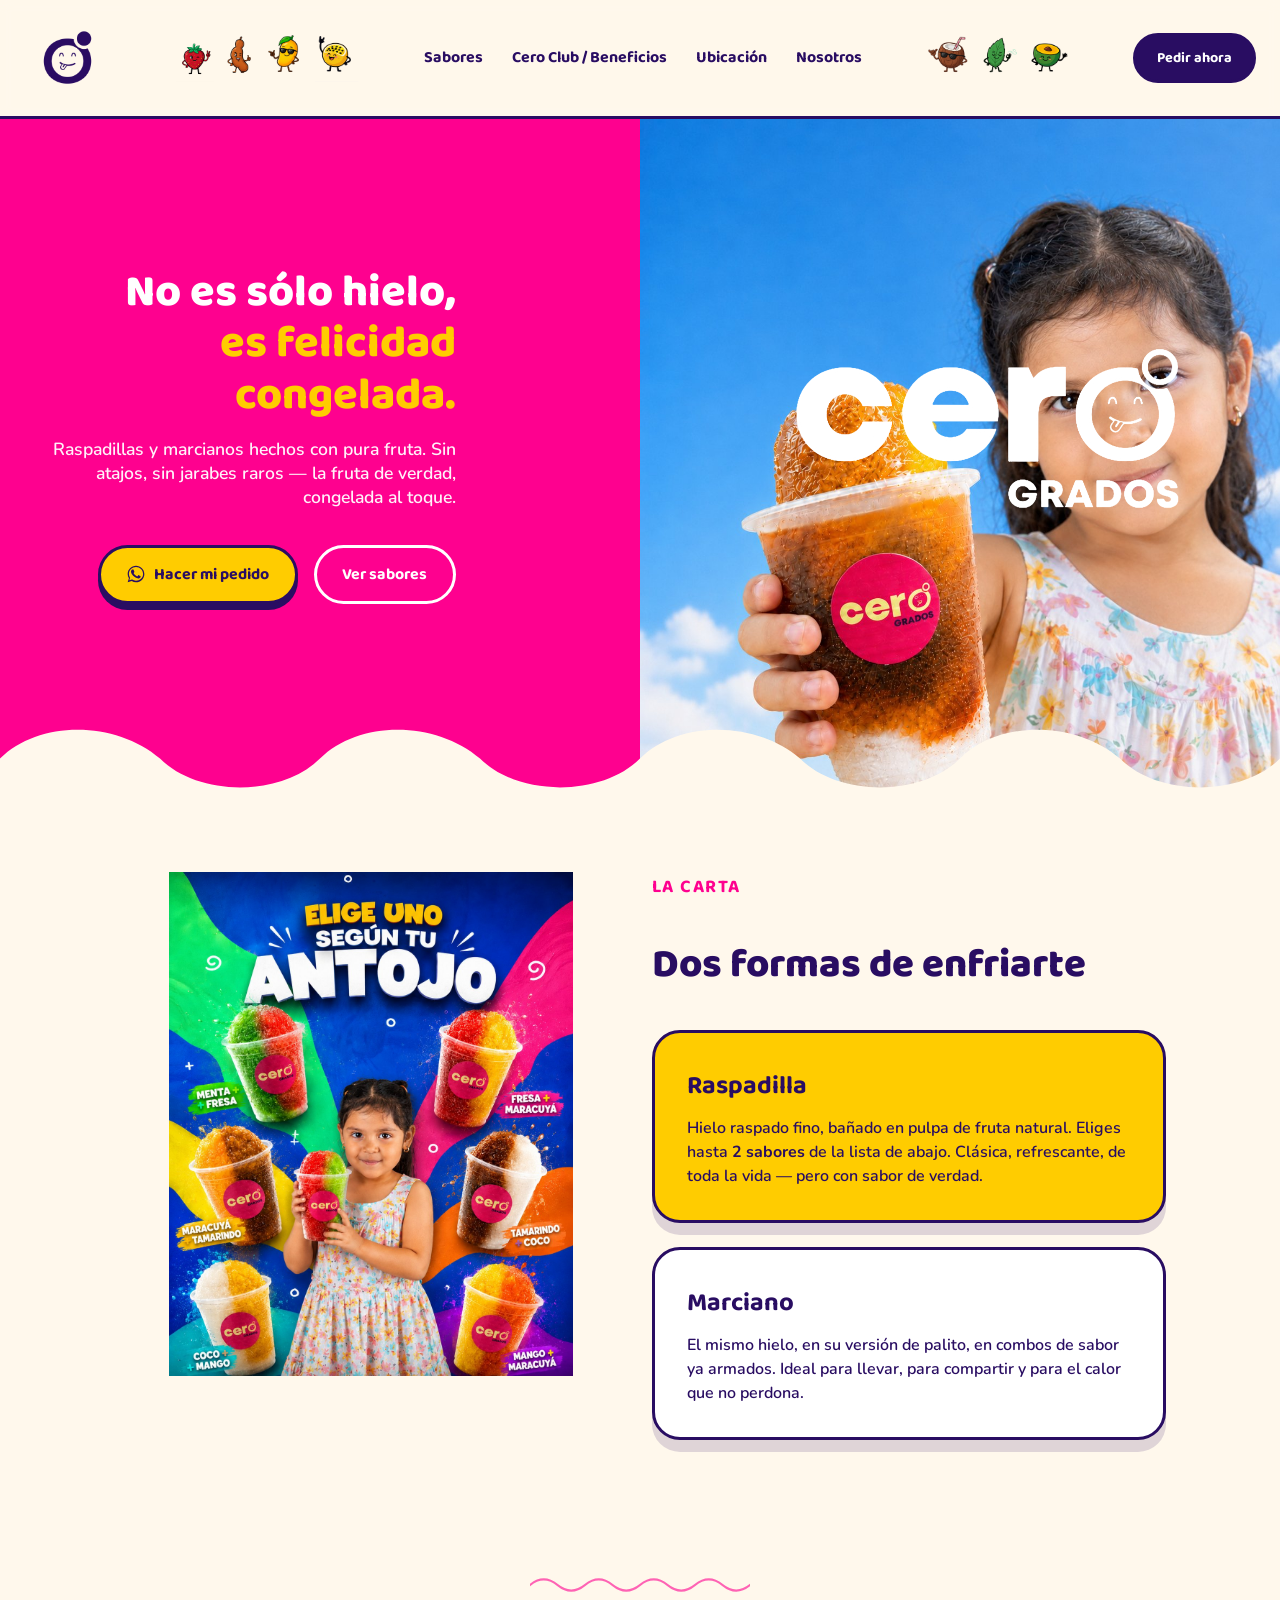
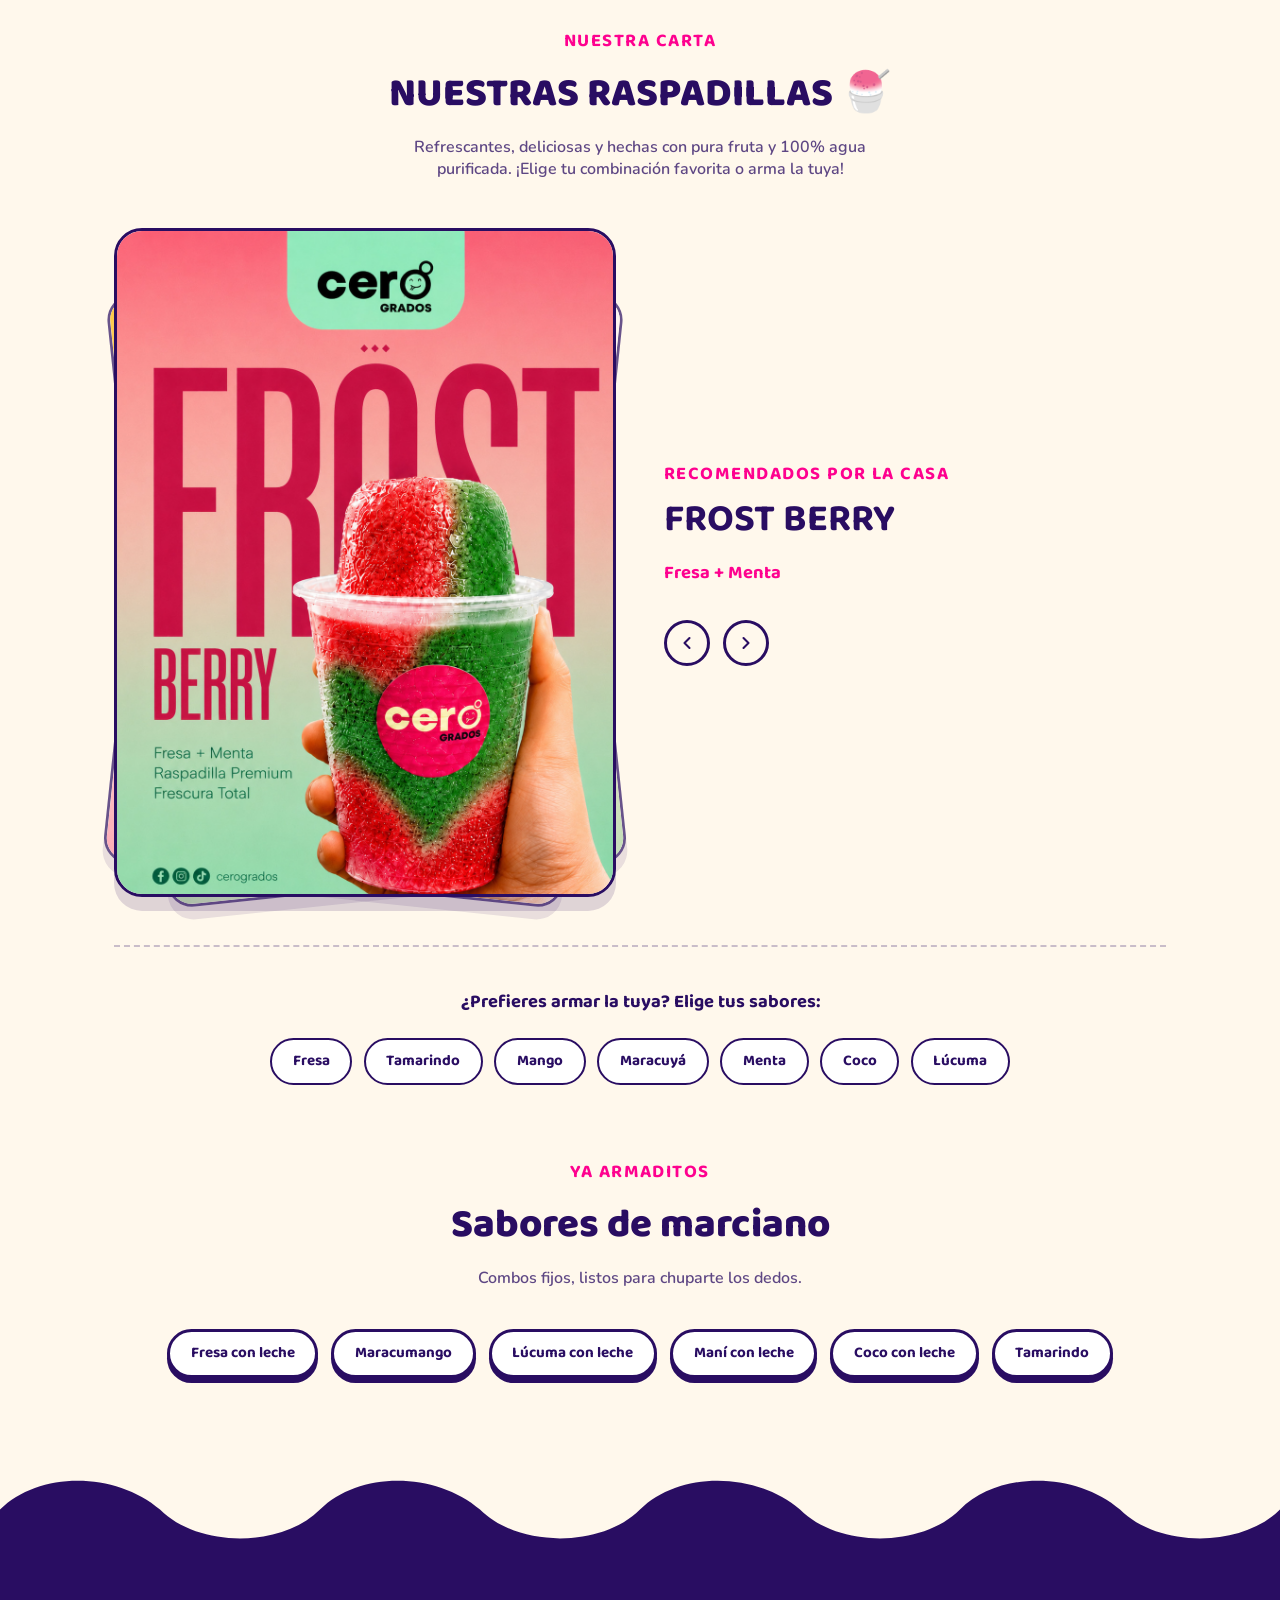
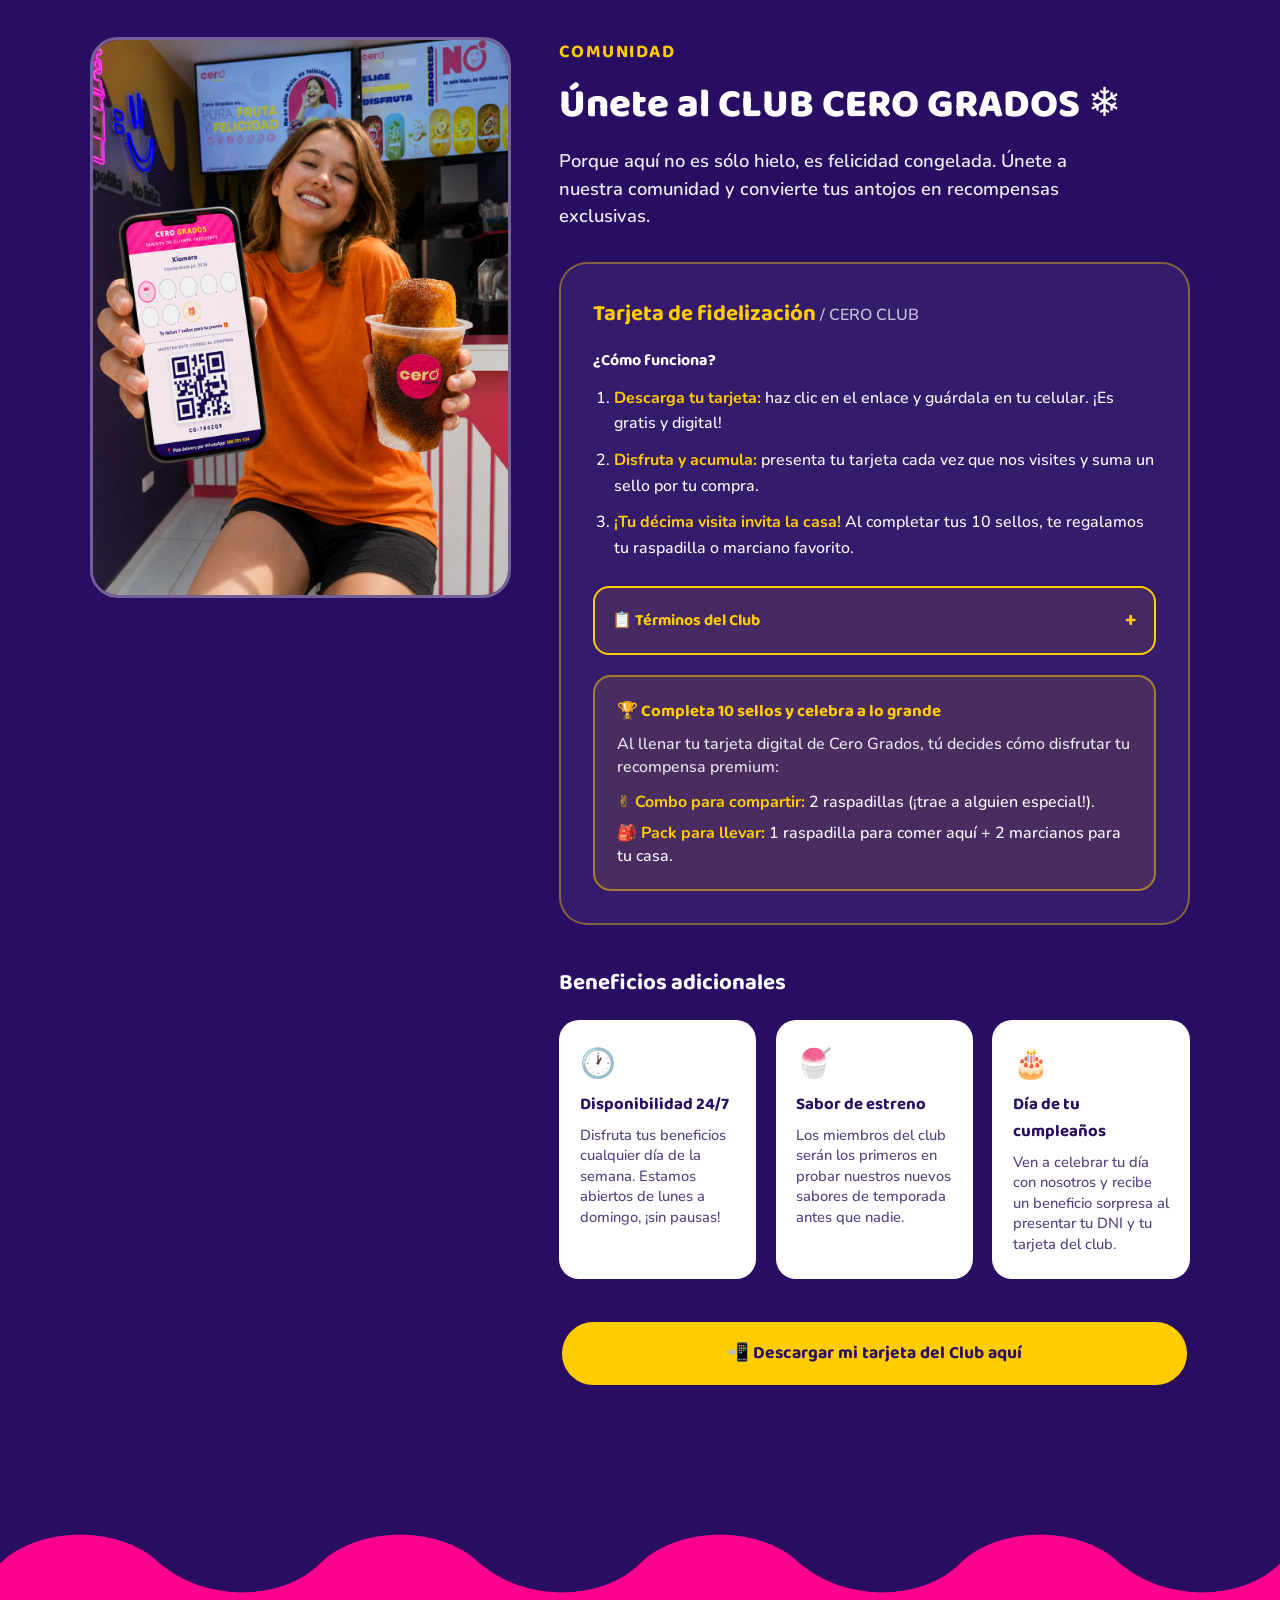
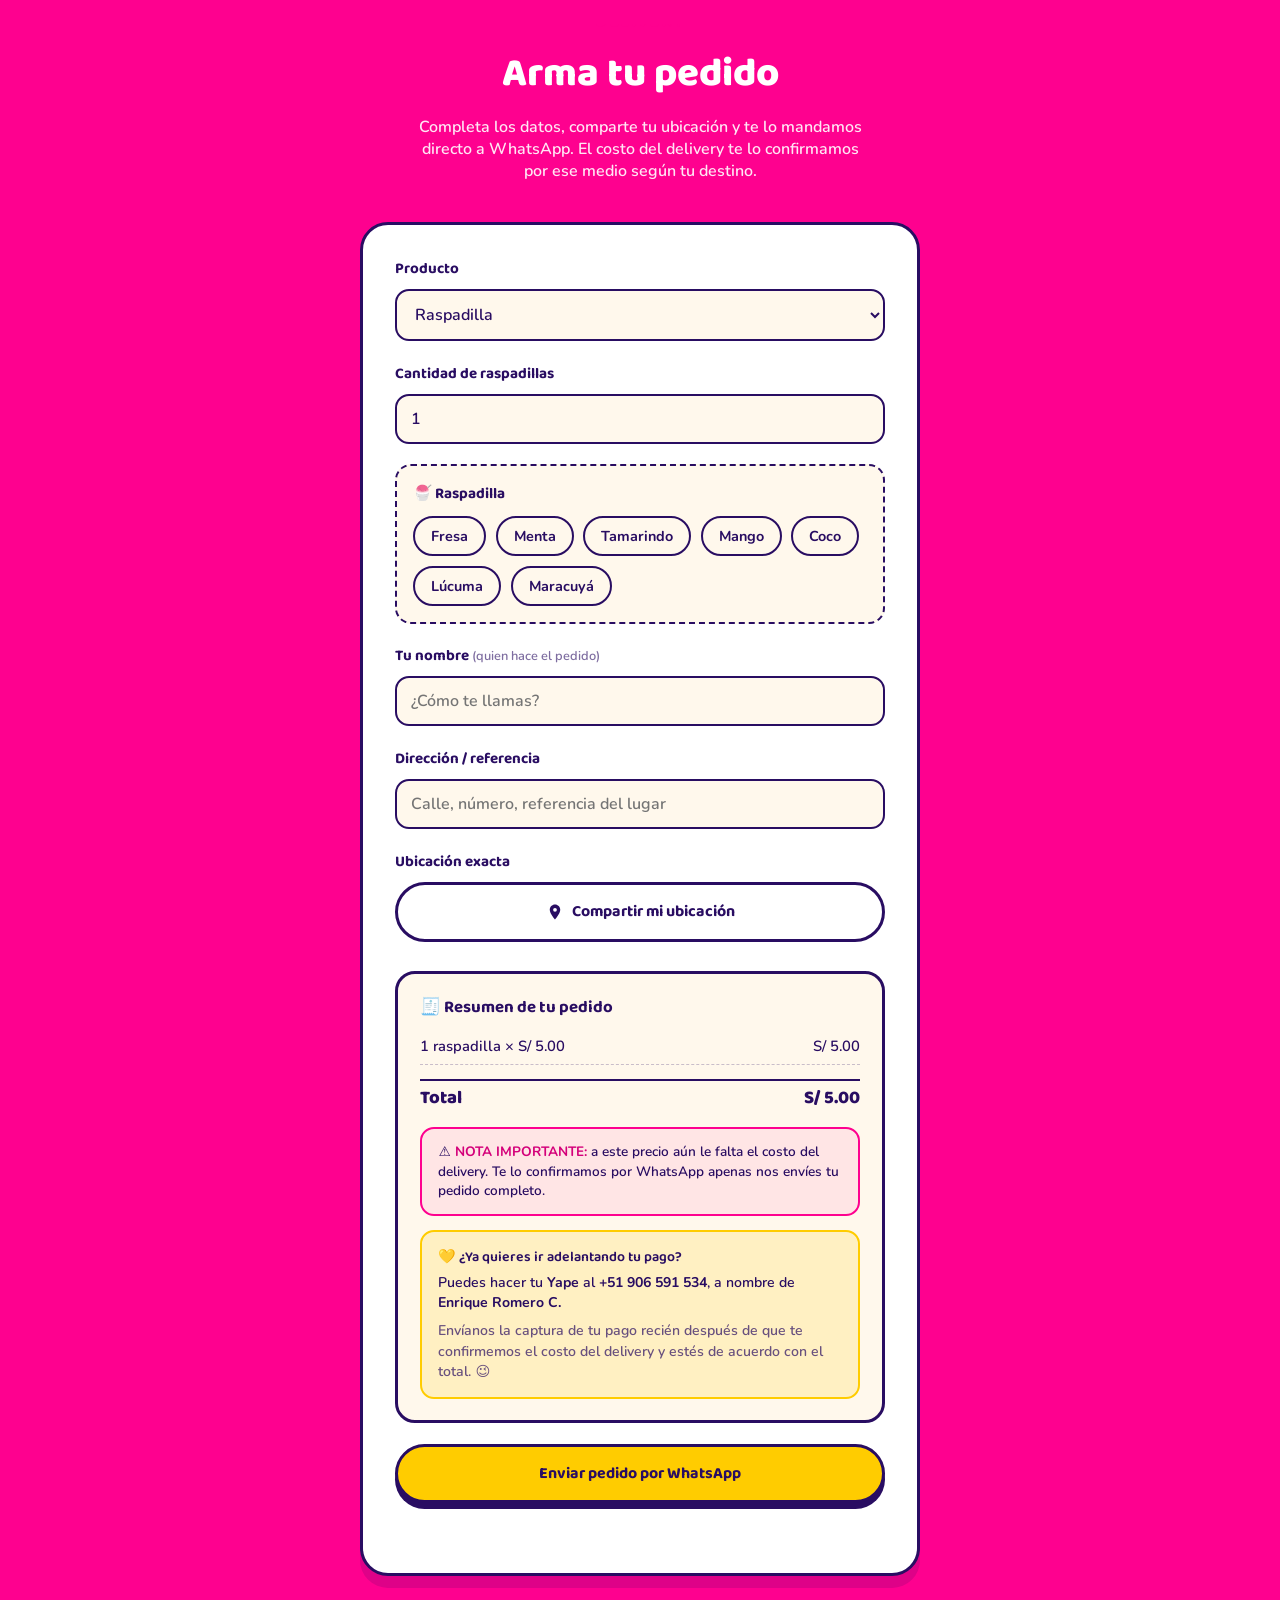
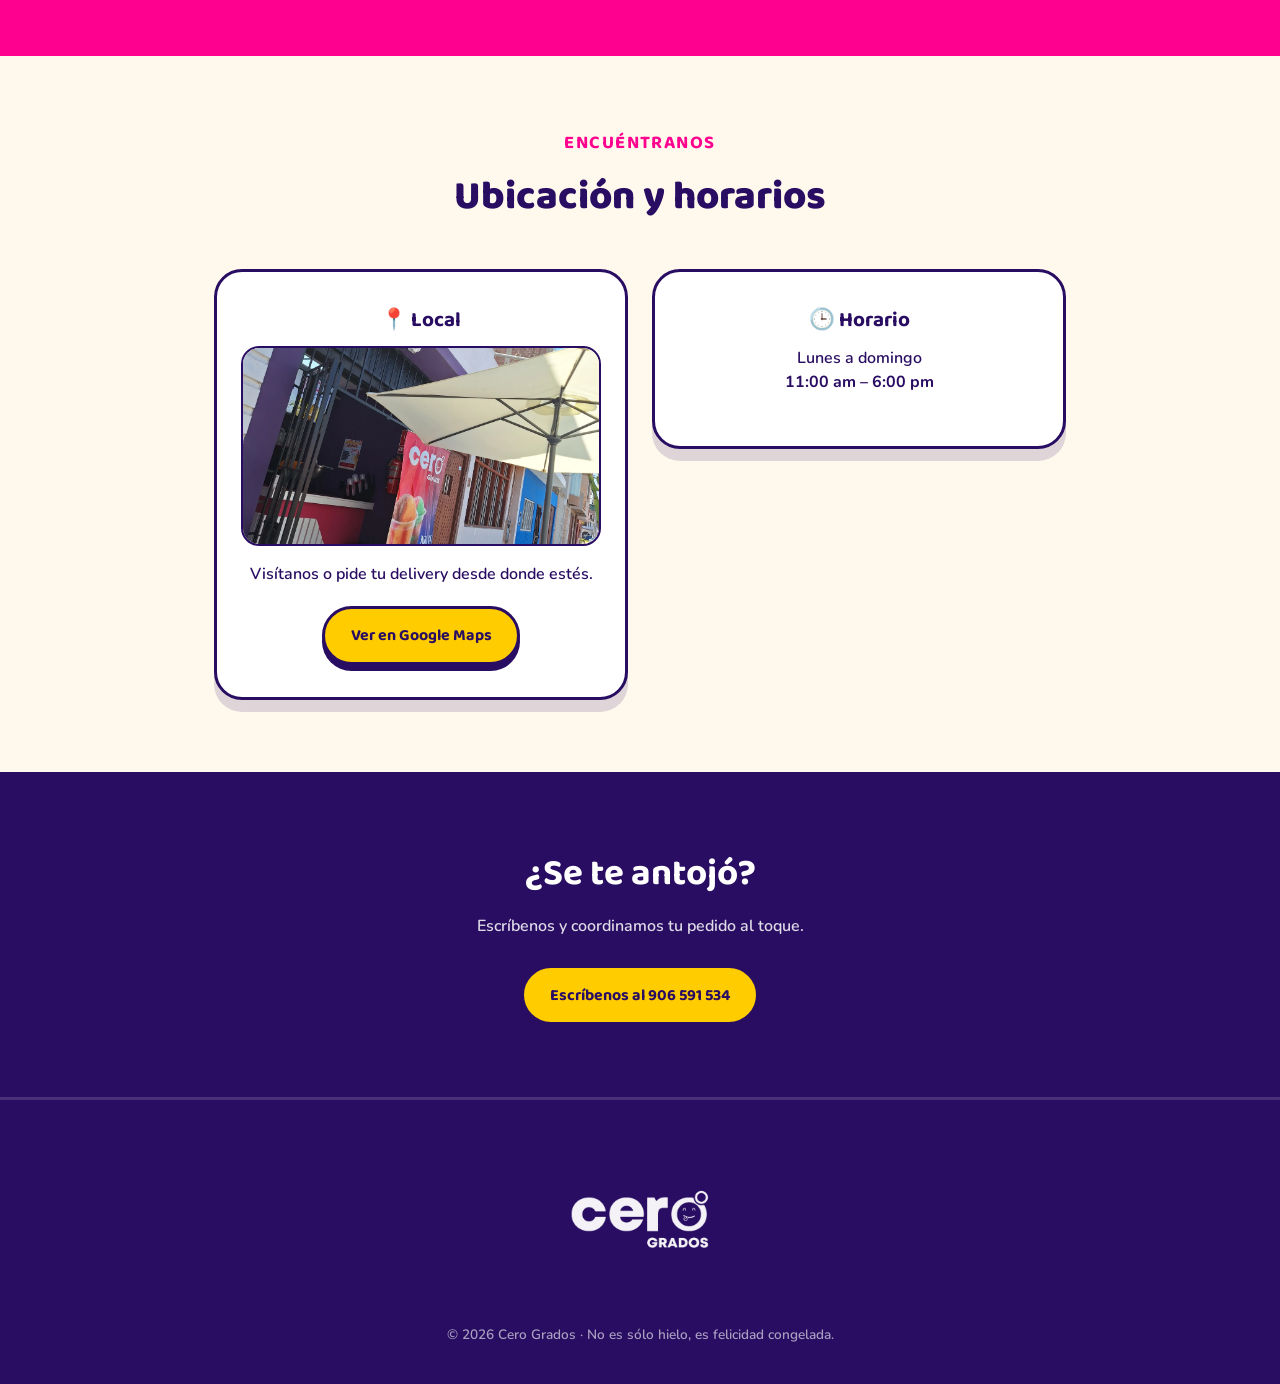
<file: index.html>
<!DOCTYPE html>
<html lang="es-PE">
<head>
<meta charset="UTF-8">
<meta name="viewport" content="width=device-width, initial-scale=1.0">
<title>CERO GRADOS · Raspadillas y marcianos de pura fruta</title>
<meta name="description" content="CERO GRADOS — Raspadillas y marcianos de pura fruta. No es sólo hielo, es felicidad congelada.">
<link rel="preconnect" href="https://fonts.googleapis.com">
<link rel="preconnect" href="https://fonts.gstatic.com" crossorigin>
<link href="https://fonts.googleapis.com/css2?family=Baloo+2:wght@500;700;800&family=Nunito:wght@400;600;700;800&display=swap" rel="stylesheet">
<link rel="stylesheet" href="style.css">
<link rel="icon" type="image/png" href="assets/isotipo.png">
</head>
<body>

<header class="nav">
  <a href="#top" class="nav-brand">
    <img src="assets/isotipo.png" alt="Cero Grados" class="nav-logo">
  </a>
  <div class="nav-mascots">
    <img src="assets/fresa_t.png" alt="">
    <img src="assets/tamarindo_t.png" alt="">
    <img src="assets/mango_t.png" alt="">
    <img src="assets/maracuya_t.png" alt="">
  </div>
  <nav class="nav-links">
    <a href="#sabores">Sabores</a>
    <a href="#club" class="nav-club">Cero Club / Beneficios</a>
    <a href="#ubicacion">Ubicación</a>
    <a href="#nosotros">Nosotros</a>
  </nav>
  <div class="nav-mascots">
    <img src="assets/coco_t.png" alt="">
    <img src="assets/menta_t.png" alt="">
    <img src="assets/lucuma_t.png" alt="">
  </div>
  <a href="#pedido" class="btn btn-nav">Pedir ahora</a>
</header>

<main id="top">

  <!-- HERO -->
  <section class="hero">
    <img src="assets/hero_side.jpg" alt="" class="hero-side-img" aria-hidden="true">
    <div class="hero-inner">
      <div class="hero-text">
        <p class="hero-slogan">No es sólo hielo,<br><span>es felicidad congelada.</span></p>
        <p class="hero-sub">Raspadillas y marcianos hechos con pura fruta. Sin atajos, sin jarabes raros — la fruta de verdad, congelada al toque.</p>
        <div class="hero-ctas">
          <a href="#pedido" class="btn btn-primary">
            <svg viewBox="0 0 24 24" width="20" height="20" fill="currentColor" aria-hidden="true"><path d="M17.5 14.4c-.3-.1-1.7-.9-2-1-.3-.1-.5-.1-.7.1-.2.3-.8 1-.9 1.2-.2.2-.3.2-.6.1-.3-.1-1.3-.5-2.4-1.5-.9-.8-1.5-1.8-1.7-2.1-.2-.3 0-.5.1-.6.1-.1.3-.3.4-.5.1-.1.2-.3.3-.4.1-.2 0-.4 0-.5-.1-.1-.7-1.6-.9-2.2-.2-.5-.5-.5-.7-.5h-.6c-.2 0-.5.1-.8.4-.3.3-1 1-1 2.4s1 2.8 1.2 3c.1.2 2 3 4.8 4.3.7.3 1.2.5 1.6.6.7.2 1.3.2 1.8.1.5-.1 1.7-.7 1.9-1.4.2-.7.2-1.2.2-1.4-.1-.1-.3-.2-.6-.3z"/><path d="M12 2C6.5 2 2 6.5 2 12c0 1.9.5 3.6 1.5 5.2L2 22l4.9-1.5C8.4 21.5 10.1 22 12 22c5.5 0 10-4.5 10-10S17.5 2 12 2zm0 18c-1.7 0-3.3-.5-4.6-1.3l-.3-.2-3.1.9.9-3-.2-.3C3.9 14.7 3.5 13.4 3.5 12 3.5 7.3 7.3 3.5 12 3.5S20.5 7.3 20.5 12 16.7 20 12 20z"/></svg>
            Hacer mi pedido
          </a>
          <a href="#sabores" class="btn btn-ghost">Ver sabores</a>
        </div>
      </div>
      <img src="assets/logo_blanco.png" alt="Cero Grados — helados de raspadilla" class="hero-logo">
    </div>
  </section>

  <div class="hero-wave-wrap" aria-hidden="true">
    <div class="drip-standalone flip hero-wave"></div>
  </div>

  <!-- PRODUCTOS -->
  <section id="productos" class="productos">
    <div class="producto-layout">
      <img src="assets/raspadilla_promo.jpg" alt="Raspadillas Cero Grados" class="producto-imagen">
      <div class="producto-cards">
        <p class="eyebrow">La carta</p>
        <h2 class="section-title">Dos formas de enfriarte</h2>
        <article class="producto-card card-raspadilla">
          <h3>Raspadilla</h3>
          <p>Hielo raspado fino, bañado en pulpa de fruta natural. Eliges hasta <strong>2 sabores</strong> de la lista de abajo. Clásica, refrescante, de toda la vida — pero con sabor de verdad.</p>
        </article>
        <article class="producto-card card-marciano">
          <h3>Marciano</h3>
          <p>El mismo hielo, en su versión de palito, en combos de sabor ya armados. Ideal para llevar, para compartir y para el calor que no perdona.</p>
        </article>
      </div>
    </div>
  </section>

  <!-- SABORES RASPADILLA -->
  <section id="sabores" class="raspadillas">
    <svg class="squiggle-divider" viewBox="0 0 400 24" preserveAspectRatio="none" aria-hidden="true">
      <path d="M0 12c16.7-10 33.3-10 50 0s33.3 10 50 0 33.3-10 50 0 33.3 10 50 0 33.3-10 50 0 33.3 10 50 0 33.3-10 50 0 33.3 10 50 0" fill="none" stroke="currentColor" stroke-width="3" stroke-linecap="round"/>
    </svg>
    <!-- BLOQUE 1: título y promesa -->
    <p class="eyebrow">Nuestra carta</p>
    <h2 class="section-title">NUESTRAS RASPADILLAS 🍧</h2>
    <p class="section-sub">Refrescantes, deliciosas y hechas con pura fruta y 100% agua purificada. ¡Elige tu combinación favorita o arma la tuya!</p>

    <!-- BLOQUE 2: carrusel animado de combinaciones estrella -->
    <div class="combo-carousel">
      <div class="combo-media">
        <div class="combo-img-stack" id="comboImgStack"></div>
      </div>
      <div class="combo-info">
        <div class="combo-text" id="comboText">
          <p class="combo-label">Recomendados por la casa</p>
          <h3 id="comboName"></h3>
          <p id="comboFlavors"></p>
        </div>
        <div class="combo-controls">
          <button type="button" id="comboPrev" class="combo-arrow" aria-label="Combinación anterior">
            <svg viewBox="0 0 24 24" width="20" height="20" fill="none" stroke="currentColor" stroke-width="2.5" stroke-linecap="round" stroke-linejoin="round"><path d="M15 18l-6-6 6-6"/></svg>
          </button>
          <button type="button" id="comboNext" class="combo-arrow" aria-label="Siguiente combinación">
            <svg viewBox="0 0 24 24" width="20" height="20" fill="none" stroke="currentColor" stroke-width="2.5" stroke-linecap="round" stroke-linejoin="round"><path d="M9 18l6-6-6-6"/></svg>
          </button>
        </div>
      </div>
    </div>

    <!-- BLOQUE 3: menú tradicional / arma la tuya -->
    <div class="build-your-own">
      <p class="build-title">¿Prefieres armar la tuya? Elige tus sabores:</p>
      <div class="flavor-pills">
        <span class="flavor-pill">Fresa</span>
        <span class="flavor-pill">Tamarindo</span>
        <span class="flavor-pill">Mango</span>
        <span class="flavor-pill">Maracuyá</span>
        <span class="flavor-pill">Menta</span>
        <span class="flavor-pill">Coco</span>
        <span class="flavor-pill">Lúcuma</span>
      </div>
    </div>
  </section>

  <!-- SABORES MARCIANO -->
  <section class="marcianos">
    <p class="eyebrow">Ya armaditos</p>
    <h2 class="section-title">Sabores de marciano</h2>
    <p class="section-sub">Combos fijos, listos para chuparte los dedos.</p>
    <ul class="marciano-list">
      <li>Fresa con leche</li>
      <li>Maracumango</li>
      <li>Lúcuma con leche</li>
      <li>Maní con leche</li>
      <li>Coco con leche</li>
      <li>Tamarindo</li>
    </ul>
  </section>

  <div class="drip-standalone flip" aria-hidden="true"></div>

  <!-- CERO CLUB -->
  <section id="club" class="club">
    <div class="club-inner">
      <div class="club-media">
        <img src="assets/cero-club.jpg" alt="Cero Club" class="club-img">
      </div>

      <div class="club-content">
        <p class="eyebrow light">Comunidad</p>
        <h2 class="section-title light">Únete al CLUB CERO GRADOS ❄️</h2>
        <p class="club-intro">Porque aquí no es sólo hielo, es felicidad congelada. Únete a nuestra comunidad y convierte tus antojos en recompensas exclusivas.</p>

        <div class="club-card">
          <h3>Tarjeta de fidelización <span>/ CERO CLUB</span></h3>
          <p class="club-subhead">¿Cómo funciona?</p>
          <ol class="club-steps">
            <li><strong>Descarga tu tarjeta:</strong> haz clic en el enlace y guárdala en tu celular. ¡Es gratis y digital!</li>
            <li><strong>Disfruta y acumula:</strong> presenta tu tarjeta cada vez que nos visites y suma un sello por tu compra.</li>
            <li><strong>¡Tu décima visita invita la casa!</strong> Al completar tus 10 sellos, te regalamos tu raspadilla o marciano favorito.</li>
          </ol>

          <details class="club-terms">
            <summary>📋 Términos del Club</summary>
            <p><strong>¿Cómo gano mis sellos en CLUB CERO?</strong></p>
            <p>Te llevas <strong>(1 sello por cada visita)</strong> a nuestro local (o pedido por delivery) que tenga un consumo mínimo de S/ 5.00.</p>
            <p><strong>Importante:</strong> porque queremos verte volver seguido a disfrutar nuestra felicidad congelada, se otorga <strong>(máximo 1 sello por cliente al día)</strong>, sin importar el monto total de tu compra en ese momento. ¡Vuelve pronto por el siguiente!</p>
          </details>

          <div class="club-reward">
            <h4>🏆 Completa 10 sellos y celebra a lo grande</h4>
            <p>Al llenar tu tarjeta digital de Cero Grados, tú decides cómo disfrutar tu recompensa premium:</p>
            <ul>
              <li><strong>✌️ Combo para compartir:</strong> 2 raspadillas (¡trae a alguien especial!).</li>
              <li><strong>🎒 Pack para llevar:</strong> 1 raspadilla para comer aquí + 2 marcianos para tu casa.</li>
            </ul>
          </div>
        </div>

        <h3 class="club-benefits-title">Beneficios adicionales</h3>
        <div class="club-benefits">
          <div class="benefit-card">
            <span class="benefit-icon">🕐</span>
            <h4>Disponibilidad 24/7</h4>
            <p>Disfruta tus beneficios cualquier día de la semana. Estamos abiertos de lunes a domingo, ¡sin pausas!</p>
          </div>
          <div class="benefit-card">
            <span class="benefit-icon">🍧</span>
            <h4>Sabor de estreno</h4>
            <p>Los miembros del club serán los primeros en probar nuestros nuevos sabores de temporada antes que nadie.</p>
          </div>
          <div class="benefit-card">
            <span class="benefit-icon">🎂</span>
            <h4>Día de tu cumpleaños</h4>
            <p>Ven a celebrar tu día con nosotros y recibe un beneficio sorpresa al presentar tu DNI y tu tarjeta del club.</p>
          </div>
        </div>

        <a href="https://enriqueromerocerna.github.io/CEROCLUB/" target="_blank" rel="noopener" class="btn btn-primary btn-block club-cta">📲 Descargar mi tarjeta del Club aquí</a>
      </div>
    </div>
  </section>

  <div class="club-exit-wave" aria-hidden="true">
    <div class="club-exit-backing"></div>
    <div class="drip-standalone flip"></div>
  </div>

  <div class="pedido-wave-wrap" aria-hidden="true">
    <div class="pedido-wave-backing"></div>
    <div class="drip-standalone pedido-wave"></div>
  </div>

  <!-- PEDIDO / DELIVERY -->
  <section id="pedido" class="pedido">
    <p class="eyebrow">Delivery</p>
    <h2 class="section-title light">Arma tu pedido</h2>
    <p class="section-sub light">Completa los datos, comparte tu ubicación y te lo mandamos directo a WhatsApp. El costo del delivery te lo confirmamos por ese medio según tu destino.</p>

    <form id="orderForm" class="order-form" novalidate>

      <div class="field">
        <label for="tipo">Producto</label>
        <select id="tipo" name="tipo">
          <option value="Raspadilla">Raspadilla</option>
          <option value="Marciano">Marciano</option>
          <option value="Ambos">Ambos</option>
        </select>
      </div>

      <div class="field-row" id="grupoCantidades">
        <div class="field" id="fieldCantidadRaspadilla">
          <label for="cantidadRaspadilla">Cantidad de raspadillas</label>
          <input type="number" id="cantidadRaspadilla" min="1" value="1">
        </div>
        <div class="field" id="fieldCantidadMarciano" hidden>
          <label for="cantidadMarciano">Cantidad de marcianos</label>
          <input type="number" id="cantidadMarciano" min="1" value="1">
        </div>
      </div>

      <div id="bloquesRaspadilla" class="unit-blocks"></div>
      <div id="bloquesMarciano" class="unit-blocks"></div>

      <div class="field">
        <label for="nombre">Tu nombre <span class="hint">(quien hace el pedido)</span></label>
        <input type="text" id="nombre" placeholder="¿Cómo te llamas?">
      </div>

      <div class="field">
        <label for="referencia">Dirección / referencia</label>
        <input type="text" id="referencia" placeholder="Calle, número, referencia del lugar">
      </div>

      <div class="field">
        <label>Ubicación exacta</label>
        <button type="button" id="btnUbicacion" class="btn btn-outline btn-block">
          <svg viewBox="0 0 24 24" width="18" height="18" fill="currentColor" aria-hidden="true"><path d="M12 2C8.1 2 5 5.1 5 9c0 5.2 7 13 7 13s7-7.8 7-13c0-3.9-3.1-7-7-7zm0 9.5A2.5 2.5 0 1 1 12 6.5a2.5 2.5 0 0 1 0 5z"/></svg>
          Compartir mi ubicación
        </button>
        <p id="ubicacionStatus" class="hint"></p>
      </div>

      <div id="resumenPedido" class="resumen-pedido" aria-live="polite">
        <p class="resumen-title">🧾 Resumen de tu pedido</p>
        <ul id="resumenLista" class="resumen-lista"></ul>
        <div class="resumen-total">
          <span>Total</span>
          <span id="resumenTotal">S/ 0.00</span>
        </div>
        <p class="resumen-nota">⚠️ <strong>NOTA IMPORTANTE:</strong> a este precio aún le falta el costo del delivery. Te lo confirmamos por WhatsApp apenas nos envíes tu pedido completo.</p>
        <div class="resumen-pago">
          <p class="resumen-pago-title">💛 ¿Ya quieres ir adelantando tu pago?</p>
          <p>Puedes hacer tu <strong>Yape</strong> al <strong>+51 906 591 534</strong>, a nombre de <strong>Enrique Romero C.</strong></p>
          <p class="hint">Envíanos la captura de tu pago recién después de que te confirmemos el costo del delivery y estés de acuerdo con el total. 😉</p>
        </div>
      </div>

      <button type="submit" id="btnEnviar" class="btn btn-primary btn-block">Enviar pedido por WhatsApp</button>
      <p id="formError" class="form-error" role="alert"></p>
    </form>
  </section>

  <!-- UBICACIÓN Y HORARIOS -->
  <section id="ubicacion" class="ubicacion">
    <p class="eyebrow">Encuéntranos</p>
    <h2 class="section-title">Ubicación y horarios</h2>

    <div class="ubicacion-grid">
      <div class="info-card">
        <h3>📍 Local</h3>
        <img src="assets/local.jpg" alt="Fachada del local Cero Grados" class="local-photo">
        <p>Visítanos o pide tu delivery desde donde estés.</p>
        <a href="https://maps.app.goo.gl/4QSLEFNCwFCXA7MKA" target="_blank" rel="noopener" class="btn btn-primary">Ver en Google Maps</a>
      </div>
      <div class="info-card">
        <h3>🕒 Horario</h3>
        <p>Lunes a domingo<br><strong>11:00 am – 6:00 pm</strong></p>
      </div>
    </div>
  </section>

  <!-- CTA FINAL -->
  <section id="nosotros" class="cta-final">
    <div class="cta-final-inner">
      <h2>¿Se te antojó?</h2>
      <p>Escríbenos y coordinamos tu pedido al toque.</p>
      <a href="https://wa.me/51906591534?text=Hola%20Cero%20Grados%2C%20quiero%20hacer%20un%20pedido%20%E2%9D%84%EF%B8%8F" class="btn btn-primary" target="_blank" rel="noopener">
        Escríbenos al 906 591 534
      </a>
    </div>
  </section>

</main>

<footer class="footer">
  <img src="assets/logo_blanco.png" alt="Cero Grados" class="footer-logo">
  <p>© <span id="year"></span> Cero Grados · No es sólo hielo, es felicidad congelada.</p>
</footer>

<script src="script.js"></script>
</body>
</html>
</file>
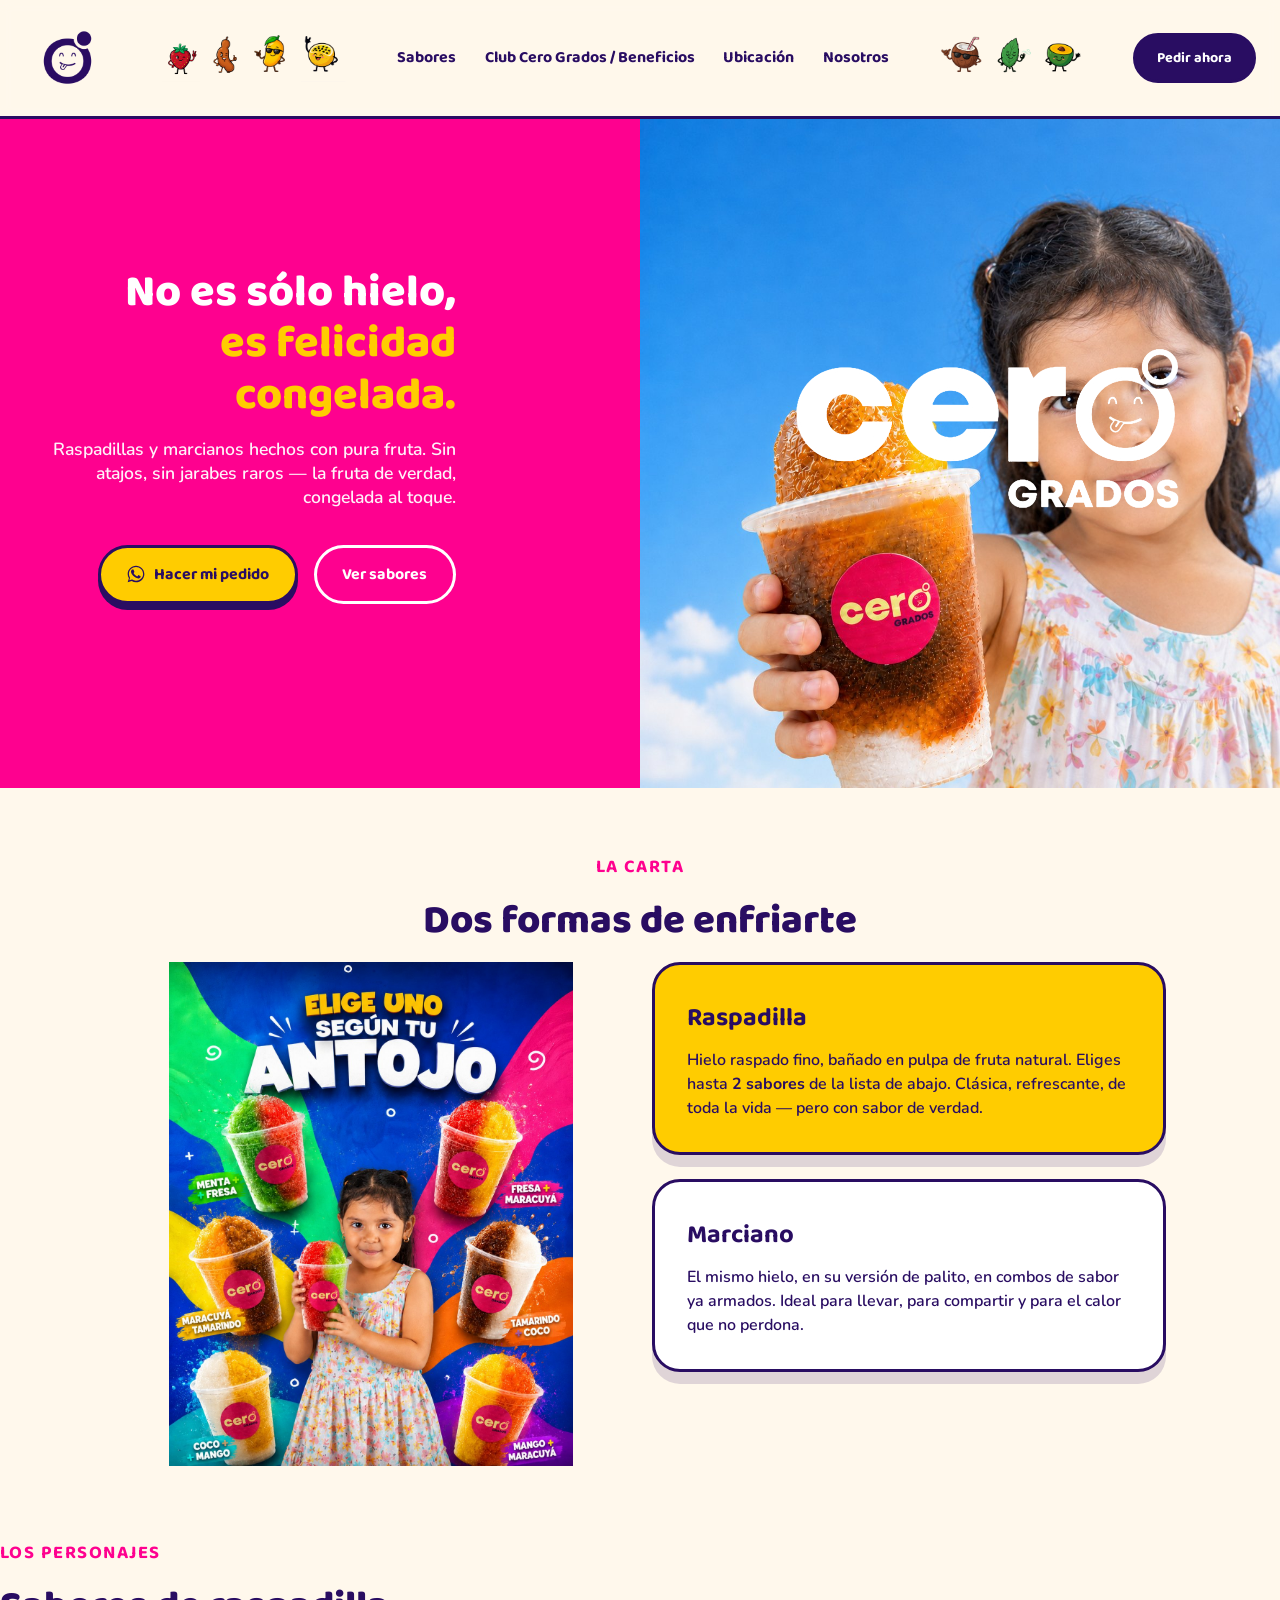
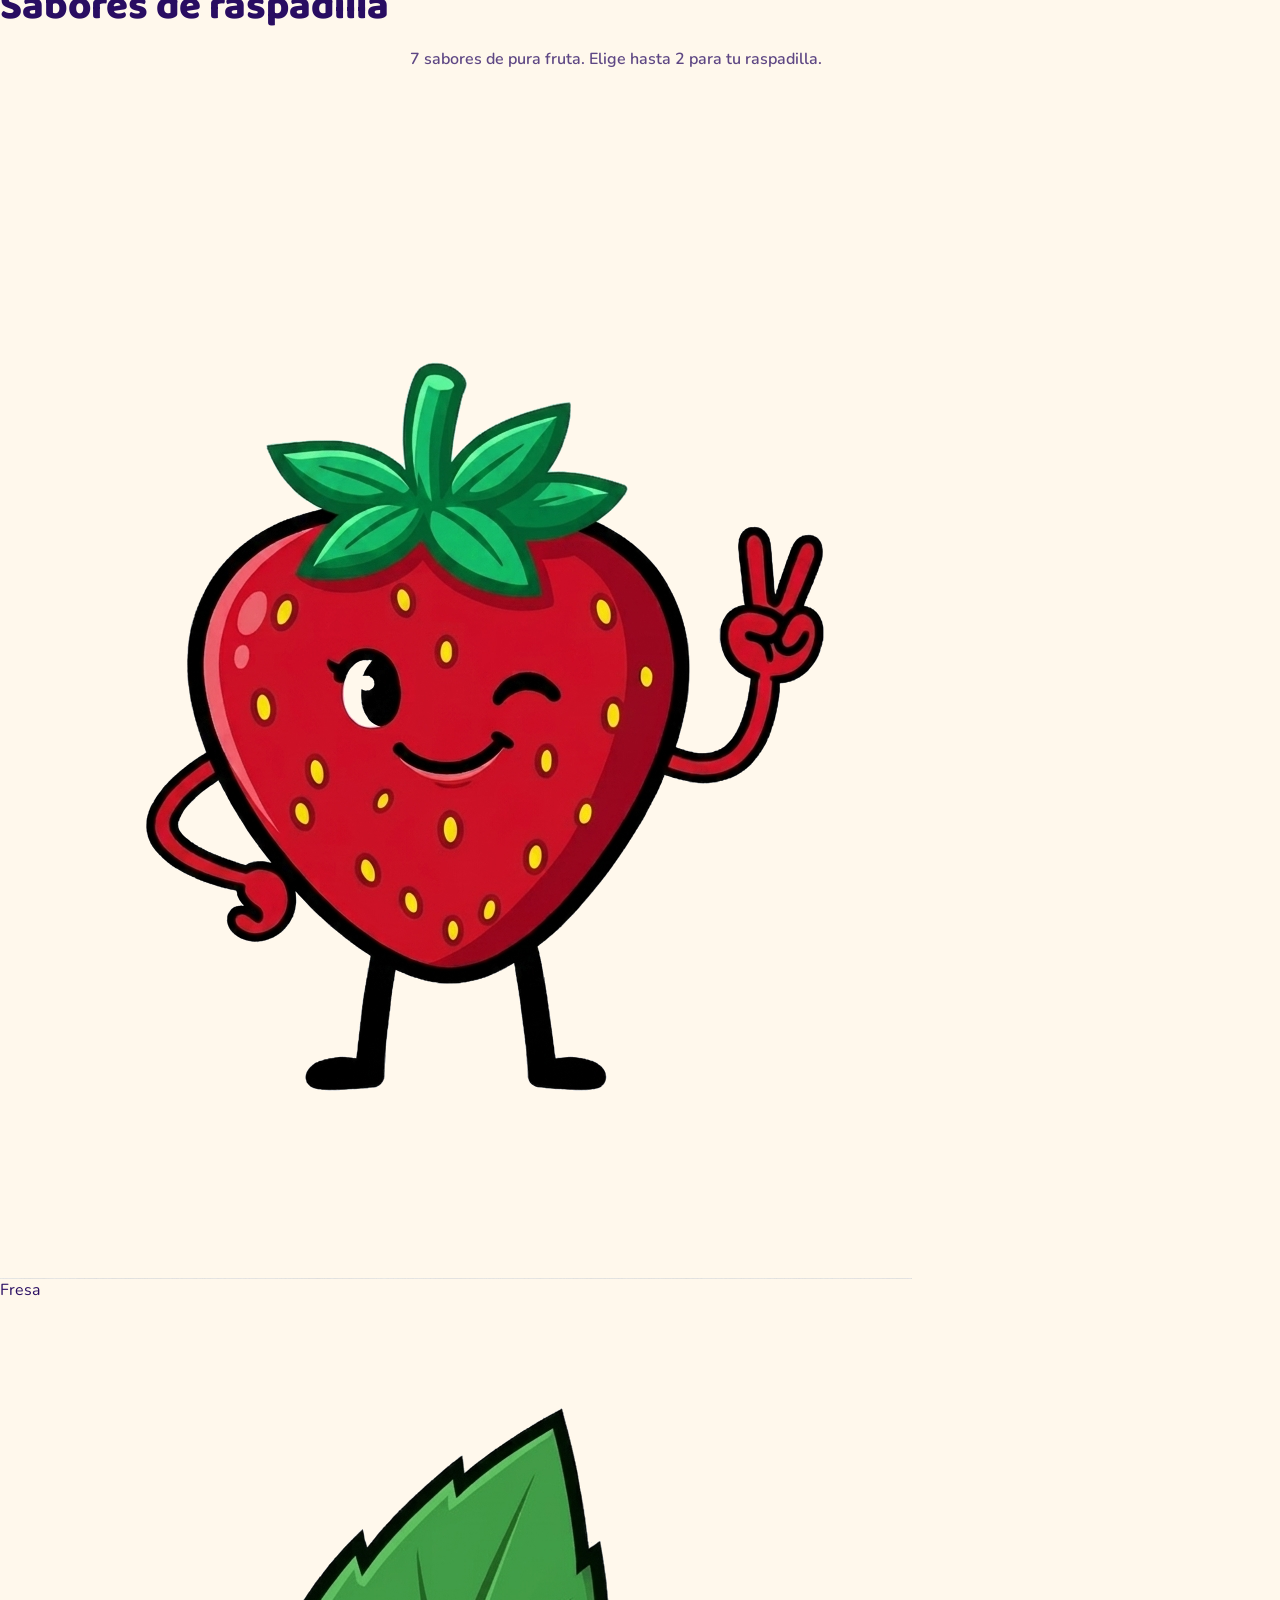
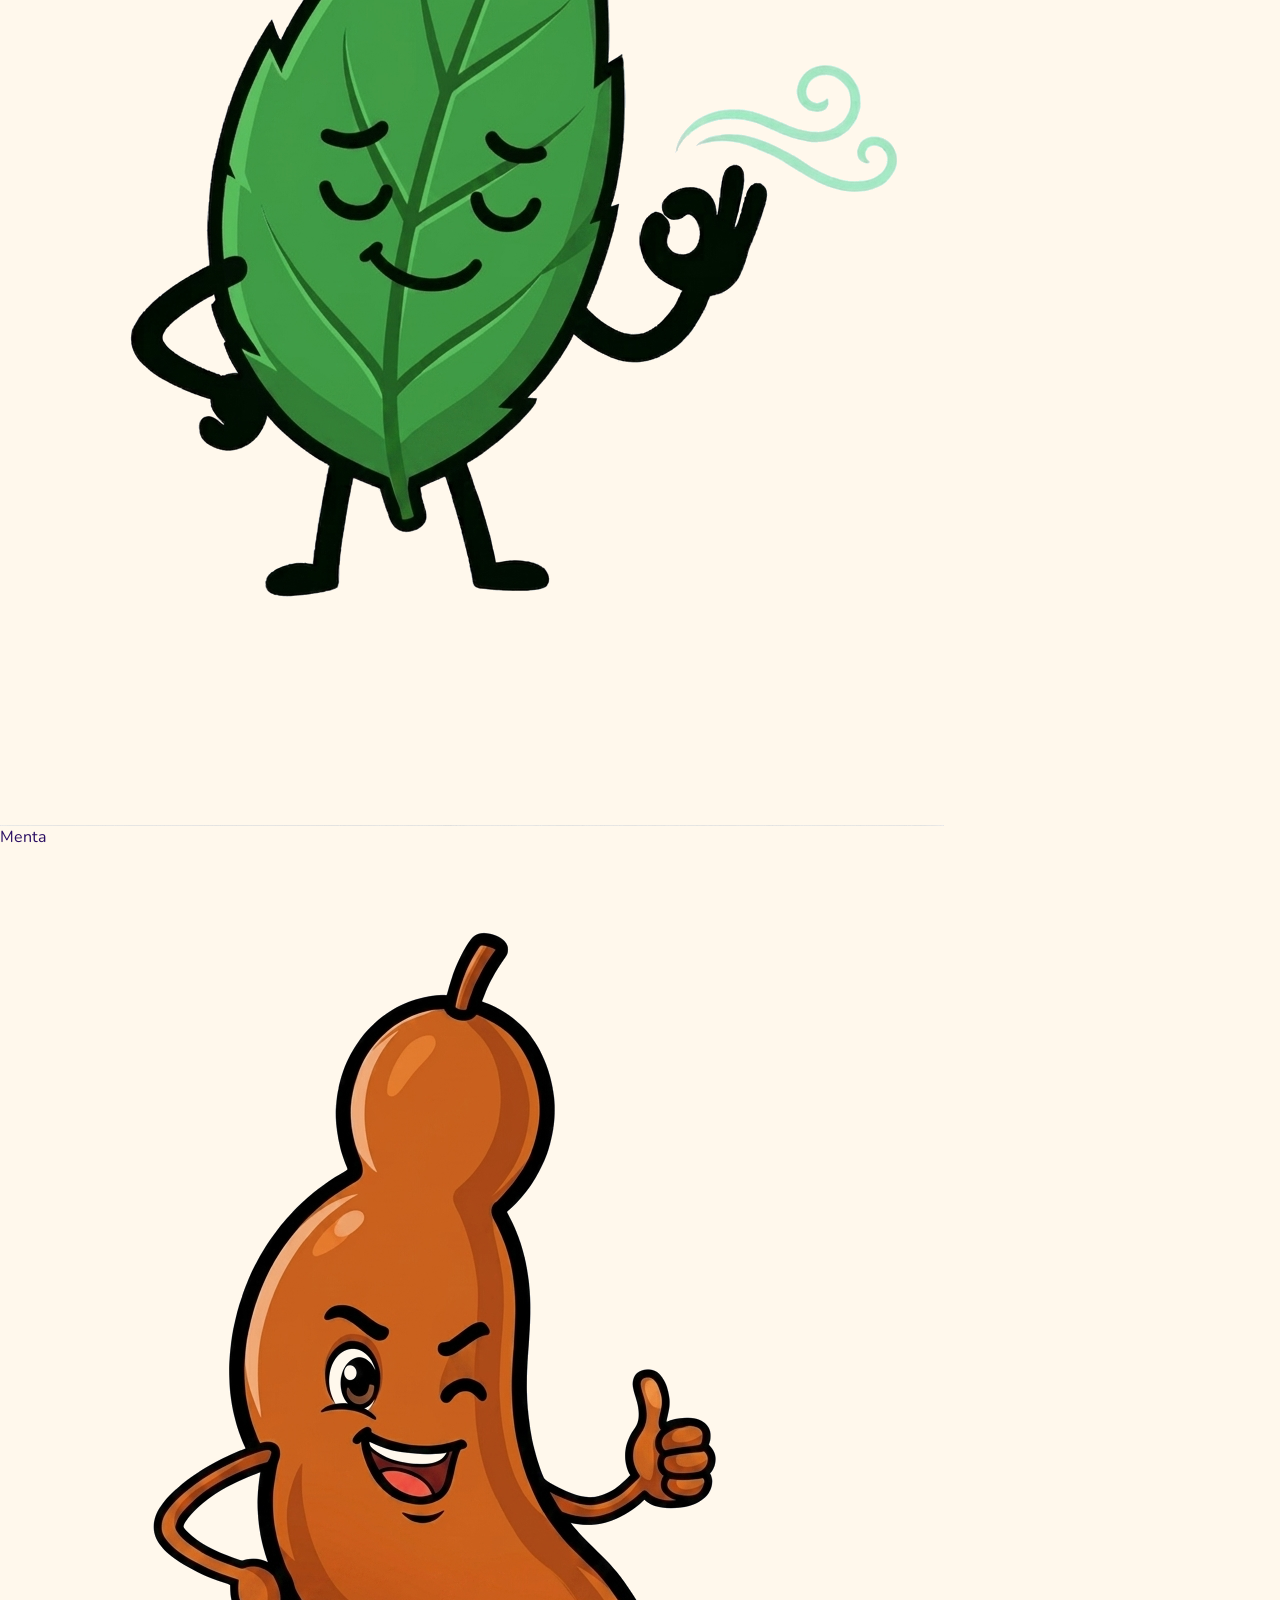
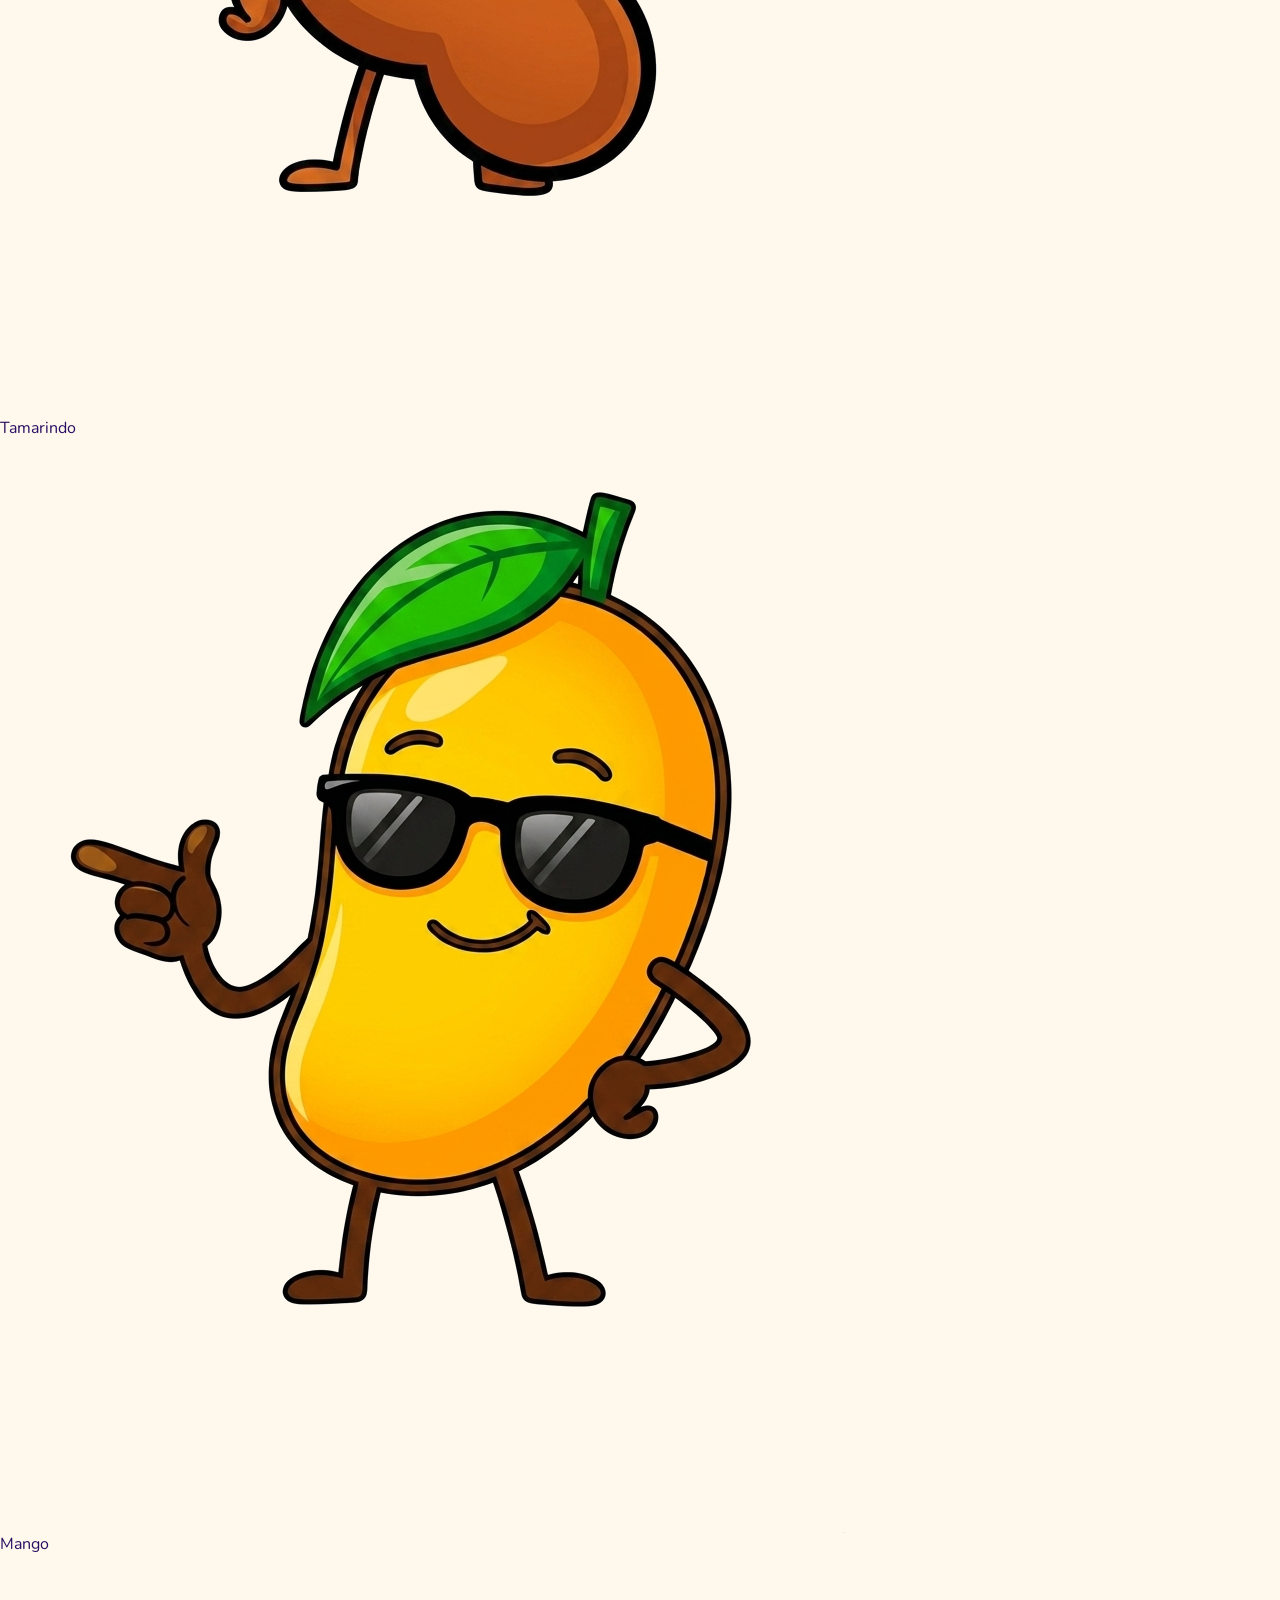
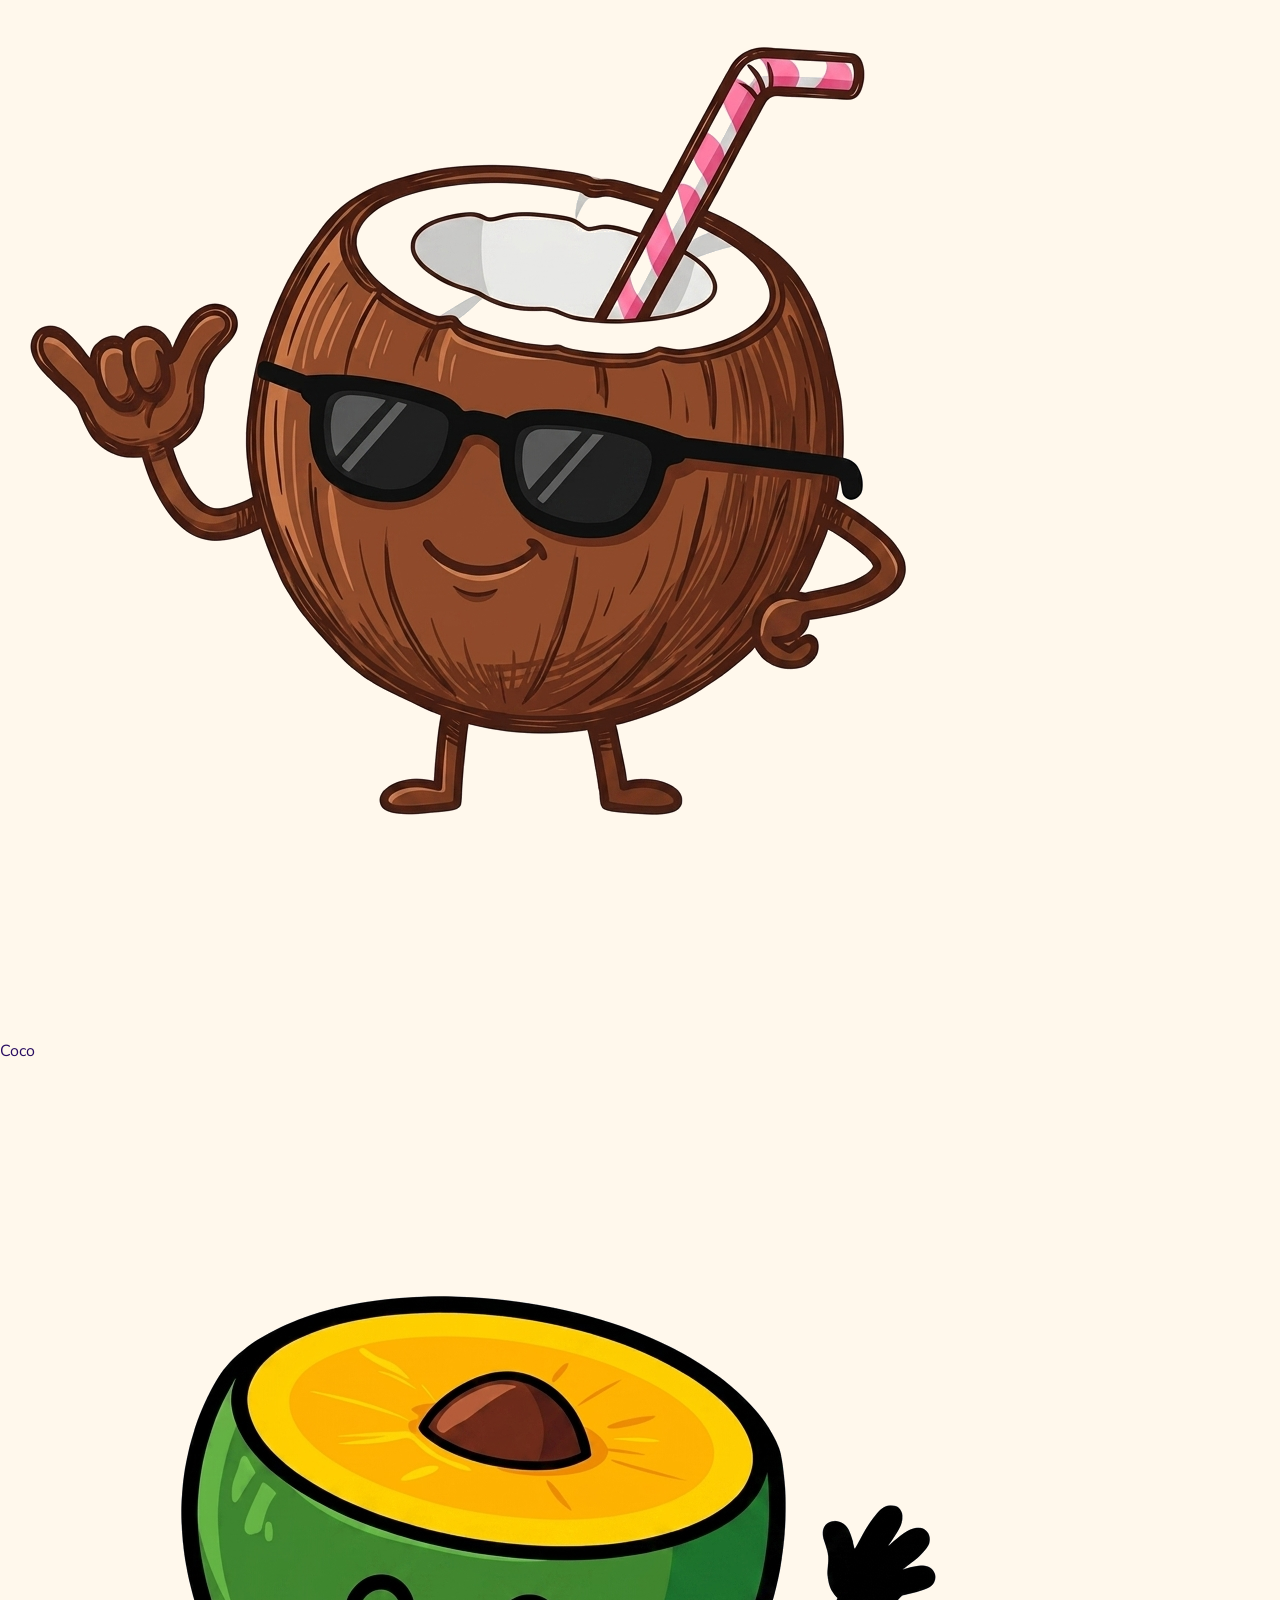
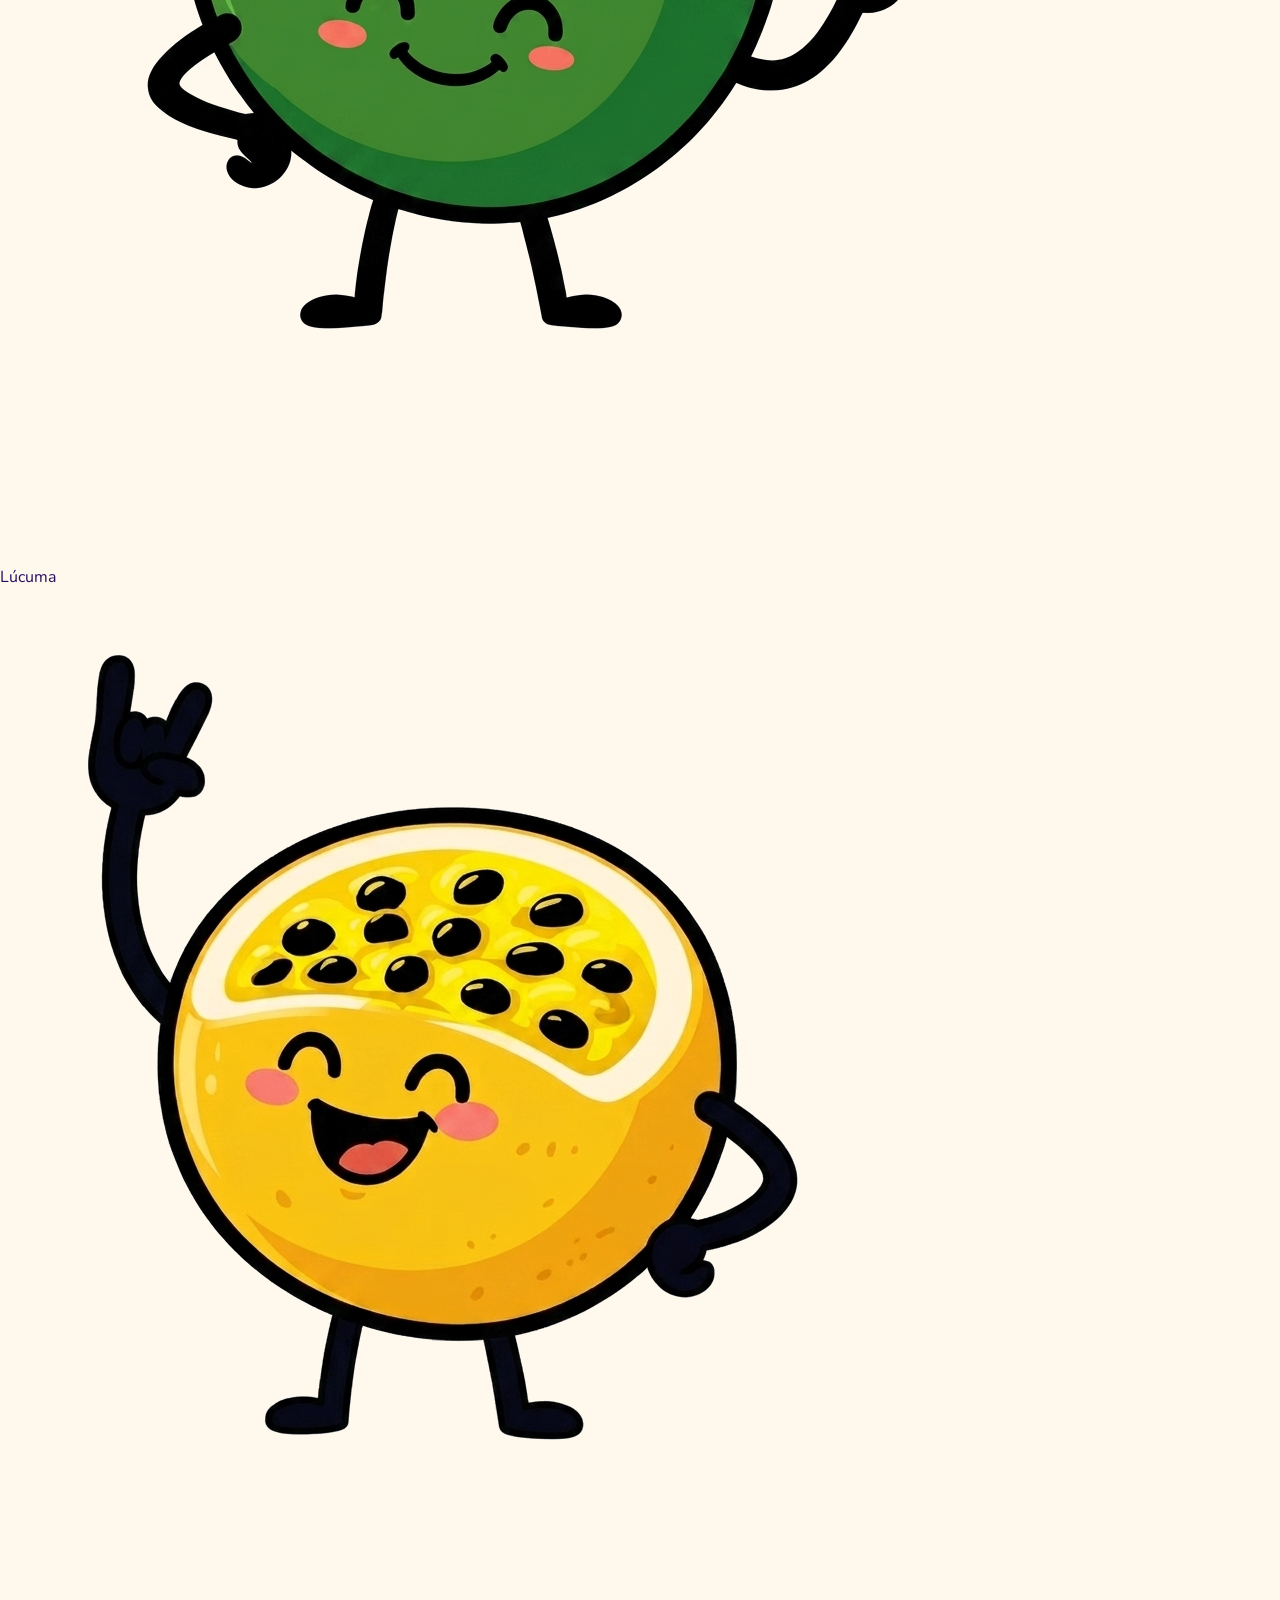
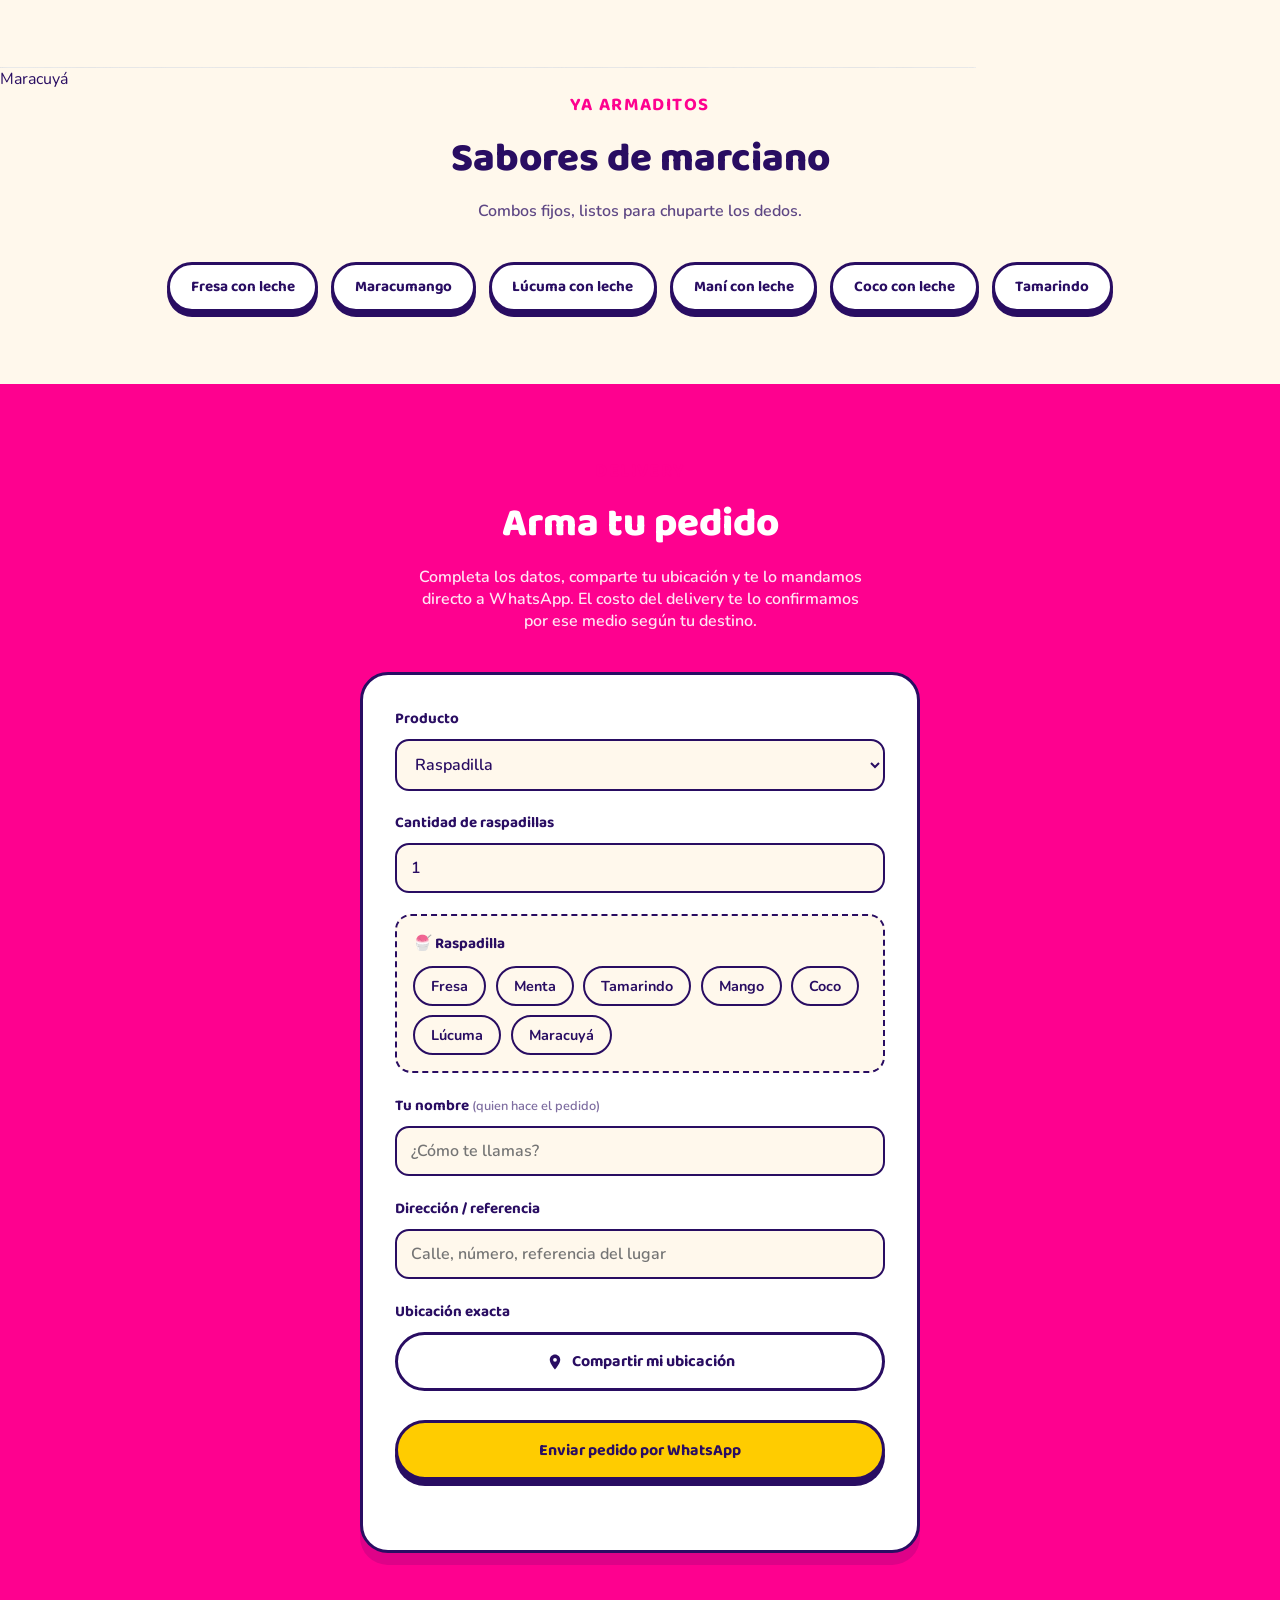
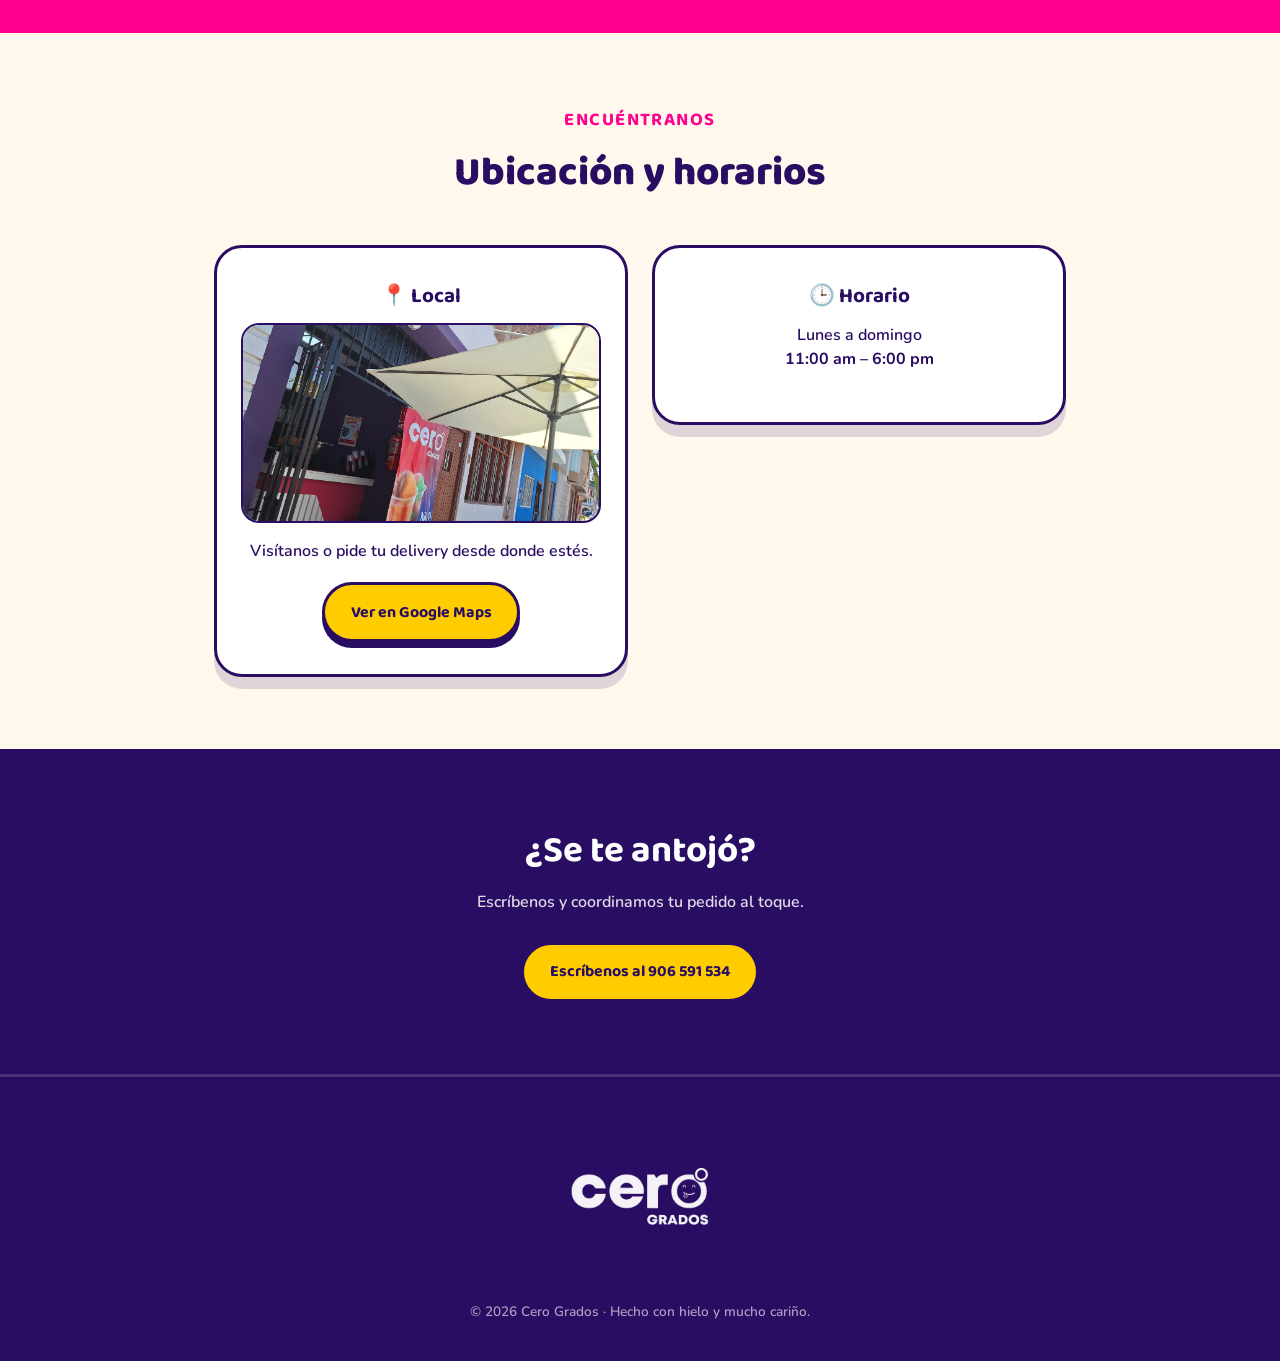
<file: index-21.html>
<!DOCTYPE html>
<html lang="es-PE">
<head>
<meta charset="UTF-8">
<meta name="viewport" content="width=device-width, initial-scale=1.0">
<title>CERO GRADOS · Raspadillas y marcianos de pura fruta</title>
<meta name="description" content="CERO GRADOS — Raspadillas y marcianos de pura fruta. No es sólo hielo, es felicidad congelada.">
<link rel="preconnect" href="https://fonts.googleapis.com">
<link rel="preconnect" href="https://fonts.gstatic.com" crossorigin>
<link href="https://fonts.googleapis.com/css2?family=Baloo+2:wght@500;700;800&family=Nunito:wght@400;600;700;800&display=swap" rel="stylesheet">
<link rel="stylesheet" href="style.css">
<link rel="icon" type="image/png" href="assets/isotipo.png">
</head>
<body>

<header class="nav">
  <a href="#top" class="nav-brand">
    <img src="assets/isotipo.png" alt="Cero Grados" class="nav-logo">
  </a>
  <div class="nav-mascots">
    <img src="assets/fresa_t.png" alt="">
    <img src="assets/tamarindo_t.png" alt="">
    <img src="assets/mango_t.png" alt="">
    <img src="assets/maracuya_t.png" alt="">
  </div>
  <nav class="nav-links">
    <a href="#sabores">Sabores</a>
    <a href="#" class="nav-club">Club Cero Grados / Beneficios</a>
    <a href="#ubicacion">Ubicación</a>
    <a href="#nosotros">Nosotros</a>
  </nav>
  <div class="nav-mascots">
    <img src="assets/coco_t.png" alt="">
    <img src="assets/menta_t.png" alt="">
    <img src="assets/lucuma_t.png" alt="">
  </div>
  <a href="#pedido" class="btn btn-nav">Pedir ahora</a>
</header>

<main id="top">

  <!-- HERO -->
  <section class="hero">
    <img src="assets/hero_side.jpg" alt="" class="hero-side-img" aria-hidden="true">
    <div class="hero-inner">
      <div class="hero-text">
        <p class="hero-slogan">No es sólo hielo,<br><span>es felicidad congelada.</span></p>
        <p class="hero-sub">Raspadillas y marcianos hechos con pura fruta. Sin atajos, sin jarabes raros — la fruta de verdad, congelada al toque.</p>
        <div class="hero-ctas">
          <a href="#pedido" class="btn btn-primary">
            <svg viewBox="0 0 24 24" width="20" height="20" fill="currentColor" aria-hidden="true"><path d="M17.5 14.4c-.3-.1-1.7-.9-2-1-.3-.1-.5-.1-.7.1-.2.3-.8 1-.9 1.2-.2.2-.3.2-.6.1-.3-.1-1.3-.5-2.4-1.5-.9-.8-1.5-1.8-1.7-2.1-.2-.3 0-.5.1-.6.1-.1.3-.3.4-.5.1-.1.2-.3.3-.4.1-.2 0-.4 0-.5-.1-.1-.7-1.6-.9-2.2-.2-.5-.5-.5-.7-.5h-.6c-.2 0-.5.1-.8.4-.3.3-1 1-1 2.4s1 2.8 1.2 3c.1.2 2 3 4.8 4.3.7.3 1.2.5 1.6.6.7.2 1.3.2 1.8.1.5-.1 1.7-.7 1.9-1.4.2-.7.2-1.2.2-1.4-.1-.1-.3-.2-.6-.3z"/><path d="M12 2C6.5 2 2 6.5 2 12c0 1.9.5 3.6 1.5 5.2L2 22l4.9-1.5C8.4 21.5 10.1 22 12 22c5.5 0 10-4.5 10-10S17.5 2 12 2zm0 18c-1.7 0-3.3-.5-4.6-1.3l-.3-.2-3.1.9.9-3-.2-.3C3.9 14.7 3.5 13.4 3.5 12 3.5 7.3 7.3 3.5 12 3.5S20.5 7.3 20.5 12 16.7 20 12 20z"/></svg>
            Hacer mi pedido
          </a>
          <a href="#sabores" class="btn btn-ghost">Ver sabores</a>
        </div>
      </div>
      <img src="assets/logo_blanco.png" alt="Cero Grados — helados de raspadilla" class="hero-logo">
    </div>
  </section>

  <div class="drip-mid" aria-hidden="true"></div>

  <!-- PRODUCTOS -->
  <section id="productos" class="productos">
    <p class="eyebrow">La carta</p>
    <h2 class="section-title">Dos formas de enfriarte</h2>
    <div class="producto-layout">
      <img src="assets/raspadilla_promo.jpg" alt="Raspadillas Cero Grados" class="producto-imagen">
      <div class="producto-cards">
        <article class="producto-card card-raspadilla">
          <h3>Raspadilla</h3>
          <p>Hielo raspado fino, bañado en pulpa de fruta natural. Eliges hasta <strong>2 sabores</strong> de la lista de abajo. Clásica, refrescante, de toda la vida — pero con sabor de verdad.</p>
        </article>
        <article class="producto-card card-marciano">
          <h3>Marciano</h3>
          <p>El mismo hielo, en su versión de palito, en combos de sabor ya armados. Ideal para llevar, para compartir y para el calor que no perdona.</p>
        </article>
      </div>
    </div>
  </section>

  <!-- SABORES RASPADILLA -->
  <section id="sabores" class="sabores">
    <p class="eyebrow">Los personajes</p>
    <h2 class="section-title">Sabores de raspadilla</h2>
    <p class="section-sub">7 sabores de pura fruta. Elige hasta 2 para tu raspadilla.</p>

    <div class="sabor-grid">
      <div class="sabor-card">
        <img src="assets/fresa_t.png" alt="Fresa">
        <span>Fresa</span>
      </div>
      <div class="sabor-card">
        <img src="assets/menta_t.png" alt="Menta">
        <span>Menta</span>
      </div>
      <div class="sabor-card">
        <img src="assets/tamarindo_t.png" alt="Tamarindo">
        <span>Tamarindo</span>
      </div>
      <div class="sabor-card">
        <img src="assets/mango_t.png" alt="Mango">
        <span>Mango</span>
      </div>
      <div class="sabor-card">
        <img src="assets/coco_t.png" alt="Coco">
        <span>Coco</span>
      </div>
      <div class="sabor-card">
        <img src="assets/lucuma_t.png" alt="Lúcuma">
        <span>Lúcuma</span>
      </div>
      <div class="sabor-card">
        <img src="assets/maracuya_t.png" alt="Maracuyá">
        <span>Maracuyá</span>
      </div>
    </div>
  </section>

  <!-- SABORES MARCIANO -->
  <section class="marcianos">
    <p class="eyebrow">Ya armaditos</p>
    <h2 class="section-title">Sabores de marciano</h2>
    <p class="section-sub">Combos fijos, listos para chuparte los dedos.</p>
    <ul class="marciano-list">
      <li>Fresa con leche</li>
      <li>Maracumango</li>
      <li>Lúcuma con leche</li>
      <li>Maní con leche</li>
      <li>Coco con leche</li>
      <li>Tamarindo</li>
    </ul>
  </section>

  <div class="drip-mid flip" aria-hidden="true"></div>

  <!-- PEDIDO / DELIVERY -->
  <section id="pedido" class="pedido">
    <p class="eyebrow">Delivery</p>
    <h2 class="section-title light">Arma tu pedido</h2>
    <p class="section-sub light">Completa los datos, comparte tu ubicación y te lo mandamos directo a WhatsApp. El costo del delivery te lo confirmamos por ese medio según tu destino.</p>

    <form id="orderForm" class="order-form" novalidate>

      <div class="field">
        <label for="tipo">Producto</label>
        <select id="tipo" name="tipo">
          <option value="Raspadilla">Raspadilla</option>
          <option value="Marciano">Marciano</option>
          <option value="Ambos">Ambos</option>
        </select>
      </div>

      <div class="field-row" id="grupoCantidades">
        <div class="field" id="fieldCantidadRaspadilla">
          <label for="cantidadRaspadilla">Cantidad de raspadillas</label>
          <input type="number" id="cantidadRaspadilla" min="1" value="1">
        </div>
        <div class="field" id="fieldCantidadMarciano" hidden>
          <label for="cantidadMarciano">Cantidad de marcianos</label>
          <input type="number" id="cantidadMarciano" min="1" value="1">
        </div>
      </div>

      <div id="bloquesRaspadilla" class="unit-blocks"></div>
      <div id="bloquesMarciano" class="unit-blocks"></div>

      <div class="field">
        <label for="nombre">Tu nombre <span class="hint">(quien hace el pedido)</span></label>
        <input type="text" id="nombre" placeholder="¿Cómo te llamas?">
      </div>

      <div class="field">
        <label for="referencia">Dirección / referencia</label>
        <input type="text" id="referencia" placeholder="Calle, número, referencia del lugar">
      </div>

      <div class="field">
        <label>Ubicación exacta</label>
        <button type="button" id="btnUbicacion" class="btn btn-outline btn-block">
          <svg viewBox="0 0 24 24" width="18" height="18" fill="currentColor" aria-hidden="true"><path d="M12 2C8.1 2 5 5.1 5 9c0 5.2 7 13 7 13s7-7.8 7-13c0-3.9-3.1-7-7-7zm0 9.5A2.5 2.5 0 1 1 12 6.5a2.5 2.5 0 0 1 0 5z"/></svg>
          Compartir mi ubicación
        </button>
        <p id="ubicacionStatus" class="hint"></p>
      </div>

      <button type="submit" id="btnEnviar" class="btn btn-primary btn-block">Enviar pedido por WhatsApp</button>
      <p id="formError" class="form-error" role="alert"></p>
    </form>
  </section>

  <!-- UBICACIÓN Y HORARIOS -->
  <section id="ubicacion" class="ubicacion">
    <p class="eyebrow">Encuéntranos</p>
    <h2 class="section-title">Ubicación y horarios</h2>

    <div class="ubicacion-grid">
      <div class="info-card">
        <h3>📍 Local</h3>
        <img src="assets/local.jpg" alt="Fachada del local Cero Grados" class="local-photo">
        <p>Visítanos o pide tu delivery desde donde estés.</p>
        <a href="https://maps.app.goo.gl/4QSLEFNCwFCXA7MKA" target="_blank" rel="noopener" class="btn btn-primary">Ver en Google Maps</a>
      </div>
      <div class="info-card">
        <h3>🕒 Horario</h3>
        <p>Lunes a domingo<br><strong>11:00 am – 6:00 pm</strong></p>
      </div>
    </div>
  </section>

  <!-- CTA FINAL -->
  <section id="nosotros" class="cta-final">
    <div class="cta-final-inner">
      <h2>¿Se te antojó?</h2>
      <p>Escríbenos y coordinamos tu pedido al toque.</p>
      <a href="https://wa.me/51906591534?text=Hola%20Cero%20Grados%2C%20quiero%20hacer%20un%20pedido%20%E2%9D%84%EF%B8%8F" class="btn btn-primary" target="_blank" rel="noopener">
        Escríbenos al 906 591 534
      </a>
    </div>
  </section>

</main>

<footer class="footer">
  <img src="assets/logo_blanco.png" alt="Cero Grados" class="footer-logo">
  <p>© <span id="year"></span> Cero Grados · Hecho con hielo y mucho cariño.</p>
</footer>

<script src="script.js"></script>
</body>
</html>
</file>
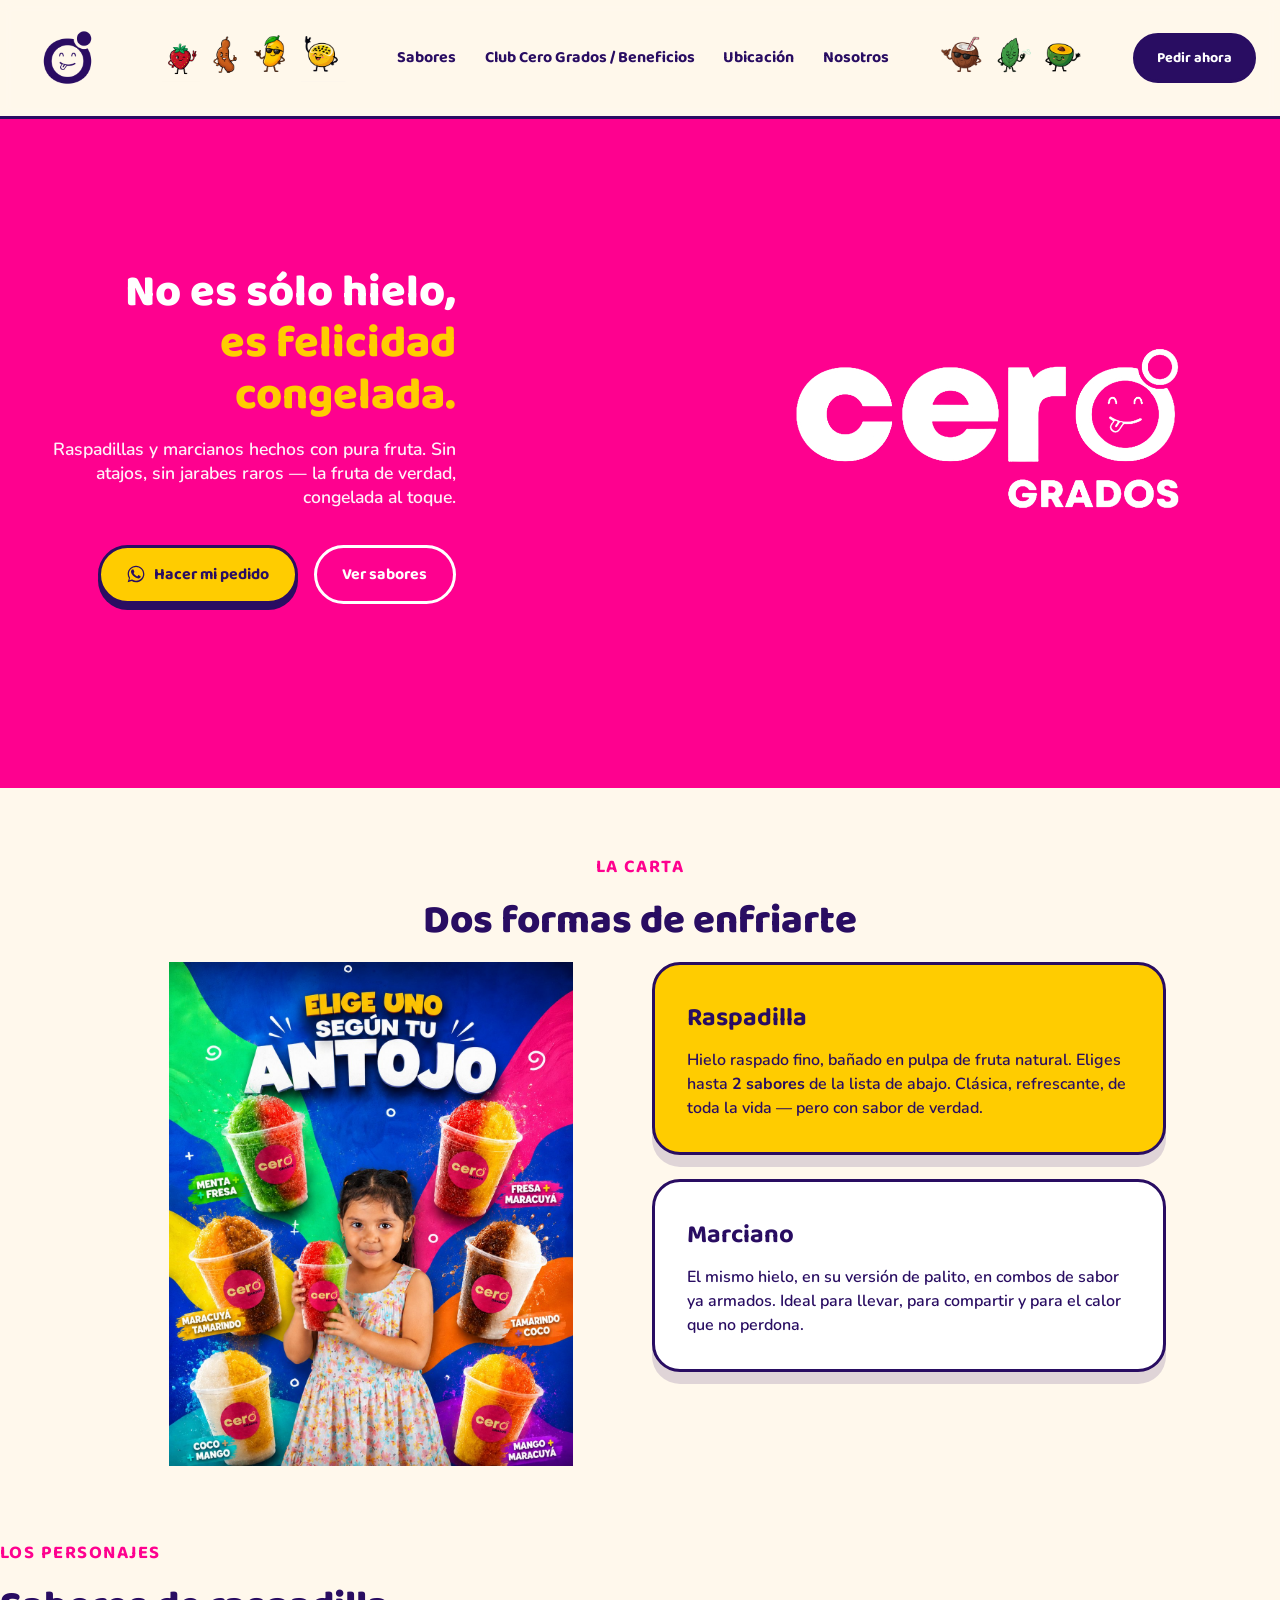
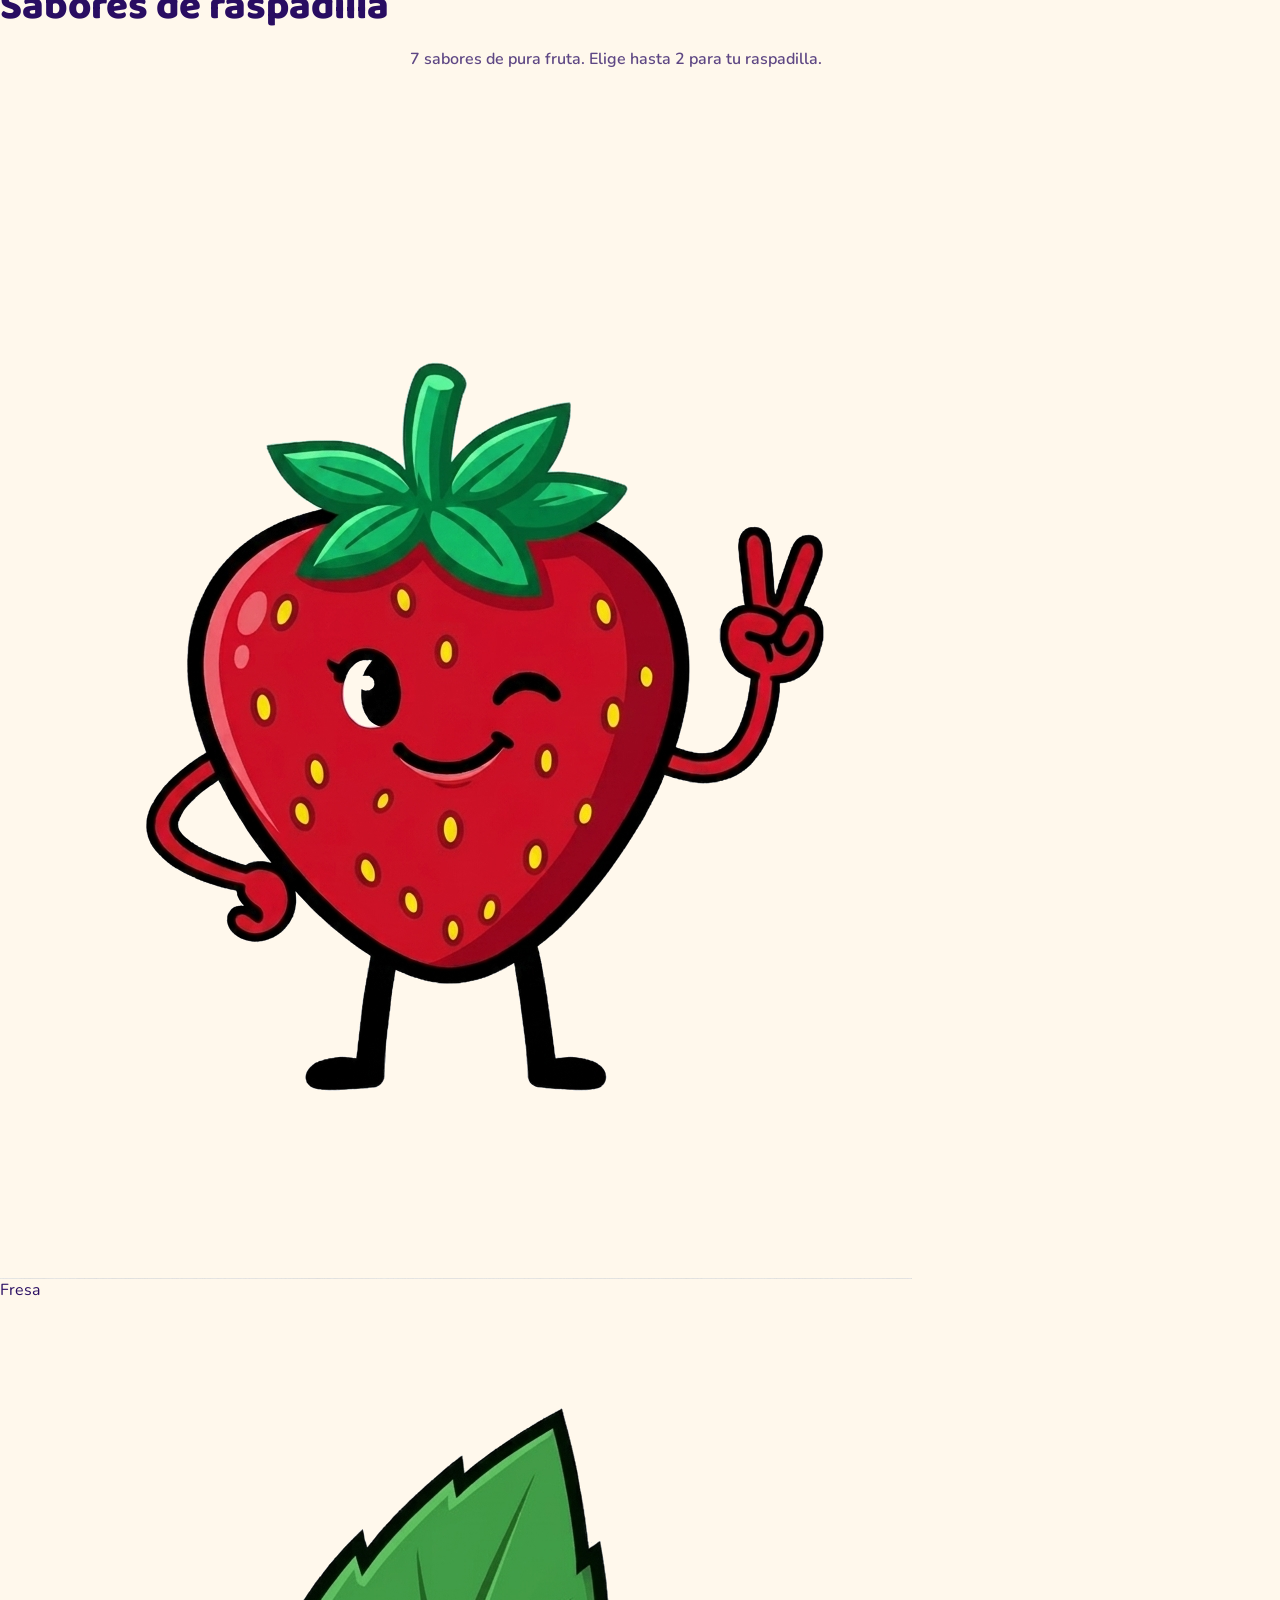
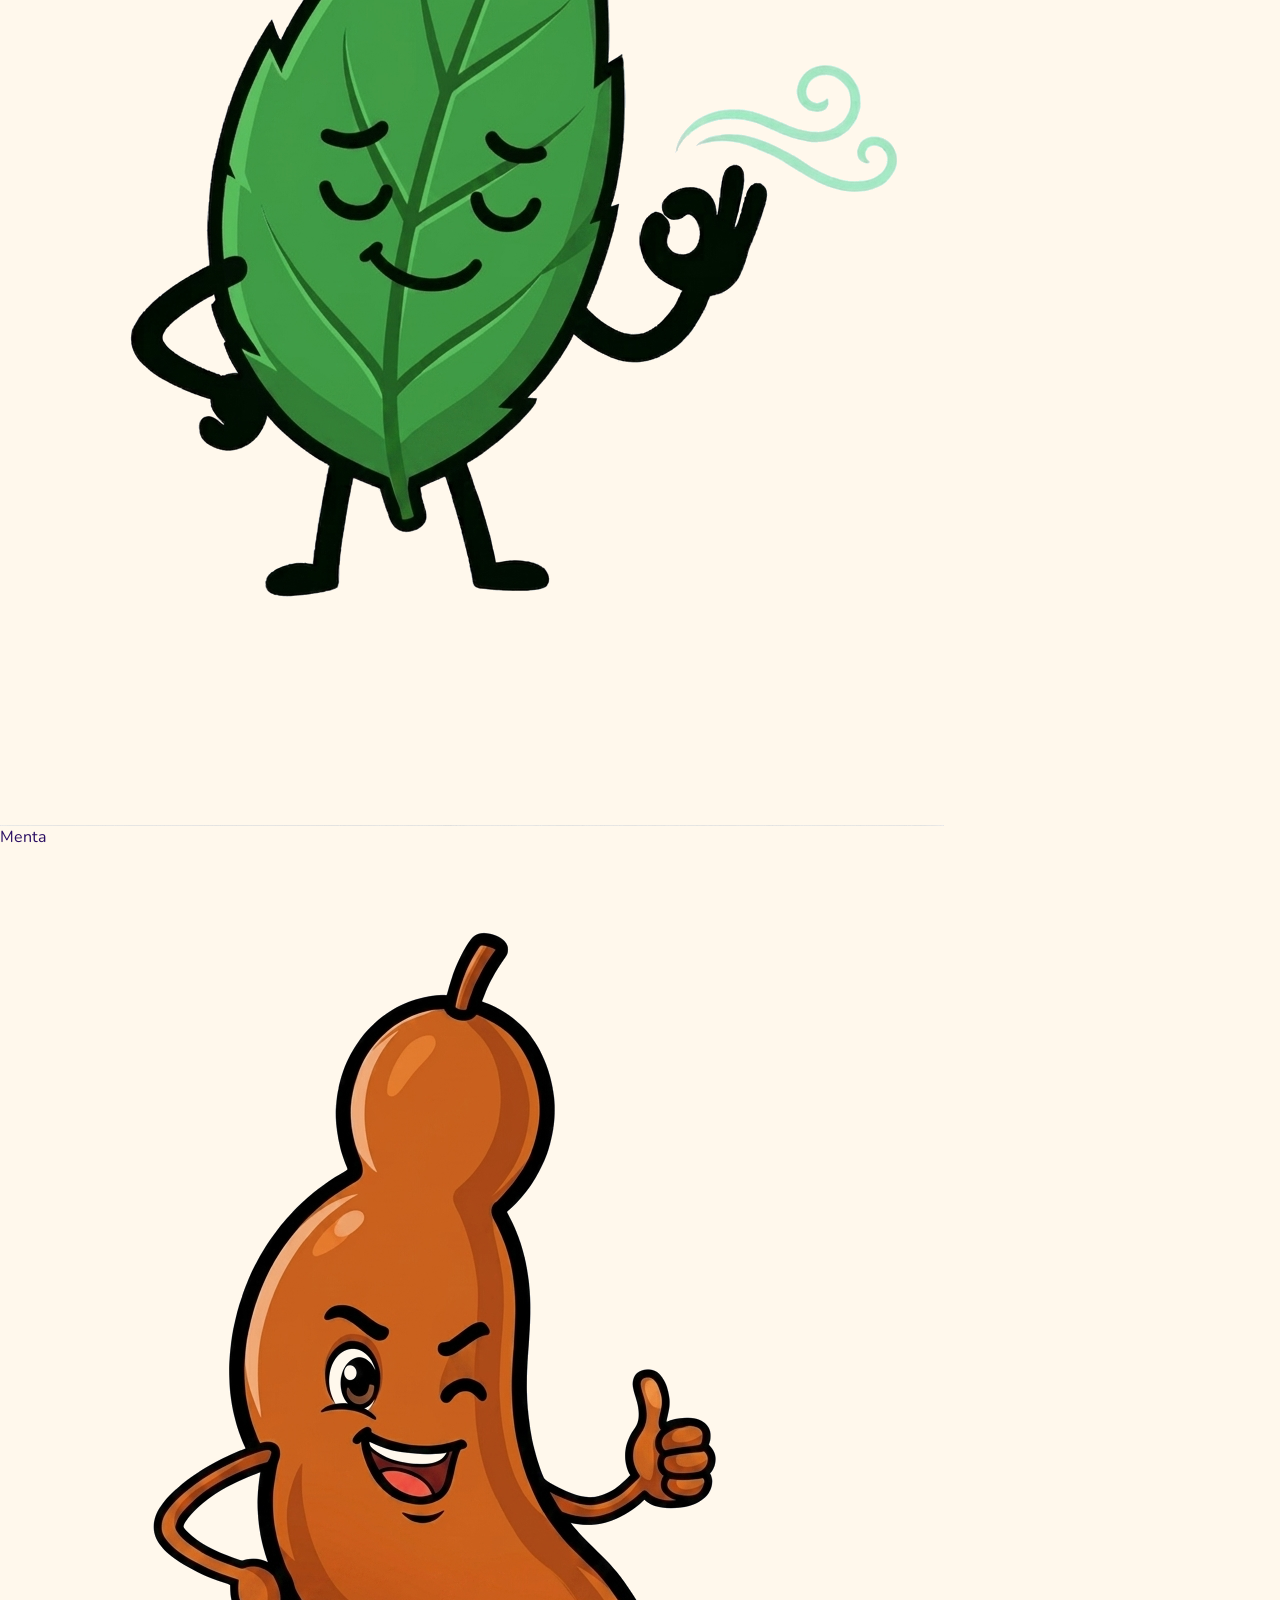
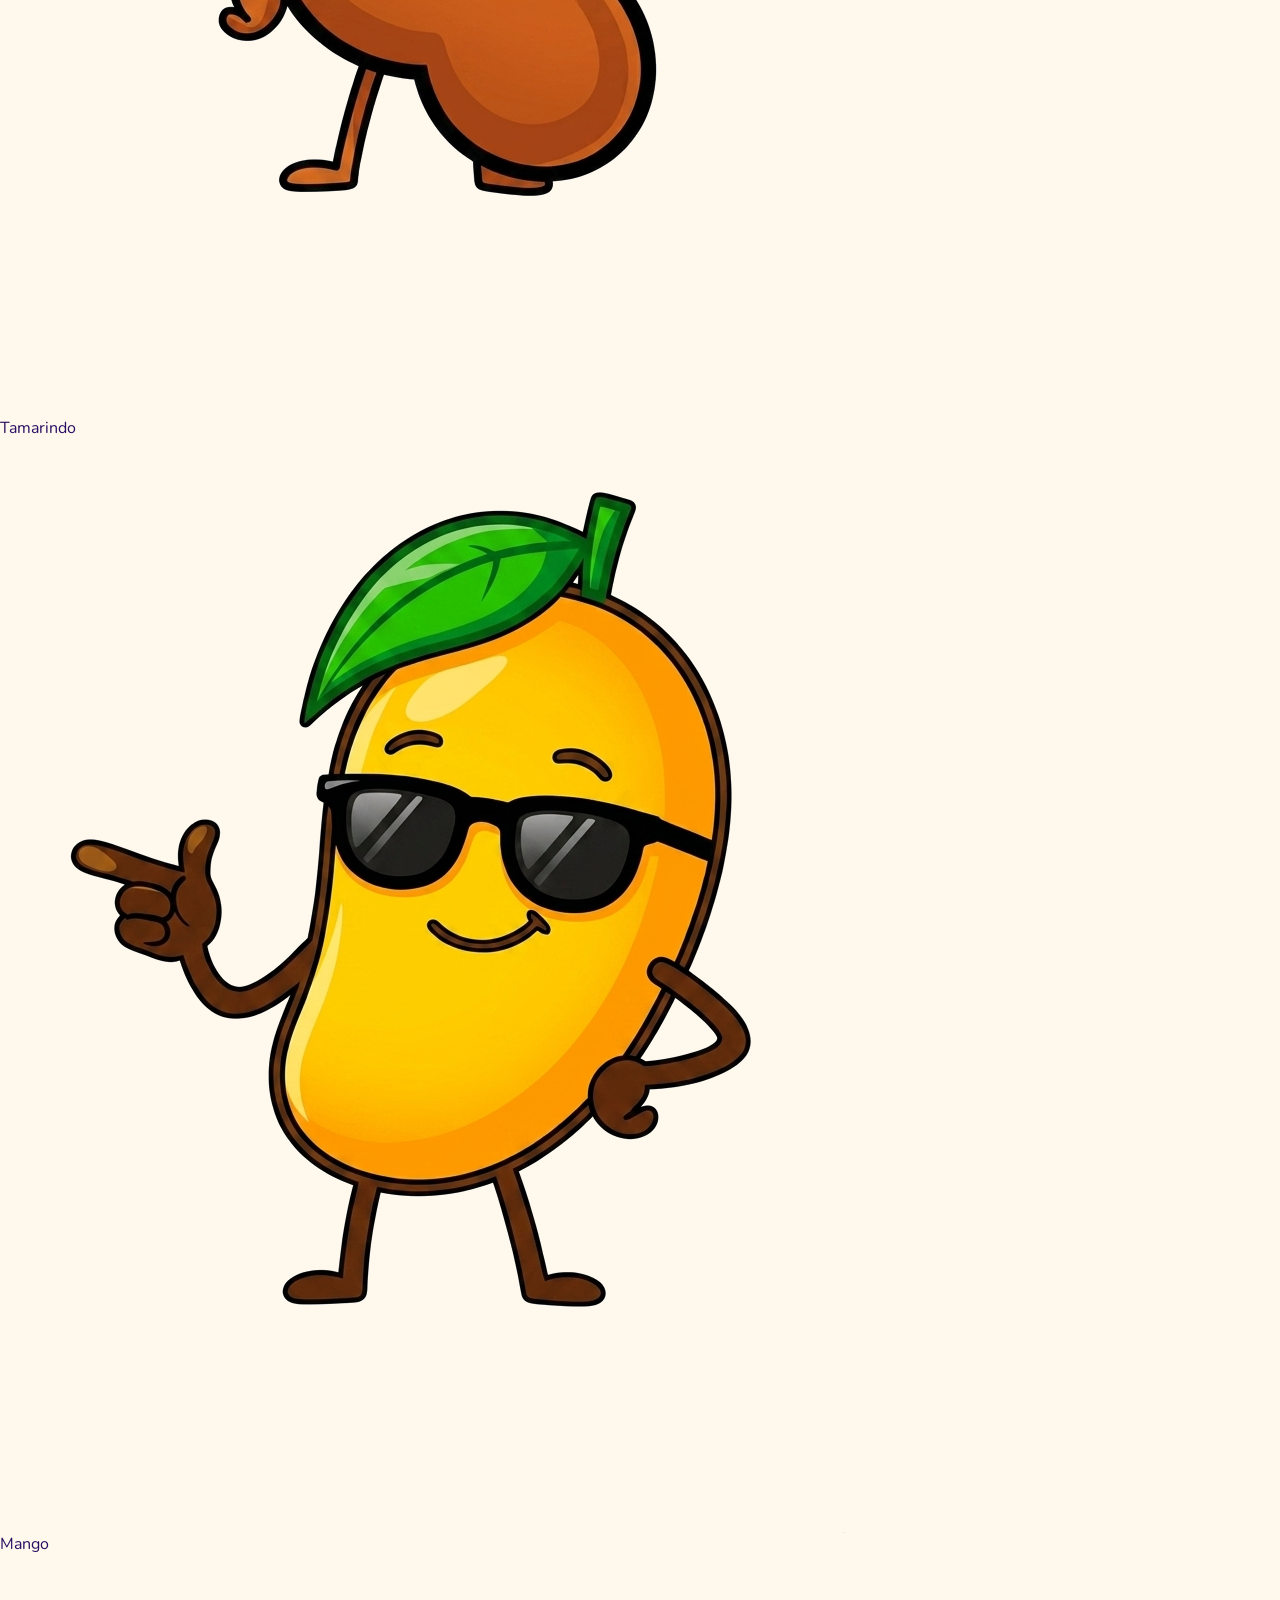
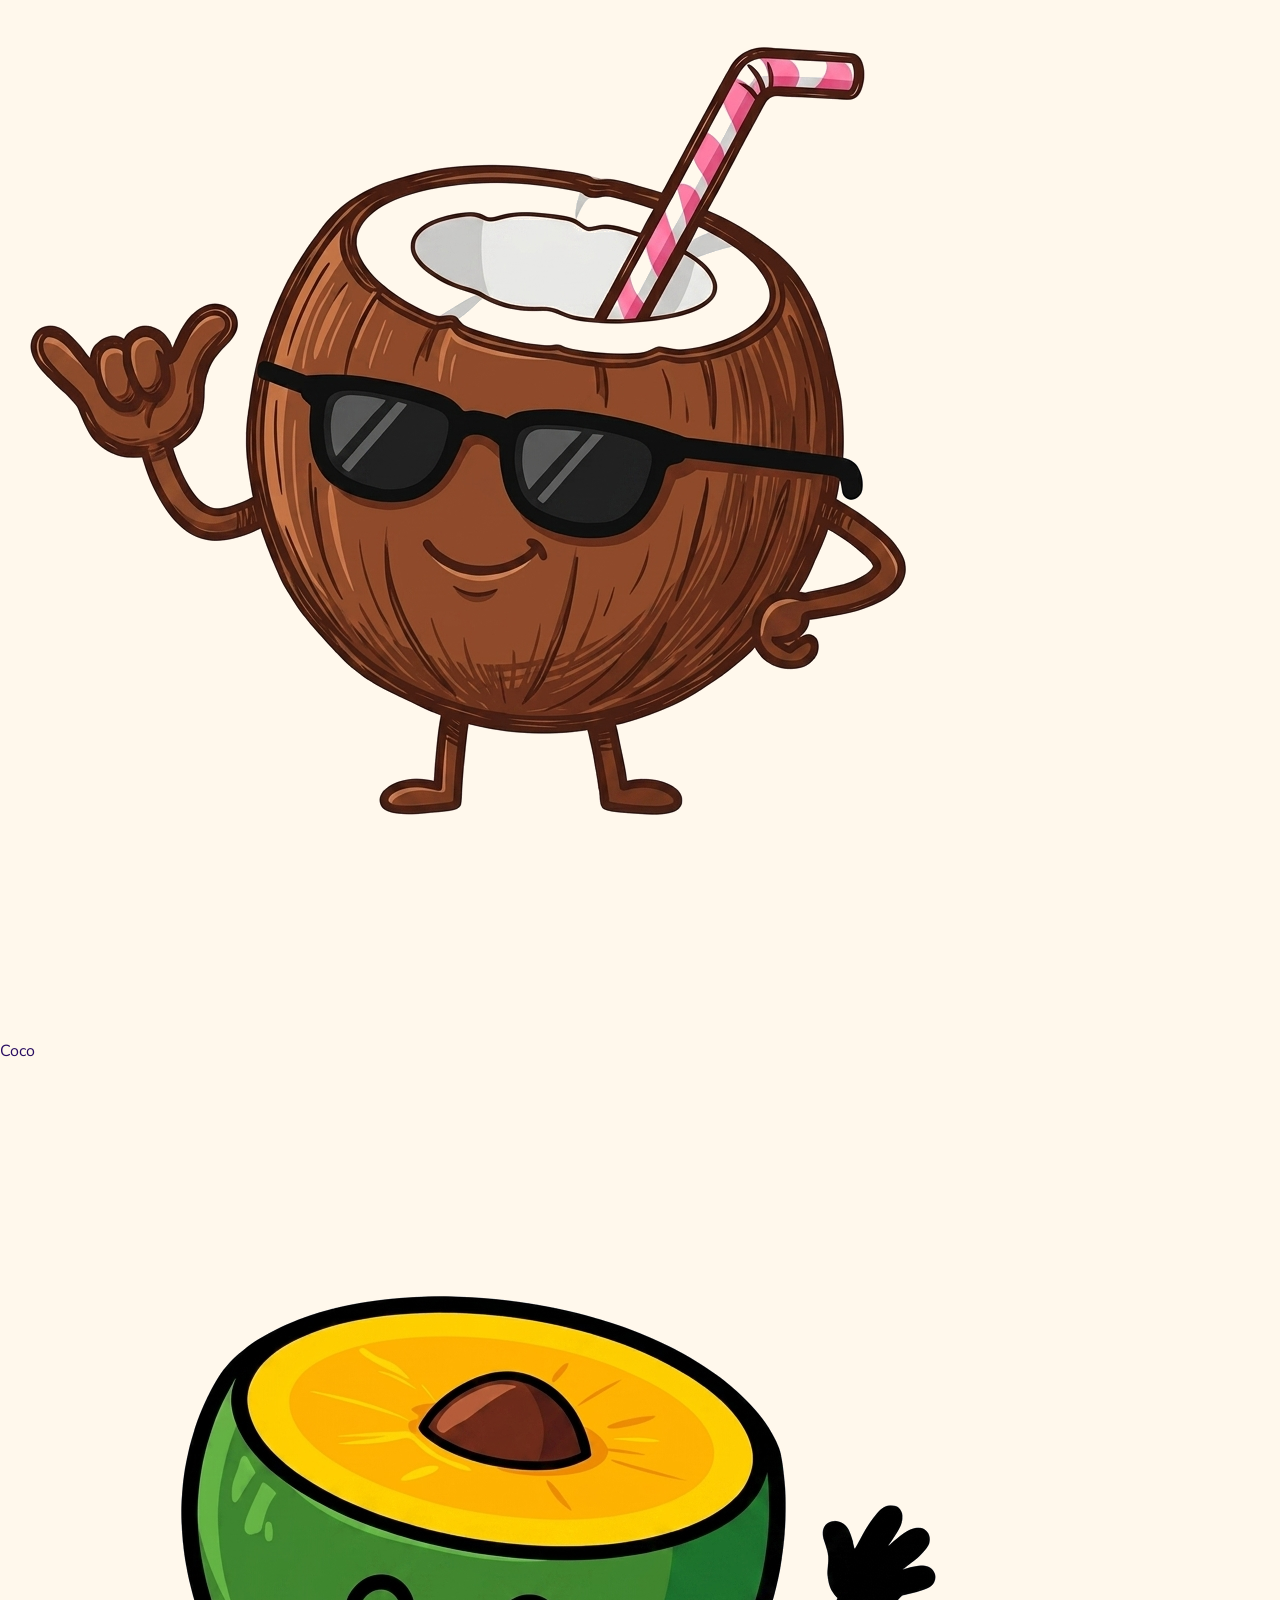
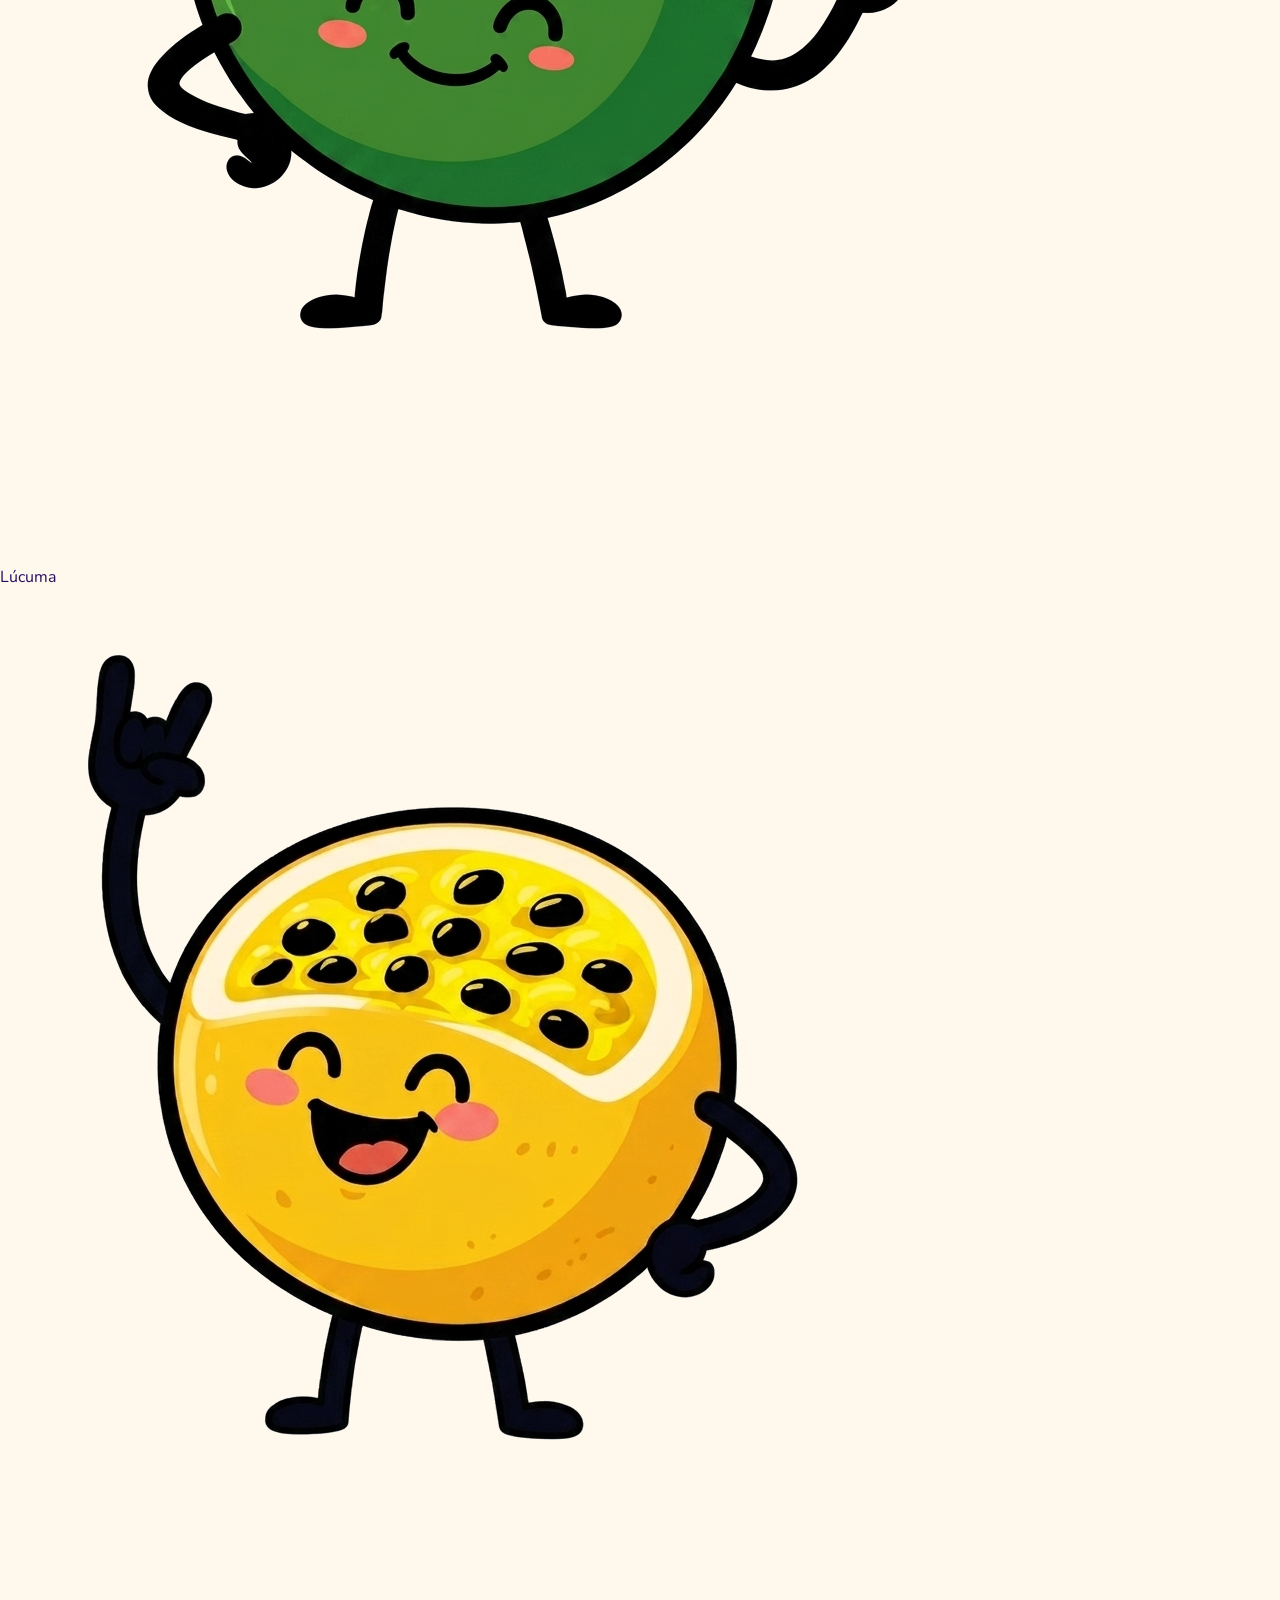
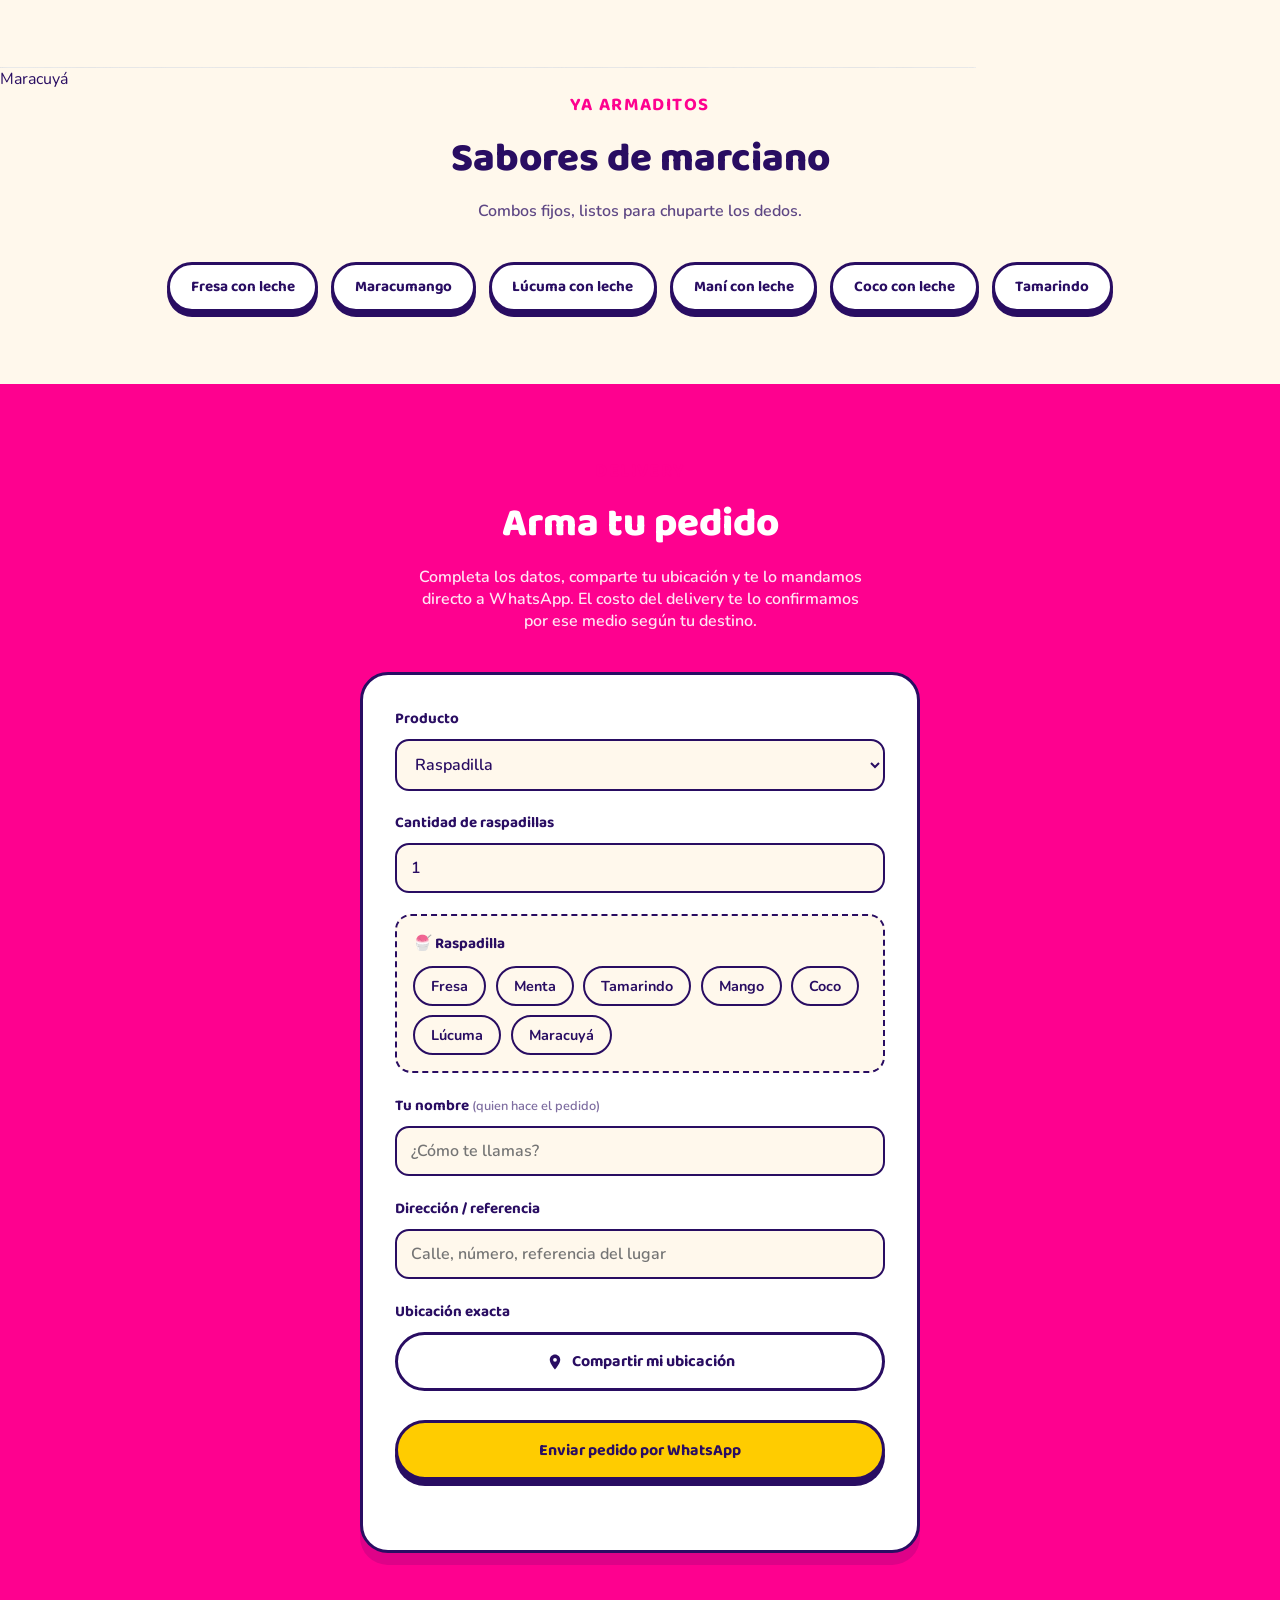
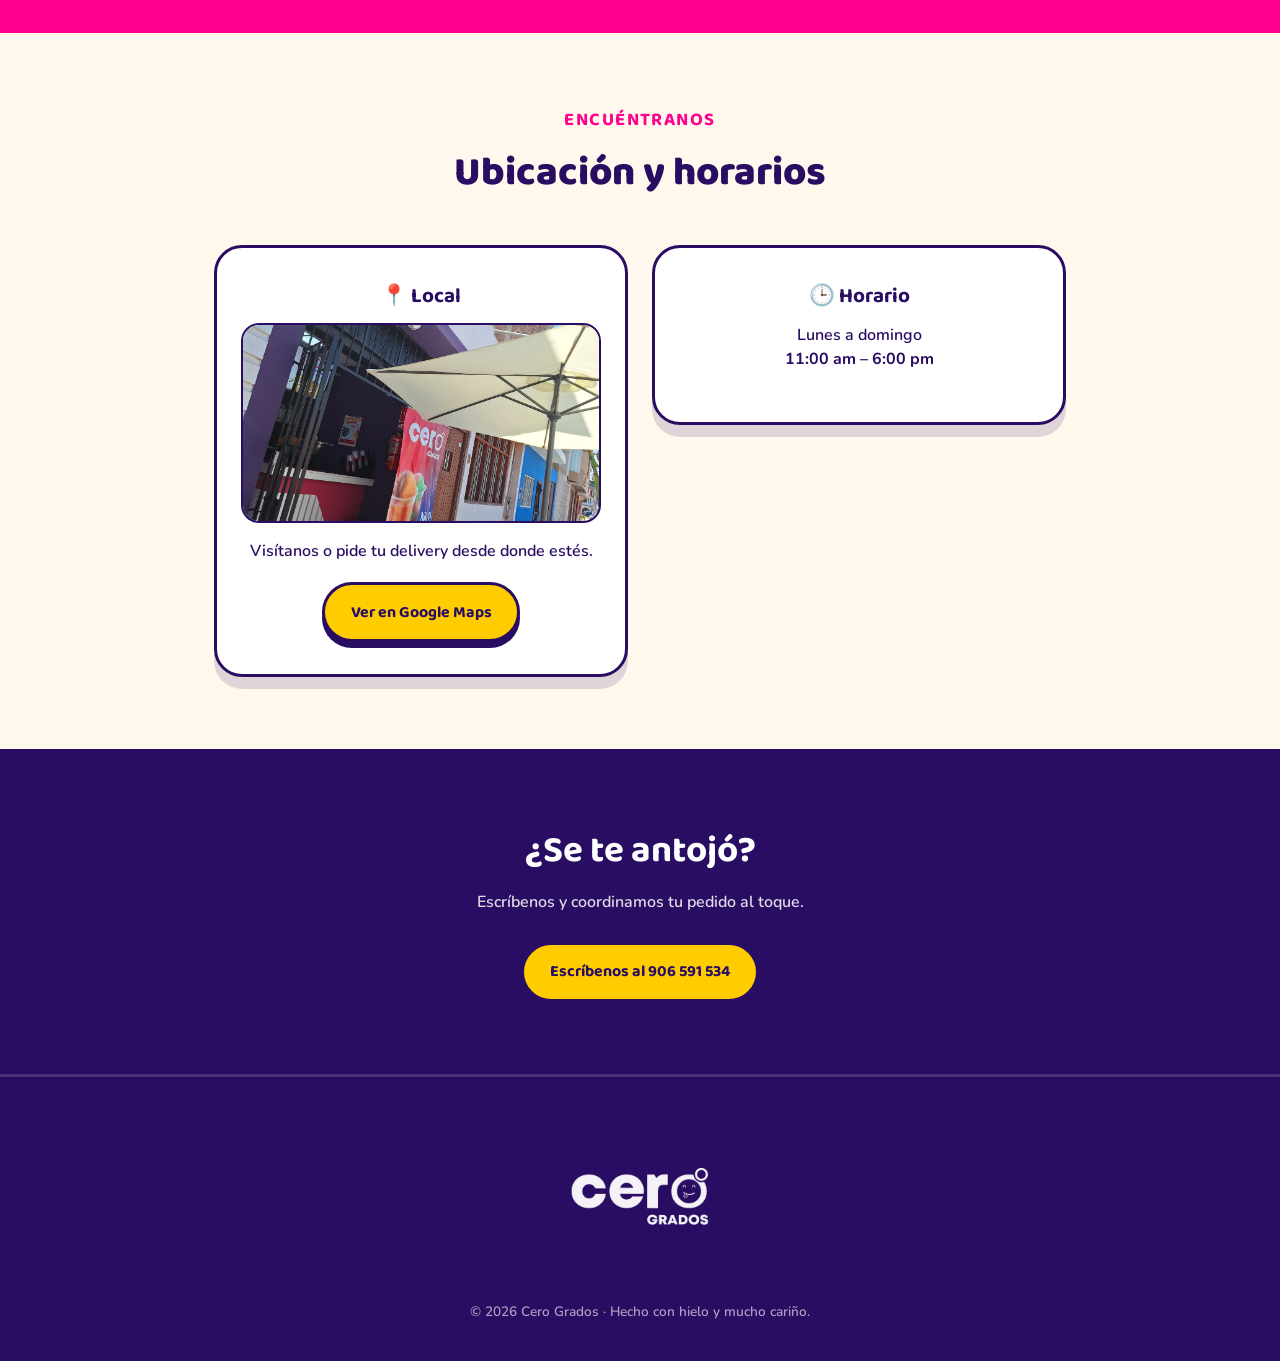
<file: index-28.html>
<!DOCTYPE html>
<html lang="es-PE">
<head>
<meta charset="UTF-8">
<meta name="viewport" content="width=device-width, initial-scale=1.0">
<title>CERO GRADOS · Raspadillas y marcianos de pura fruta</title>
<meta name="description" content="CERO GRADOS — Raspadillas y marcianos de pura fruta. No es sólo hielo, es felicidad congelada.">
<link rel="preconnect" href="https://fonts.googleapis.com">
<link rel="preconnect" href="https://fonts.gstatic.com" crossorigin>
<link href="https://fonts.googleapis.com/css2?family=Baloo+2:wght@500;700;800&family=Nunito:wght@400;600;700;800&display=swap" rel="stylesheet">
<link rel="stylesheet" href="style.css">
<link rel="icon" type="image/png" href="assets/isotipo.png">
</head>
<body>

<header class="nav">
  <a href="#top" class="nav-brand">
    <img src="assets/isotipo.png" alt="Cero Grados" class="nav-logo">
  </a>
  <div class="nav-mascots">
    <img src="assets/fresa_t.png" alt="">
    <img src="assets/tamarindo_t.png" alt="">
    <img src="assets/mango_t.png" alt="">
    <img src="assets/maracuya_t.png" alt="">
  </div>
  <nav class="nav-links">
    <a href="#sabores">Sabores</a>
    <a href="#" class="nav-club">Club Cero Grados / Beneficios</a>
    <a href="#ubicacion">Ubicación</a>
    <a href="#nosotros">Nosotros</a>
  </nav>
  <div class="nav-mascots">
    <img src="assets/coco_t.png" alt="">
    <img src="assets/menta_t.png" alt="">
    <img src="assets/lucuma_t.png" alt="">
  </div>
  <a href="#pedido" class="btn btn-nav">Pedir ahora</a>
</header>

<main id="top">

  <!-- HERO -->
  <section class="hero">
    <div class="hero-inner">
      <div class="hero-text">
        <p class="hero-slogan">No es sólo hielo,<br><span>es felicidad congelada.</span></p>
        <p class="hero-sub">Raspadillas y marcianos hechos con pura fruta. Sin atajos, sin jarabes raros — la fruta de verdad, congelada al toque.</p>
        <div class="hero-ctas">
          <a href="#pedido" class="btn btn-primary">
            <svg viewBox="0 0 24 24" width="20" height="20" fill="currentColor" aria-hidden="true"><path d="M17.5 14.4c-.3-.1-1.7-.9-2-1-.3-.1-.5-.1-.7.1-.2.3-.8 1-.9 1.2-.2.2-.3.2-.6.1-.3-.1-1.3-.5-2.4-1.5-.9-.8-1.5-1.8-1.7-2.1-.2-.3 0-.5.1-.6.1-.1.3-.3.4-.5.1-.1.2-.3.3-.4.1-.2 0-.4 0-.5-.1-.1-.7-1.6-.9-2.2-.2-.5-.5-.5-.7-.5h-.6c-.2 0-.5.1-.8.4-.3.3-1 1-1 2.4s1 2.8 1.2 3c.1.2 2 3 4.8 4.3.7.3 1.2.5 1.6.6.7.2 1.3.2 1.8.1.5-.1 1.7-.7 1.9-1.4.2-.7.2-1.2.2-1.4-.1-.1-.3-.2-.6-.3z"/><path d="M12 2C6.5 2 2 6.5 2 12c0 1.9.5 3.6 1.5 5.2L2 22l4.9-1.5C8.4 21.5 10.1 22 12 22c5.5 0 10-4.5 10-10S17.5 2 12 2zm0 18c-1.7 0-3.3-.5-4.6-1.3l-.3-.2-3.1.9.9-3-.2-.3C3.9 14.7 3.5 13.4 3.5 12 3.5 7.3 7.3 3.5 12 3.5S20.5 7.3 20.5 12 16.7 20 12 20z"/></svg>
            Hacer mi pedido
          </a>
          <a href="#sabores" class="btn btn-ghost">Ver sabores</a>
        </div>
      </div>
      <img src="assets/logo_blanco.png" alt="Cero Grados — helados de raspadilla" class="hero-logo">
    </div>
  </section>

  <div class="drip-mid" aria-hidden="true"></div>

  <!-- PRODUCTOS -->
  <section id="productos" class="productos">
    <p class="eyebrow">La carta</p>
    <h2 class="section-title">Dos formas de enfriarte</h2>
    <div class="producto-layout">
      <img src="assets/raspadilla_promo.jpg" alt="Raspadillas Cero Grados" class="producto-imagen">
      <div class="producto-cards">
        <article class="producto-card card-raspadilla">
          <h3>Raspadilla</h3>
          <p>Hielo raspado fino, bañado en pulpa de fruta natural. Eliges hasta <strong>2 sabores</strong> de la lista de abajo. Clásica, refrescante, de toda la vida — pero con sabor de verdad.</p>
        </article>
        <article class="producto-card card-marciano">
          <h3>Marciano</h3>
          <p>El mismo hielo, en su versión de palito, en combos de sabor ya armados. Ideal para llevar, para compartir y para el calor que no perdona.</p>
        </article>
      </div>
    </div>
  </section>

  <!-- SABORES RASPADILLA -->
  <section id="sabores" class="sabores">
    <p class="eyebrow">Los personajes</p>
    <h2 class="section-title">Sabores de raspadilla</h2>
    <p class="section-sub">7 sabores de pura fruta. Elige hasta 2 para tu raspadilla.</p>

    <div class="sabor-grid">
      <div class="sabor-card">
        <img src="assets/fresa_t.png" alt="Fresa">
        <span>Fresa</span>
      </div>
      <div class="sabor-card">
        <img src="assets/menta_t.png" alt="Menta">
        <span>Menta</span>
      </div>
      <div class="sabor-card">
        <img src="assets/tamarindo_t.png" alt="Tamarindo">
        <span>Tamarindo</span>
      </div>
      <div class="sabor-card">
        <img src="assets/mango_t.png" alt="Mango">
        <span>Mango</span>
      </div>
      <div class="sabor-card">
        <img src="assets/coco_t.png" alt="Coco">
        <span>Coco</span>
      </div>
      <div class="sabor-card">
        <img src="assets/lucuma_t.png" alt="Lúcuma">
        <span>Lúcuma</span>
      </div>
      <div class="sabor-card">
        <img src="assets/maracuya_t.png" alt="Maracuyá">
        <span>Maracuyá</span>
      </div>
    </div>
  </section>

  <!-- SABORES MARCIANO -->
  <section class="marcianos">
    <p class="eyebrow">Ya armaditos</p>
    <h2 class="section-title">Sabores de marciano</h2>
    <p class="section-sub">Combos fijos, listos para chuparte los dedos.</p>
    <ul class="marciano-list">
      <li>Fresa con leche</li>
      <li>Maracumango</li>
      <li>Lúcuma con leche</li>
      <li>Maní con leche</li>
      <li>Coco con leche</li>
      <li>Tamarindo</li>
    </ul>
  </section>

  <div class="drip-mid flip" aria-hidden="true"></div>

  <!-- PEDIDO / DELIVERY -->
  <section id="pedido" class="pedido">
    <p class="eyebrow">Delivery</p>
    <h2 class="section-title light">Arma tu pedido</h2>
    <p class="section-sub light">Completa los datos, comparte tu ubicación y te lo mandamos directo a WhatsApp. El costo del delivery te lo confirmamos por ese medio según tu destino.</p>

    <form id="orderForm" class="order-form" novalidate>

      <div class="field">
        <label for="tipo">Producto</label>
        <select id="tipo" name="tipo">
          <option value="Raspadilla">Raspadilla</option>
          <option value="Marciano">Marciano</option>
          <option value="Ambos">Ambos</option>
        </select>
      </div>

      <div class="field-row" id="grupoCantidades">
        <div class="field" id="fieldCantidadRaspadilla">
          <label for="cantidadRaspadilla">Cantidad de raspadillas</label>
          <input type="number" id="cantidadRaspadilla" min="1" value="1">
        </div>
        <div class="field" id="fieldCantidadMarciano" hidden>
          <label for="cantidadMarciano">Cantidad de marcianos</label>
          <input type="number" id="cantidadMarciano" min="1" value="1">
        </div>
      </div>

      <div id="bloquesRaspadilla" class="unit-blocks"></div>
      <div id="bloquesMarciano" class="unit-blocks"></div>

      <div class="field">
        <label for="nombre">Tu nombre <span class="hint">(quien hace el pedido)</span></label>
        <input type="text" id="nombre" placeholder="¿Cómo te llamas?">
      </div>

      <div class="field">
        <label for="referencia">Dirección / referencia</label>
        <input type="text" id="referencia" placeholder="Calle, número, referencia del lugar">
      </div>

      <div class="field">
        <label>Ubicación exacta</label>
        <button type="button" id="btnUbicacion" class="btn btn-outline btn-block">
          <svg viewBox="0 0 24 24" width="18" height="18" fill="currentColor" aria-hidden="true"><path d="M12 2C8.1 2 5 5.1 5 9c0 5.2 7 13 7 13s7-7.8 7-13c0-3.9-3.1-7-7-7zm0 9.5A2.5 2.5 0 1 1 12 6.5a2.5 2.5 0 0 1 0 5z"/></svg>
          Compartir mi ubicación
        </button>
        <p id="ubicacionStatus" class="hint"></p>
      </div>

      <button type="submit" id="btnEnviar" class="btn btn-primary btn-block">Enviar pedido por WhatsApp</button>
      <p id="formError" class="form-error" role="alert"></p>
    </form>
  </section>

  <!-- UBICACIÓN Y HORARIOS -->
  <section id="ubicacion" class="ubicacion">
    <p class="eyebrow">Encuéntranos</p>
    <h2 class="section-title">Ubicación y horarios</h2>

    <div class="ubicacion-grid">
      <div class="info-card">
        <h3>📍 Local</h3>
        <img src="assets/local.jpg" alt="Fachada del local Cero Grados" class="local-photo">
        <p>Visítanos o pide tu delivery desde donde estés.</p>
        <a href="https://maps.app.goo.gl/4QSLEFNCwFCXA7MKA" target="_blank" rel="noopener" class="btn btn-primary">Ver en Google Maps</a>
      </div>
      <div class="info-card">
        <h3>🕒 Horario</h3>
        <p>Lunes a domingo<br><strong>11:00 am – 6:00 pm</strong></p>
      </div>
    </div>
  </section>

  <!-- CTA FINAL -->
  <section id="nosotros" class="cta-final">
    <div class="cta-final-inner">
      <h2>¿Se te antojó?</h2>
      <p>Escríbenos y coordinamos tu pedido al toque.</p>
      <a href="https://wa.me/51906591534?text=Hola%20Cero%20Grados%2C%20quiero%20hacer%20un%20pedido%20%E2%9D%84%EF%B8%8F" class="btn btn-primary" target="_blank" rel="noopener">
        Escríbenos al 906 591 534
      </a>
    </div>
  </section>

</main>

<footer class="footer">
  <img src="assets/logo_blanco.png" alt="Cero Grados" class="footer-logo">
  <p>© <span id="year"></span> Cero Grados · Hecho con hielo y mucho cariño.</p>
</footer>

<script src="script.js"></script>
</body>
</html>
</file>
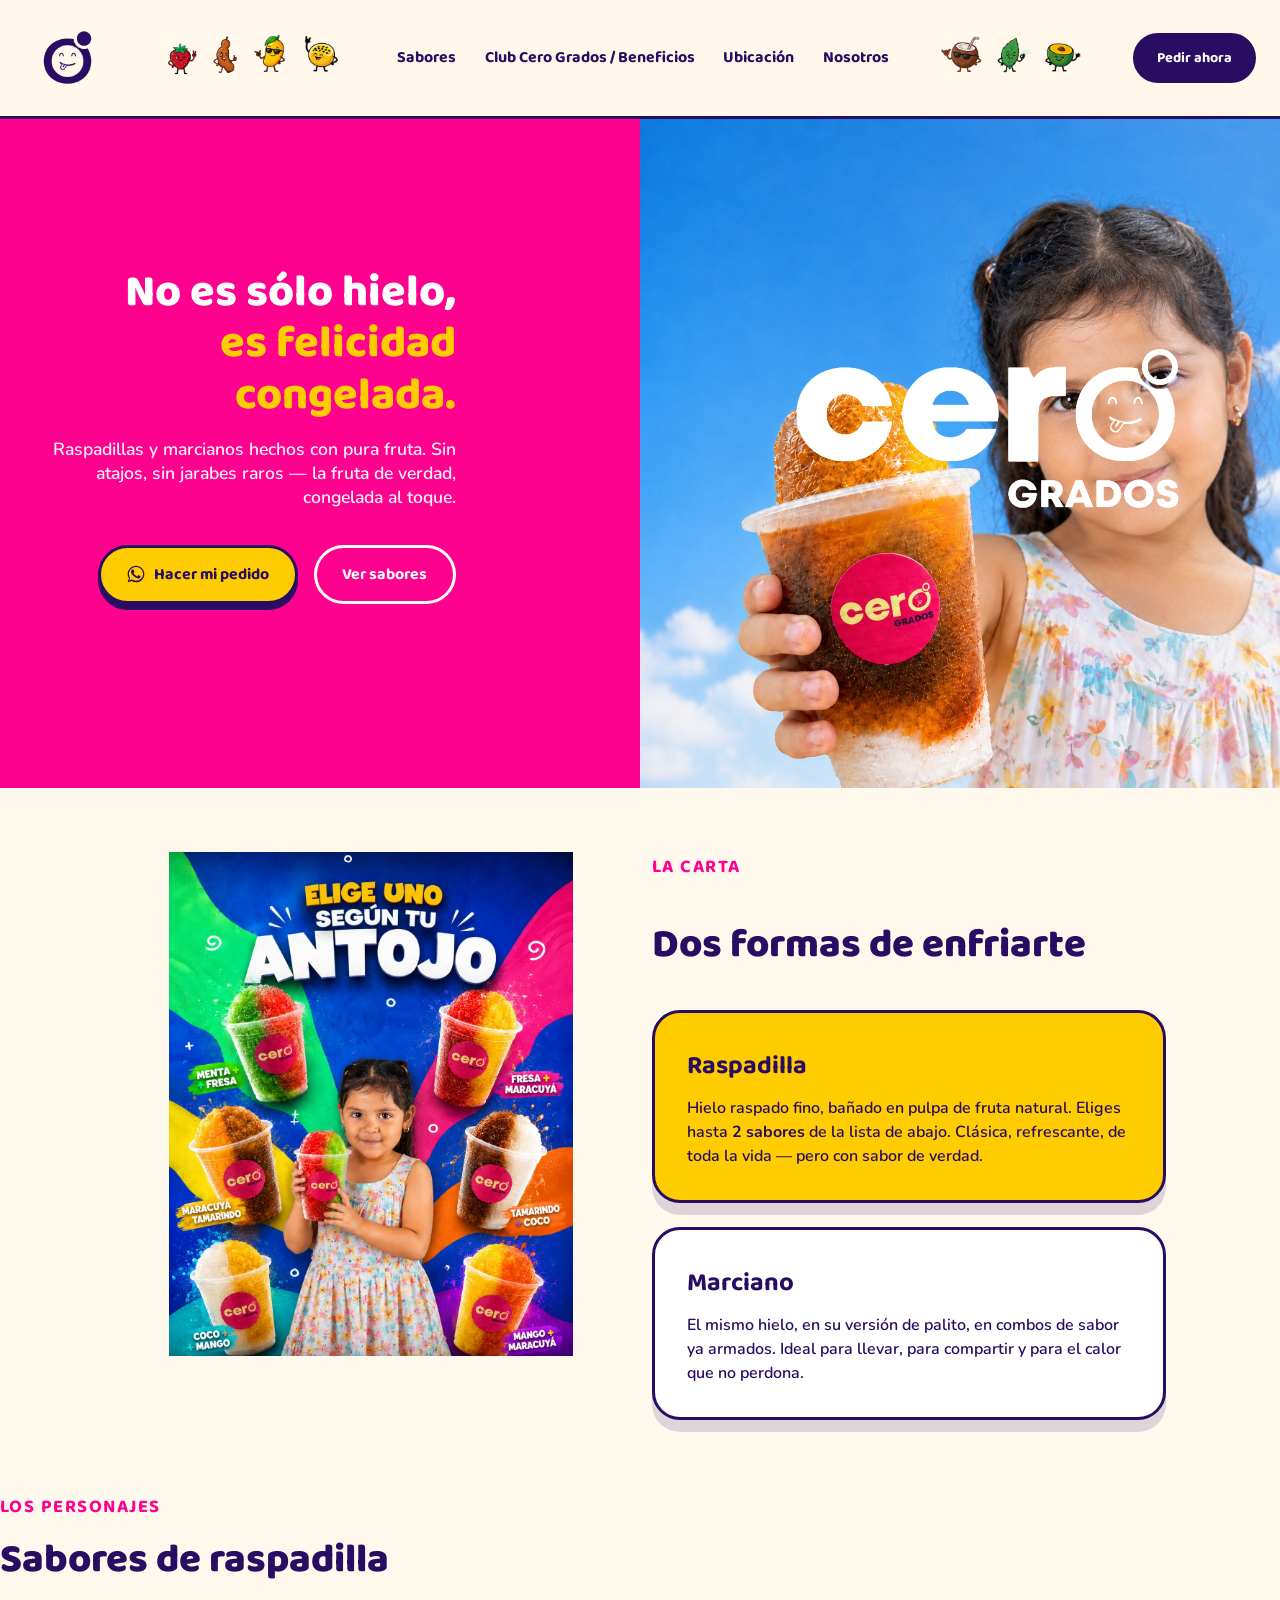
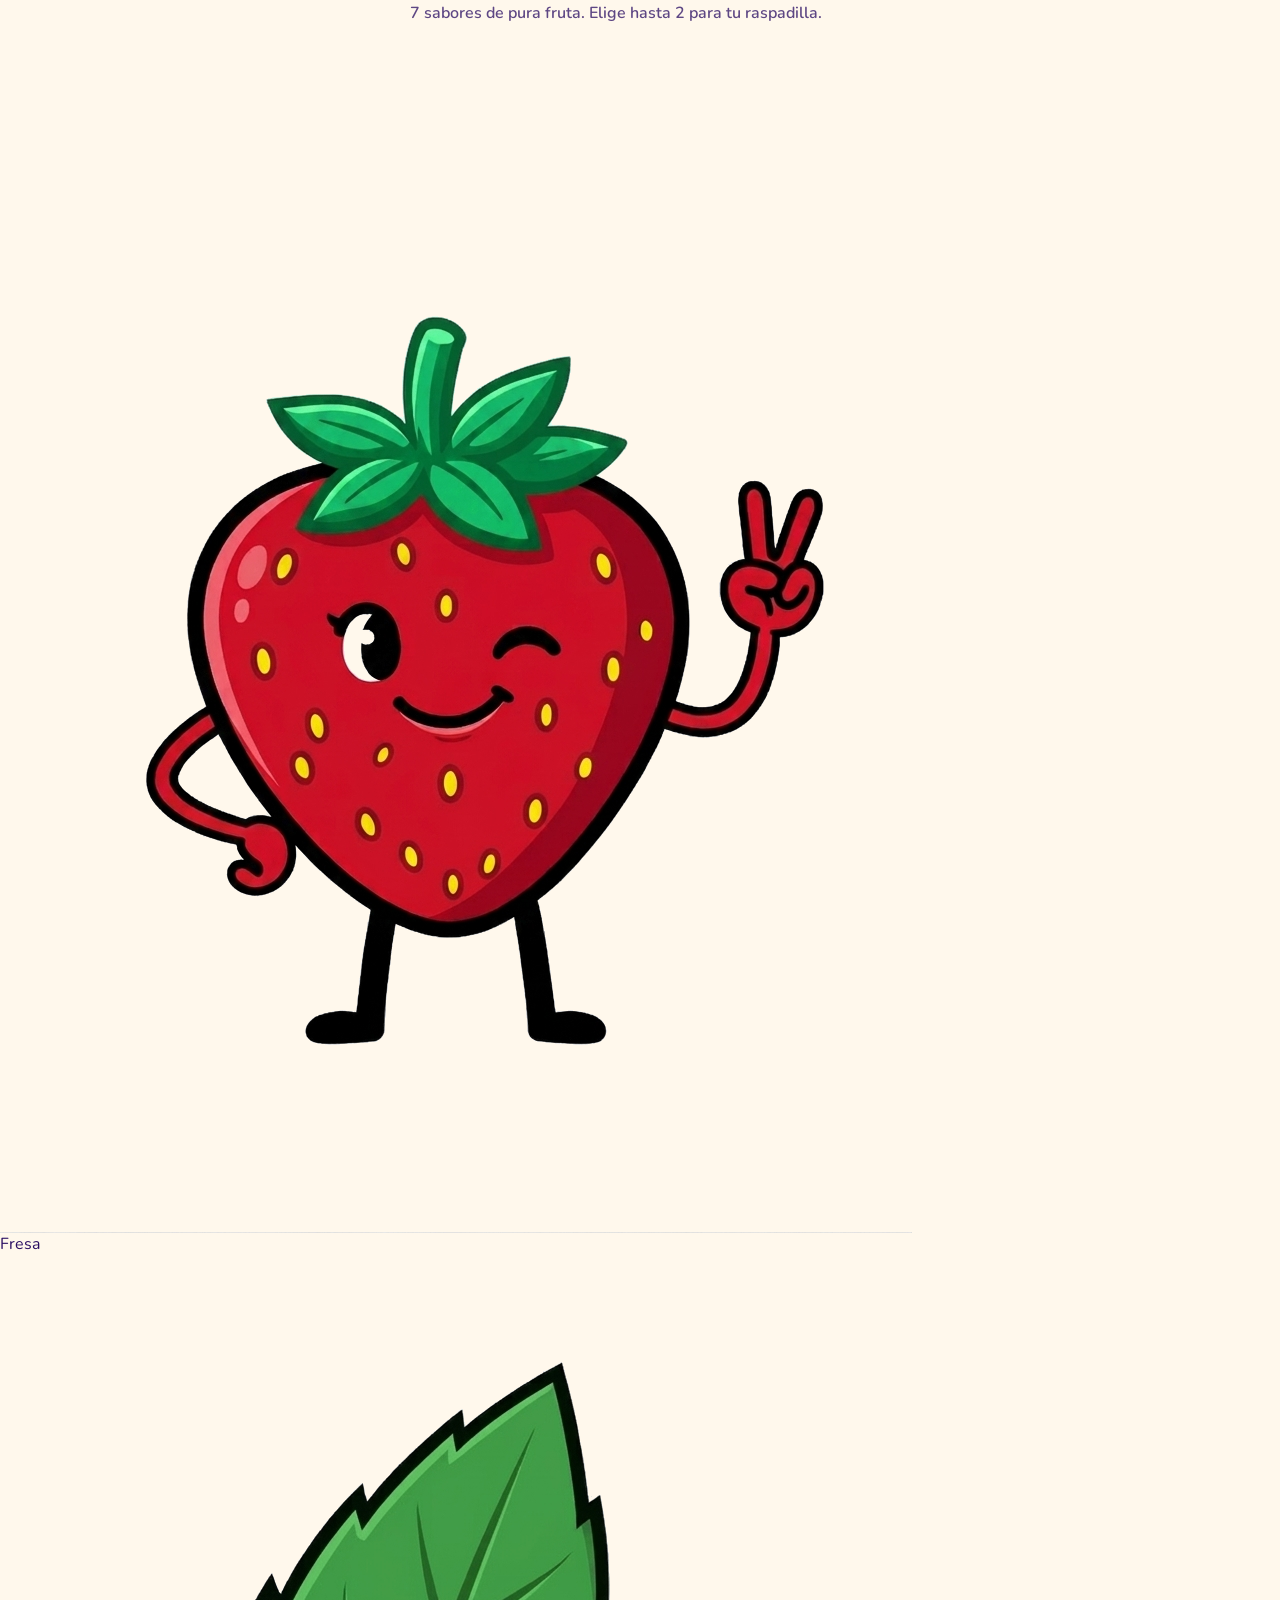
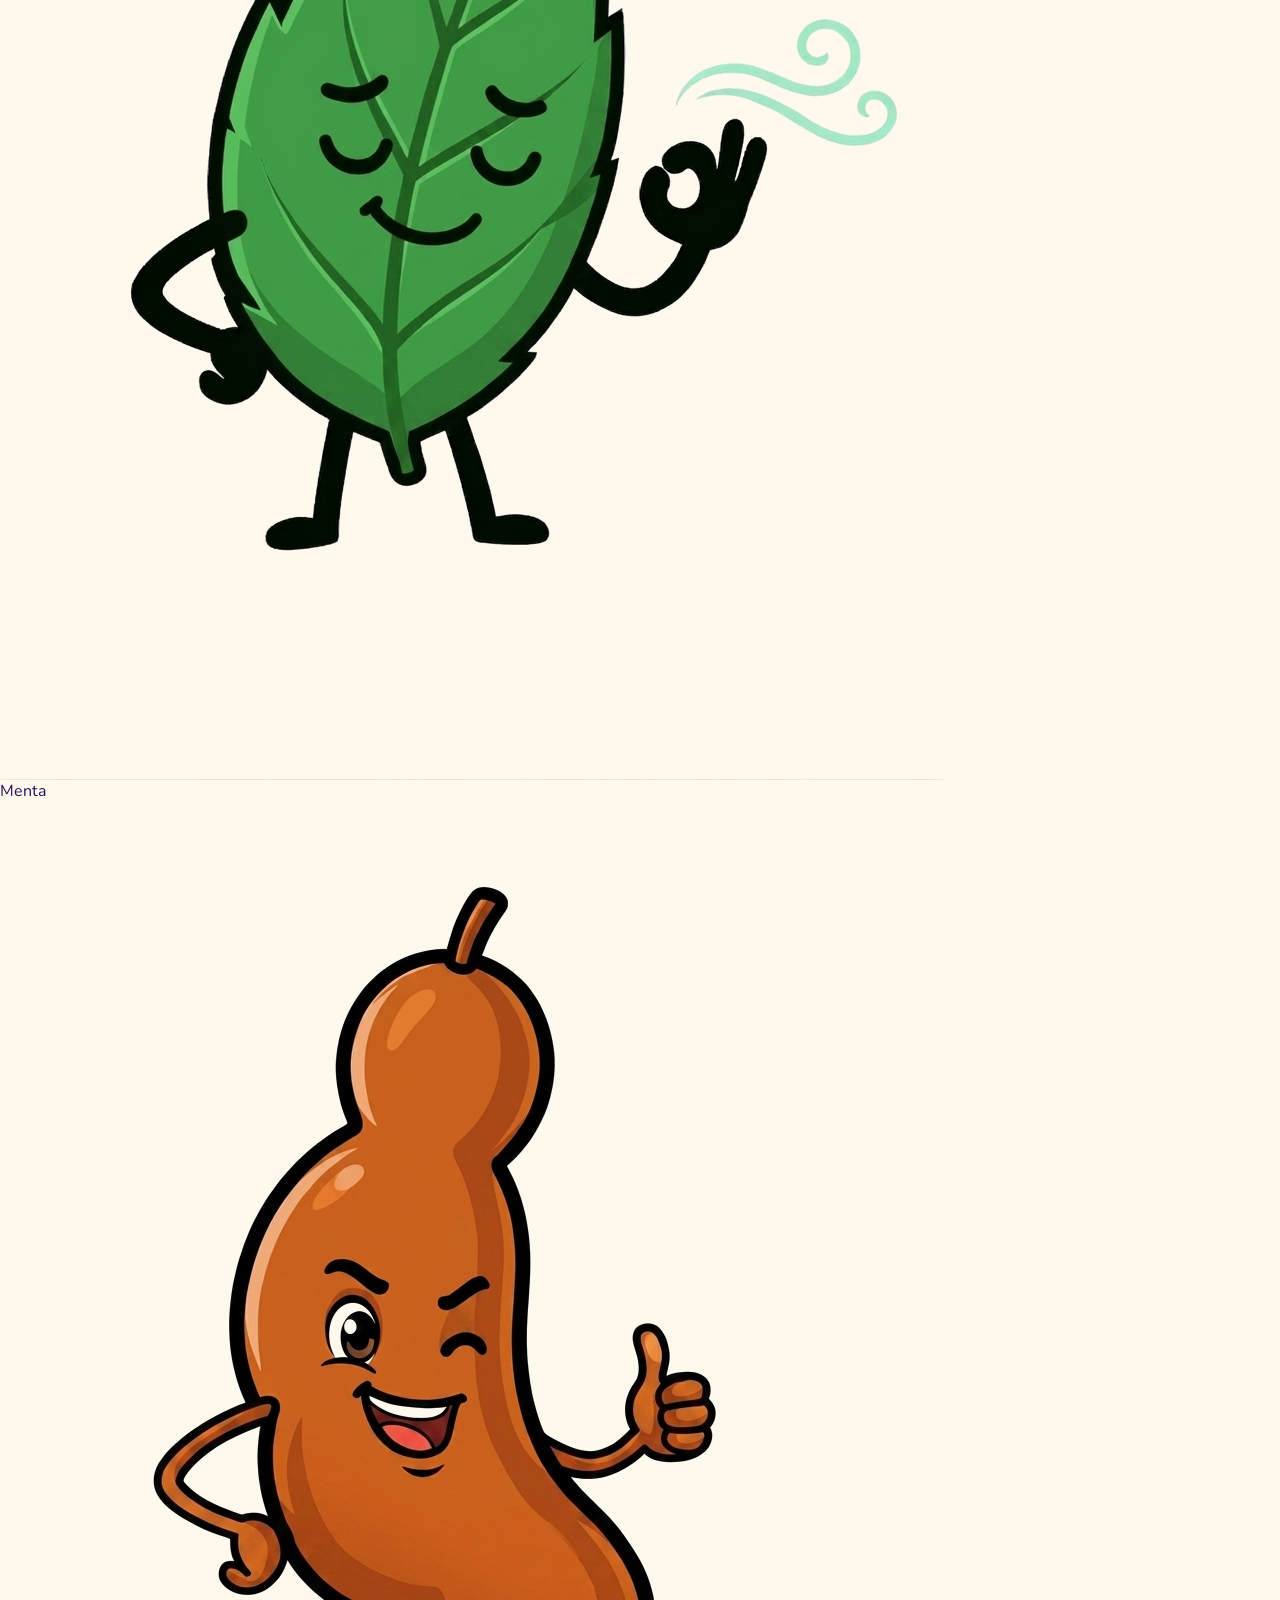
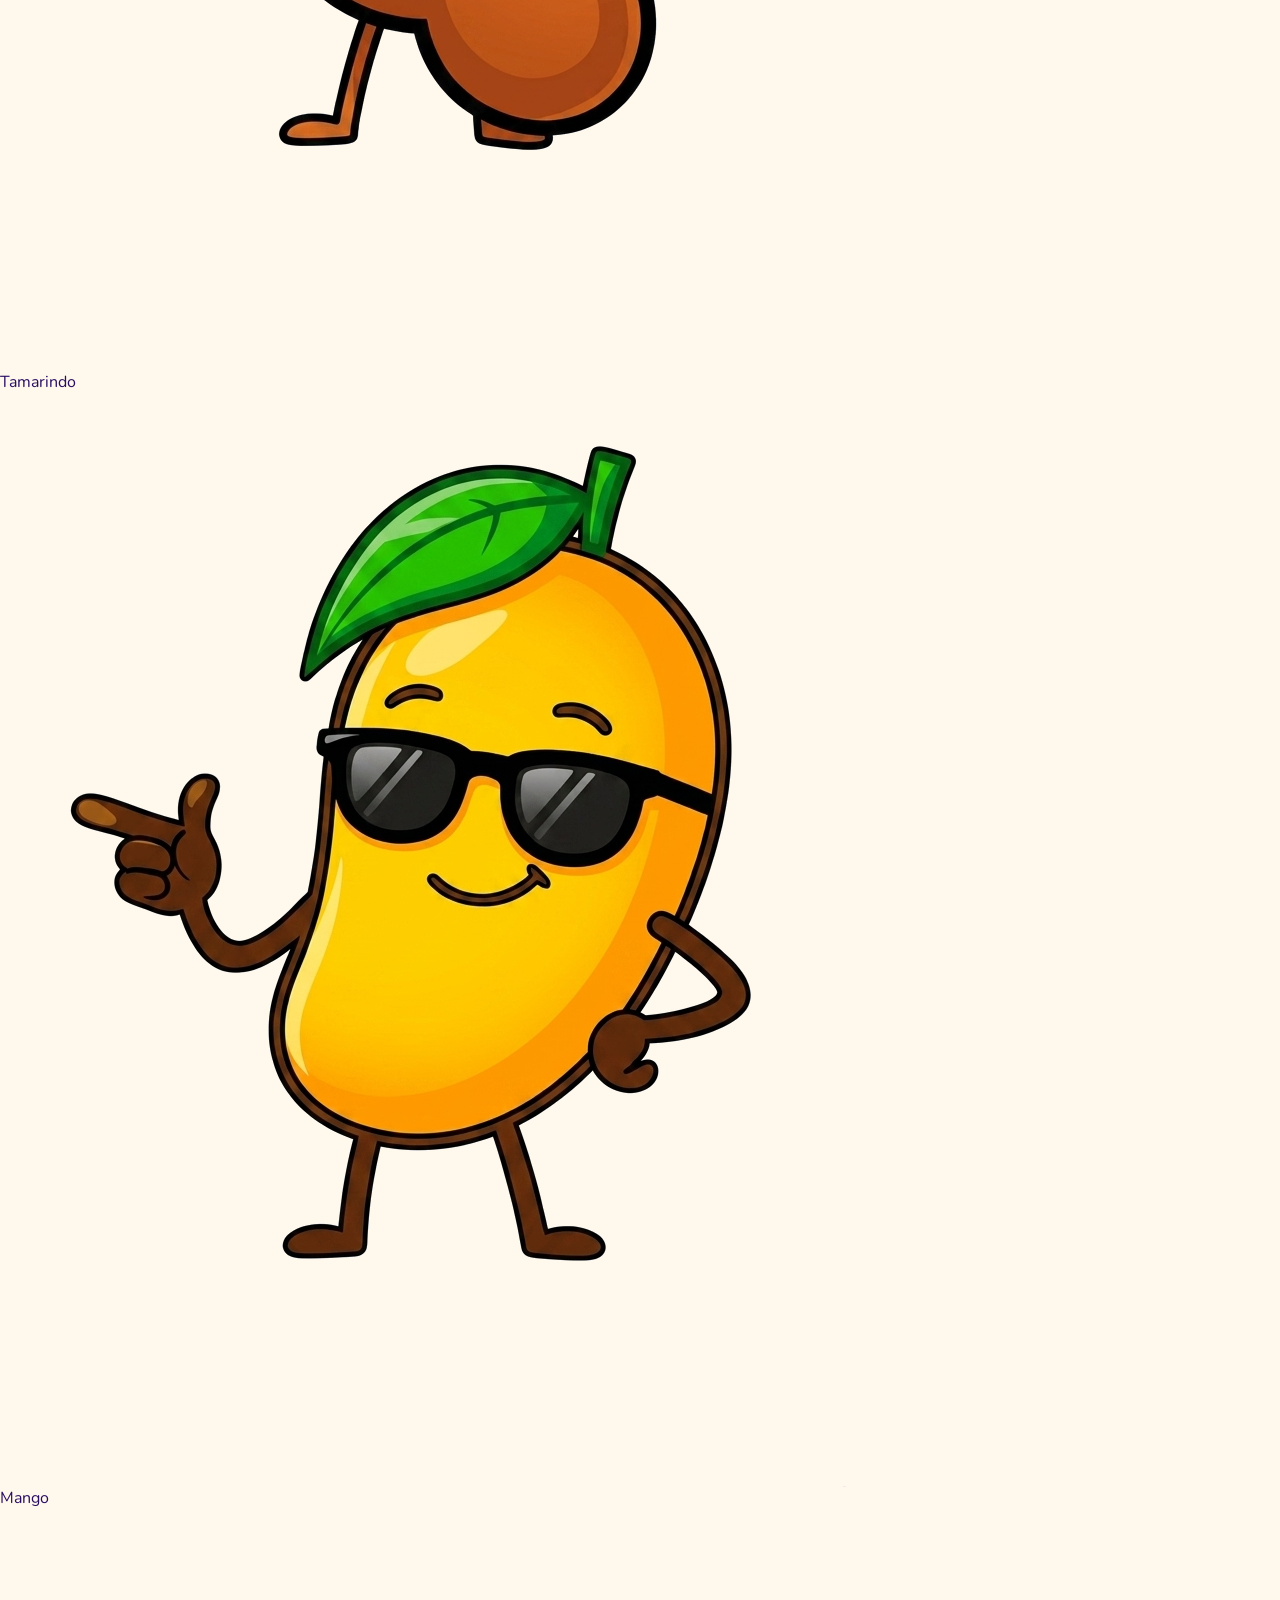
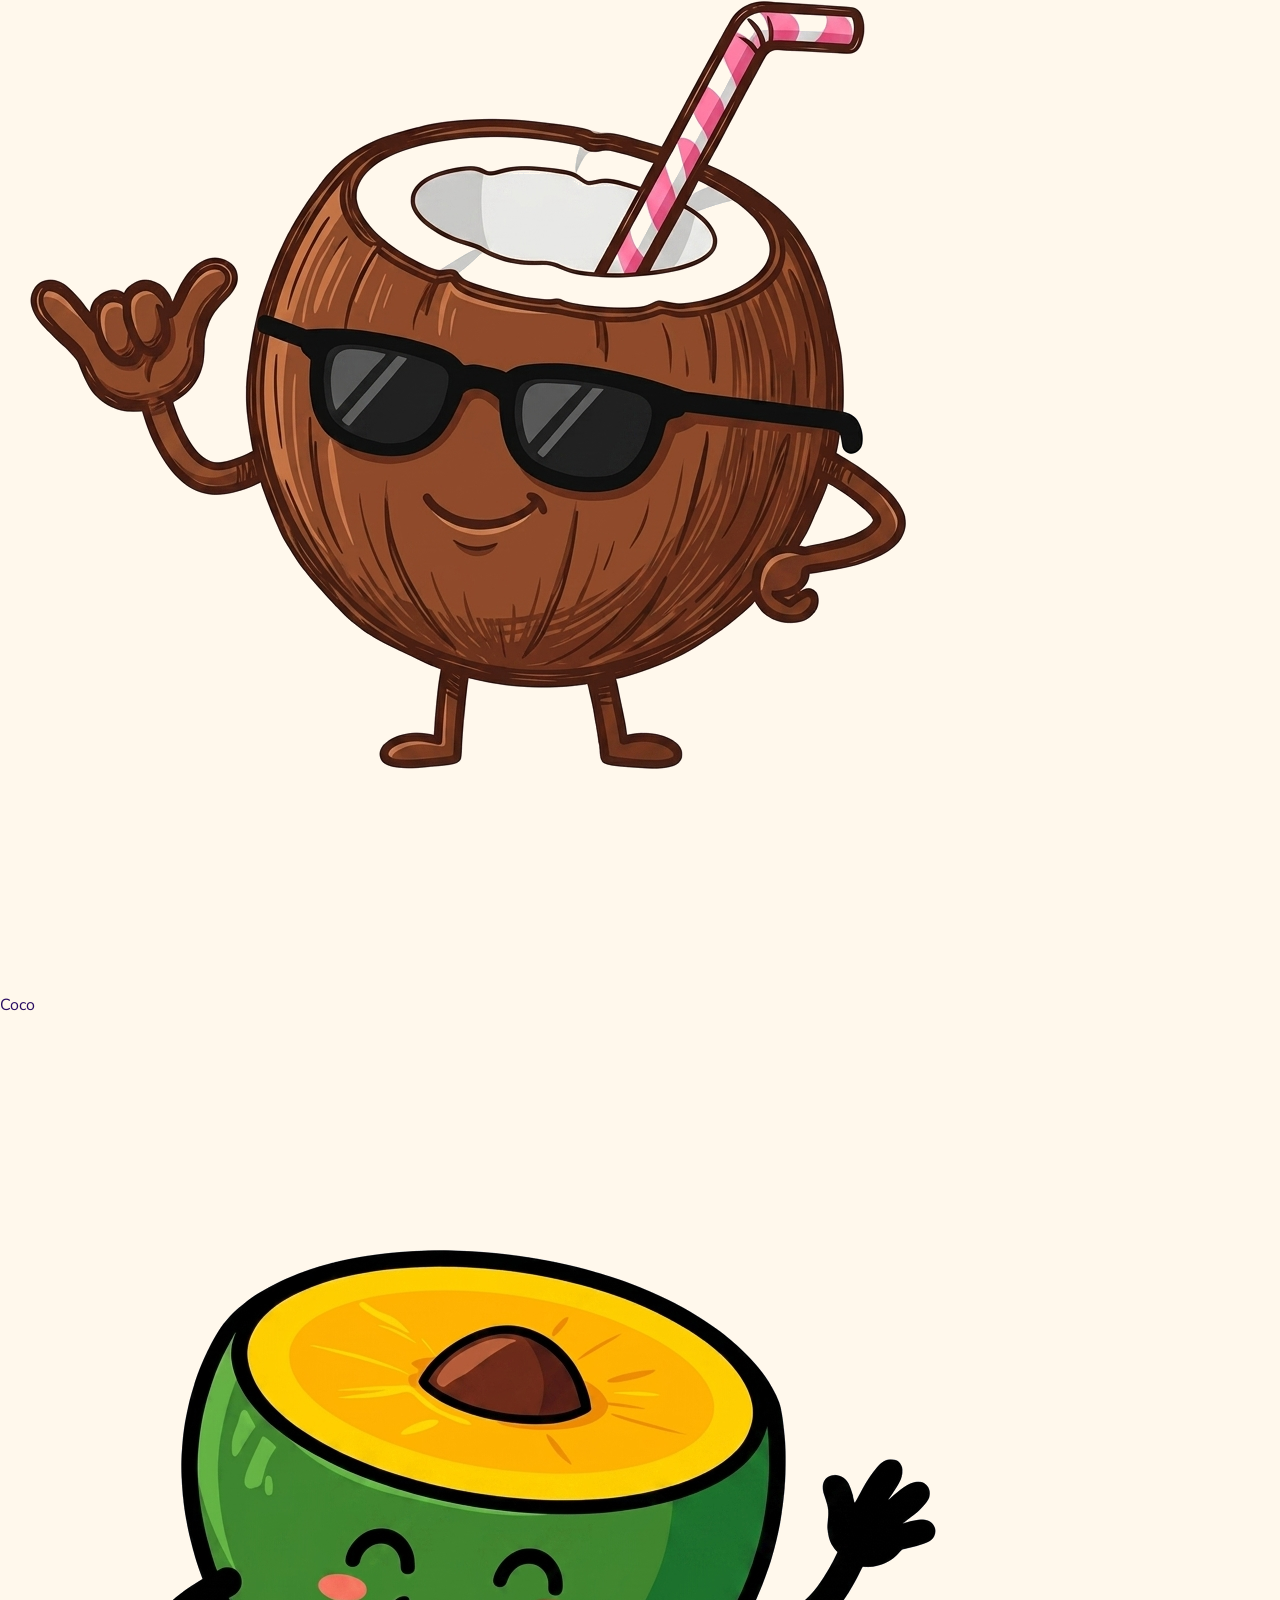
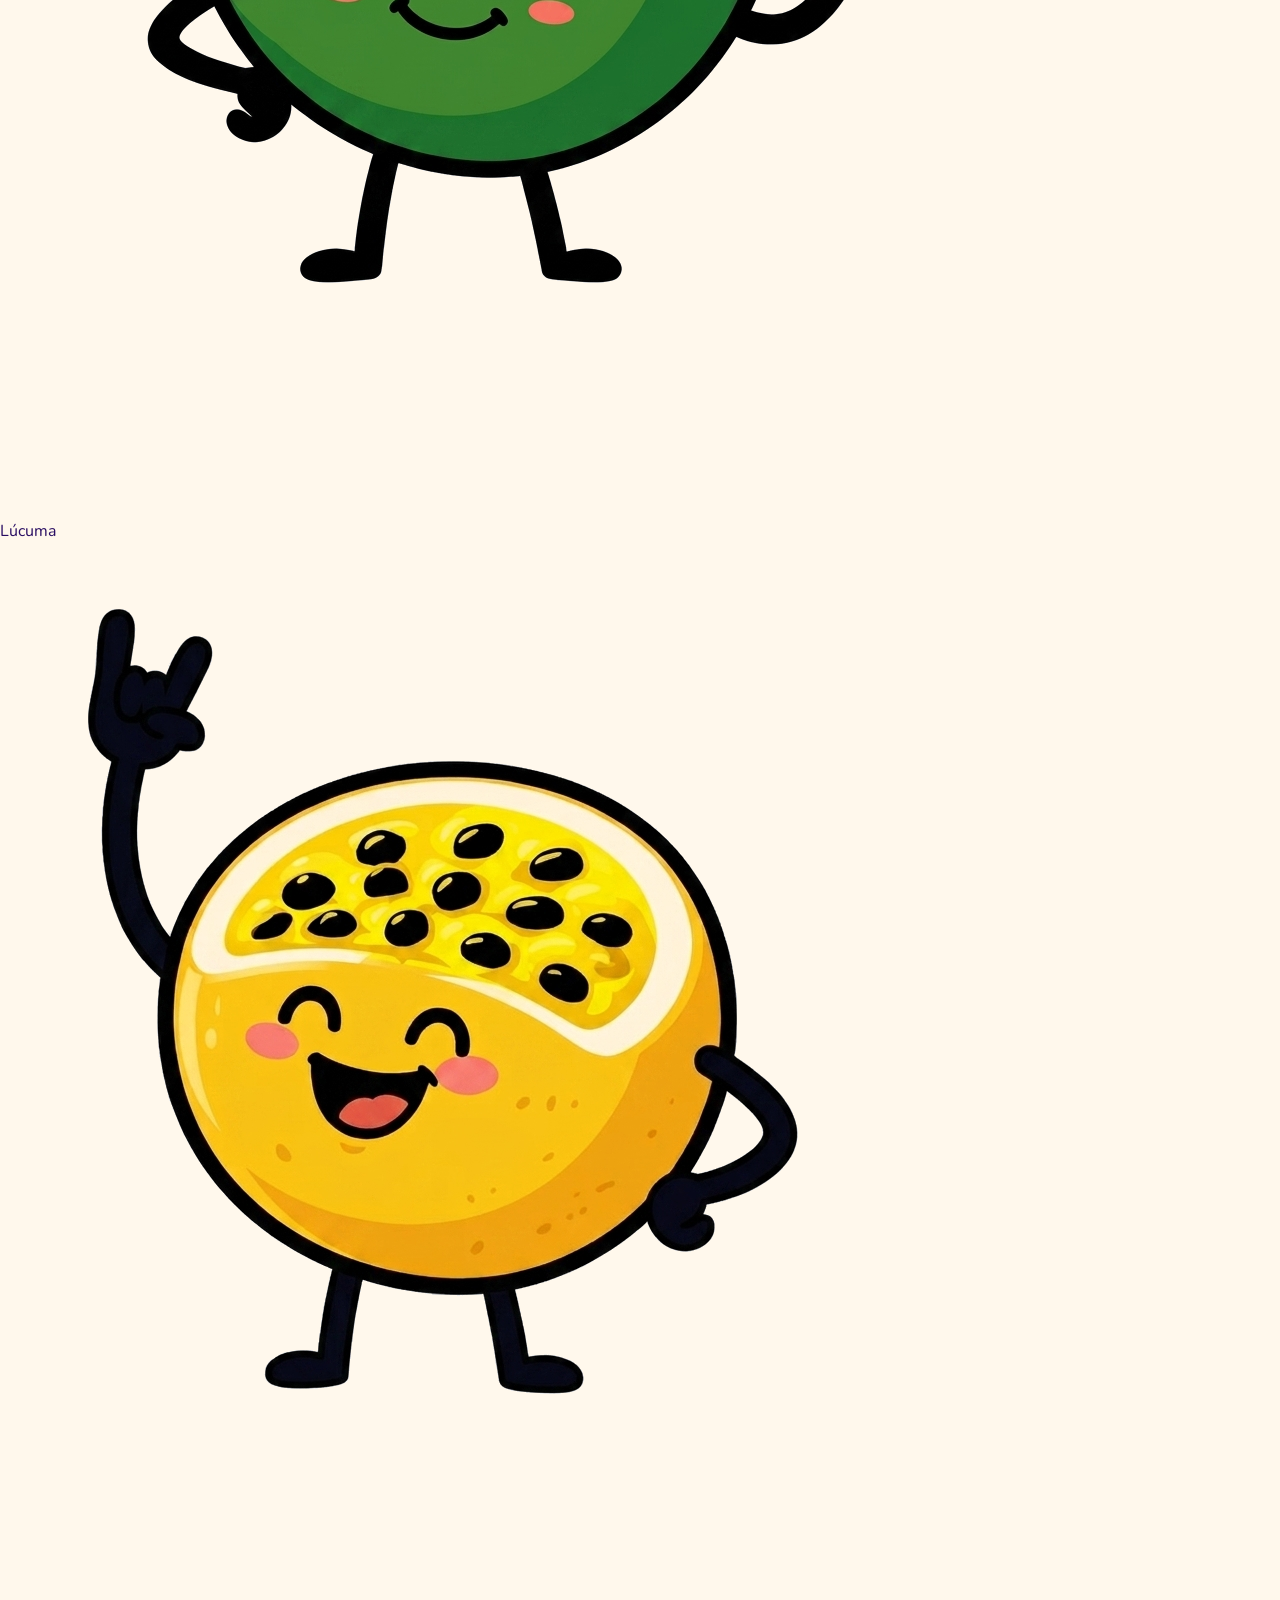
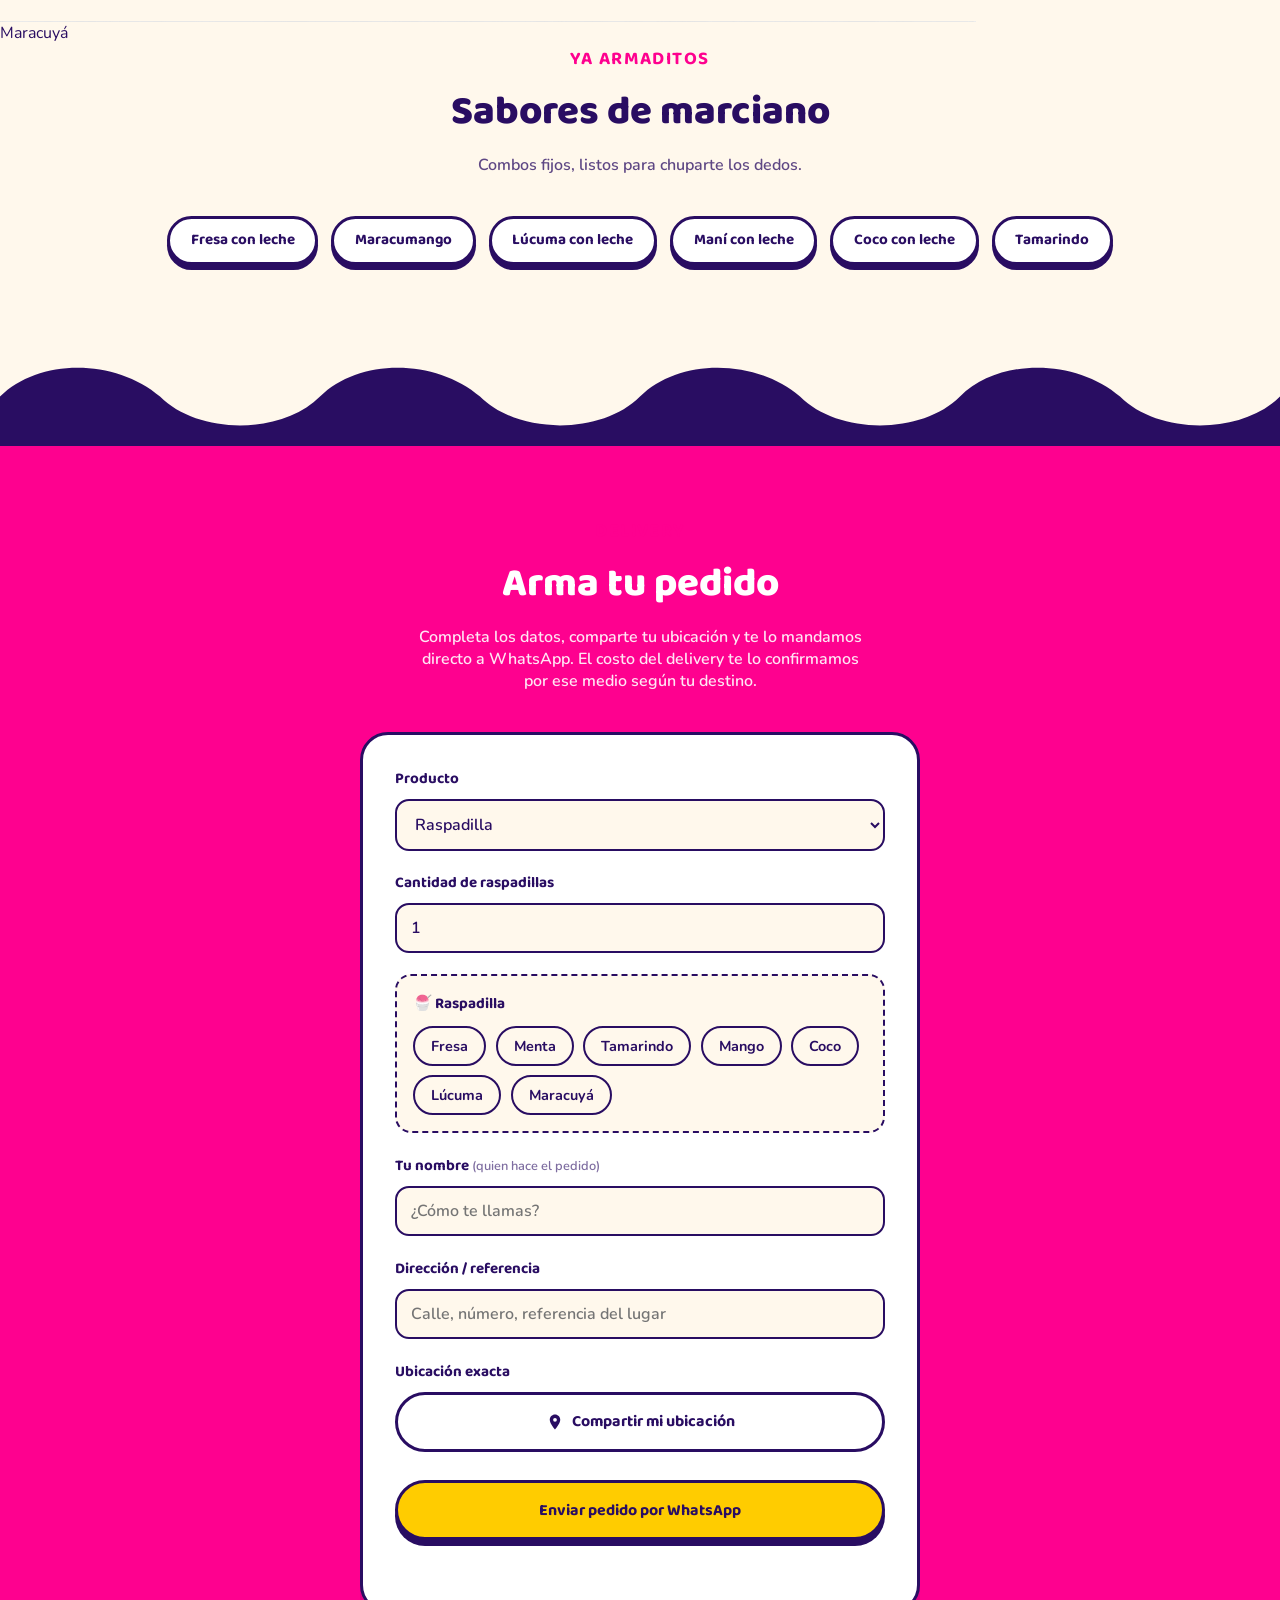
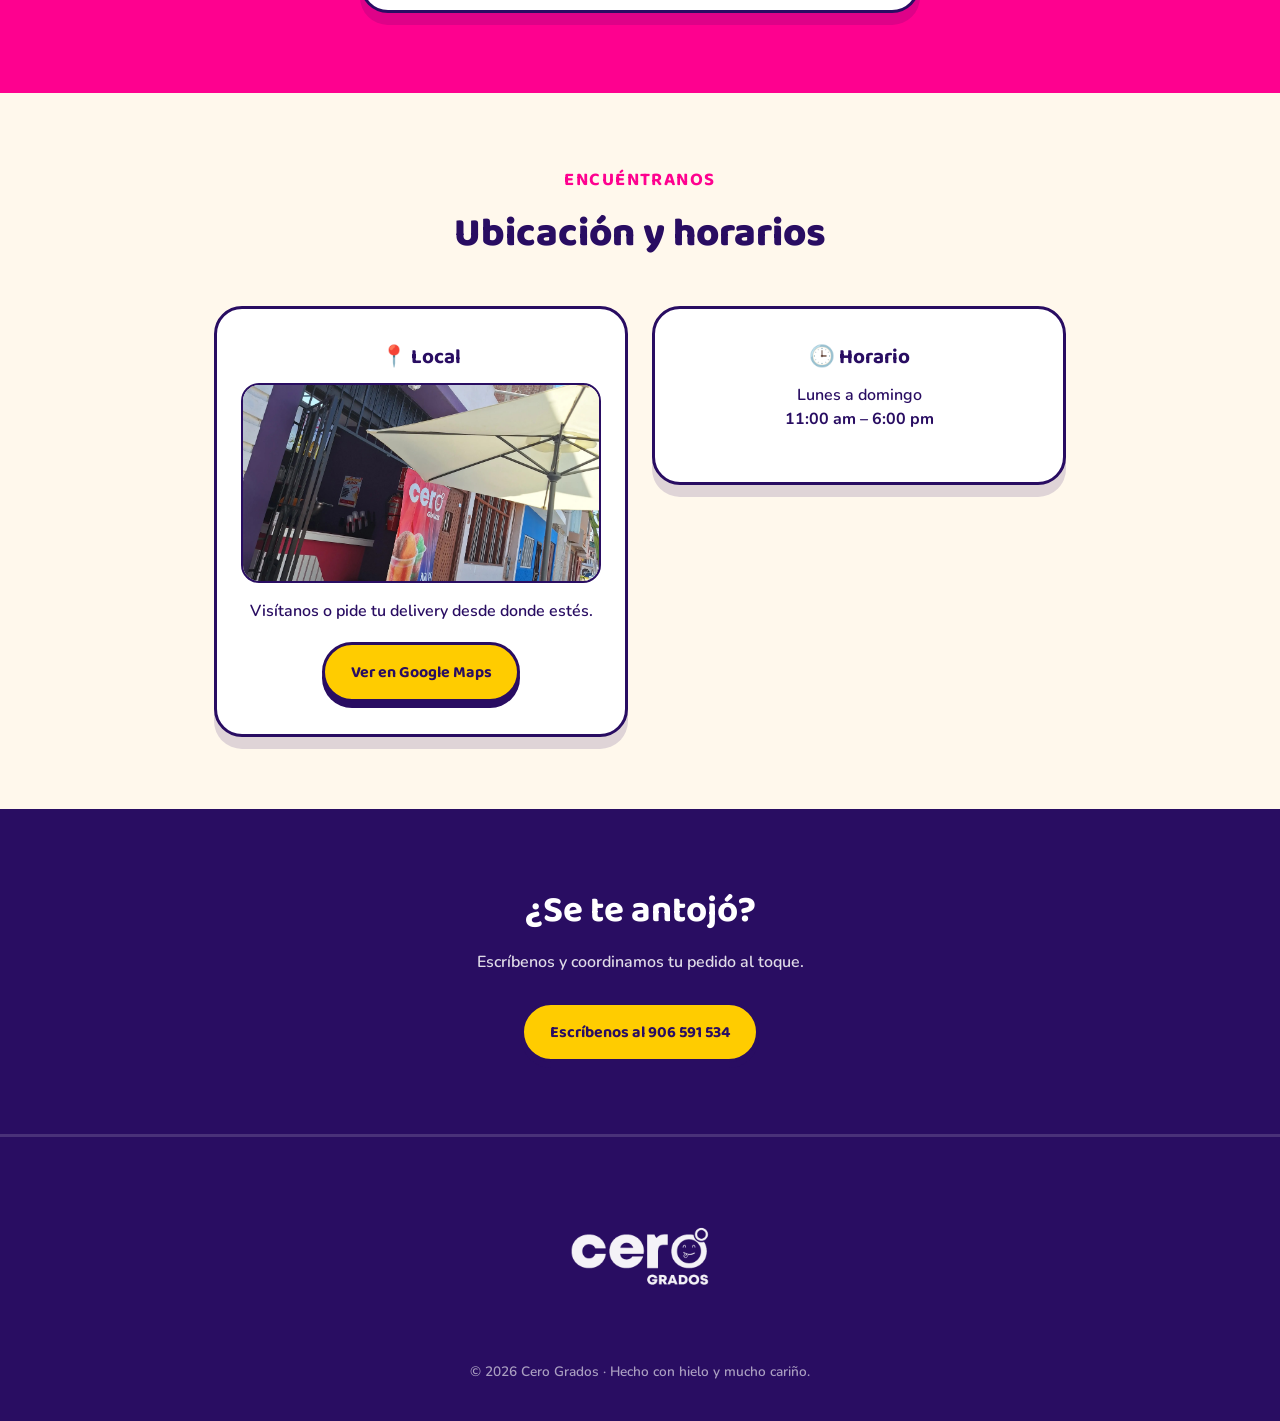
<file: index-31.html>
<!DOCTYPE html>
<html lang="es-PE">
<head>
<meta charset="UTF-8">
<meta name="viewport" content="width=device-width, initial-scale=1.0">
<title>CERO GRADOS · Raspadillas y marcianos de pura fruta</title>
<meta name="description" content="CERO GRADOS — Raspadillas y marcianos de pura fruta. No es sólo hielo, es felicidad congelada.">
<link rel="preconnect" href="https://fonts.googleapis.com">
<link rel="preconnect" href="https://fonts.gstatic.com" crossorigin>
<link href="https://fonts.googleapis.com/css2?family=Baloo+2:wght@500;700;800&family=Nunito:wght@400;600;700;800&display=swap" rel="stylesheet">
<link rel="stylesheet" href="style.css">
<link rel="icon" type="image/png" href="assets/isotipo.png">
</head>
<body>

<header class="nav">
  <a href="#top" class="nav-brand">
    <img src="assets/isotipo.png" alt="Cero Grados" class="nav-logo">
  </a>
  <div class="nav-mascots">
    <img src="assets/fresa_t.png" alt="">
    <img src="assets/tamarindo_t.png" alt="">
    <img src="assets/mango_t.png" alt="">
    <img src="assets/maracuya_t.png" alt="">
  </div>
  <nav class="nav-links">
    <a href="#sabores">Sabores</a>
    <a href="#" class="nav-club">Club Cero Grados / Beneficios</a>
    <a href="#ubicacion">Ubicación</a>
    <a href="#nosotros">Nosotros</a>
  </nav>
  <div class="nav-mascots">
    <img src="assets/coco_t.png" alt="">
    <img src="assets/menta_t.png" alt="">
    <img src="assets/lucuma_t.png" alt="">
  </div>
  <a href="#pedido" class="btn btn-nav">Pedir ahora</a>
</header>

<main id="top">

  <!-- HERO -->
  <section class="hero">
    <img src="assets/hero_side.jpg" alt="" class="hero-side-img" aria-hidden="true">
    <div class="hero-inner">
      <div class="hero-text">
        <p class="hero-slogan">No es sólo hielo,<br><span>es felicidad congelada.</span></p>
        <p class="hero-sub">Raspadillas y marcianos hechos con pura fruta. Sin atajos, sin jarabes raros — la fruta de verdad, congelada al toque.</p>
        <div class="hero-ctas">
          <a href="#pedido" class="btn btn-primary">
            <svg viewBox="0 0 24 24" width="20" height="20" fill="currentColor" aria-hidden="true"><path d="M17.5 14.4c-.3-.1-1.7-.9-2-1-.3-.1-.5-.1-.7.1-.2.3-.8 1-.9 1.2-.2.2-.3.2-.6.1-.3-.1-1.3-.5-2.4-1.5-.9-.8-1.5-1.8-1.7-2.1-.2-.3 0-.5.1-.6.1-.1.3-.3.4-.5.1-.1.2-.3.3-.4.1-.2 0-.4 0-.5-.1-.1-.7-1.6-.9-2.2-.2-.5-.5-.5-.7-.5h-.6c-.2 0-.5.1-.8.4-.3.3-1 1-1 2.4s1 2.8 1.2 3c.1.2 2 3 4.8 4.3.7.3 1.2.5 1.6.6.7.2 1.3.2 1.8.1.5-.1 1.7-.7 1.9-1.4.2-.7.2-1.2.2-1.4-.1-.1-.3-.2-.6-.3z"/><path d="M12 2C6.5 2 2 6.5 2 12c0 1.9.5 3.6 1.5 5.2L2 22l4.9-1.5C8.4 21.5 10.1 22 12 22c5.5 0 10-4.5 10-10S17.5 2 12 2zm0 18c-1.7 0-3.3-.5-4.6-1.3l-.3-.2-3.1.9.9-3-.2-.3C3.9 14.7 3.5 13.4 3.5 12 3.5 7.3 7.3 3.5 12 3.5S20.5 7.3 20.5 12 16.7 20 12 20z"/></svg>
            Hacer mi pedido
          </a>
          <a href="#sabores" class="btn btn-ghost">Ver sabores</a>
        </div>
      </div>
      <img src="assets/logo_blanco.png" alt="Cero Grados — helados de raspadilla" class="hero-logo">
    </div>
  </section>

  <div class="wave-wrap" aria-hidden="true">
    <div class="drip-backing"></div>
    <div class="drip-mid"></div>
  </div>

  <!-- PRODUCTOS -->
  <section id="productos" class="productos">
    <div class="producto-layout">
      <img src="assets/raspadilla_promo.jpg" alt="Raspadillas Cero Grados" class="producto-imagen">
      <div class="producto-cards">
        <p class="eyebrow">La carta</p>
        <h2 class="section-title">Dos formas de enfriarte</h2>
        <article class="producto-card card-raspadilla">
          <h3>Raspadilla</h3>
          <p>Hielo raspado fino, bañado en pulpa de fruta natural. Eliges hasta <strong>2 sabores</strong> de la lista de abajo. Clásica, refrescante, de toda la vida — pero con sabor de verdad.</p>
        </article>
        <article class="producto-card card-marciano">
          <h3>Marciano</h3>
          <p>El mismo hielo, en su versión de palito, en combos de sabor ya armados. Ideal para llevar, para compartir y para el calor que no perdona.</p>
        </article>
      </div>
    </div>
  </section>

  <!-- SABORES RASPADILLA -->
  <section id="sabores" class="sabores">
    <p class="eyebrow">Los personajes</p>
    <h2 class="section-title">Sabores de raspadilla</h2>
    <p class="section-sub">7 sabores de pura fruta. Elige hasta 2 para tu raspadilla.</p>

    <div class="sabor-grid">
      <div class="sabor-card">
        <img src="assets/fresa_t.png" alt="Fresa">
        <span>Fresa</span>
      </div>
      <div class="sabor-card">
        <img src="assets/menta_t.png" alt="Menta">
        <span>Menta</span>
      </div>
      <div class="sabor-card">
        <img src="assets/tamarindo_t.png" alt="Tamarindo">
        <span>Tamarindo</span>
      </div>
      <div class="sabor-card">
        <img src="assets/mango_t.png" alt="Mango">
        <span>Mango</span>
      </div>
      <div class="sabor-card">
        <img src="assets/coco_t.png" alt="Coco">
        <span>Coco</span>
      </div>
      <div class="sabor-card">
        <img src="assets/lucuma_t.png" alt="Lúcuma">
        <span>Lúcuma</span>
      </div>
      <div class="sabor-card">
        <img src="assets/maracuya_t.png" alt="Maracuyá">
        <span>Maracuyá</span>
      </div>
    </div>
  </section>

  <!-- SABORES MARCIANO -->
  <section class="marcianos">
    <p class="eyebrow">Ya armaditos</p>
    <h2 class="section-title">Sabores de marciano</h2>
    <p class="section-sub">Combos fijos, listos para chuparte los dedos.</p>
    <ul class="marciano-list">
      <li>Fresa con leche</li>
      <li>Maracumango</li>
      <li>Lúcuma con leche</li>
      <li>Maní con leche</li>
      <li>Coco con leche</li>
      <li>Tamarindo</li>
    </ul>
  </section>

  <div class="drip-standalone flip" aria-hidden="true"></div>

  <!-- PEDIDO / DELIVERY -->
  <section id="pedido" class="pedido">
    <p class="eyebrow">Delivery</p>
    <h2 class="section-title light">Arma tu pedido</h2>
    <p class="section-sub light">Completa los datos, comparte tu ubicación y te lo mandamos directo a WhatsApp. El costo del delivery te lo confirmamos por ese medio según tu destino.</p>

    <form id="orderForm" class="order-form" novalidate>

      <div class="field">
        <label for="tipo">Producto</label>
        <select id="tipo" name="tipo">
          <option value="Raspadilla">Raspadilla</option>
          <option value="Marciano">Marciano</option>
          <option value="Ambos">Ambos</option>
        </select>
      </div>

      <div class="field-row" id="grupoCantidades">
        <div class="field" id="fieldCantidadRaspadilla">
          <label for="cantidadRaspadilla">Cantidad de raspadillas</label>
          <input type="number" id="cantidadRaspadilla" min="1" value="1">
        </div>
        <div class="field" id="fieldCantidadMarciano" hidden>
          <label for="cantidadMarciano">Cantidad de marcianos</label>
          <input type="number" id="cantidadMarciano" min="1" value="1">
        </div>
      </div>

      <div id="bloquesRaspadilla" class="unit-blocks"></div>
      <div id="bloquesMarciano" class="unit-blocks"></div>

      <div class="field">
        <label for="nombre">Tu nombre <span class="hint">(quien hace el pedido)</span></label>
        <input type="text" id="nombre" placeholder="¿Cómo te llamas?">
      </div>

      <div class="field">
        <label for="referencia">Dirección / referencia</label>
        <input type="text" id="referencia" placeholder="Calle, número, referencia del lugar">
      </div>

      <div class="field">
        <label>Ubicación exacta</label>
        <button type="button" id="btnUbicacion" class="btn btn-outline btn-block">
          <svg viewBox="0 0 24 24" width="18" height="18" fill="currentColor" aria-hidden="true"><path d="M12 2C8.1 2 5 5.1 5 9c0 5.2 7 13 7 13s7-7.8 7-13c0-3.9-3.1-7-7-7zm0 9.5A2.5 2.5 0 1 1 12 6.5a2.5 2.5 0 0 1 0 5z"/></svg>
          Compartir mi ubicación
        </button>
        <p id="ubicacionStatus" class="hint"></p>
      </div>

      <button type="submit" id="btnEnviar" class="btn btn-primary btn-block">Enviar pedido por WhatsApp</button>
      <p id="formError" class="form-error" role="alert"></p>
    </form>
  </section>

  <!-- UBICACIÓN Y HORARIOS -->
  <section id="ubicacion" class="ubicacion">
    <p class="eyebrow">Encuéntranos</p>
    <h2 class="section-title">Ubicación y horarios</h2>

    <div class="ubicacion-grid">
      <div class="info-card">
        <h3>📍 Local</h3>
        <img src="assets/local.jpg" alt="Fachada del local Cero Grados" class="local-photo">
        <p>Visítanos o pide tu delivery desde donde estés.</p>
        <a href="https://maps.app.goo.gl/4QSLEFNCwFCXA7MKA" target="_blank" rel="noopener" class="btn btn-primary">Ver en Google Maps</a>
      </div>
      <div class="info-card">
        <h3>🕒 Horario</h3>
        <p>Lunes a domingo<br><strong>11:00 am – 6:00 pm</strong></p>
      </div>
    </div>
  </section>

  <!-- CTA FINAL -->
  <section id="nosotros" class="cta-final">
    <div class="cta-final-inner">
      <h2>¿Se te antojó?</h2>
      <p>Escríbenos y coordinamos tu pedido al toque.</p>
      <a href="https://wa.me/51906591534?text=Hola%20Cero%20Grados%2C%20quiero%20hacer%20un%20pedido%20%E2%9D%84%EF%B8%8F" class="btn btn-primary" target="_blank" rel="noopener">
        Escríbenos al 906 591 534
      </a>
    </div>
  </section>

</main>

<footer class="footer">
  <img src="assets/logo_blanco.png" alt="Cero Grados" class="footer-logo">
  <p>© <span id="year"></span> Cero Grados · Hecho con hielo y mucho cariño.</p>
</footer>

<script src="script.js"></script>
</body>
</html>
</file>
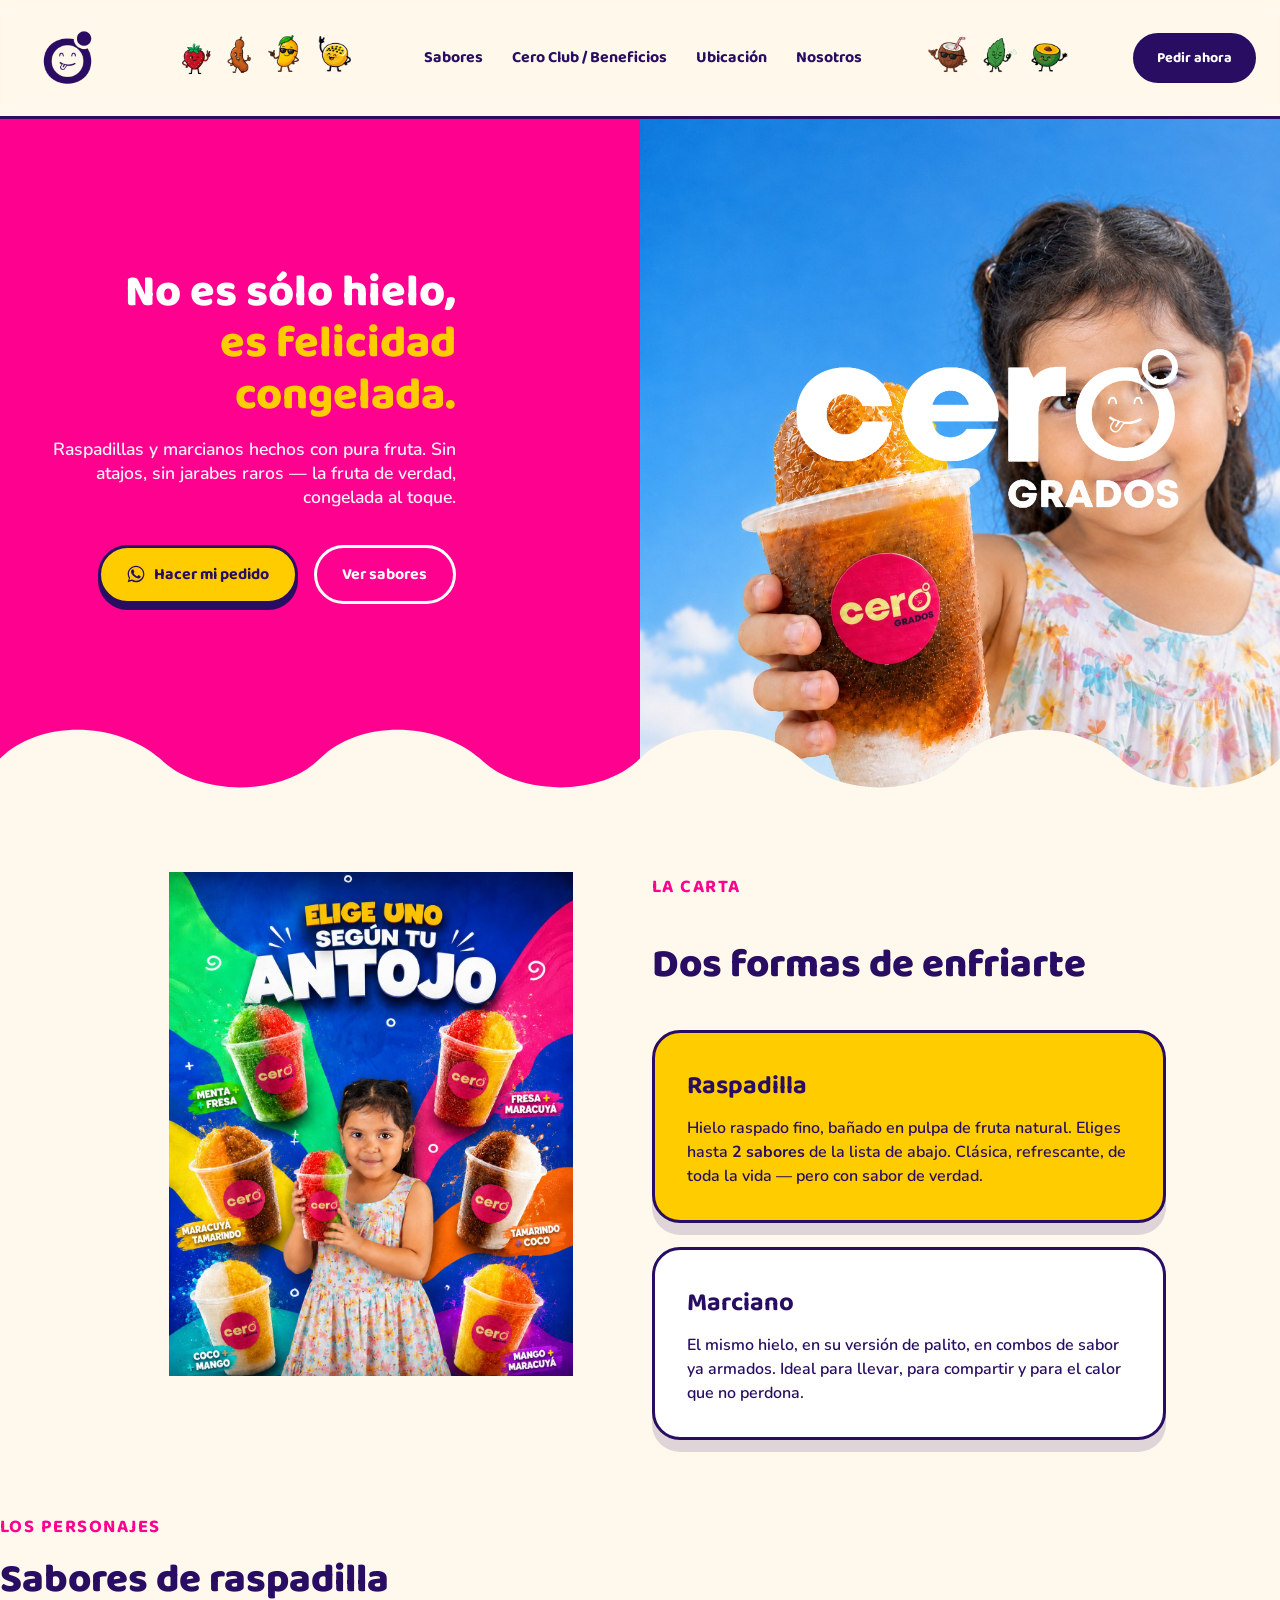
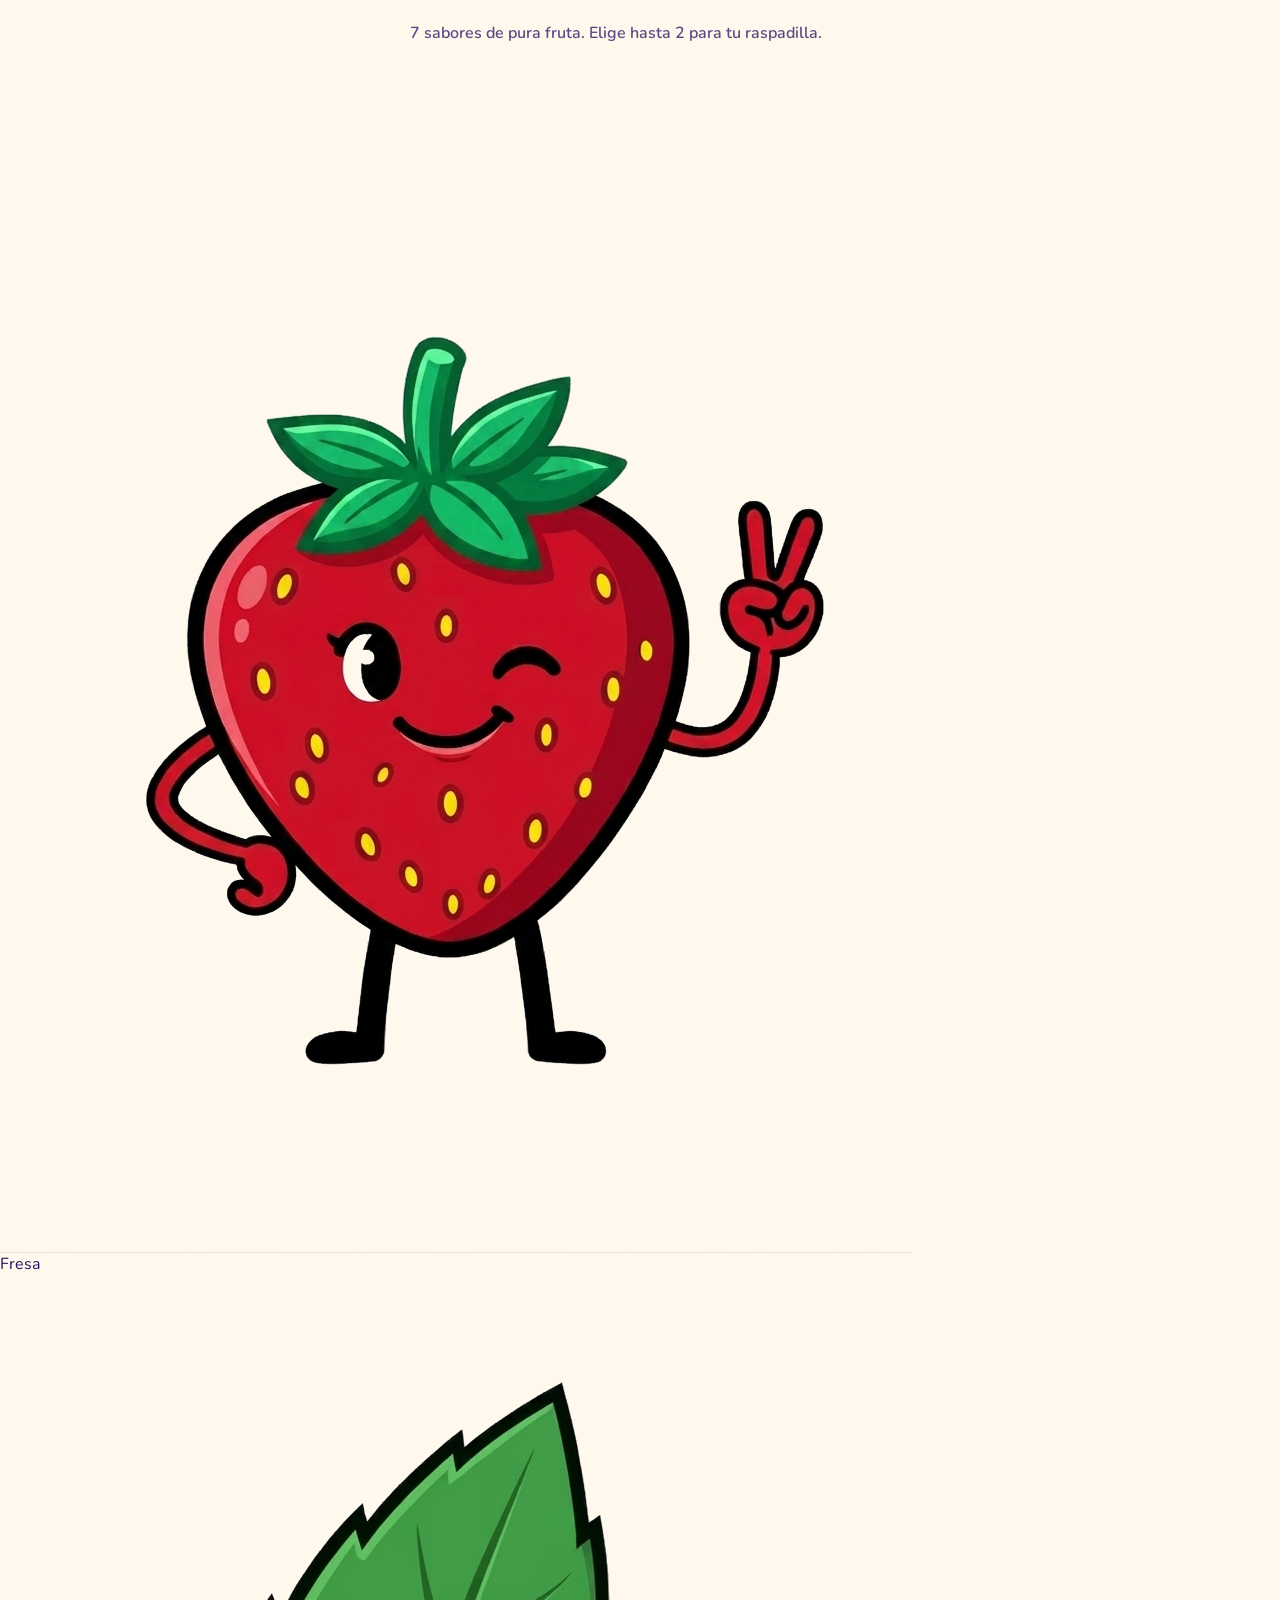
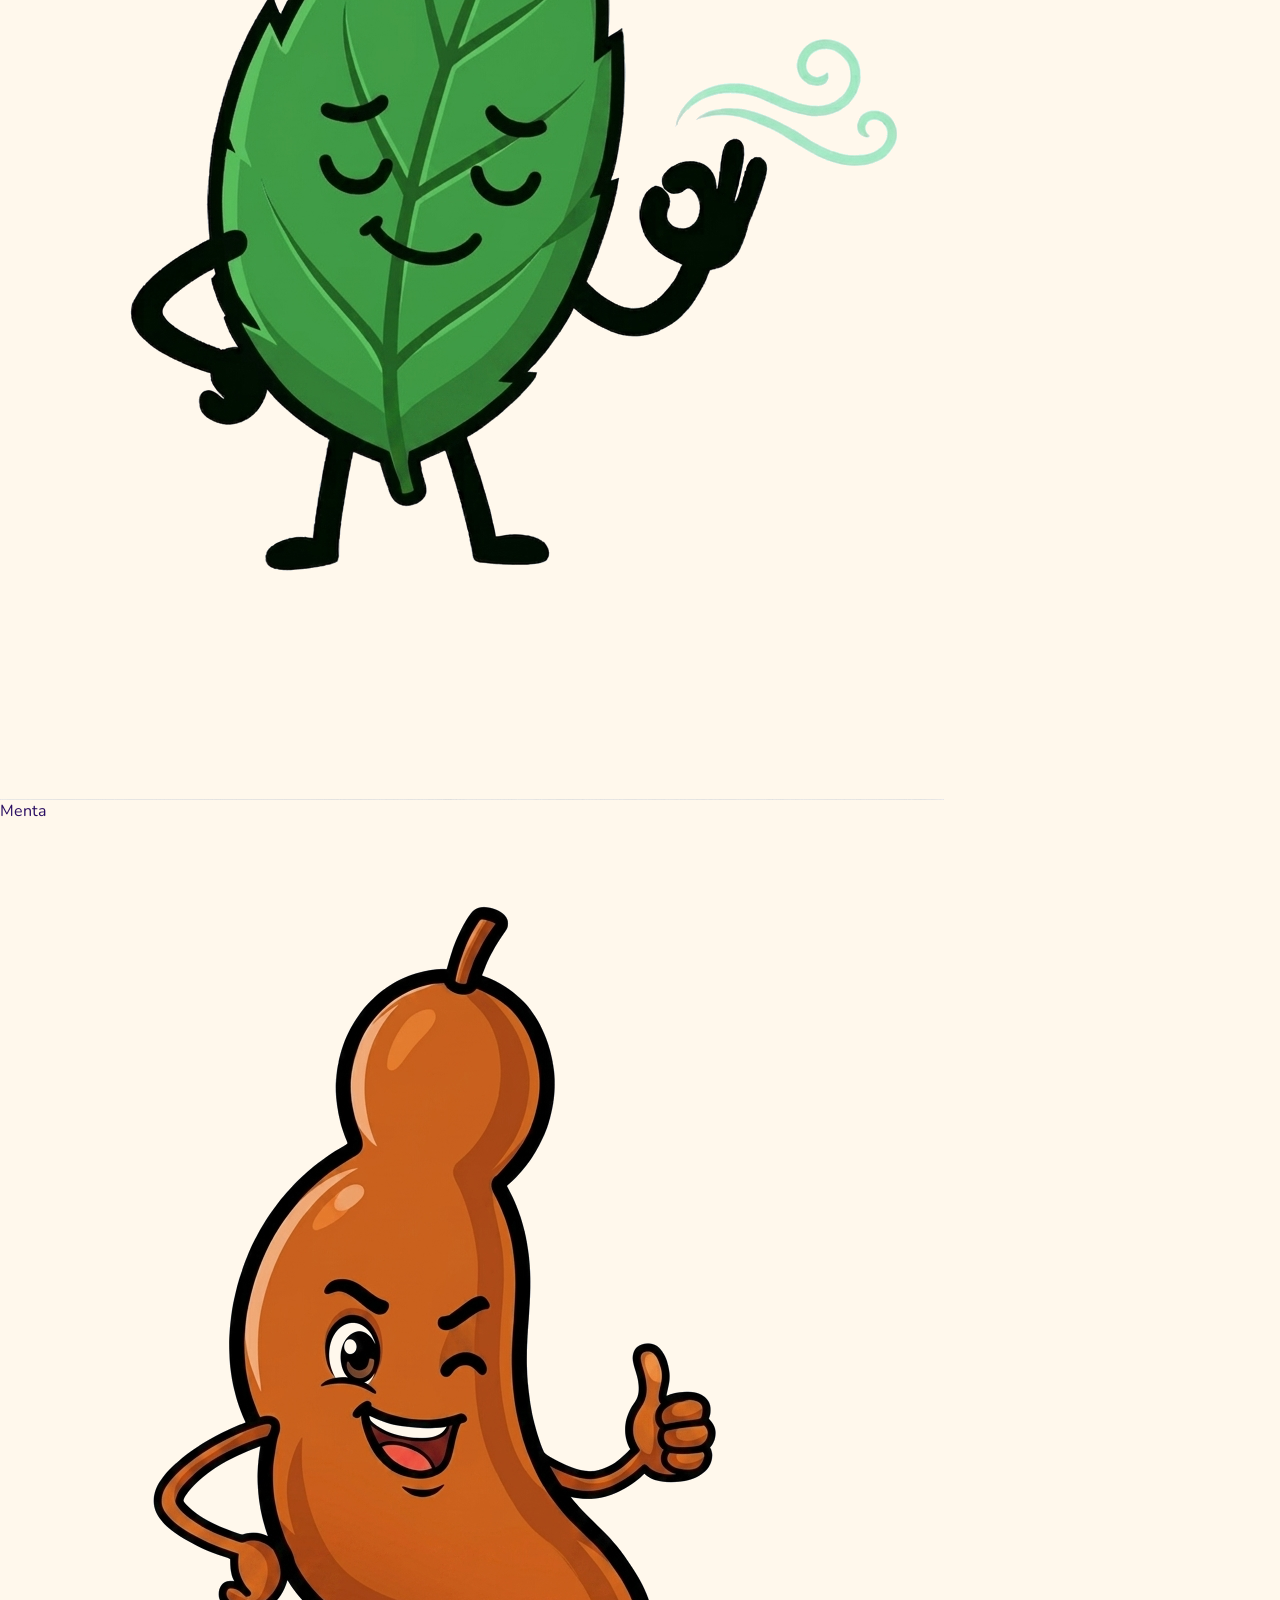
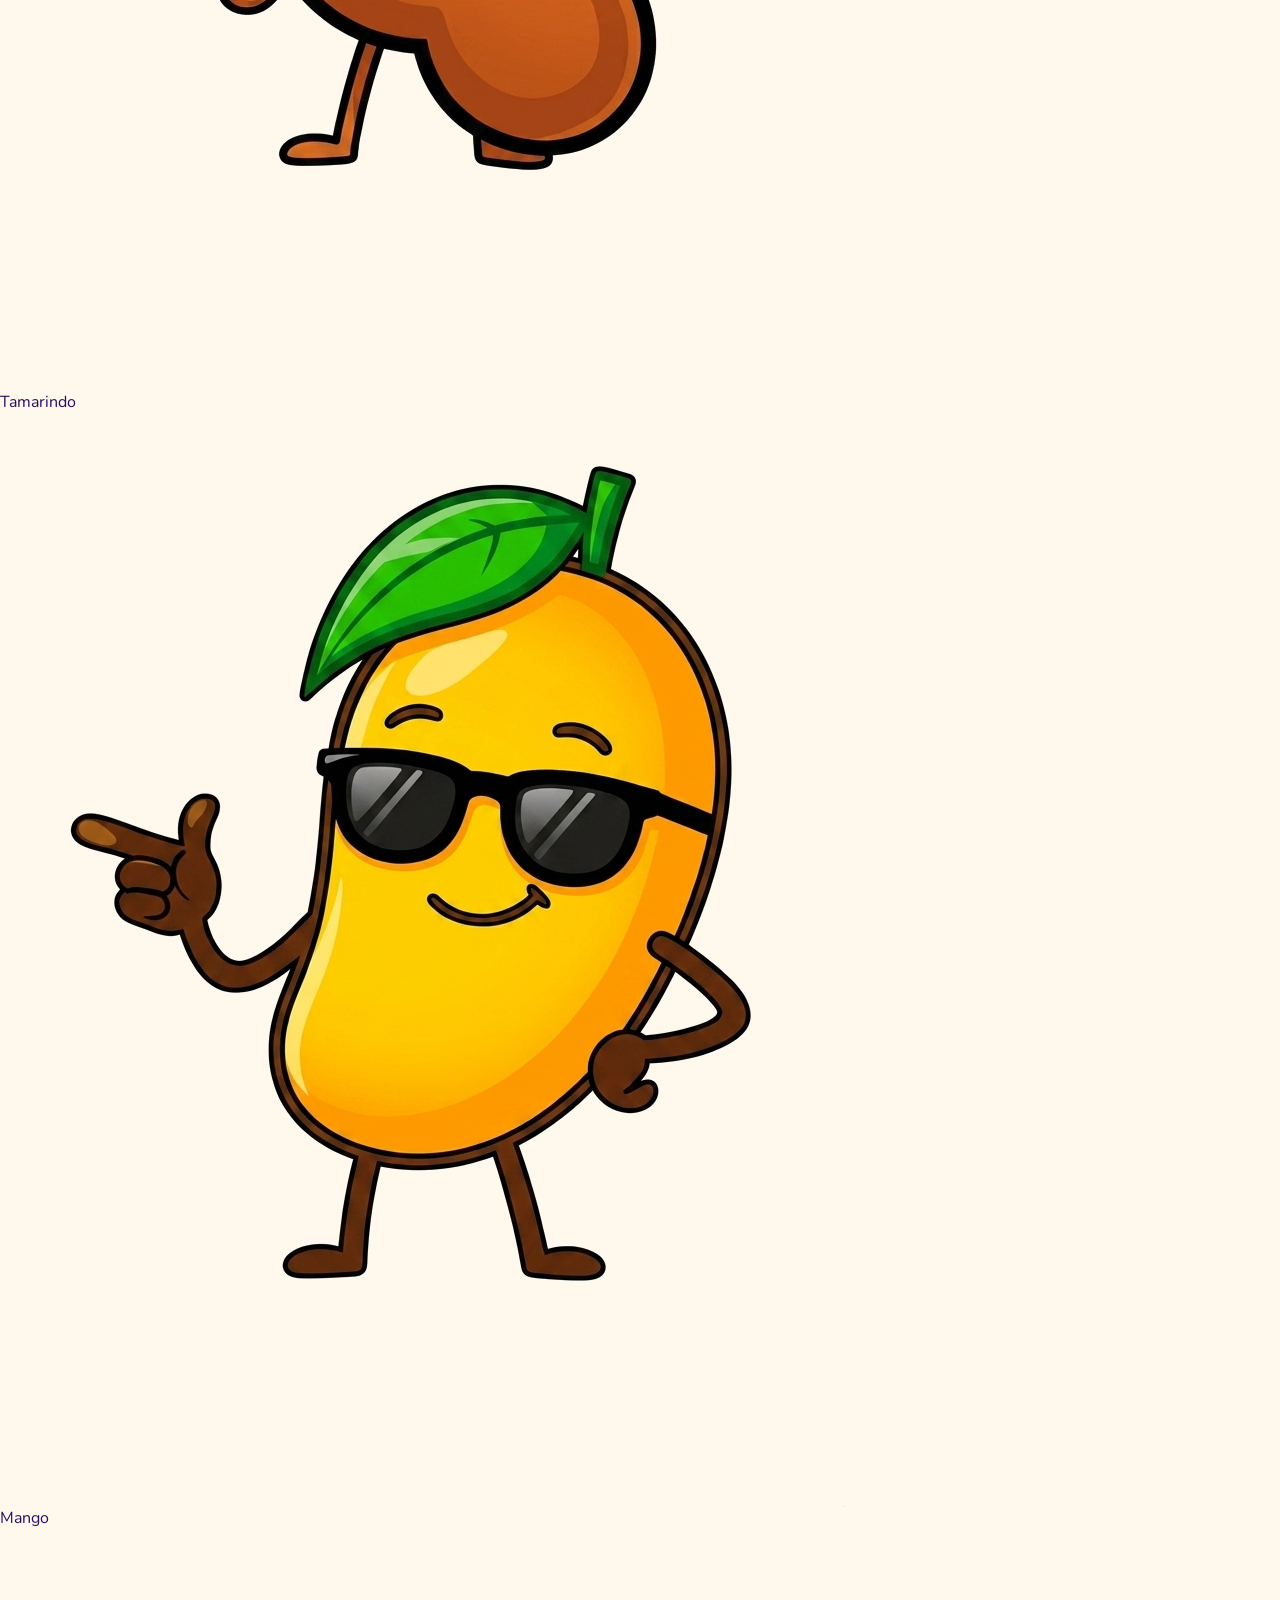
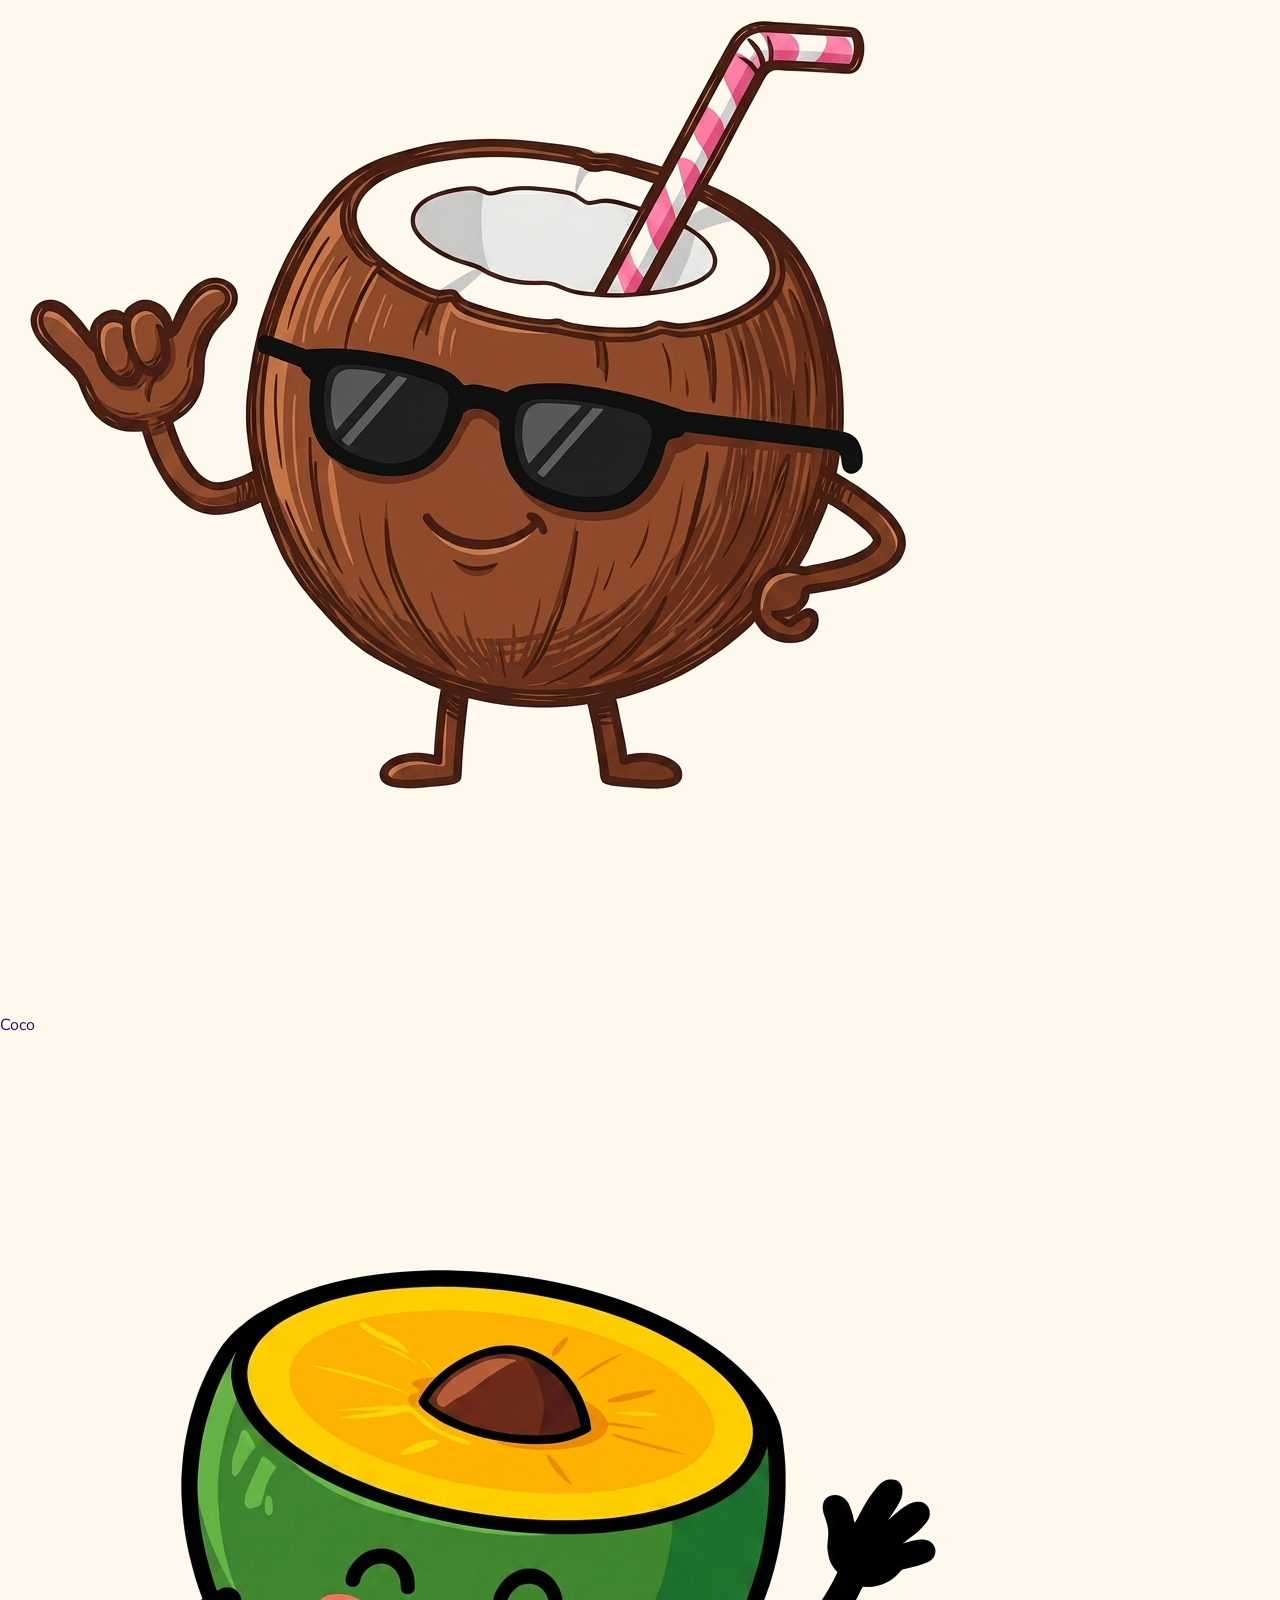
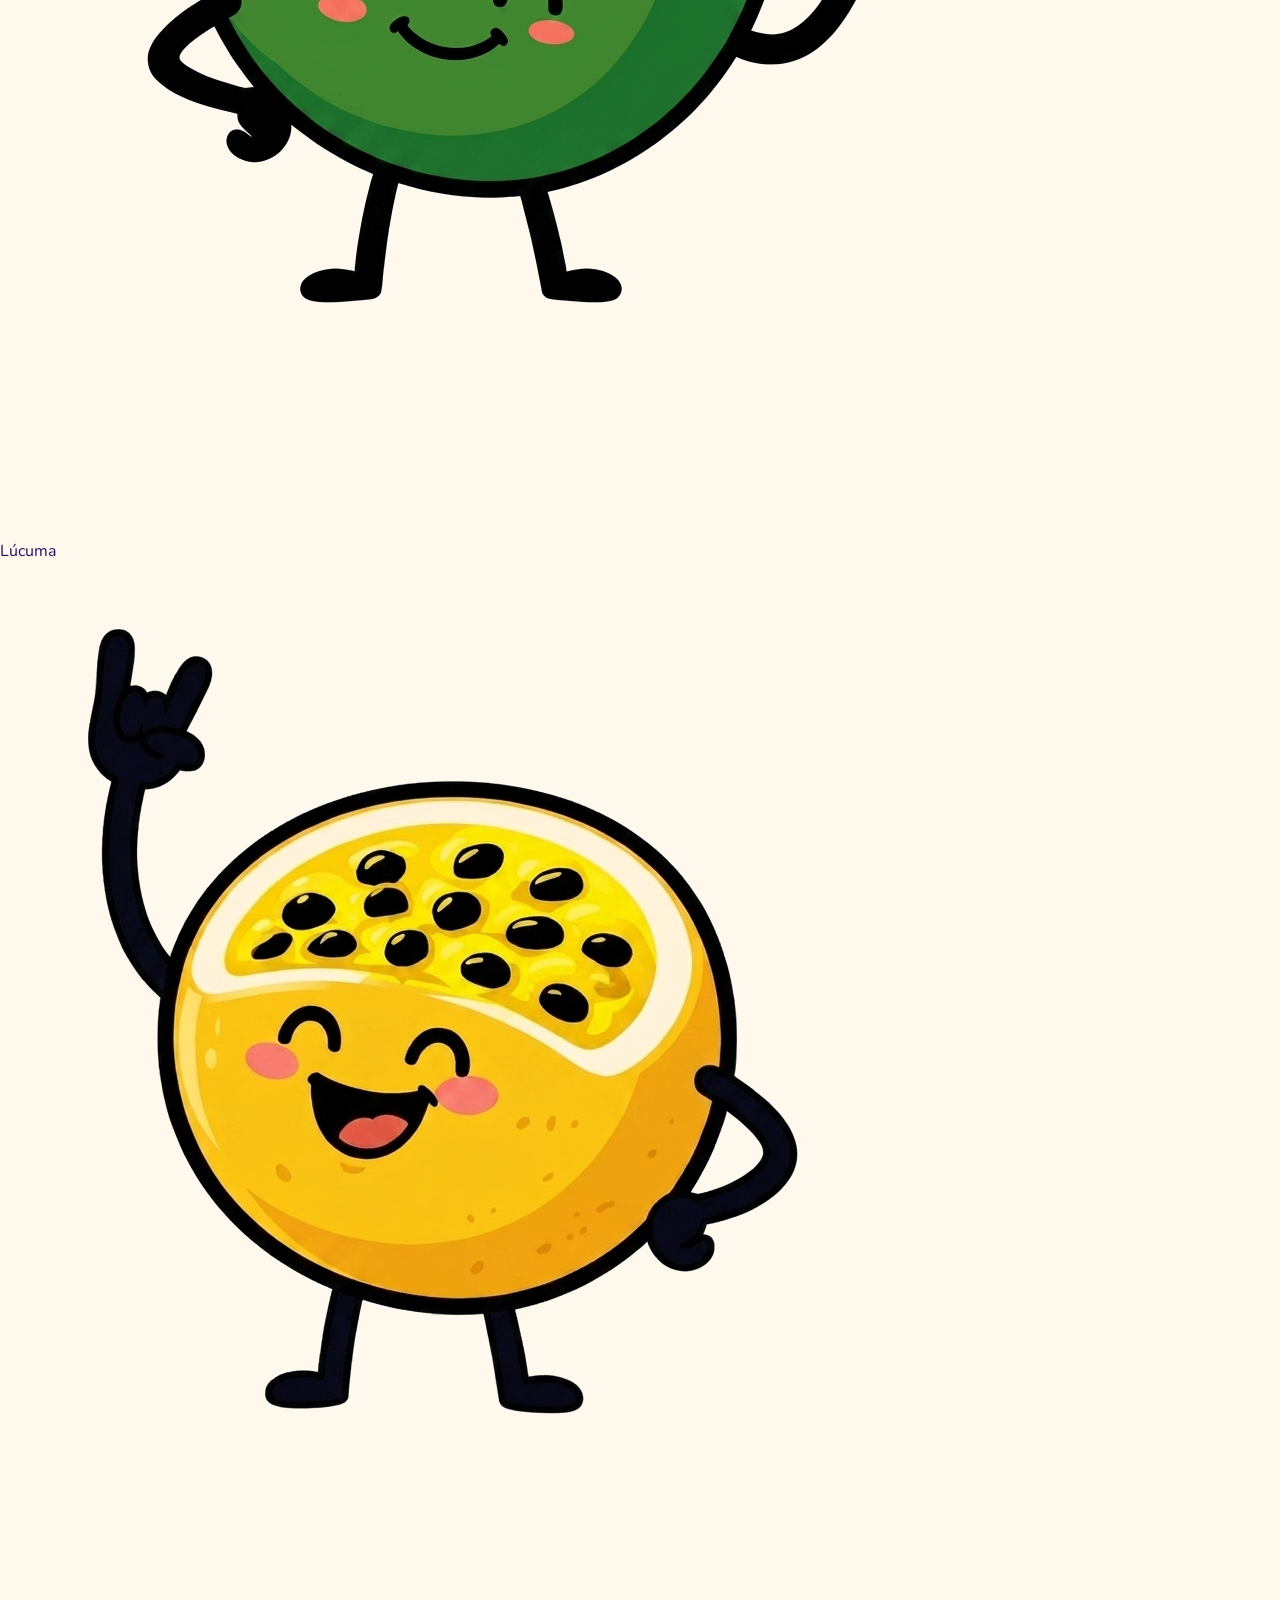
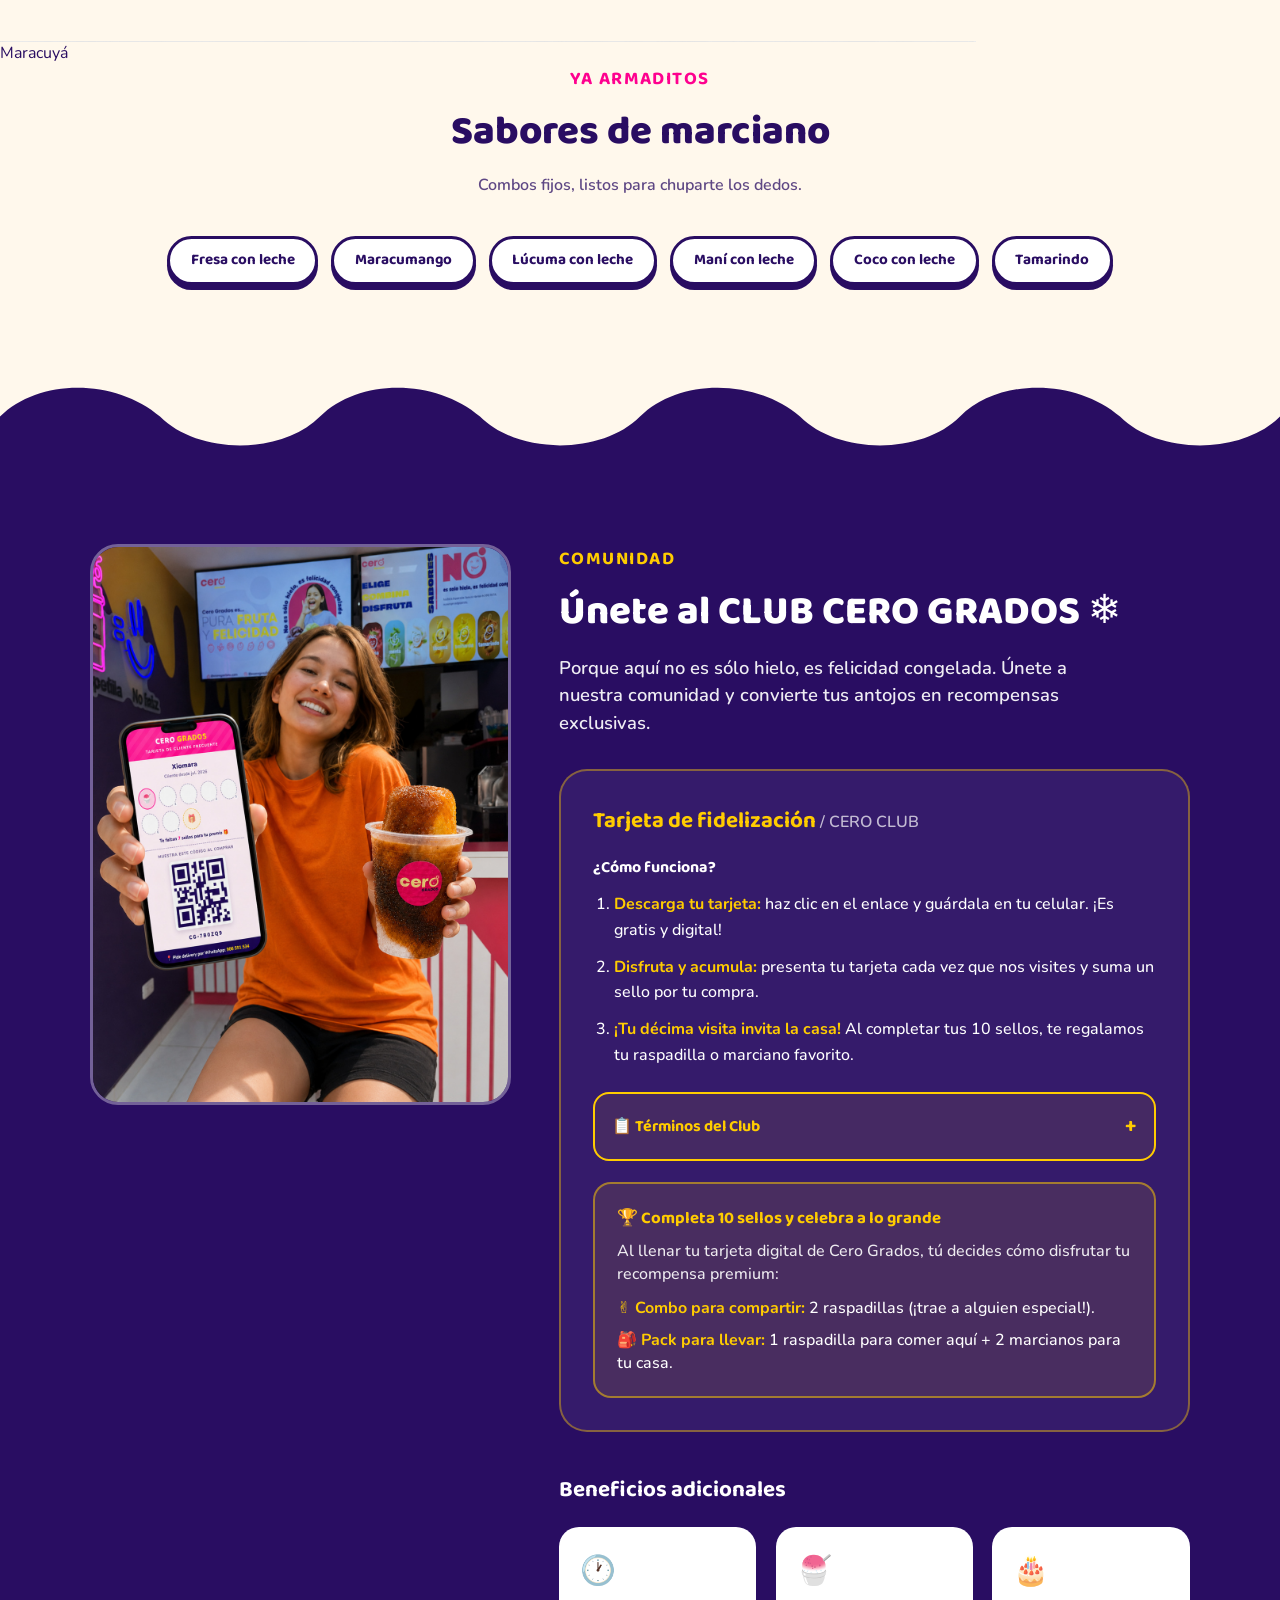
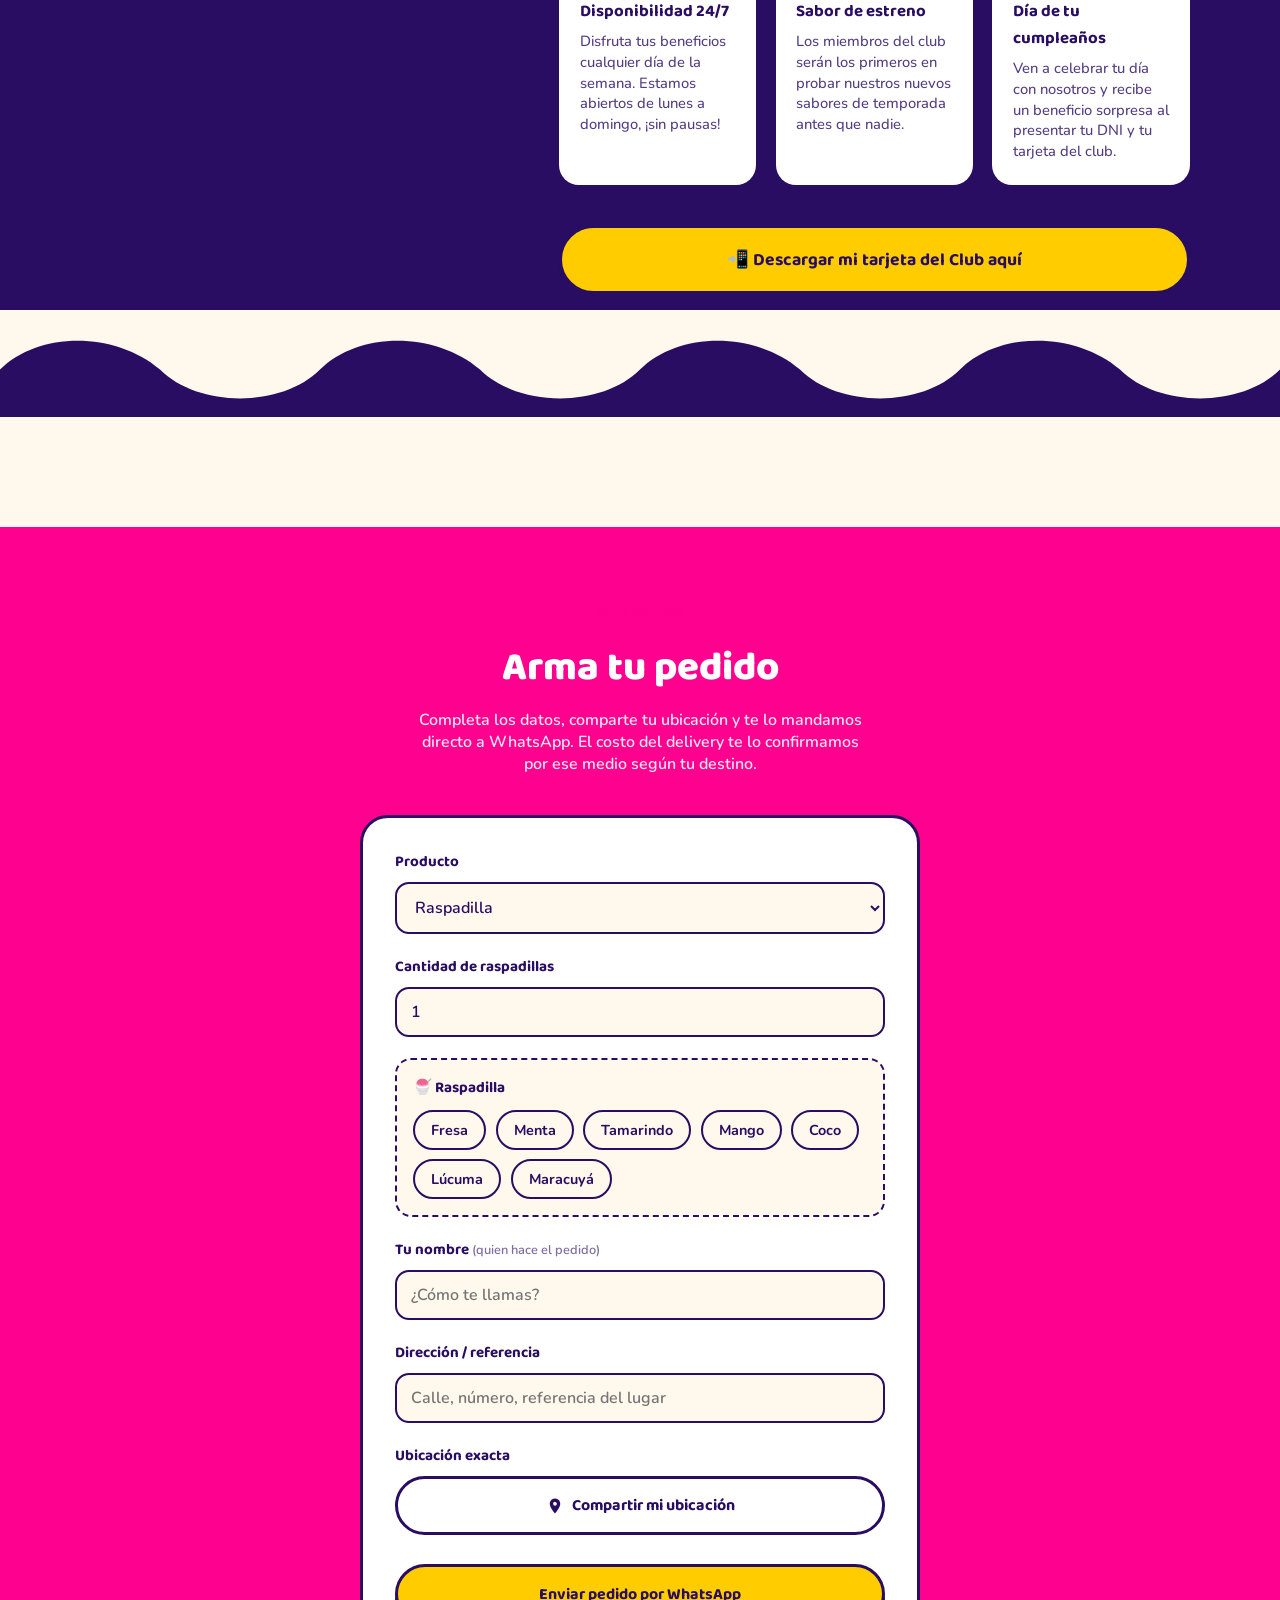
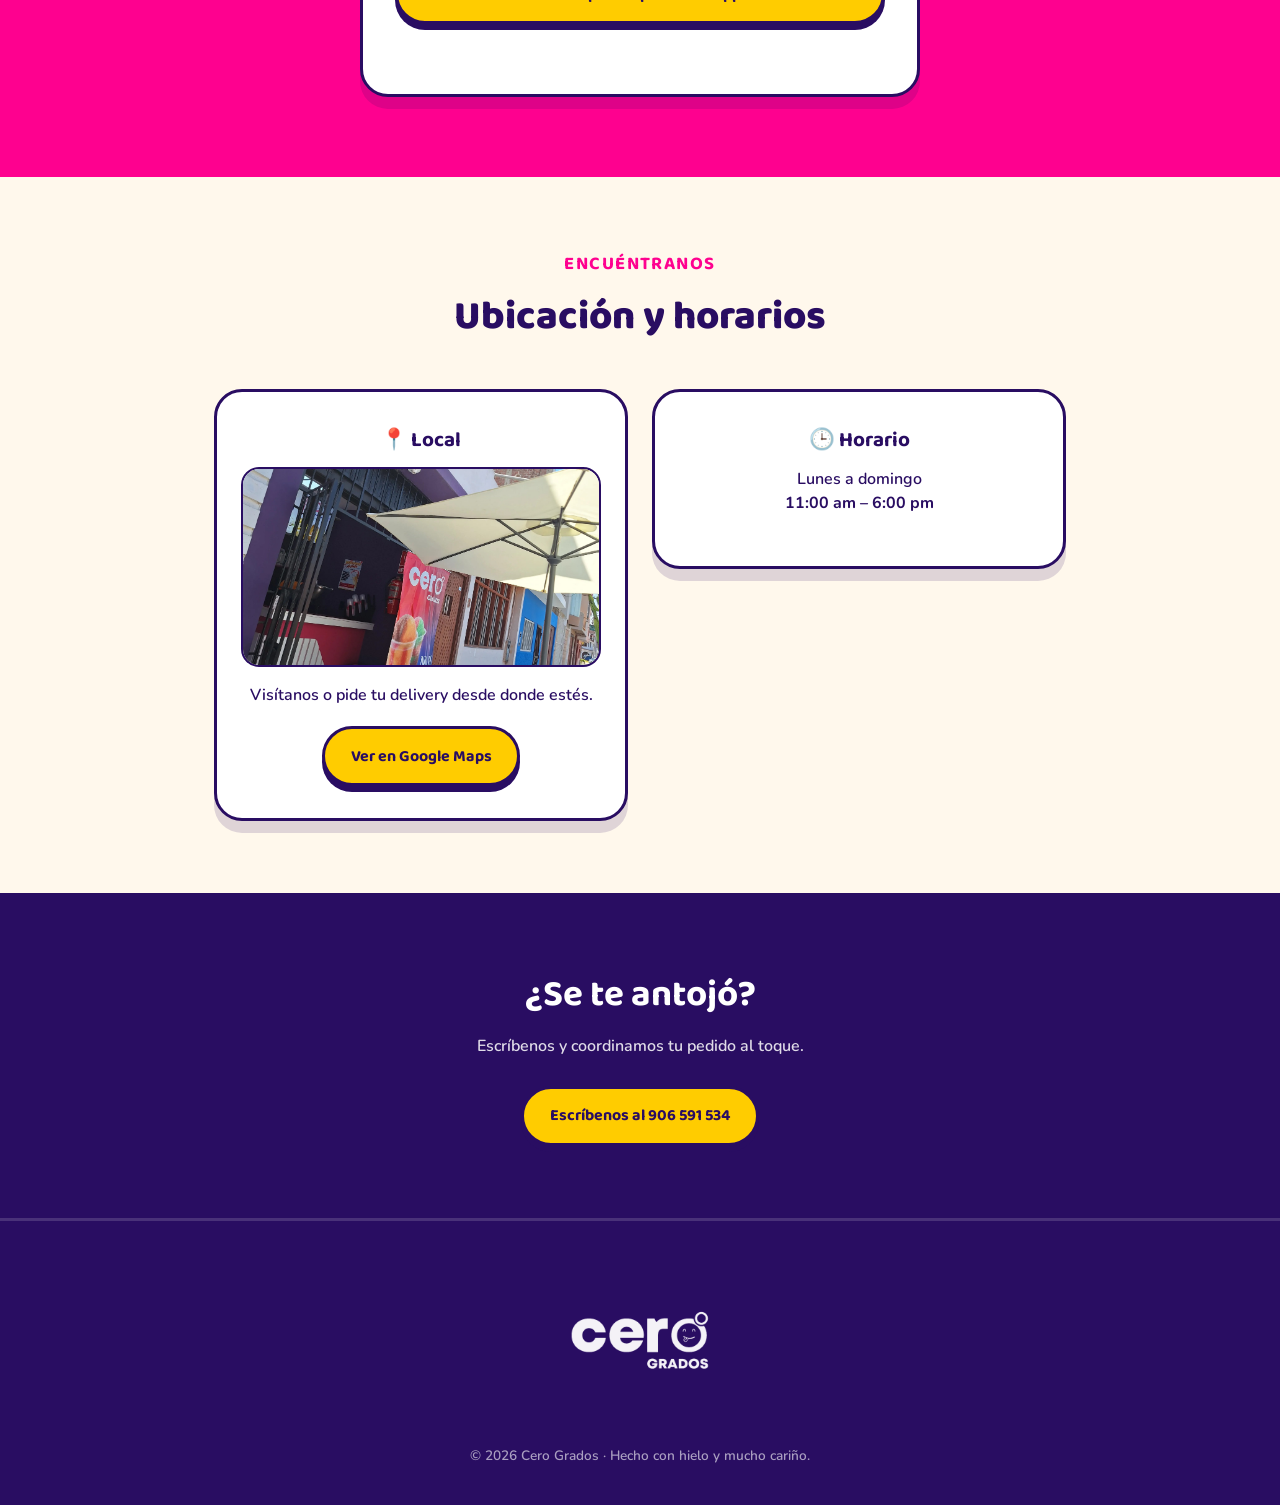
<file: index-33.html>
<!DOCTYPE html>
<html lang="es-PE">
<head>
<meta charset="UTF-8">
<meta name="viewport" content="width=device-width, initial-scale=1.0">
<title>CERO GRADOS · Raspadillas y marcianos de pura fruta</title>
<meta name="description" content="CERO GRADOS — Raspadillas y marcianos de pura fruta. No es sólo hielo, es felicidad congelada.">
<link rel="preconnect" href="https://fonts.googleapis.com">
<link rel="preconnect" href="https://fonts.gstatic.com" crossorigin>
<link href="https://fonts.googleapis.com/css2?family=Baloo+2:wght@500;700;800&family=Nunito:wght@400;600;700;800&display=swap" rel="stylesheet">
<link rel="stylesheet" href="style.css">
<link rel="icon" type="image/png" href="assets/isotipo.png">
</head>
<body>

<header class="nav">
  <a href="#top" class="nav-brand">
    <img src="assets/isotipo.png" alt="Cero Grados" class="nav-logo">
  </a>
  <div class="nav-mascots">
    <img src="assets/fresa_t.png" alt="">
    <img src="assets/tamarindo_t.png" alt="">
    <img src="assets/mango_t.png" alt="">
    <img src="assets/maracuya_t.png" alt="">
  </div>
  <nav class="nav-links">
    <a href="#sabores">Sabores</a>
    <a href="#club" class="nav-club">Cero Club / Beneficios</a>
    <a href="#ubicacion">Ubicación</a>
    <a href="#nosotros">Nosotros</a>
  </nav>
  <div class="nav-mascots">
    <img src="assets/coco_t.png" alt="">
    <img src="assets/menta_t.png" alt="">
    <img src="assets/lucuma_t.png" alt="">
  </div>
  <a href="#pedido" class="btn btn-nav">Pedir ahora</a>
</header>

<main id="top">

  <!-- HERO -->
  <section class="hero">
    <img src="assets/hero_side.jpg" alt="" class="hero-side-img" aria-hidden="true">
    <div class="hero-inner">
      <div class="hero-text">
        <p class="hero-slogan">No es sólo hielo,<br><span>es felicidad congelada.</span></p>
        <p class="hero-sub">Raspadillas y marcianos hechos con pura fruta. Sin atajos, sin jarabes raros — la fruta de verdad, congelada al toque.</p>
        <div class="hero-ctas">
          <a href="#pedido" class="btn btn-primary">
            <svg viewBox="0 0 24 24" width="20" height="20" fill="currentColor" aria-hidden="true"><path d="M17.5 14.4c-.3-.1-1.7-.9-2-1-.3-.1-.5-.1-.7.1-.2.3-.8 1-.9 1.2-.2.2-.3.2-.6.1-.3-.1-1.3-.5-2.4-1.5-.9-.8-1.5-1.8-1.7-2.1-.2-.3 0-.5.1-.6.1-.1.3-.3.4-.5.1-.1.2-.3.3-.4.1-.2 0-.4 0-.5-.1-.1-.7-1.6-.9-2.2-.2-.5-.5-.5-.7-.5h-.6c-.2 0-.5.1-.8.4-.3.3-1 1-1 2.4s1 2.8 1.2 3c.1.2 2 3 4.8 4.3.7.3 1.2.5 1.6.6.7.2 1.3.2 1.8.1.5-.1 1.7-.7 1.9-1.4.2-.7.2-1.2.2-1.4-.1-.1-.3-.2-.6-.3z"/><path d="M12 2C6.5 2 2 6.5 2 12c0 1.9.5 3.6 1.5 5.2L2 22l4.9-1.5C8.4 21.5 10.1 22 12 22c5.5 0 10-4.5 10-10S17.5 2 12 2zm0 18c-1.7 0-3.3-.5-4.6-1.3l-.3-.2-3.1.9.9-3-.2-.3C3.9 14.7 3.5 13.4 3.5 12 3.5 7.3 7.3 3.5 12 3.5S20.5 7.3 20.5 12 16.7 20 12 20z"/></svg>
            Hacer mi pedido
          </a>
          <a href="#sabores" class="btn btn-ghost">Ver sabores</a>
        </div>
      </div>
      <img src="assets/logo_blanco.png" alt="Cero Grados — helados de raspadilla" class="hero-logo">
    </div>
  </section>

  <div class="hero-wave-wrap" aria-hidden="true">
    <div class="drip-standalone flip hero-wave"></div>
  </div>

  <!-- PRODUCTOS -->
  <section id="productos" class="productos">
    <div class="producto-layout">
      <img src="assets/raspadilla_promo.jpg" alt="Raspadillas Cero Grados" class="producto-imagen">
      <div class="producto-cards">
        <p class="eyebrow">La carta</p>
        <h2 class="section-title">Dos formas de enfriarte</h2>
        <article class="producto-card card-raspadilla">
          <h3>Raspadilla</h3>
          <p>Hielo raspado fino, bañado en pulpa de fruta natural. Eliges hasta <strong>2 sabores</strong> de la lista de abajo. Clásica, refrescante, de toda la vida — pero con sabor de verdad.</p>
        </article>
        <article class="producto-card card-marciano">
          <h3>Marciano</h3>
          <p>El mismo hielo, en su versión de palito, en combos de sabor ya armados. Ideal para llevar, para compartir y para el calor que no perdona.</p>
        </article>
      </div>
    </div>
  </section>

  <!-- SABORES RASPADILLA -->
  <section id="sabores" class="sabores">
    <p class="eyebrow">Los personajes</p>
    <h2 class="section-title">Sabores de raspadilla</h2>
    <p class="section-sub">7 sabores de pura fruta. Elige hasta 2 para tu raspadilla.</p>

    <div class="sabor-grid">
      <div class="sabor-card">
        <img src="assets/fresa_t.png" alt="Fresa">
        <span>Fresa</span>
      </div>
      <div class="sabor-card">
        <img src="assets/menta_t.png" alt="Menta">
        <span>Menta</span>
      </div>
      <div class="sabor-card">
        <img src="assets/tamarindo_t.png" alt="Tamarindo">
        <span>Tamarindo</span>
      </div>
      <div class="sabor-card">
        <img src="assets/mango_t.png" alt="Mango">
        <span>Mango</span>
      </div>
      <div class="sabor-card">
        <img src="assets/coco_t.png" alt="Coco">
        <span>Coco</span>
      </div>
      <div class="sabor-card">
        <img src="assets/lucuma_t.png" alt="Lúcuma">
        <span>Lúcuma</span>
      </div>
      <div class="sabor-card">
        <img src="assets/maracuya_t.png" alt="Maracuyá">
        <span>Maracuyá</span>
      </div>
    </div>
  </section>

  <!-- SABORES MARCIANO -->
  <section class="marcianos">
    <p class="eyebrow">Ya armaditos</p>
    <h2 class="section-title">Sabores de marciano</h2>
    <p class="section-sub">Combos fijos, listos para chuparte los dedos.</p>
    <ul class="marciano-list">
      <li>Fresa con leche</li>
      <li>Maracumango</li>
      <li>Lúcuma con leche</li>
      <li>Maní con leche</li>
      <li>Coco con leche</li>
      <li>Tamarindo</li>
    </ul>
  </section>

  <div class="drip-standalone flip" aria-hidden="true"></div>

  <!-- CERO CLUB -->
  <section id="club" class="club">
    <div class="club-inner">
      <div class="club-media">
        <img src="assets/cero-club.jpg" alt="Cero Club" class="club-img">
      </div>

      <div class="club-content">
        <p class="eyebrow light">Comunidad</p>
        <h2 class="section-title light">Únete al CLUB CERO GRADOS ❄️</h2>
        <p class="club-intro">Porque aquí no es sólo hielo, es felicidad congelada. Únete a nuestra comunidad y convierte tus antojos en recompensas exclusivas.</p>

        <div class="club-card">
          <h3>Tarjeta de fidelización <span>/ CERO CLUB</span></h3>
          <p class="club-subhead">¿Cómo funciona?</p>
          <ol class="club-steps">
            <li><strong>Descarga tu tarjeta:</strong> haz clic en el enlace y guárdala en tu celular. ¡Es gratis y digital!</li>
            <li><strong>Disfruta y acumula:</strong> presenta tu tarjeta cada vez que nos visites y suma un sello por tu compra.</li>
            <li><strong>¡Tu décima visita invita la casa!</strong> Al completar tus 10 sellos, te regalamos tu raspadilla o marciano favorito.</li>
          </ol>

          <details class="club-terms">
            <summary>📋 Términos del Club</summary>
            <p>Se otorgará 1 sello por cada S/ 5.00 de compra (o por cada raspadilla comprada). Válido para consumos en el local y para llevar.</p>
          </details>

          <div class="club-reward">
            <h4>🏆 Completa 10 sellos y celebra a lo grande</h4>
            <p>Al llenar tu tarjeta digital de Cero Grados, tú decides cómo disfrutar tu recompensa premium:</p>
            <ul>
              <li><strong>✌️ Combo para compartir:</strong> 2 raspadillas (¡trae a alguien especial!).</li>
              <li><strong>🎒 Pack para llevar:</strong> 1 raspadilla para comer aquí + 2 marcianos para tu casa.</li>
            </ul>
          </div>
        </div>

        <h3 class="club-benefits-title">Beneficios adicionales</h3>
        <div class="club-benefits">
          <div class="benefit-card">
            <span class="benefit-icon">🕐</span>
            <h4>Disponibilidad 24/7</h4>
            <p>Disfruta tus beneficios cualquier día de la semana. Estamos abiertos de lunes a domingo, ¡sin pausas!</p>
          </div>
          <div class="benefit-card">
            <span class="benefit-icon">🍧</span>
            <h4>Sabor de estreno</h4>
            <p>Los miembros del club serán los primeros en probar nuestros nuevos sabores de temporada antes que nadie.</p>
          </div>
          <div class="benefit-card">
            <span class="benefit-icon">🎂</span>
            <h4>Día de tu cumpleaños</h4>
            <p>Ven a celebrar tu día con nosotros y recibe un beneficio sorpresa al presentar tu DNI y tu tarjeta del club.</p>
          </div>
        </div>

        <a href="https://enriqueromerocerna.github.io/CEROCLUB/" target="_blank" rel="noopener" class="btn btn-primary btn-block club-cta">📲 Descargar mi tarjeta del Club aquí</a>
      </div>
    </div>
  </section>

  <div class="drip-standalone flip" aria-hidden="true"></div>

  <div class="drip-standalone pedido-wave" aria-hidden="true"></div>

  <!-- PEDIDO / DELIVERY -->
  <section id="pedido" class="pedido">
    <p class="eyebrow">Delivery</p>
    <h2 class="section-title light">Arma tu pedido</h2>
    <p class="section-sub light">Completa los datos, comparte tu ubicación y te lo mandamos directo a WhatsApp. El costo del delivery te lo confirmamos por ese medio según tu destino.</p>

    <form id="orderForm" class="order-form" novalidate>

      <div class="field">
        <label for="tipo">Producto</label>
        <select id="tipo" name="tipo">
          <option value="Raspadilla">Raspadilla</option>
          <option value="Marciano">Marciano</option>
          <option value="Ambos">Ambos</option>
        </select>
      </div>

      <div class="field-row" id="grupoCantidades">
        <div class="field" id="fieldCantidadRaspadilla">
          <label for="cantidadRaspadilla">Cantidad de raspadillas</label>
          <input type="number" id="cantidadRaspadilla" min="1" value="1">
        </div>
        <div class="field" id="fieldCantidadMarciano" hidden>
          <label for="cantidadMarciano">Cantidad de marcianos</label>
          <input type="number" id="cantidadMarciano" min="1" value="1">
        </div>
      </div>

      <div id="bloquesRaspadilla" class="unit-blocks"></div>
      <div id="bloquesMarciano" class="unit-blocks"></div>

      <div class="field">
        <label for="nombre">Tu nombre <span class="hint">(quien hace el pedido)</span></label>
        <input type="text" id="nombre" placeholder="¿Cómo te llamas?">
      </div>

      <div class="field">
        <label for="referencia">Dirección / referencia</label>
        <input type="text" id="referencia" placeholder="Calle, número, referencia del lugar">
      </div>

      <div class="field">
        <label>Ubicación exacta</label>
        <button type="button" id="btnUbicacion" class="btn btn-outline btn-block">
          <svg viewBox="0 0 24 24" width="18" height="18" fill="currentColor" aria-hidden="true"><path d="M12 2C8.1 2 5 5.1 5 9c0 5.2 7 13 7 13s7-7.8 7-13c0-3.9-3.1-7-7-7zm0 9.5A2.5 2.5 0 1 1 12 6.5a2.5 2.5 0 0 1 0 5z"/></svg>
          Compartir mi ubicación
        </button>
        <p id="ubicacionStatus" class="hint"></p>
      </div>

      <button type="submit" id="btnEnviar" class="btn btn-primary btn-block">Enviar pedido por WhatsApp</button>
      <p id="formError" class="form-error" role="alert"></p>
    </form>
  </section>

  <!-- UBICACIÓN Y HORARIOS -->
  <section id="ubicacion" class="ubicacion">
    <p class="eyebrow">Encuéntranos</p>
    <h2 class="section-title">Ubicación y horarios</h2>

    <div class="ubicacion-grid">
      <div class="info-card">
        <h3>📍 Local</h3>
        <img src="assets/local.jpg" alt="Fachada del local Cero Grados" class="local-photo">
        <p>Visítanos o pide tu delivery desde donde estés.</p>
        <a href="https://maps.app.goo.gl/4QSLEFNCwFCXA7MKA" target="_blank" rel="noopener" class="btn btn-primary">Ver en Google Maps</a>
      </div>
      <div class="info-card">
        <h3>🕒 Horario</h3>
        <p>Lunes a domingo<br><strong>11:00 am – 6:00 pm</strong></p>
      </div>
    </div>
  </section>

  <!-- CTA FINAL -->
  <section id="nosotros" class="cta-final">
    <div class="cta-final-inner">
      <h2>¿Se te antojó?</h2>
      <p>Escríbenos y coordinamos tu pedido al toque.</p>
      <a href="https://wa.me/51906591534?text=Hola%20Cero%20Grados%2C%20quiero%20hacer%20un%20pedido%20%E2%9D%84%EF%B8%8F" class="btn btn-primary" target="_blank" rel="noopener">
        Escríbenos al 906 591 534
      </a>
    </div>
  </section>

</main>

<footer class="footer">
  <img src="assets/logo_blanco.png" alt="Cero Grados" class="footer-logo">
  <p>© <span id="year"></span> Cero Grados · Hecho con hielo y mucho cariño.</p>
</footer>

<script src="script.js"></script>
</body>
</html>
</file>
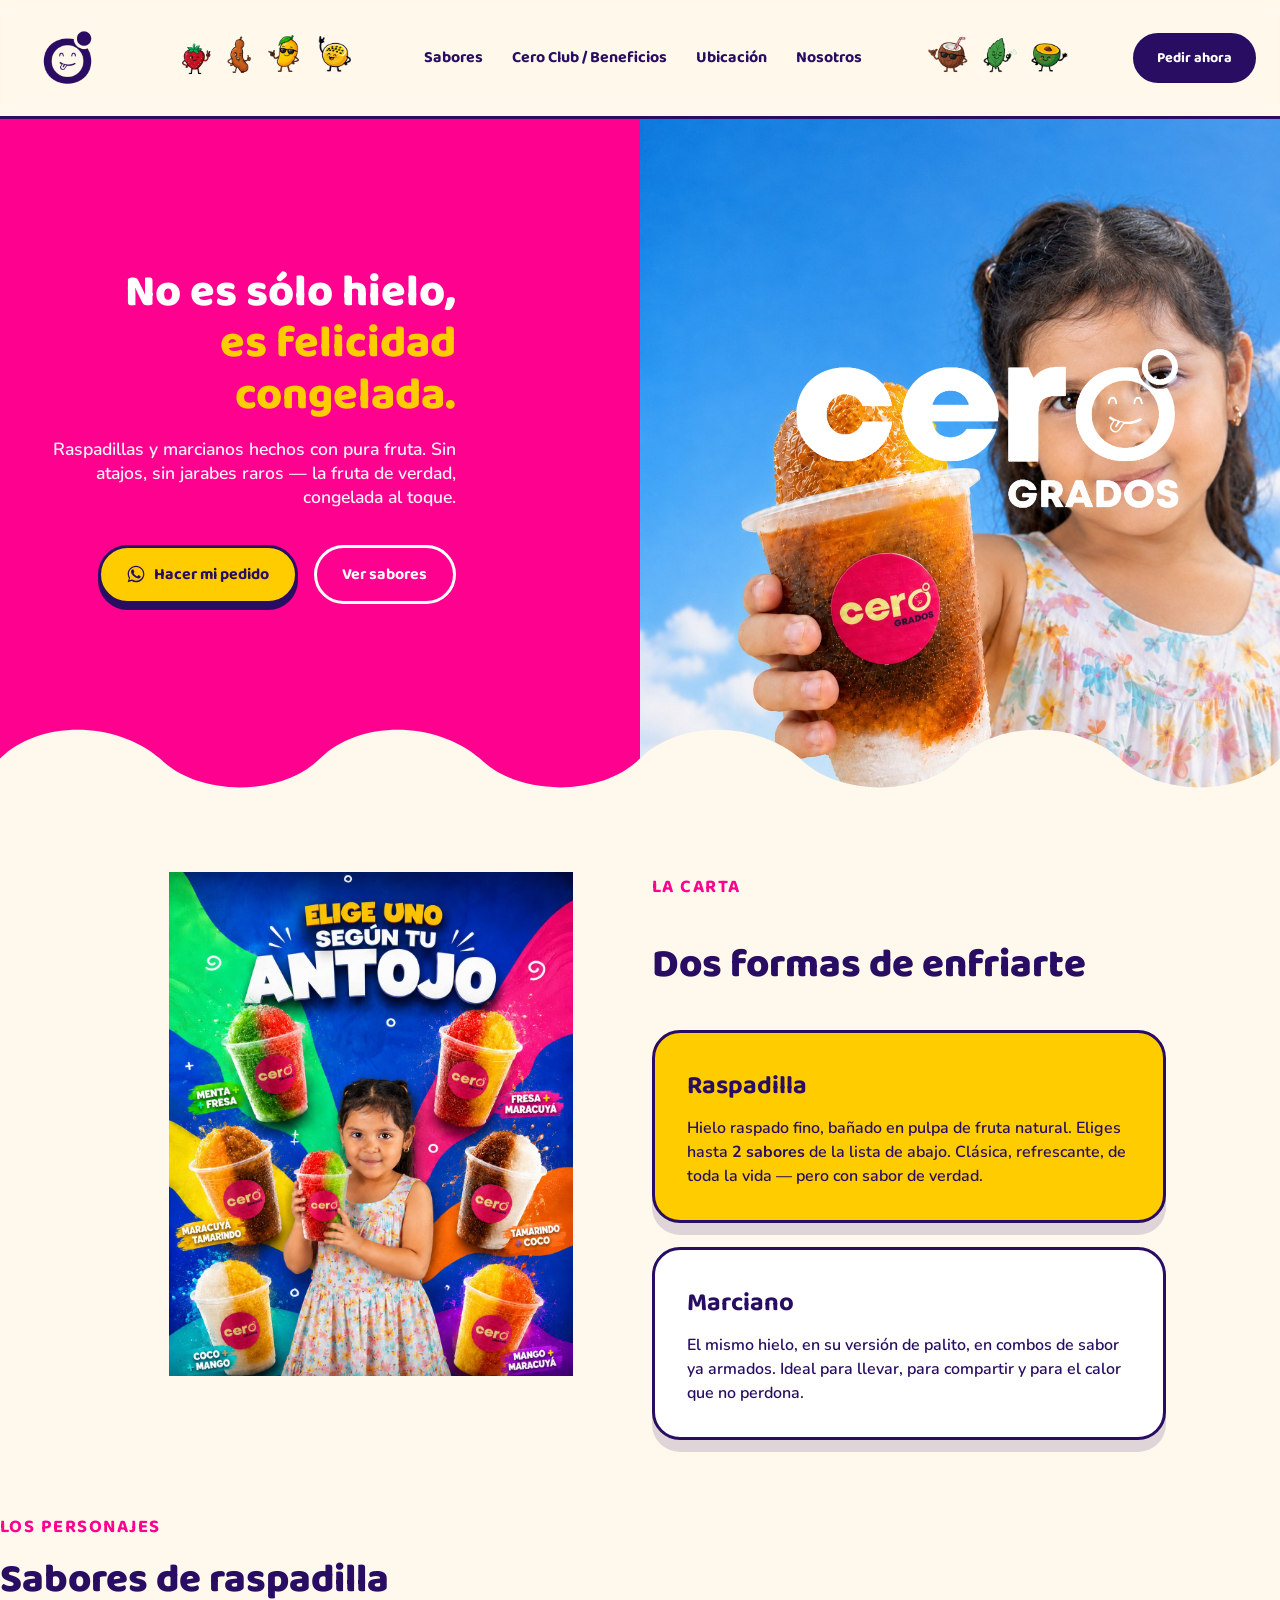
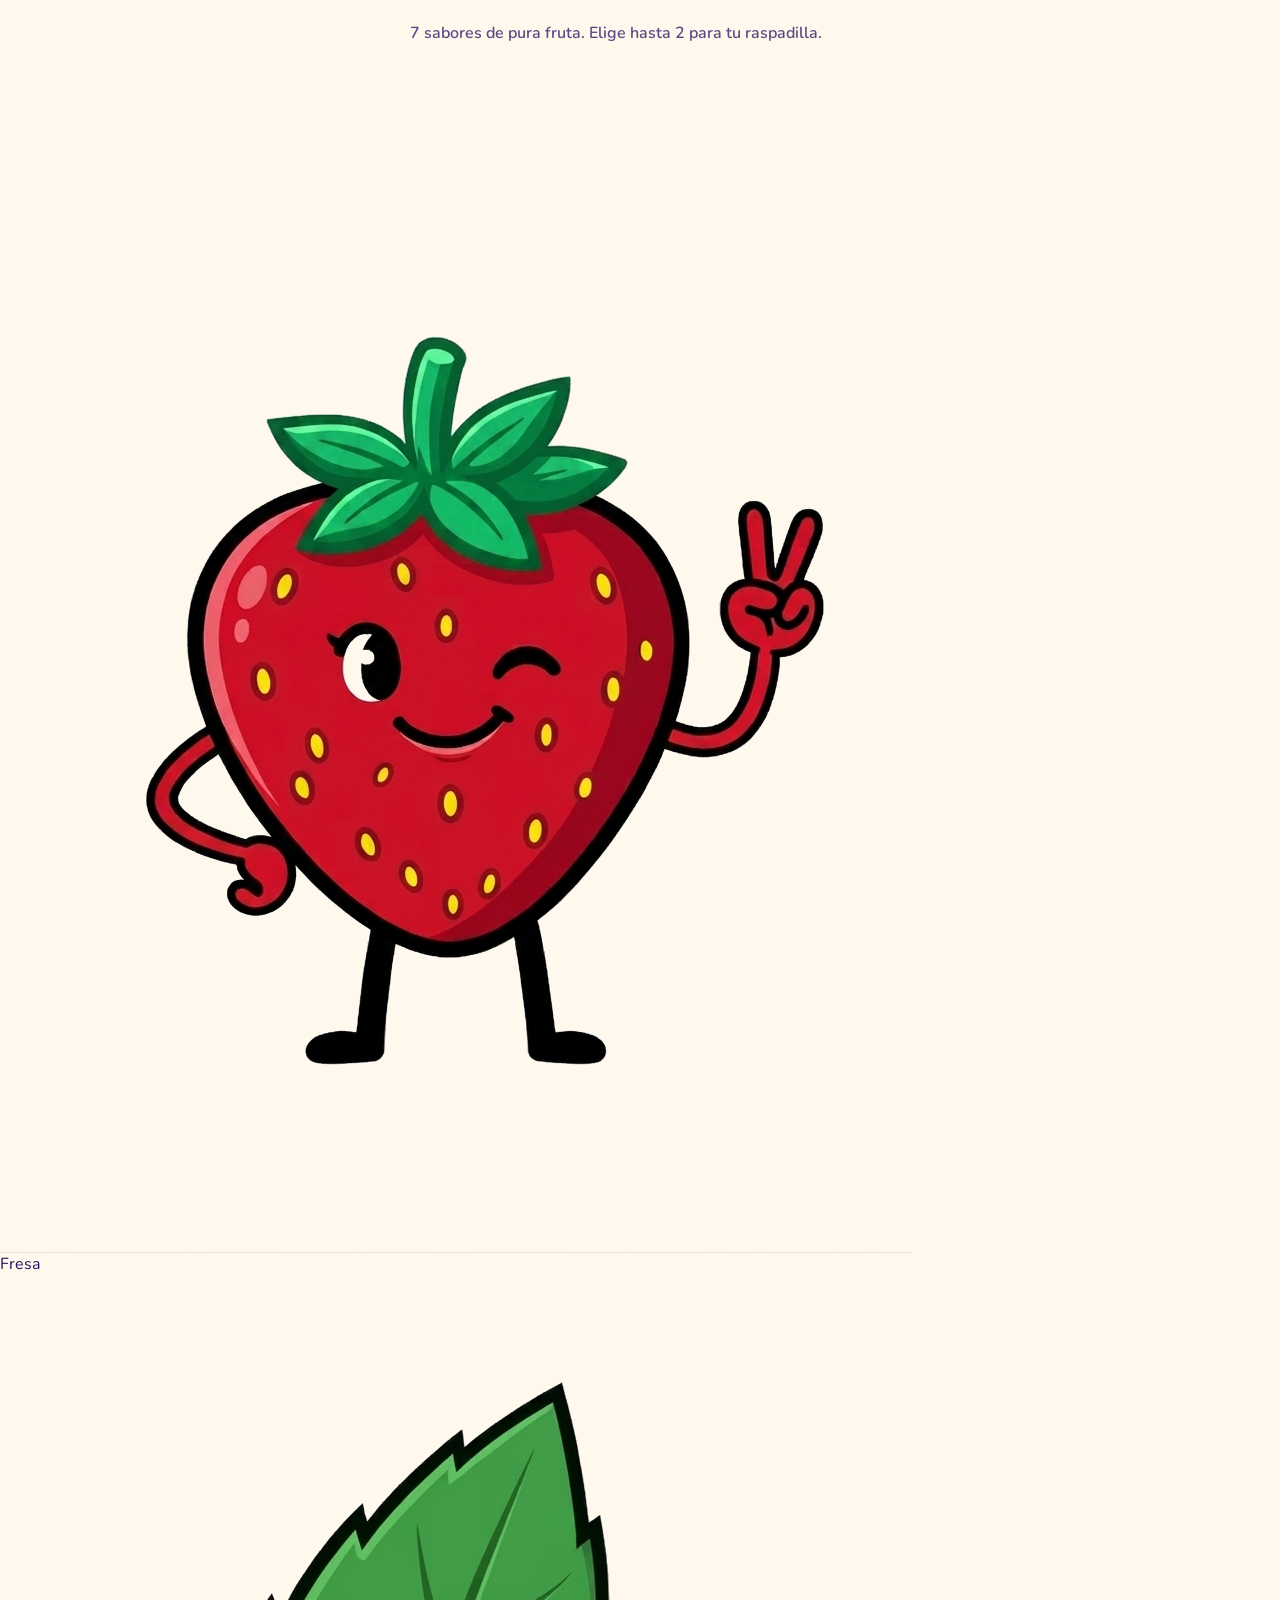
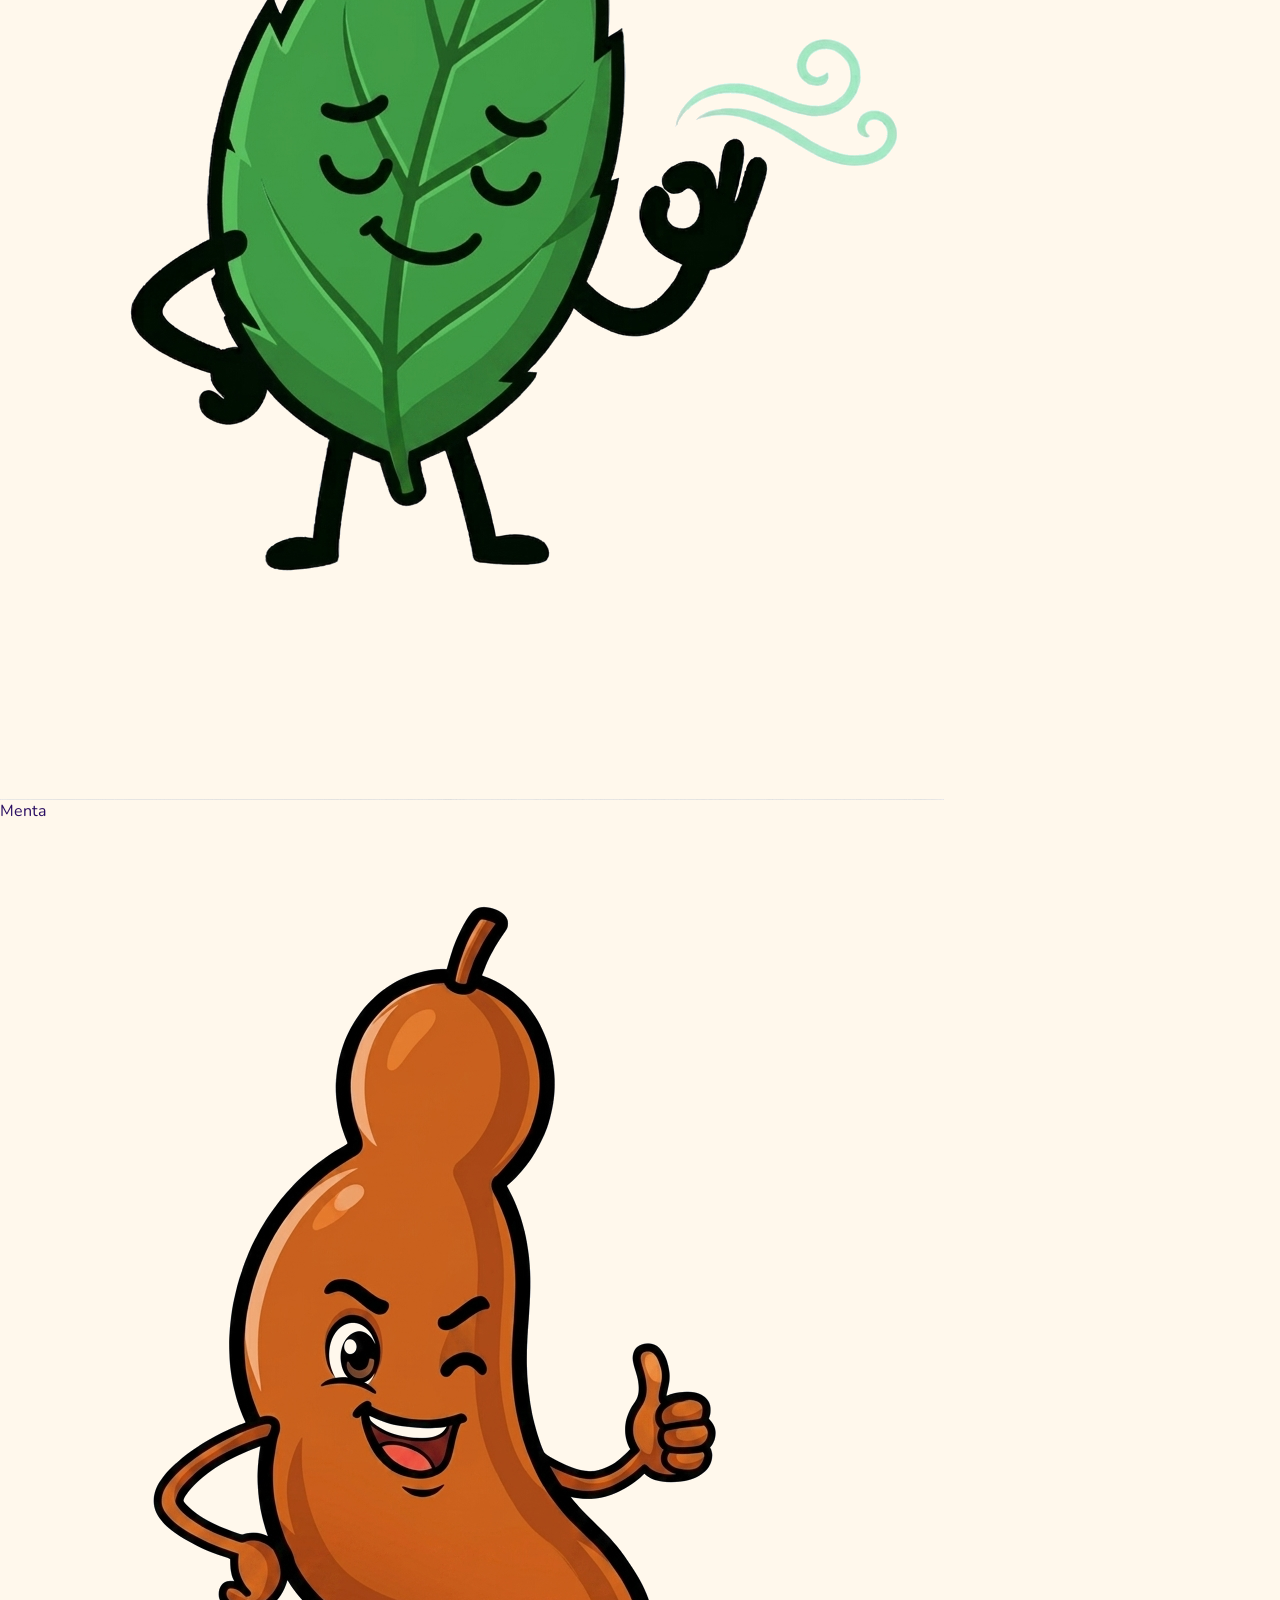
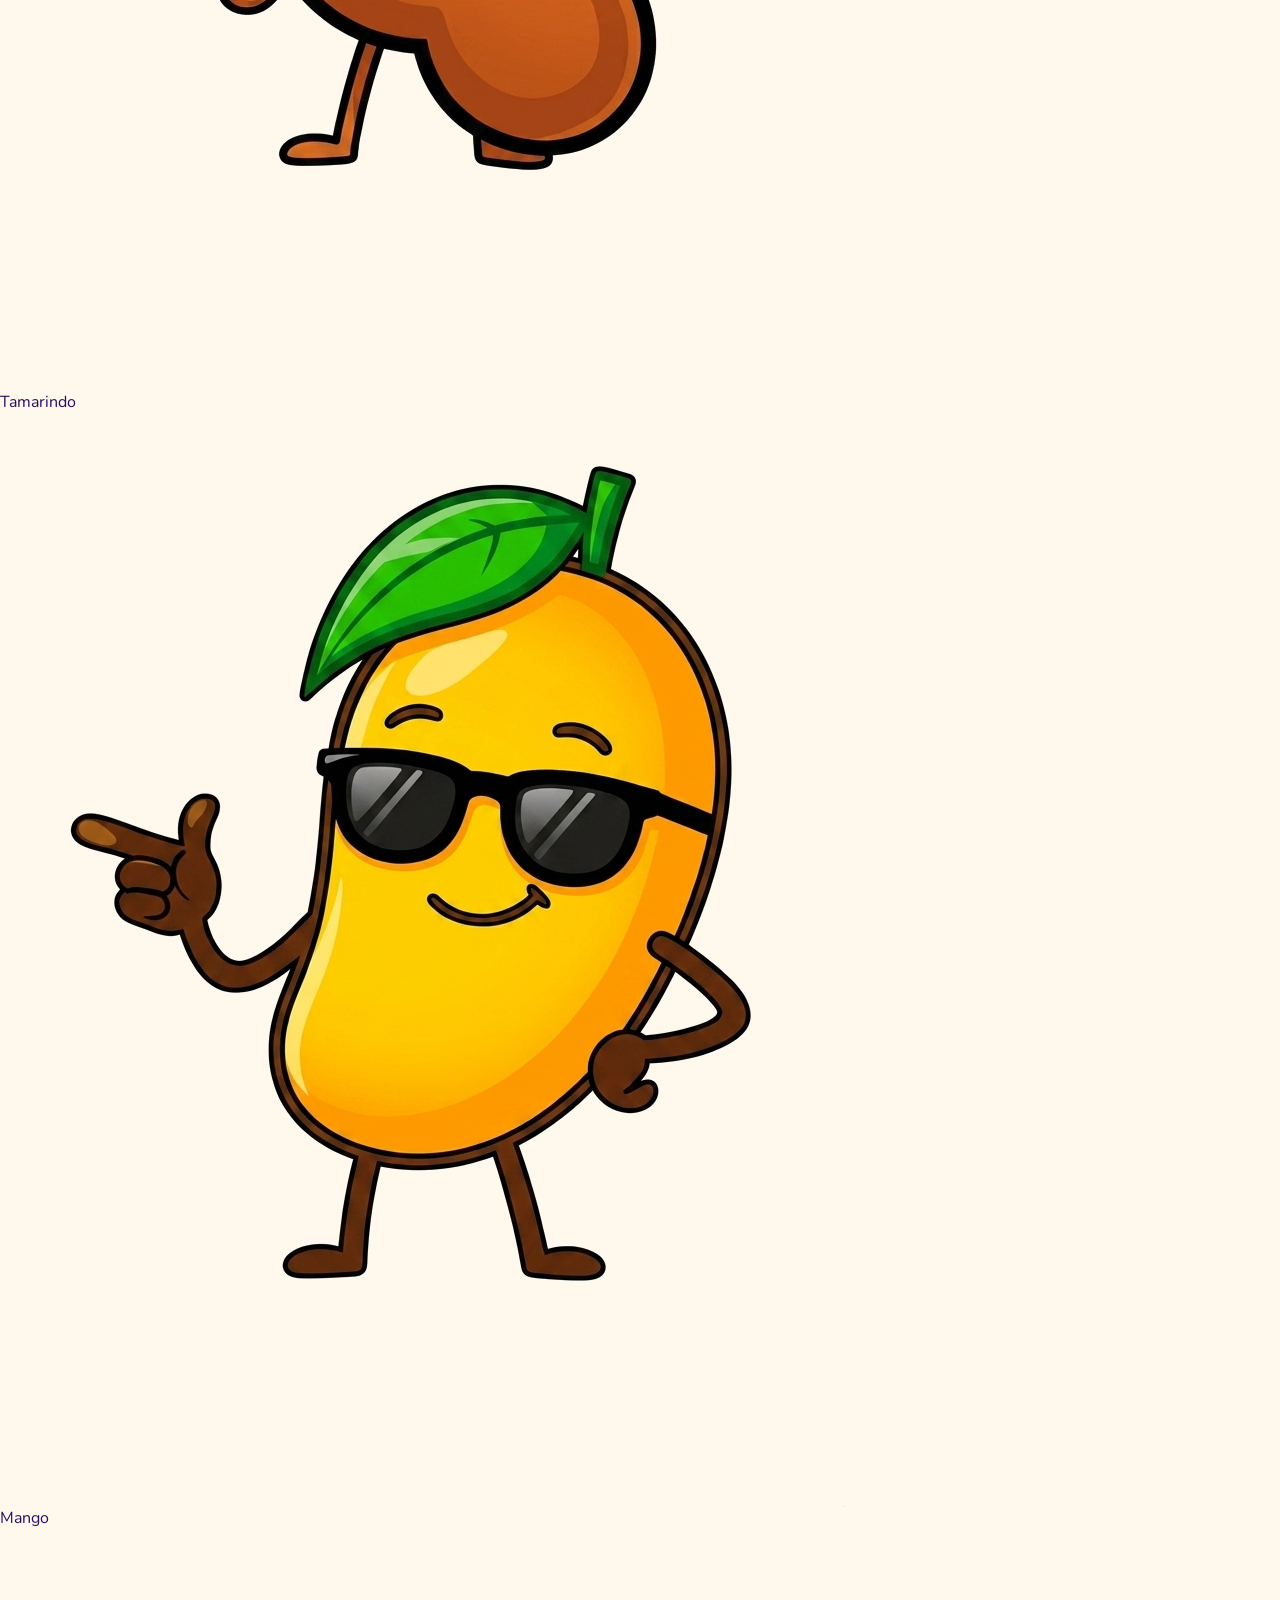
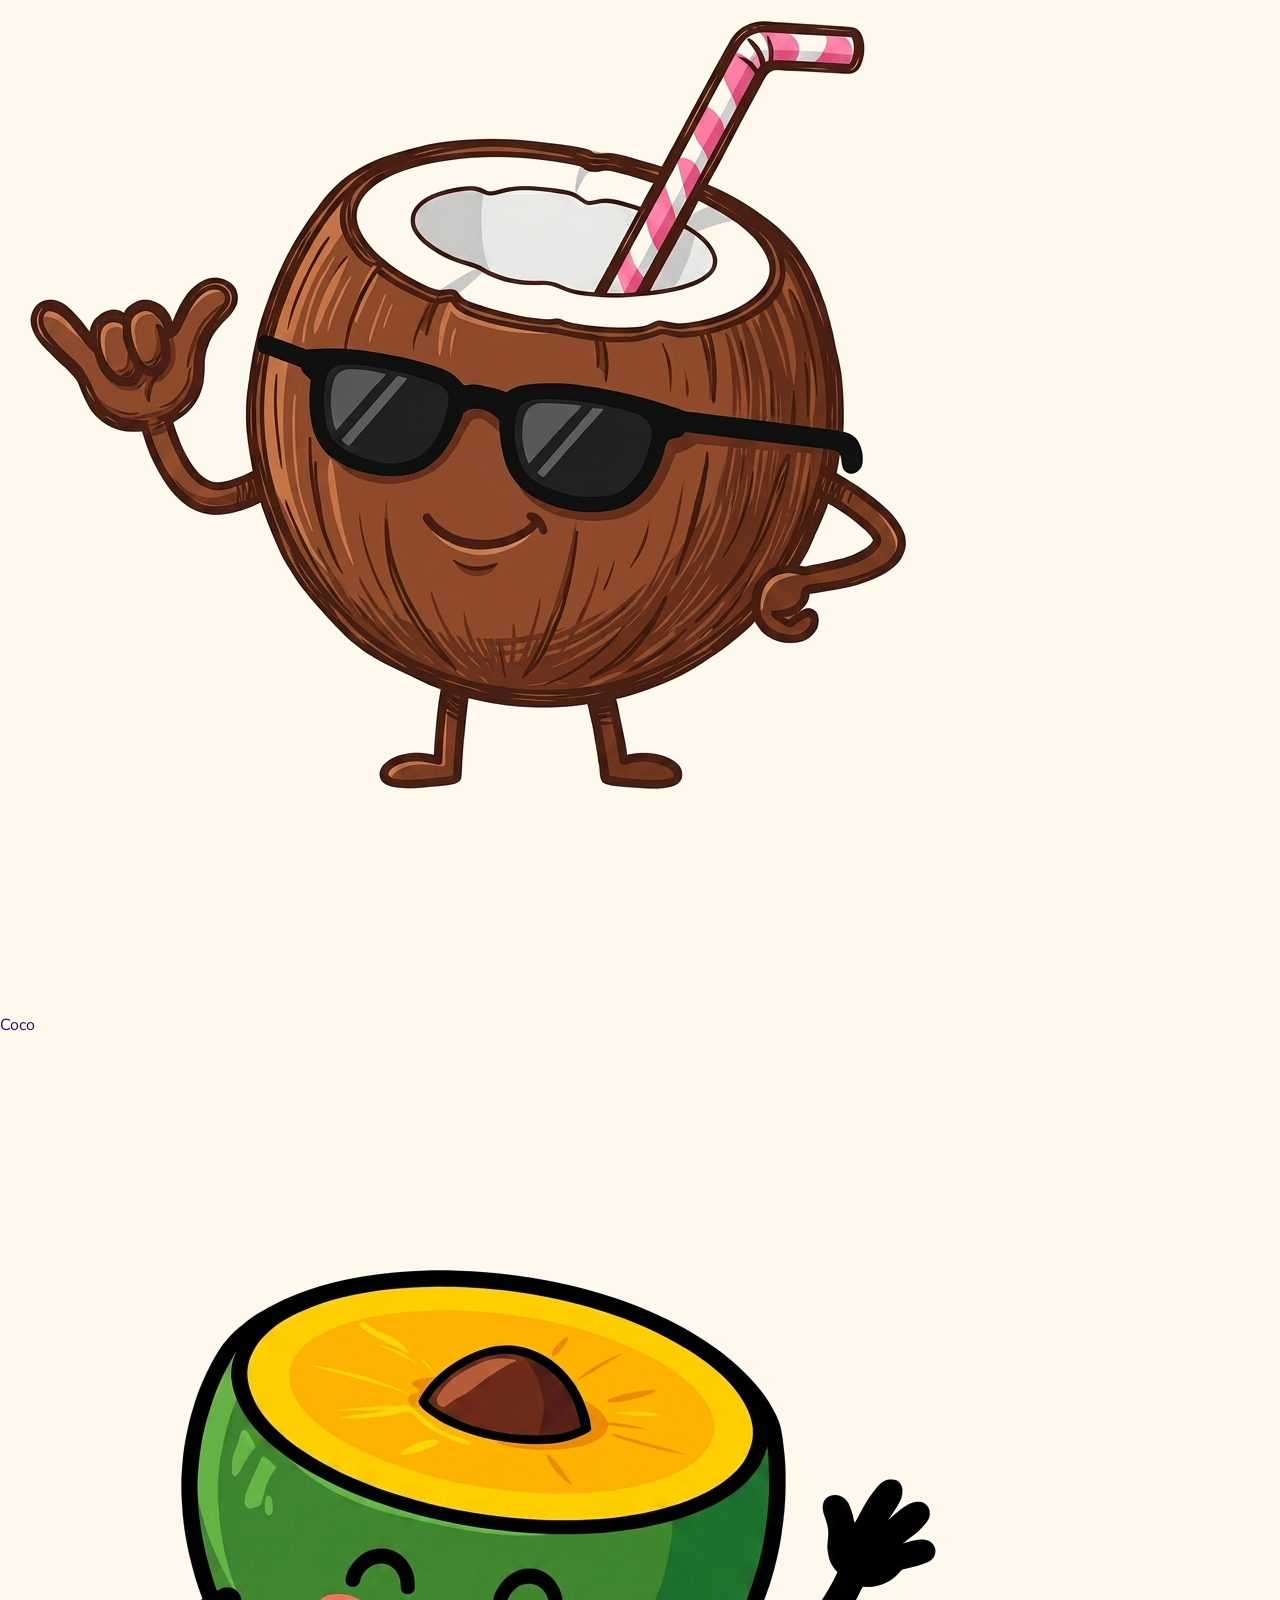
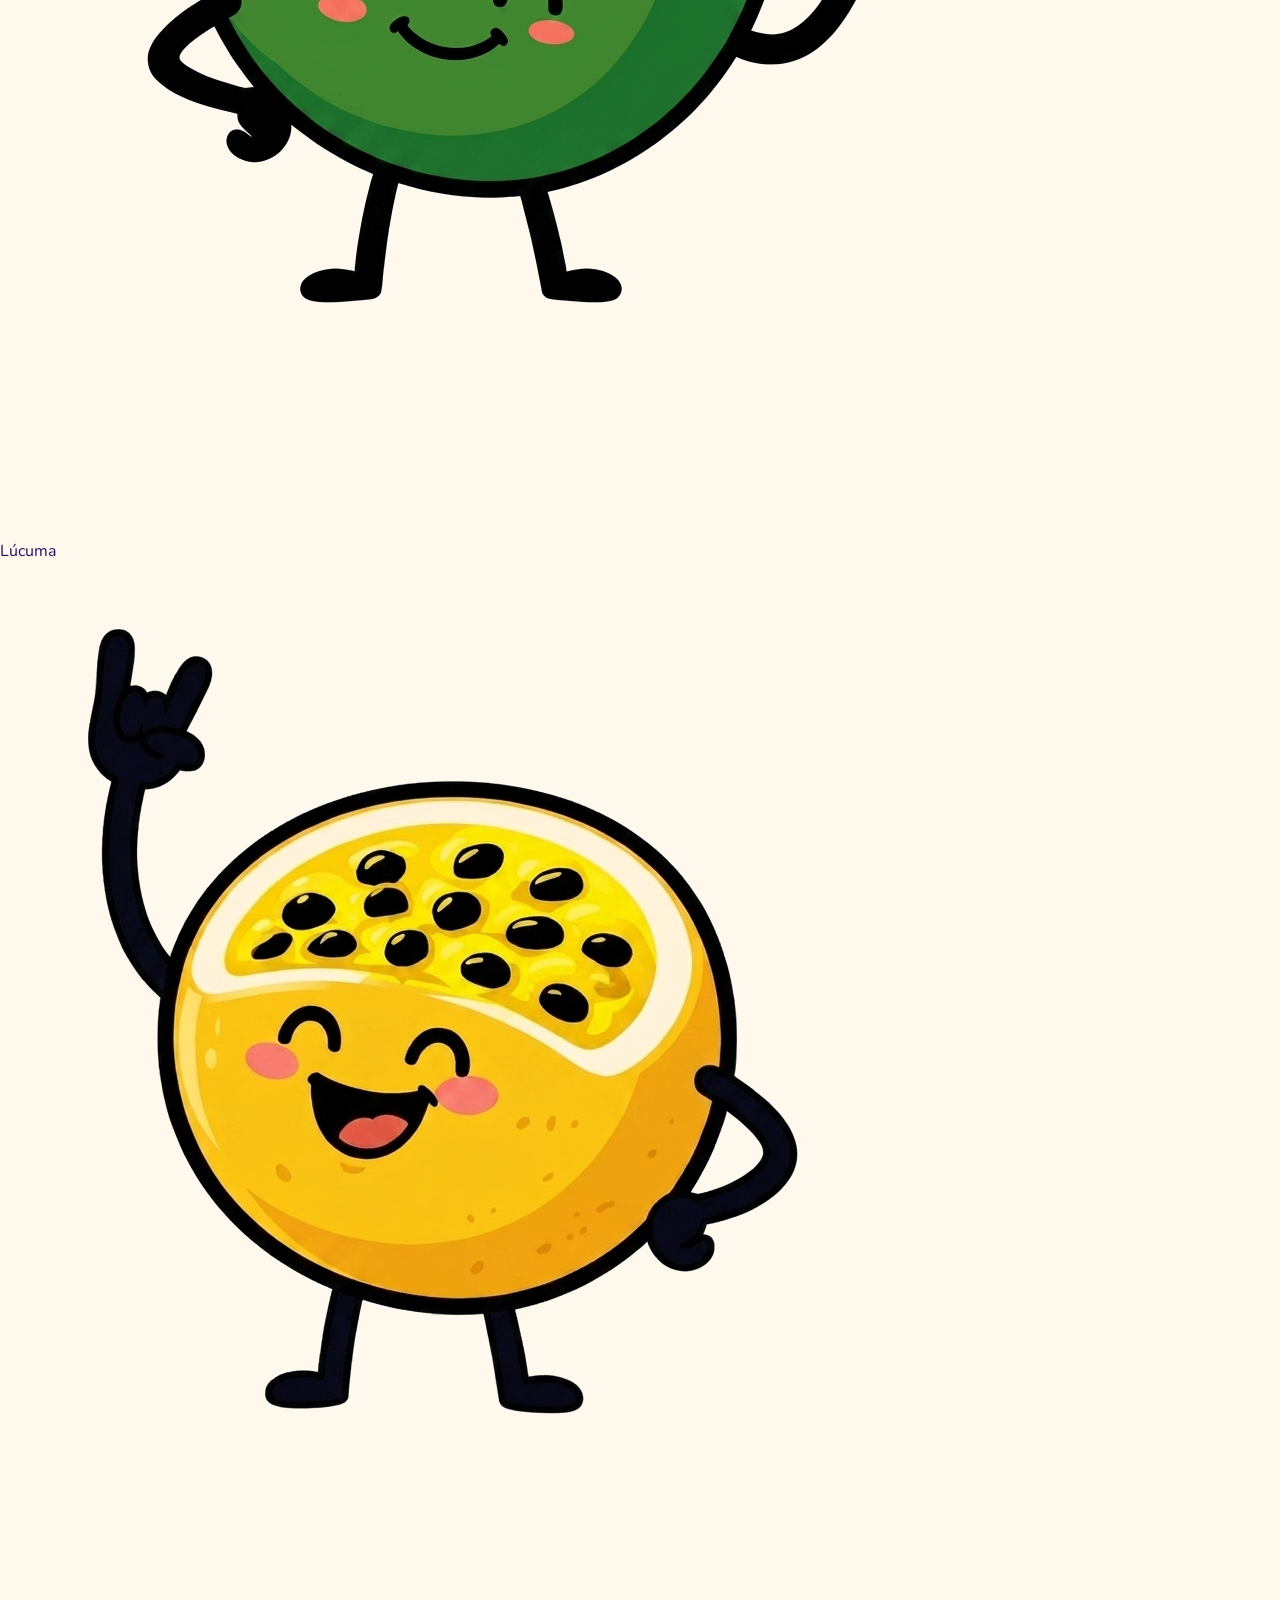
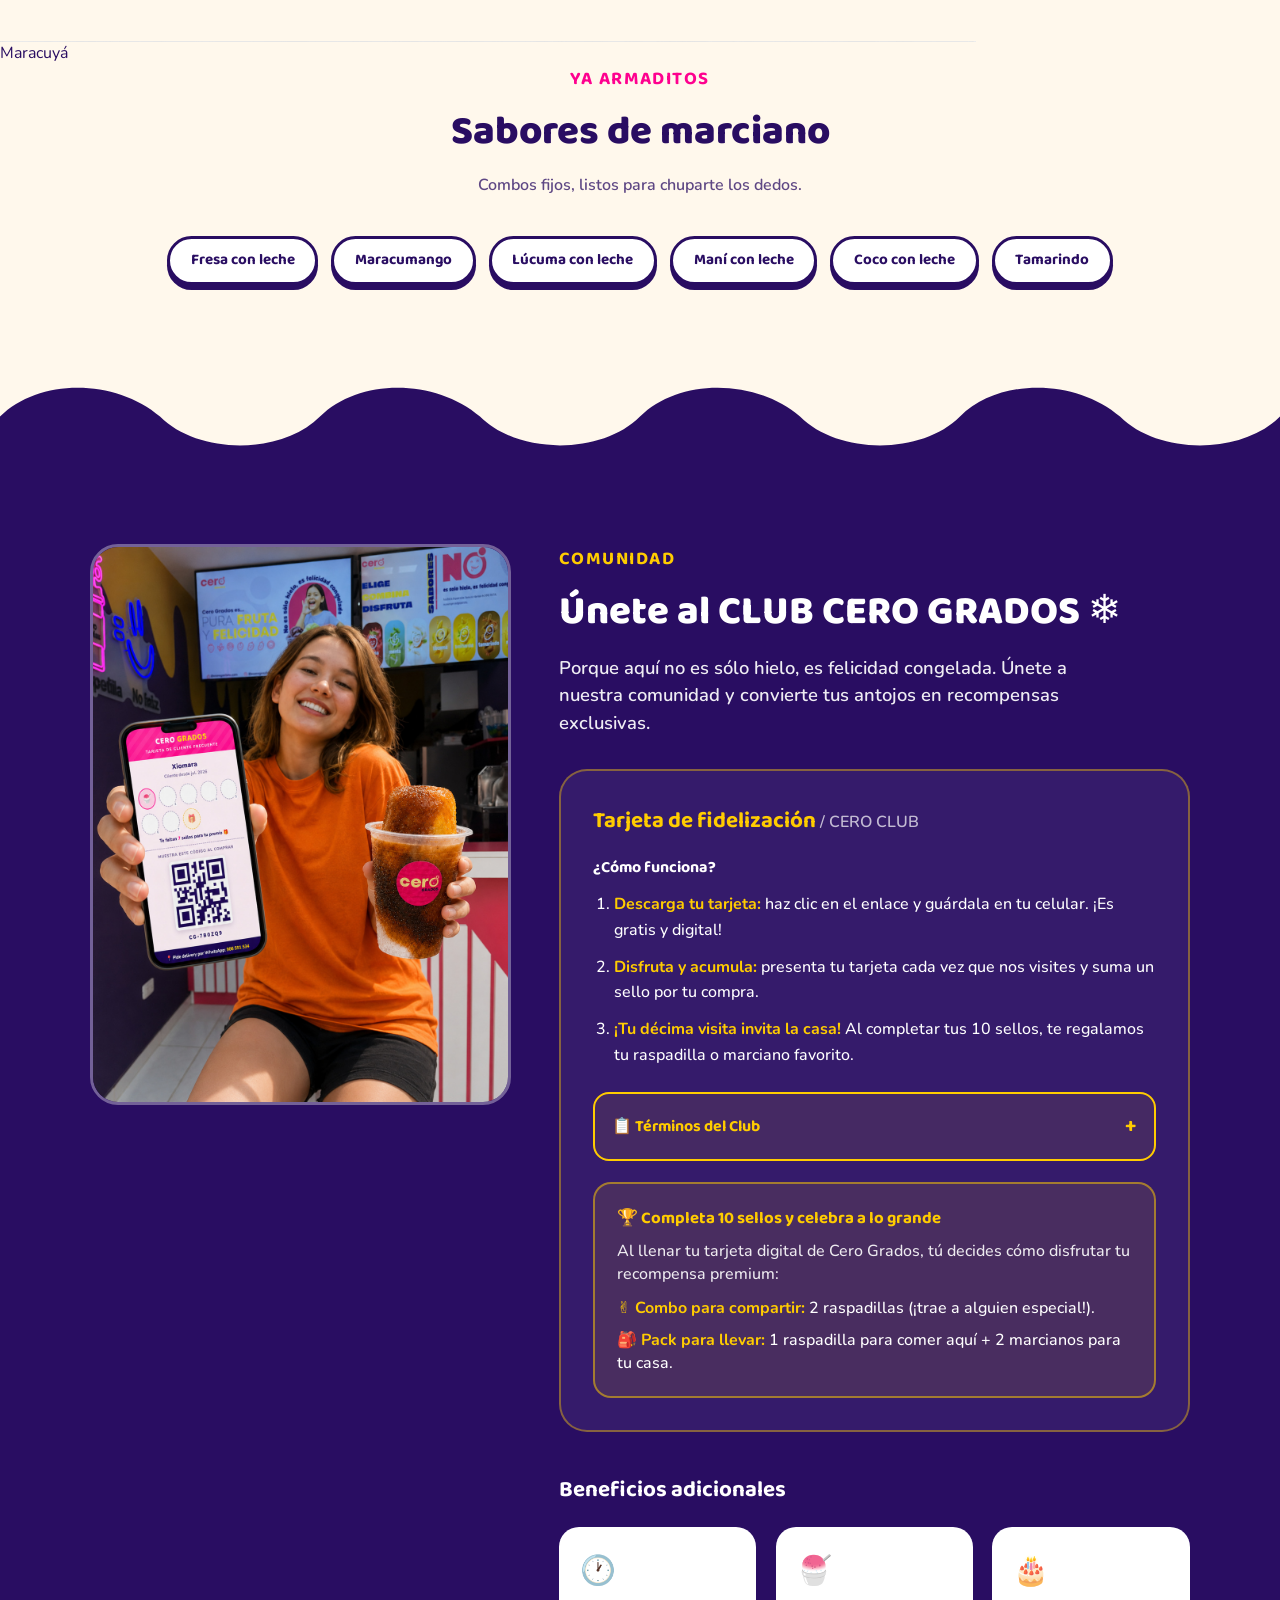
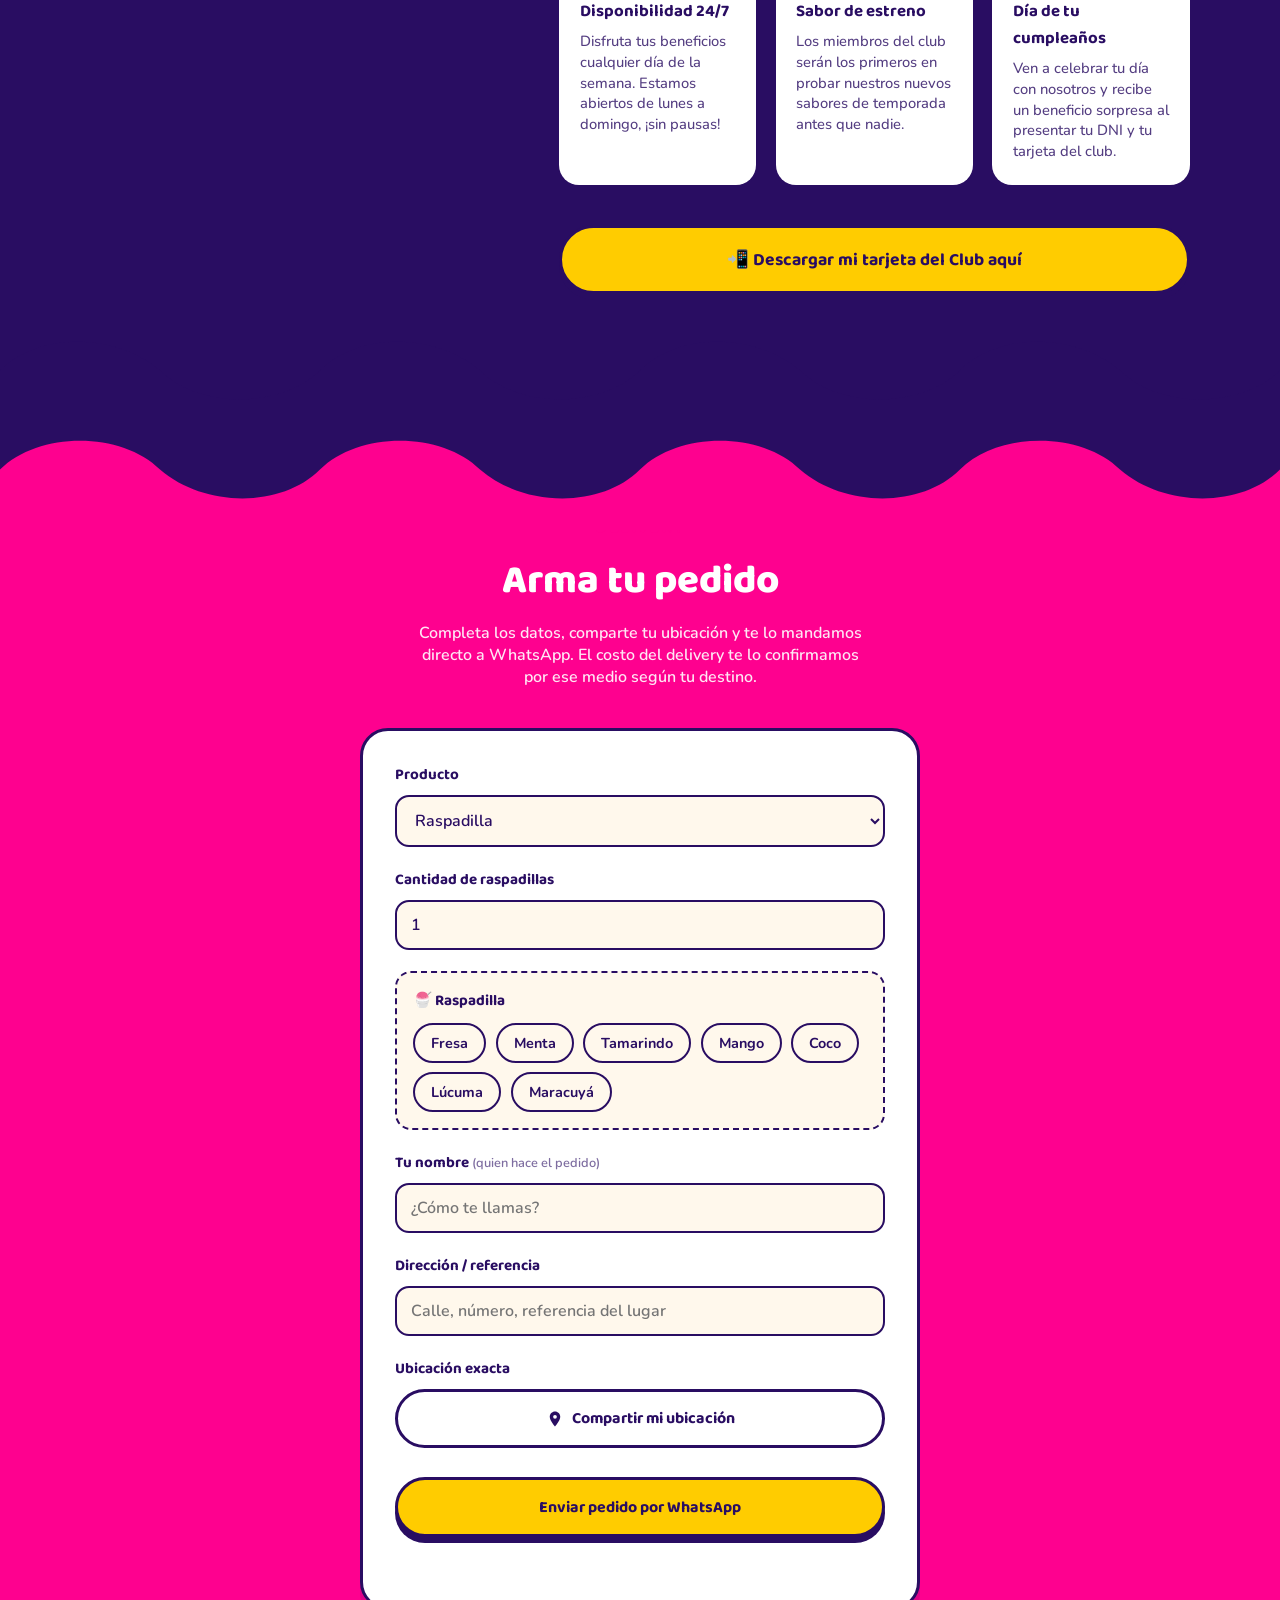
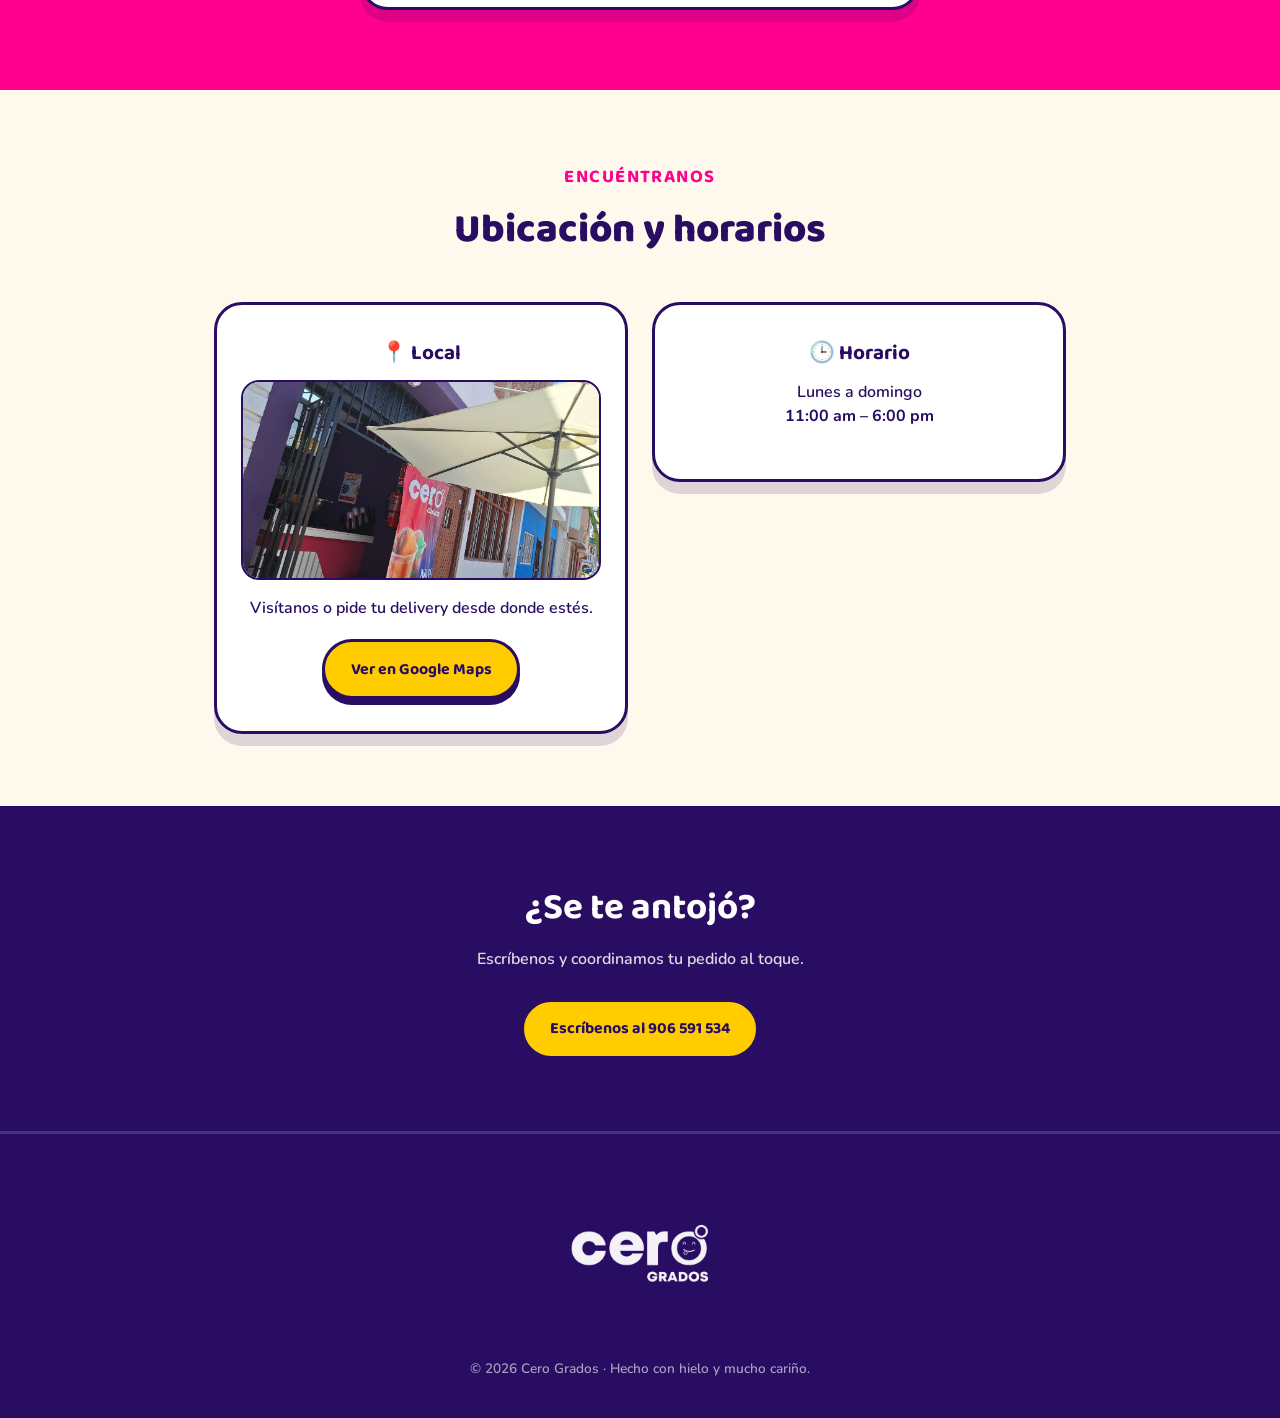
<file: index-41.html>
<!DOCTYPE html>
<html lang="es-PE">
<head>
<meta charset="UTF-8">
<meta name="viewport" content="width=device-width, initial-scale=1.0">
<title>CERO GRADOS · Raspadillas y marcianos de pura fruta</title>
<meta name="description" content="CERO GRADOS — Raspadillas y marcianos de pura fruta. No es sólo hielo, es felicidad congelada.">
<link rel="preconnect" href="https://fonts.googleapis.com">
<link rel="preconnect" href="https://fonts.gstatic.com" crossorigin>
<link href="https://fonts.googleapis.com/css2?family=Baloo+2:wght@500;700;800&family=Nunito:wght@400;600;700;800&display=swap" rel="stylesheet">
<link rel="stylesheet" href="style.css">
<link rel="icon" type="image/png" href="assets/isotipo.png">
</head>
<body>

<header class="nav">
  <a href="#top" class="nav-brand">
    <img src="assets/isotipo.png" alt="Cero Grados" class="nav-logo">
  </a>
  <div class="nav-mascots">
    <img src="assets/fresa_t.png" alt="">
    <img src="assets/tamarindo_t.png" alt="">
    <img src="assets/mango_t.png" alt="">
    <img src="assets/maracuya_t.png" alt="">
  </div>
  <nav class="nav-links">
    <a href="#sabores">Sabores</a>
    <a href="#club" class="nav-club">Cero Club / Beneficios</a>
    <a href="#ubicacion">Ubicación</a>
    <a href="#nosotros">Nosotros</a>
  </nav>
  <div class="nav-mascots">
    <img src="assets/coco_t.png" alt="">
    <img src="assets/menta_t.png" alt="">
    <img src="assets/lucuma_t.png" alt="">
  </div>
  <a href="#pedido" class="btn btn-nav">Pedir ahora</a>
</header>

<main id="top">

  <!-- HERO -->
  <section class="hero">
    <img src="assets/hero_side.jpg" alt="" class="hero-side-img" aria-hidden="true">
    <div class="hero-inner">
      <div class="hero-text">
        <p class="hero-slogan">No es sólo hielo,<br><span>es felicidad congelada.</span></p>
        <p class="hero-sub">Raspadillas y marcianos hechos con pura fruta. Sin atajos, sin jarabes raros — la fruta de verdad, congelada al toque.</p>
        <div class="hero-ctas">
          <a href="#pedido" class="btn btn-primary">
            <svg viewBox="0 0 24 24" width="20" height="20" fill="currentColor" aria-hidden="true"><path d="M17.5 14.4c-.3-.1-1.7-.9-2-1-.3-.1-.5-.1-.7.1-.2.3-.8 1-.9 1.2-.2.2-.3.2-.6.1-.3-.1-1.3-.5-2.4-1.5-.9-.8-1.5-1.8-1.7-2.1-.2-.3 0-.5.1-.6.1-.1.3-.3.4-.5.1-.1.2-.3.3-.4.1-.2 0-.4 0-.5-.1-.1-.7-1.6-.9-2.2-.2-.5-.5-.5-.7-.5h-.6c-.2 0-.5.1-.8.4-.3.3-1 1-1 2.4s1 2.8 1.2 3c.1.2 2 3 4.8 4.3.7.3 1.2.5 1.6.6.7.2 1.3.2 1.8.1.5-.1 1.7-.7 1.9-1.4.2-.7.2-1.2.2-1.4-.1-.1-.3-.2-.6-.3z"/><path d="M12 2C6.5 2 2 6.5 2 12c0 1.9.5 3.6 1.5 5.2L2 22l4.9-1.5C8.4 21.5 10.1 22 12 22c5.5 0 10-4.5 10-10S17.5 2 12 2zm0 18c-1.7 0-3.3-.5-4.6-1.3l-.3-.2-3.1.9.9-3-.2-.3C3.9 14.7 3.5 13.4 3.5 12 3.5 7.3 7.3 3.5 12 3.5S20.5 7.3 20.5 12 16.7 20 12 20z"/></svg>
            Hacer mi pedido
          </a>
          <a href="#sabores" class="btn btn-ghost">Ver sabores</a>
        </div>
      </div>
      <img src="assets/logo_blanco.png" alt="Cero Grados — helados de raspadilla" class="hero-logo">
    </div>
  </section>

  <div class="hero-wave-wrap" aria-hidden="true">
    <div class="drip-standalone flip hero-wave"></div>
  </div>

  <!-- PRODUCTOS -->
  <section id="productos" class="productos">
    <div class="producto-layout">
      <img src="assets/raspadilla_promo.jpg" alt="Raspadillas Cero Grados" class="producto-imagen">
      <div class="producto-cards">
        <p class="eyebrow">La carta</p>
        <h2 class="section-title">Dos formas de enfriarte</h2>
        <article class="producto-card card-raspadilla">
          <h3>Raspadilla</h3>
          <p>Hielo raspado fino, bañado en pulpa de fruta natural. Eliges hasta <strong>2 sabores</strong> de la lista de abajo. Clásica, refrescante, de toda la vida — pero con sabor de verdad.</p>
        </article>
        <article class="producto-card card-marciano">
          <h3>Marciano</h3>
          <p>El mismo hielo, en su versión de palito, en combos de sabor ya armados. Ideal para llevar, para compartir y para el calor que no perdona.</p>
        </article>
      </div>
    </div>
  </section>

  <!-- SABORES RASPADILLA -->
  <section id="sabores" class="sabores">
    <p class="eyebrow">Los personajes</p>
    <h2 class="section-title">Sabores de raspadilla</h2>
    <p class="section-sub">7 sabores de pura fruta. Elige hasta 2 para tu raspadilla.</p>

    <div class="sabor-grid">
      <div class="sabor-card">
        <img src="assets/fresa_t.png" alt="Fresa">
        <span>Fresa</span>
      </div>
      <div class="sabor-card">
        <img src="assets/menta_t.png" alt="Menta">
        <span>Menta</span>
      </div>
      <div class="sabor-card">
        <img src="assets/tamarindo_t.png" alt="Tamarindo">
        <span>Tamarindo</span>
      </div>
      <div class="sabor-card">
        <img src="assets/mango_t.png" alt="Mango">
        <span>Mango</span>
      </div>
      <div class="sabor-card">
        <img src="assets/coco_t.png" alt="Coco">
        <span>Coco</span>
      </div>
      <div class="sabor-card">
        <img src="assets/lucuma_t.png" alt="Lúcuma">
        <span>Lúcuma</span>
      </div>
      <div class="sabor-card">
        <img src="assets/maracuya_t.png" alt="Maracuyá">
        <span>Maracuyá</span>
      </div>
    </div>
  </section>

  <!-- SABORES MARCIANO -->
  <section class="marcianos">
    <p class="eyebrow">Ya armaditos</p>
    <h2 class="section-title">Sabores de marciano</h2>
    <p class="section-sub">Combos fijos, listos para chuparte los dedos.</p>
    <ul class="marciano-list">
      <li>Fresa con leche</li>
      <li>Maracumango</li>
      <li>Lúcuma con leche</li>
      <li>Maní con leche</li>
      <li>Coco con leche</li>
      <li>Tamarindo</li>
    </ul>
  </section>

  <div class="drip-standalone flip" aria-hidden="true"></div>

  <!-- CERO CLUB -->
  <section id="club" class="club">
    <div class="club-inner">
      <div class="club-media">
        <img src="assets/cero-club.jpg" alt="Cero Club" class="club-img">
      </div>

      <div class="club-content">
        <p class="eyebrow light">Comunidad</p>
        <h2 class="section-title light">Únete al CLUB CERO GRADOS ❄️</h2>
        <p class="club-intro">Porque aquí no es sólo hielo, es felicidad congelada. Únete a nuestra comunidad y convierte tus antojos en recompensas exclusivas.</p>

        <div class="club-card">
          <h3>Tarjeta de fidelización <span>/ CERO CLUB</span></h3>
          <p class="club-subhead">¿Cómo funciona?</p>
          <ol class="club-steps">
            <li><strong>Descarga tu tarjeta:</strong> haz clic en el enlace y guárdala en tu celular. ¡Es gratis y digital!</li>
            <li><strong>Disfruta y acumula:</strong> presenta tu tarjeta cada vez que nos visites y suma un sello por tu compra.</li>
            <li><strong>¡Tu décima visita invita la casa!</strong> Al completar tus 10 sellos, te regalamos tu raspadilla o marciano favorito.</li>
          </ol>

          <details class="club-terms">
            <summary>📋 Términos del Club</summary>
            <p>Se otorgará 1 sello por cada S/ 5.00 de compra (o por cada raspadilla comprada). Válido para consumos en el local y para llevar.</p>
          </details>

          <div class="club-reward">
            <h4>🏆 Completa 10 sellos y celebra a lo grande</h4>
            <p>Al llenar tu tarjeta digital de Cero Grados, tú decides cómo disfrutar tu recompensa premium:</p>
            <ul>
              <li><strong>✌️ Combo para compartir:</strong> 2 raspadillas (¡trae a alguien especial!).</li>
              <li><strong>🎒 Pack para llevar:</strong> 1 raspadilla para comer aquí + 2 marcianos para tu casa.</li>
            </ul>
          </div>
        </div>

        <h3 class="club-benefits-title">Beneficios adicionales</h3>
        <div class="club-benefits">
          <div class="benefit-card">
            <span class="benefit-icon">🕐</span>
            <h4>Disponibilidad 24/7</h4>
            <p>Disfruta tus beneficios cualquier día de la semana. Estamos abiertos de lunes a domingo, ¡sin pausas!</p>
          </div>
          <div class="benefit-card">
            <span class="benefit-icon">🍧</span>
            <h4>Sabor de estreno</h4>
            <p>Los miembros del club serán los primeros en probar nuestros nuevos sabores de temporada antes que nadie.</p>
          </div>
          <div class="benefit-card">
            <span class="benefit-icon">🎂</span>
            <h4>Día de tu cumpleaños</h4>
            <p>Ven a celebrar tu día con nosotros y recibe un beneficio sorpresa al presentar tu DNI y tu tarjeta del club.</p>
          </div>
        </div>

        <a href="https://enriqueromerocerna.github.io/CEROCLUB/" target="_blank" rel="noopener" class="btn btn-primary btn-block club-cta">📲 Descargar mi tarjeta del Club aquí</a>
      </div>
    </div>
  </section>

  <div class="club-exit-wave" aria-hidden="true">
    <div class="club-exit-backing"></div>
    <div class="drip-standalone flip"></div>
  </div>

  <div class="pedido-wave-wrap" aria-hidden="true">
    <div class="pedido-wave-backing"></div>
    <div class="drip-standalone pedido-wave"></div>
  </div>

  <!-- PEDIDO / DELIVERY -->
  <section id="pedido" class="pedido">
    <p class="eyebrow">Delivery</p>
    <h2 class="section-title light">Arma tu pedido</h2>
    <p class="section-sub light">Completa los datos, comparte tu ubicación y te lo mandamos directo a WhatsApp. El costo del delivery te lo confirmamos por ese medio según tu destino.</p>

    <form id="orderForm" class="order-form" novalidate>

      <div class="field">
        <label for="tipo">Producto</label>
        <select id="tipo" name="tipo">
          <option value="Raspadilla">Raspadilla</option>
          <option value="Marciano">Marciano</option>
          <option value="Ambos">Ambos</option>
        </select>
      </div>

      <div class="field-row" id="grupoCantidades">
        <div class="field" id="fieldCantidadRaspadilla">
          <label for="cantidadRaspadilla">Cantidad de raspadillas</label>
          <input type="number" id="cantidadRaspadilla" min="1" value="1">
        </div>
        <div class="field" id="fieldCantidadMarciano" hidden>
          <label for="cantidadMarciano">Cantidad de marcianos</label>
          <input type="number" id="cantidadMarciano" min="1" value="1">
        </div>
      </div>

      <div id="bloquesRaspadilla" class="unit-blocks"></div>
      <div id="bloquesMarciano" class="unit-blocks"></div>

      <div class="field">
        <label for="nombre">Tu nombre <span class="hint">(quien hace el pedido)</span></label>
        <input type="text" id="nombre" placeholder="¿Cómo te llamas?">
      </div>

      <div class="field">
        <label for="referencia">Dirección / referencia</label>
        <input type="text" id="referencia" placeholder="Calle, número, referencia del lugar">
      </div>

      <div class="field">
        <label>Ubicación exacta</label>
        <button type="button" id="btnUbicacion" class="btn btn-outline btn-block">
          <svg viewBox="0 0 24 24" width="18" height="18" fill="currentColor" aria-hidden="true"><path d="M12 2C8.1 2 5 5.1 5 9c0 5.2 7 13 7 13s7-7.8 7-13c0-3.9-3.1-7-7-7zm0 9.5A2.5 2.5 0 1 1 12 6.5a2.5 2.5 0 0 1 0 5z"/></svg>
          Compartir mi ubicación
        </button>
        <p id="ubicacionStatus" class="hint"></p>
      </div>

      <button type="submit" id="btnEnviar" class="btn btn-primary btn-block">Enviar pedido por WhatsApp</button>
      <p id="formError" class="form-error" role="alert"></p>
    </form>
  </section>

  <!-- UBICACIÓN Y HORARIOS -->
  <section id="ubicacion" class="ubicacion">
    <p class="eyebrow">Encuéntranos</p>
    <h2 class="section-title">Ubicación y horarios</h2>

    <div class="ubicacion-grid">
      <div class="info-card">
        <h3>📍 Local</h3>
        <img src="assets/local.jpg" alt="Fachada del local Cero Grados" class="local-photo">
        <p>Visítanos o pide tu delivery desde donde estés.</p>
        <a href="https://maps.app.goo.gl/4QSLEFNCwFCXA7MKA" target="_blank" rel="noopener" class="btn btn-primary">Ver en Google Maps</a>
      </div>
      <div class="info-card">
        <h3>🕒 Horario</h3>
        <p>Lunes a domingo<br><strong>11:00 am – 6:00 pm</strong></p>
      </div>
    </div>
  </section>

  <!-- CTA FINAL -->
  <section id="nosotros" class="cta-final">
    <div class="cta-final-inner">
      <h2>¿Se te antojó?</h2>
      <p>Escríbenos y coordinamos tu pedido al toque.</p>
      <a href="https://wa.me/51906591534?text=Hola%20Cero%20Grados%2C%20quiero%20hacer%20un%20pedido%20%E2%9D%84%EF%B8%8F" class="btn btn-primary" target="_blank" rel="noopener">
        Escríbenos al 906 591 534
      </a>
    </div>
  </section>

</main>

<footer class="footer">
  <img src="assets/logo_blanco.png" alt="Cero Grados" class="footer-logo">
  <p>© <span id="year"></span> Cero Grados · Hecho con hielo y mucho cariño.</p>
</footer>

<script src="script.js"></script>
</body>
</html>
</file>
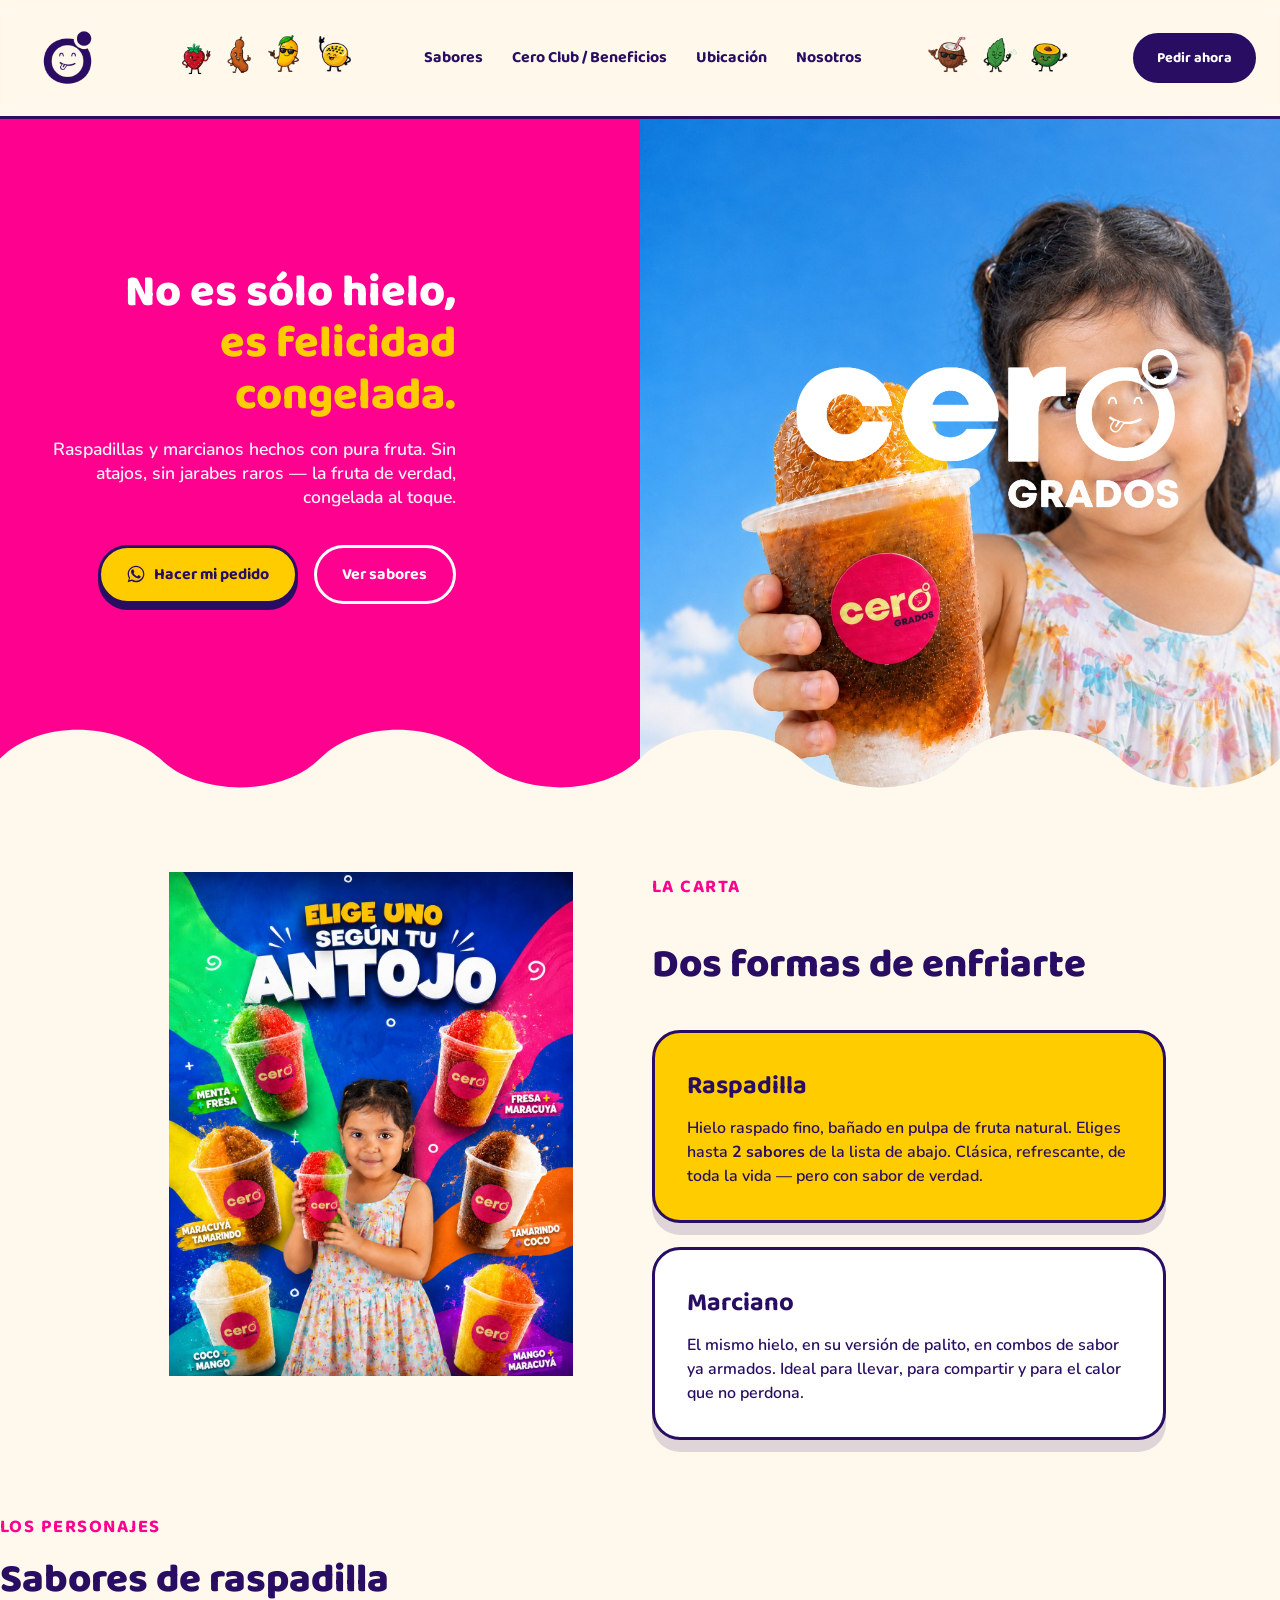
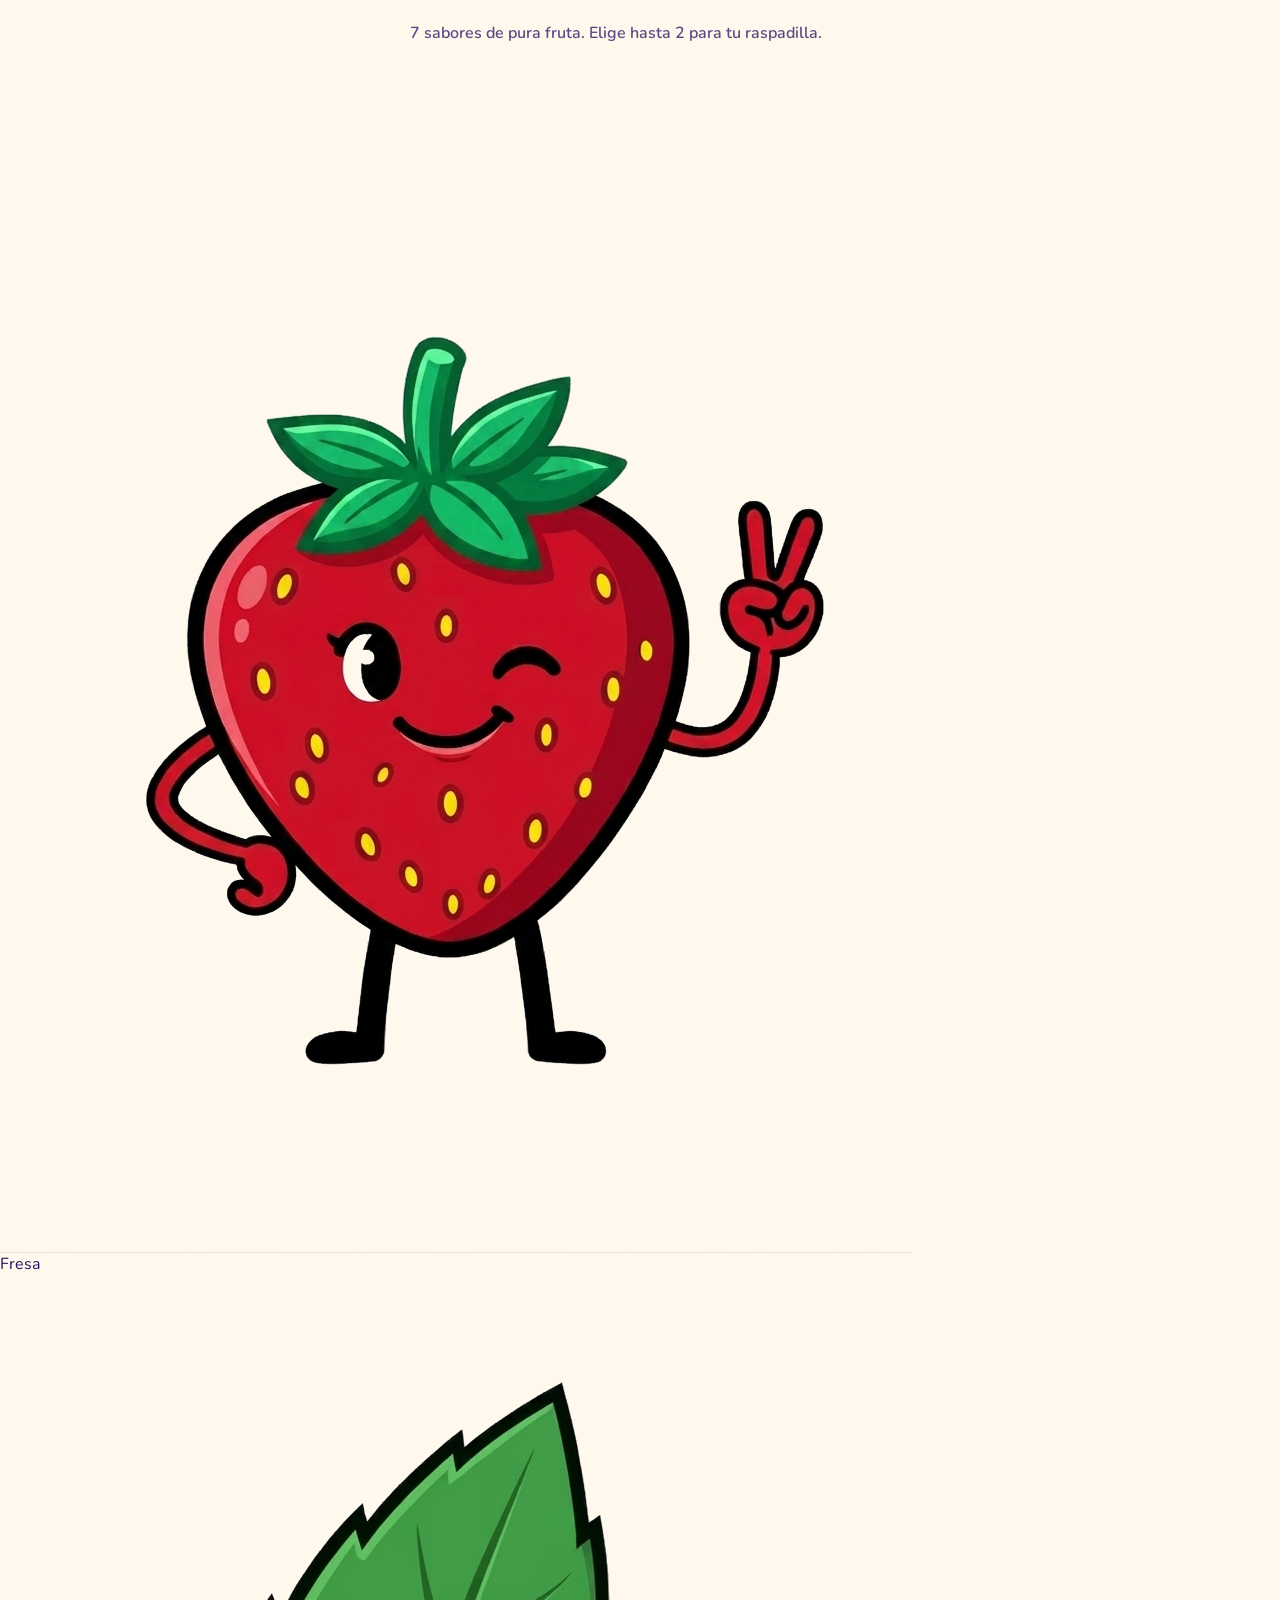
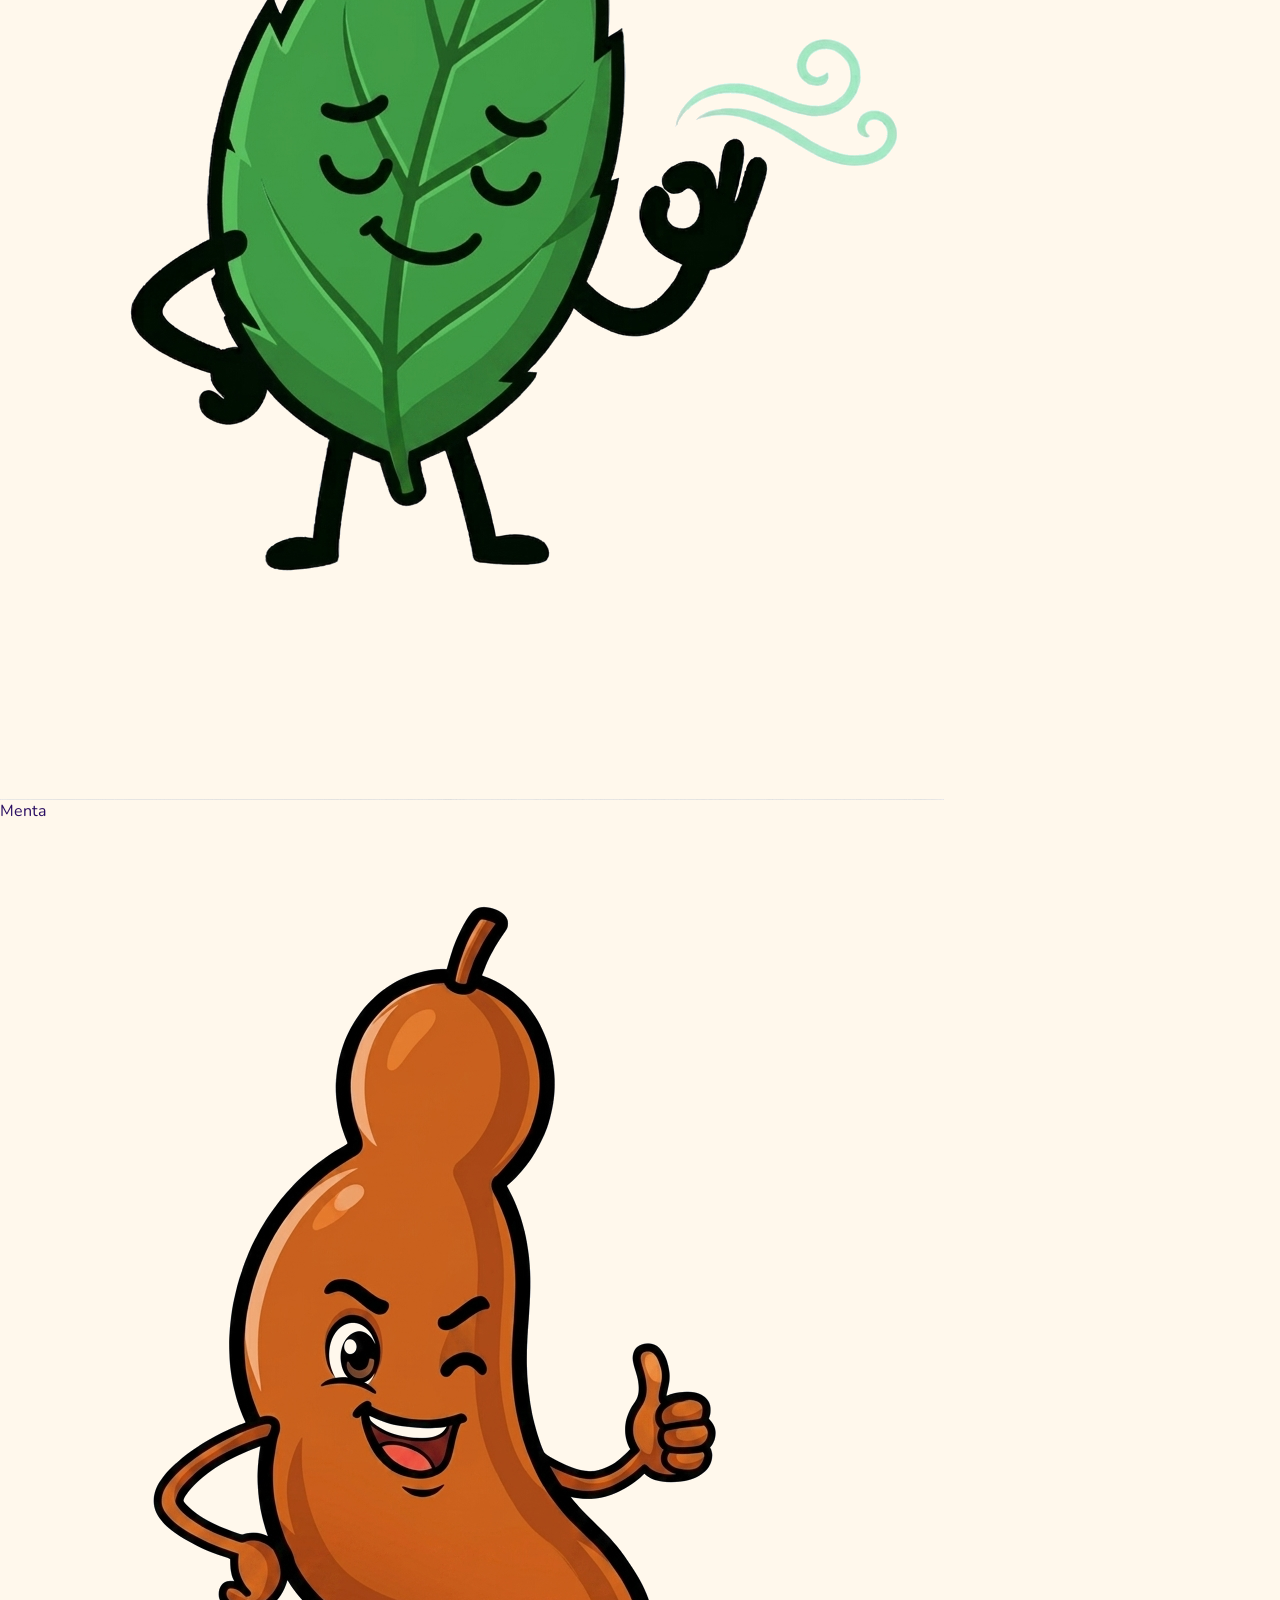
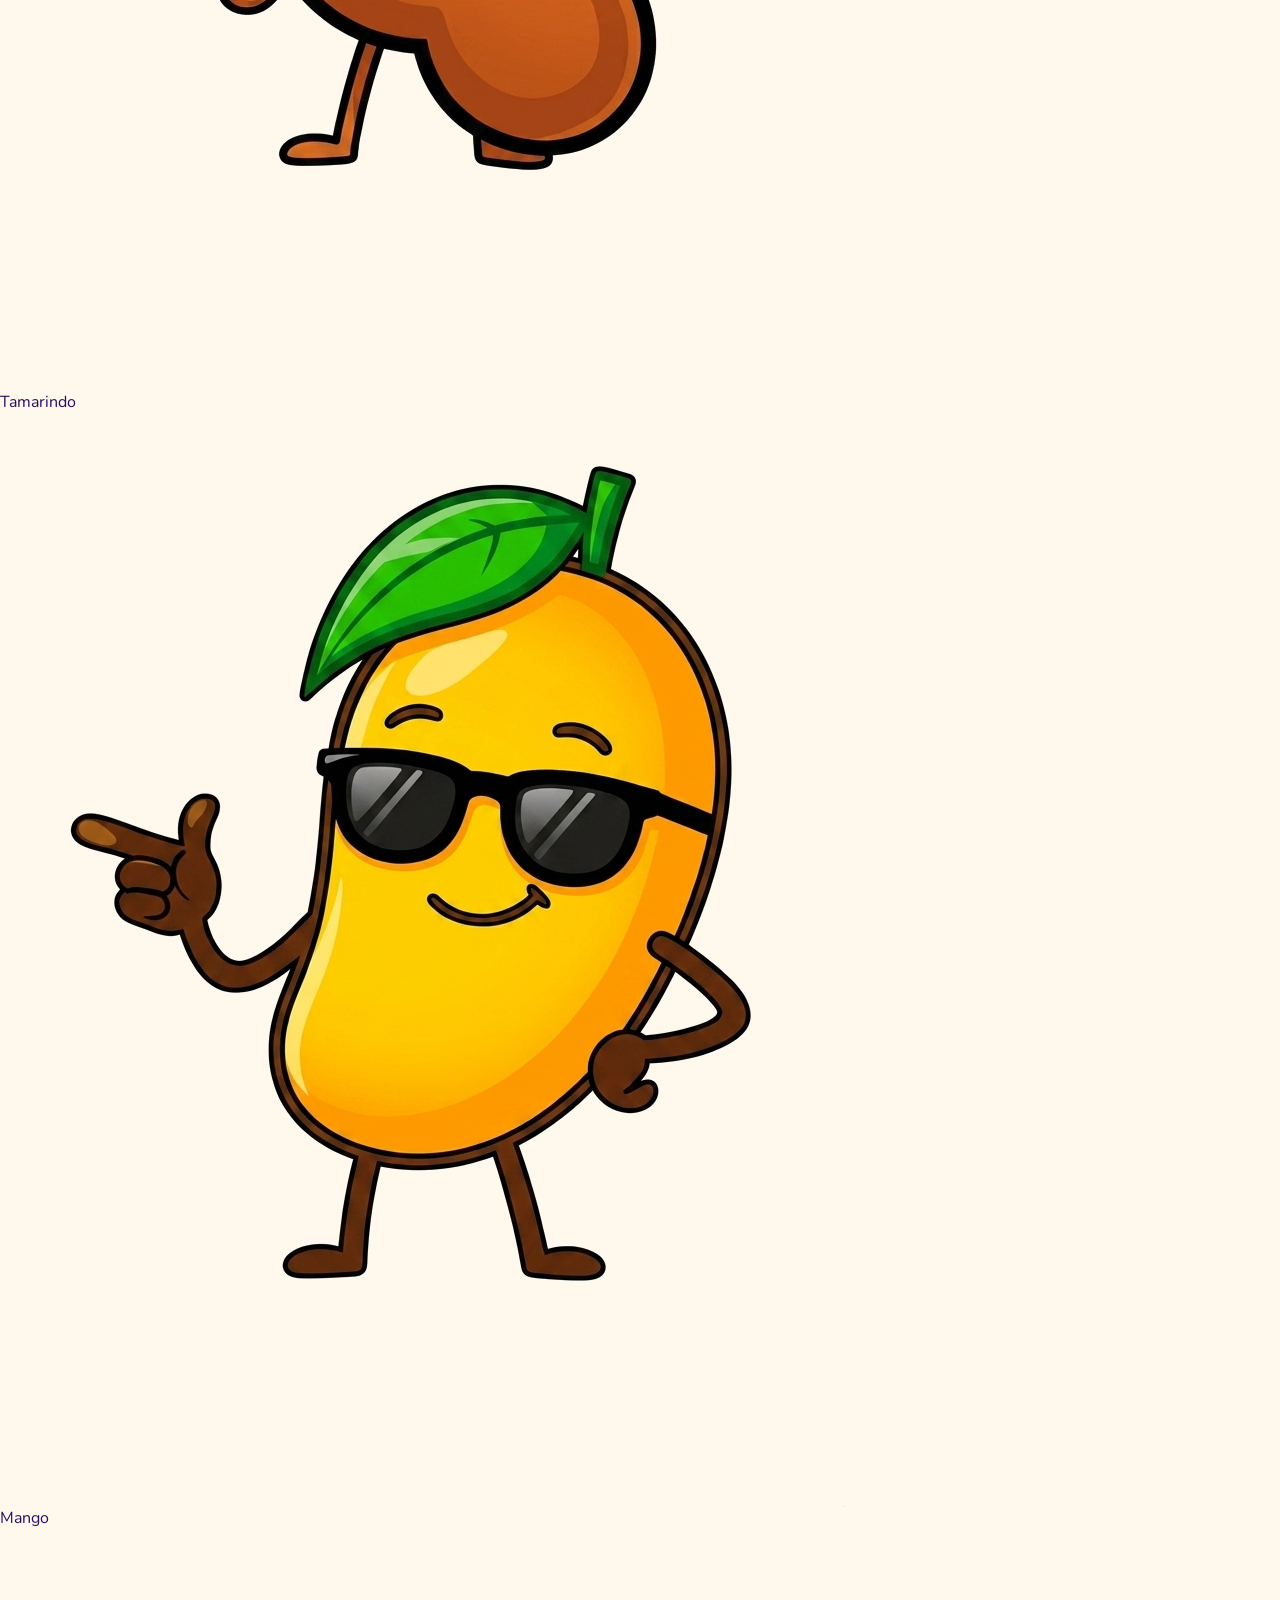
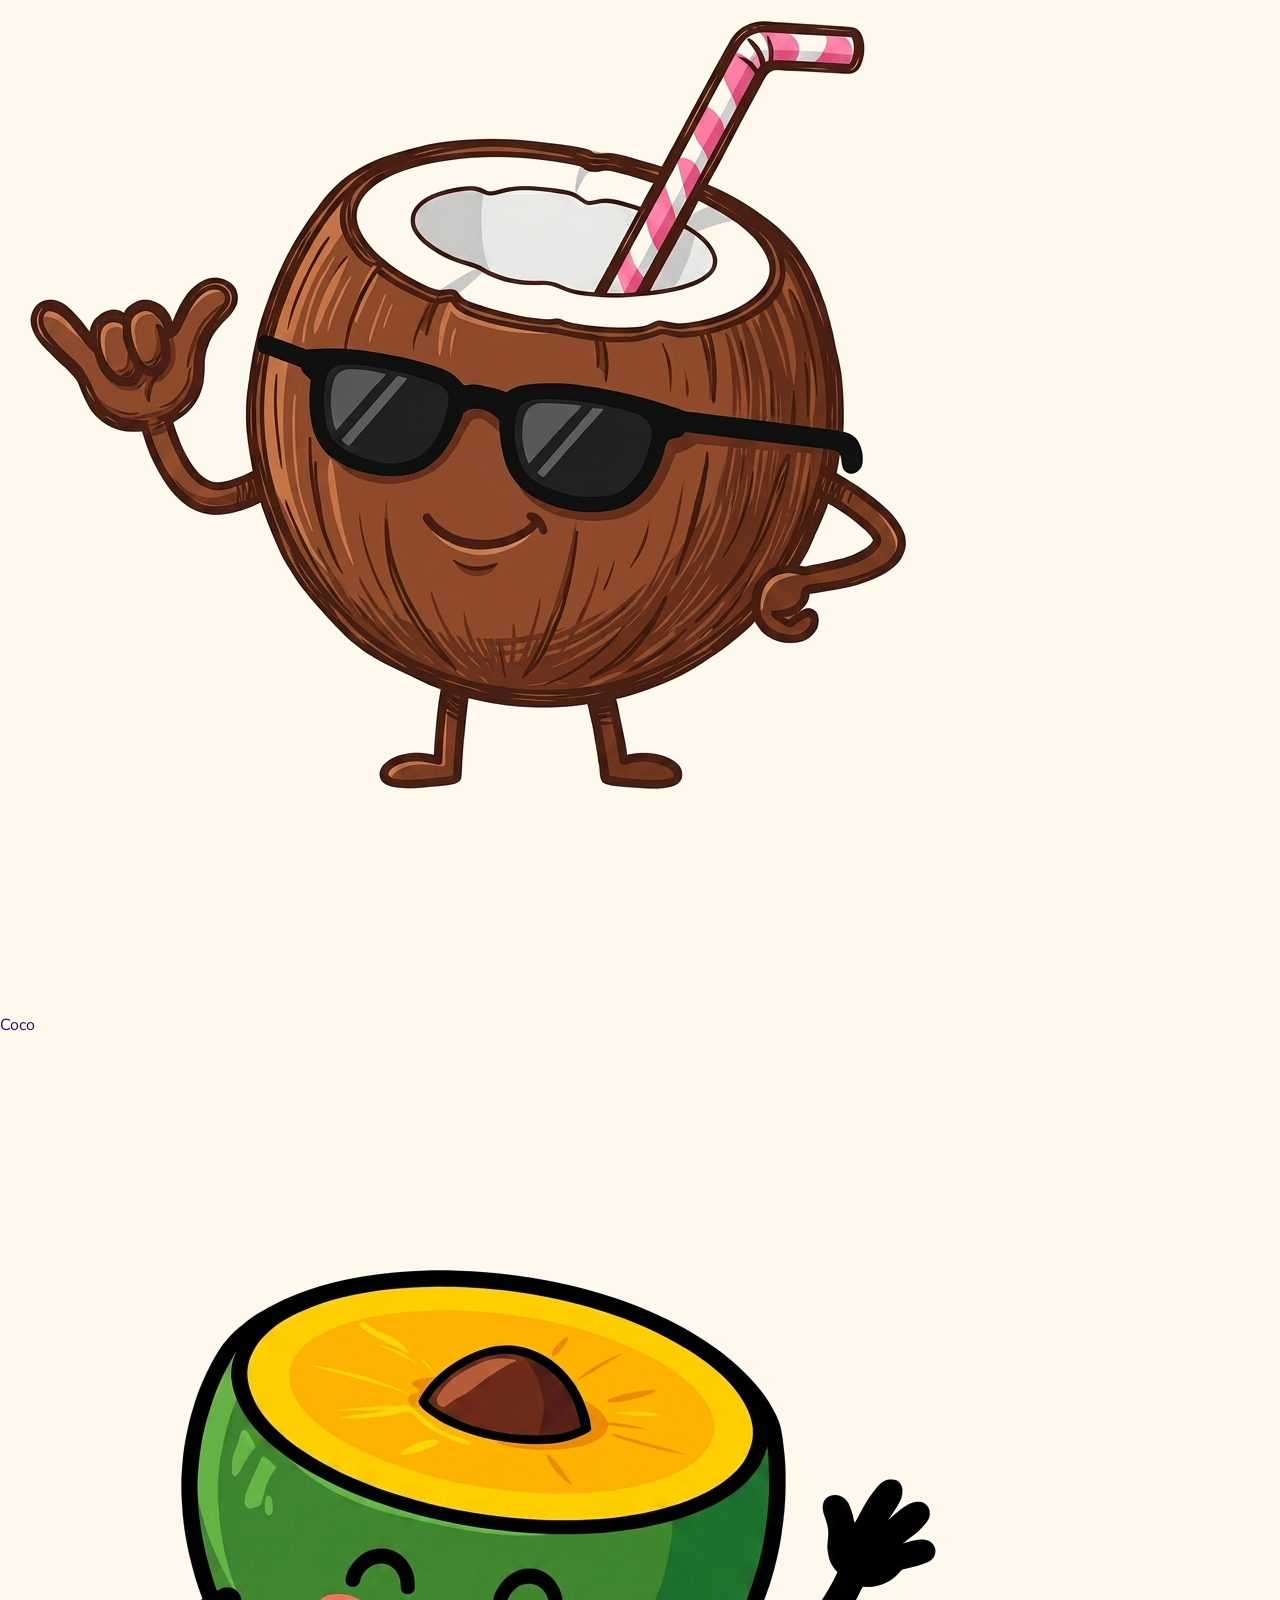
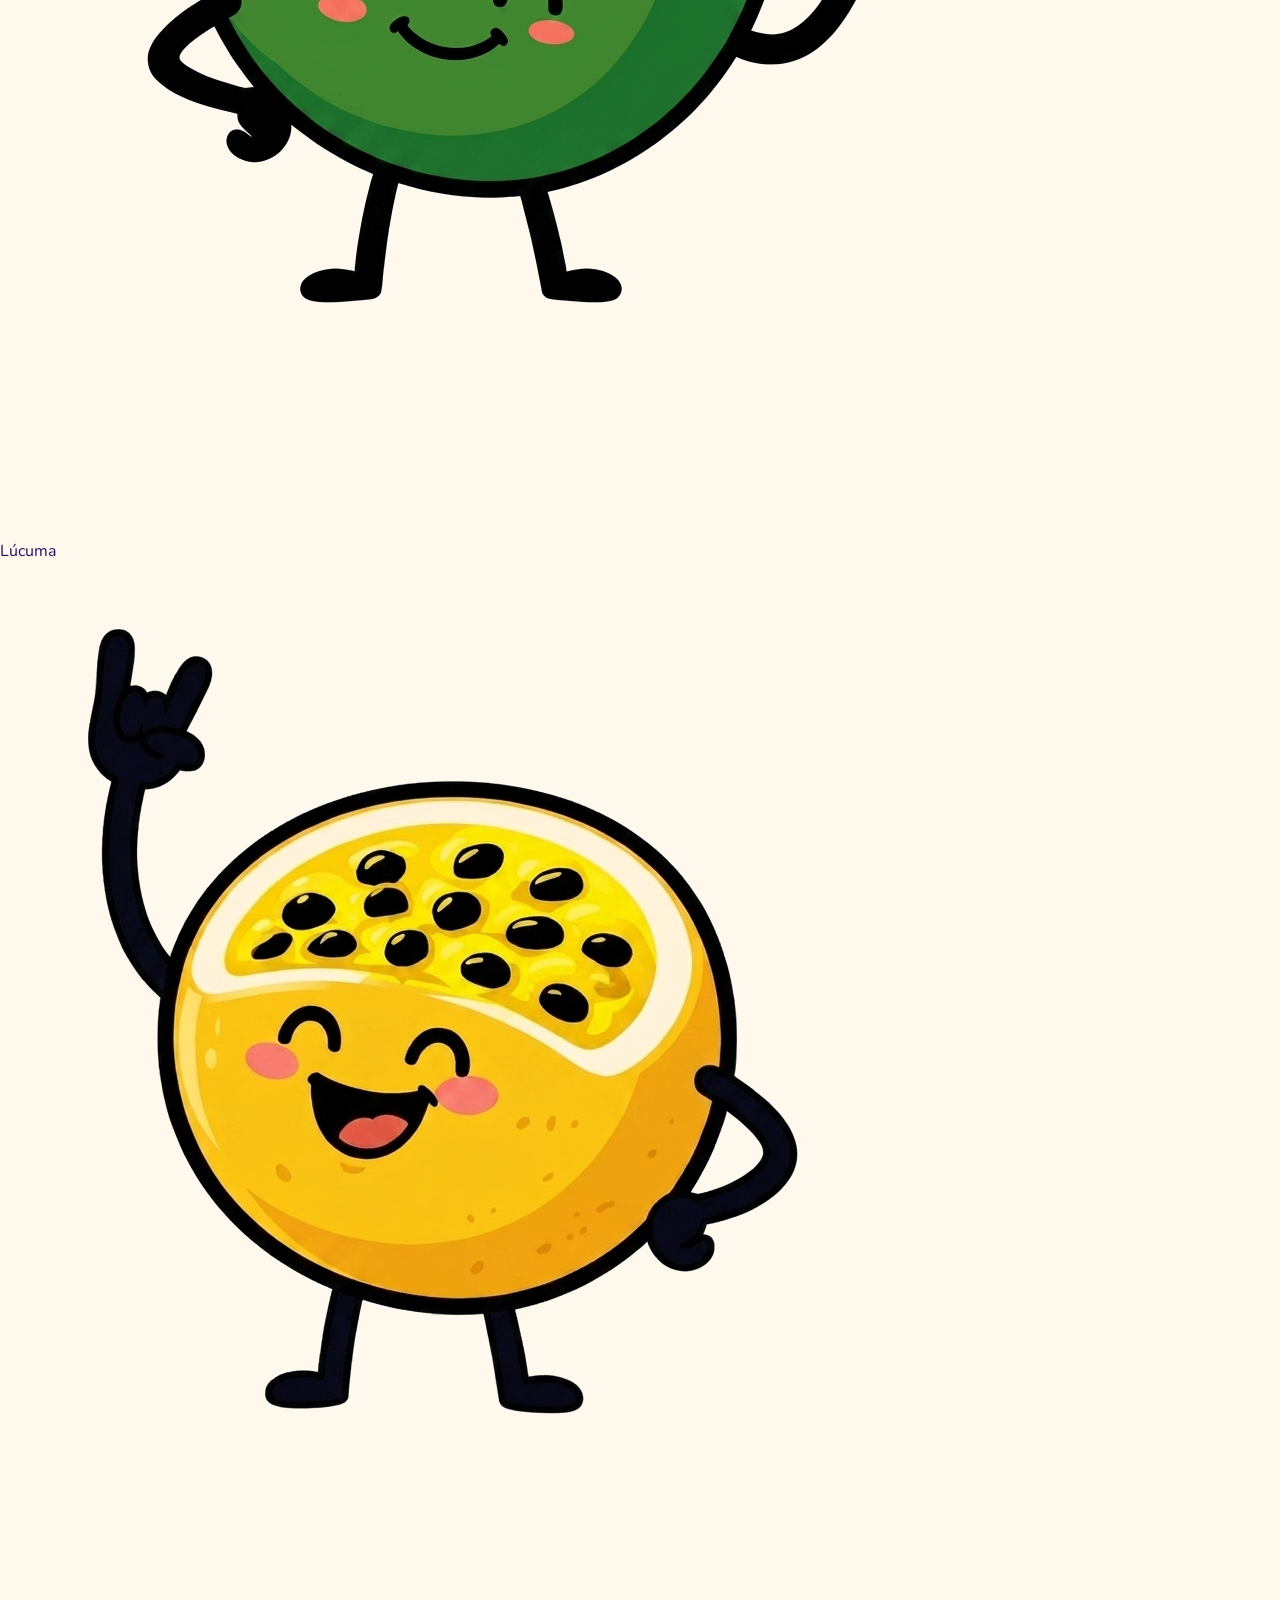
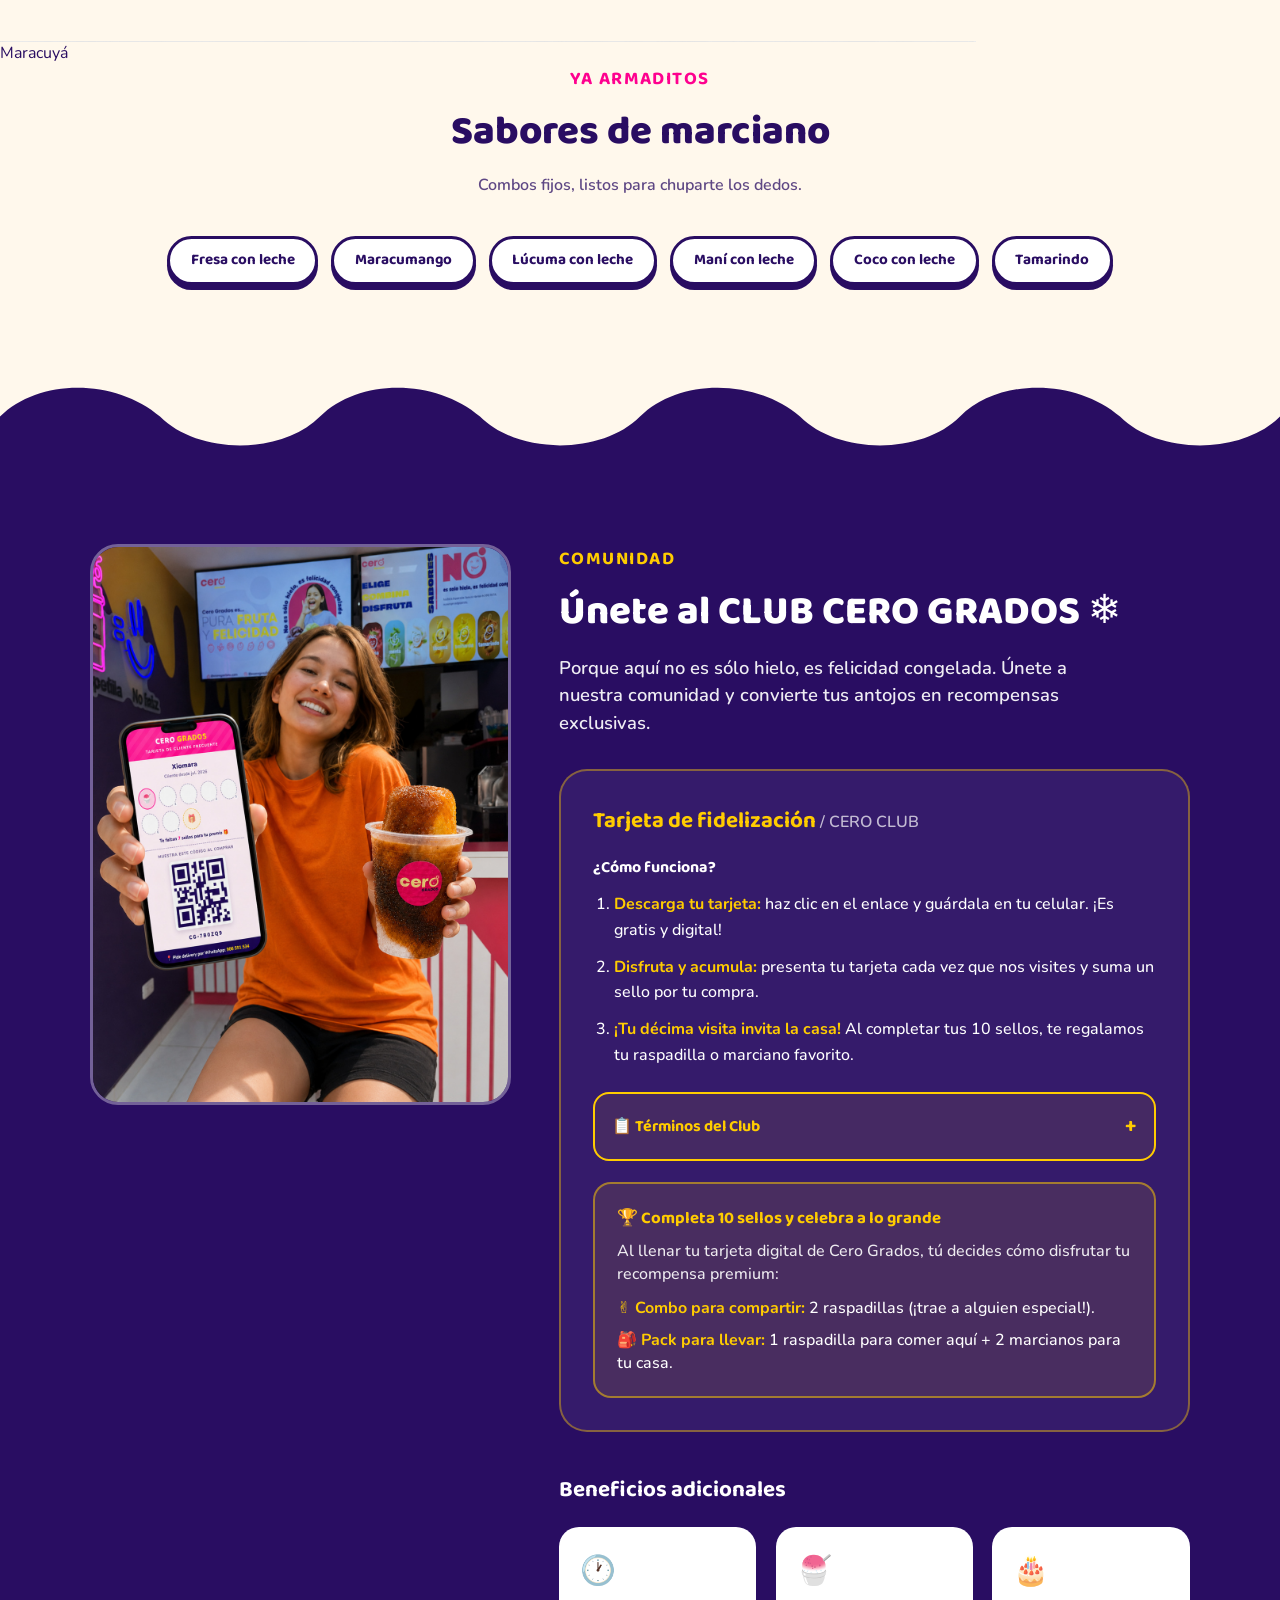
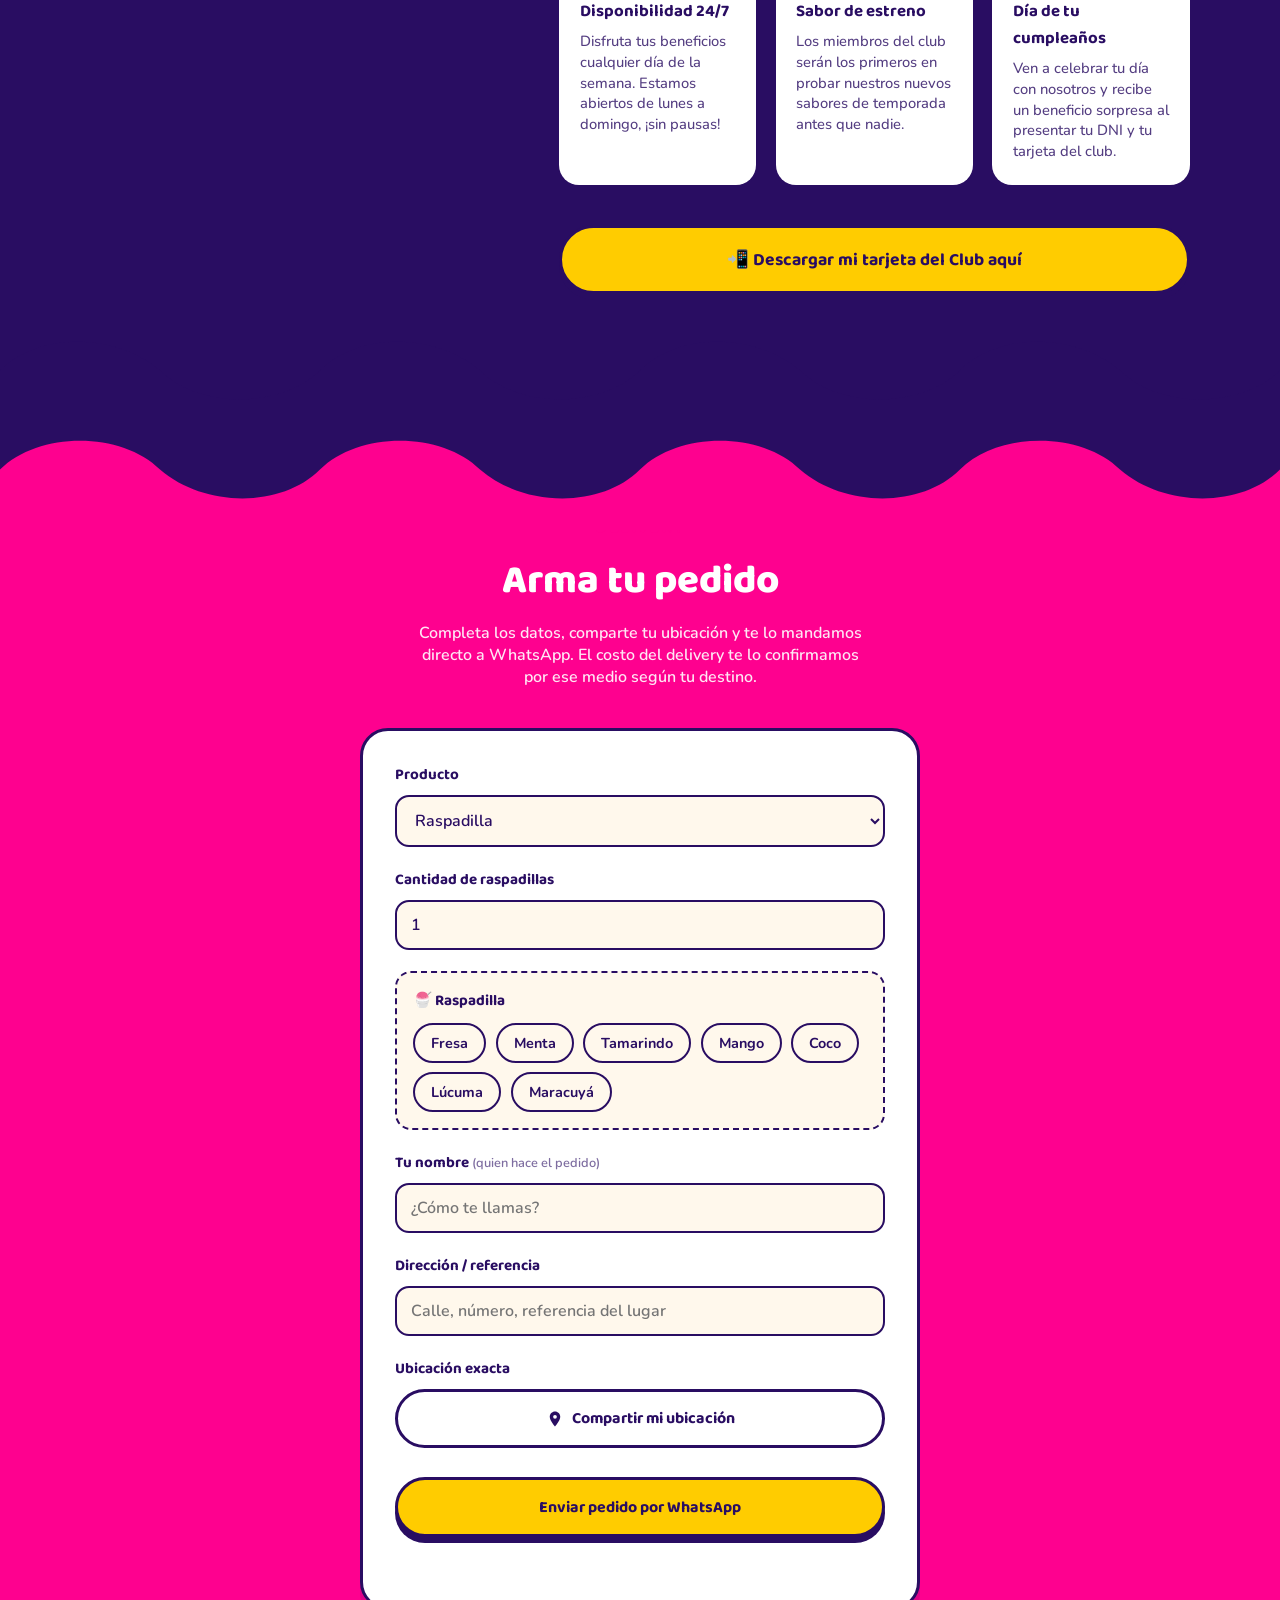
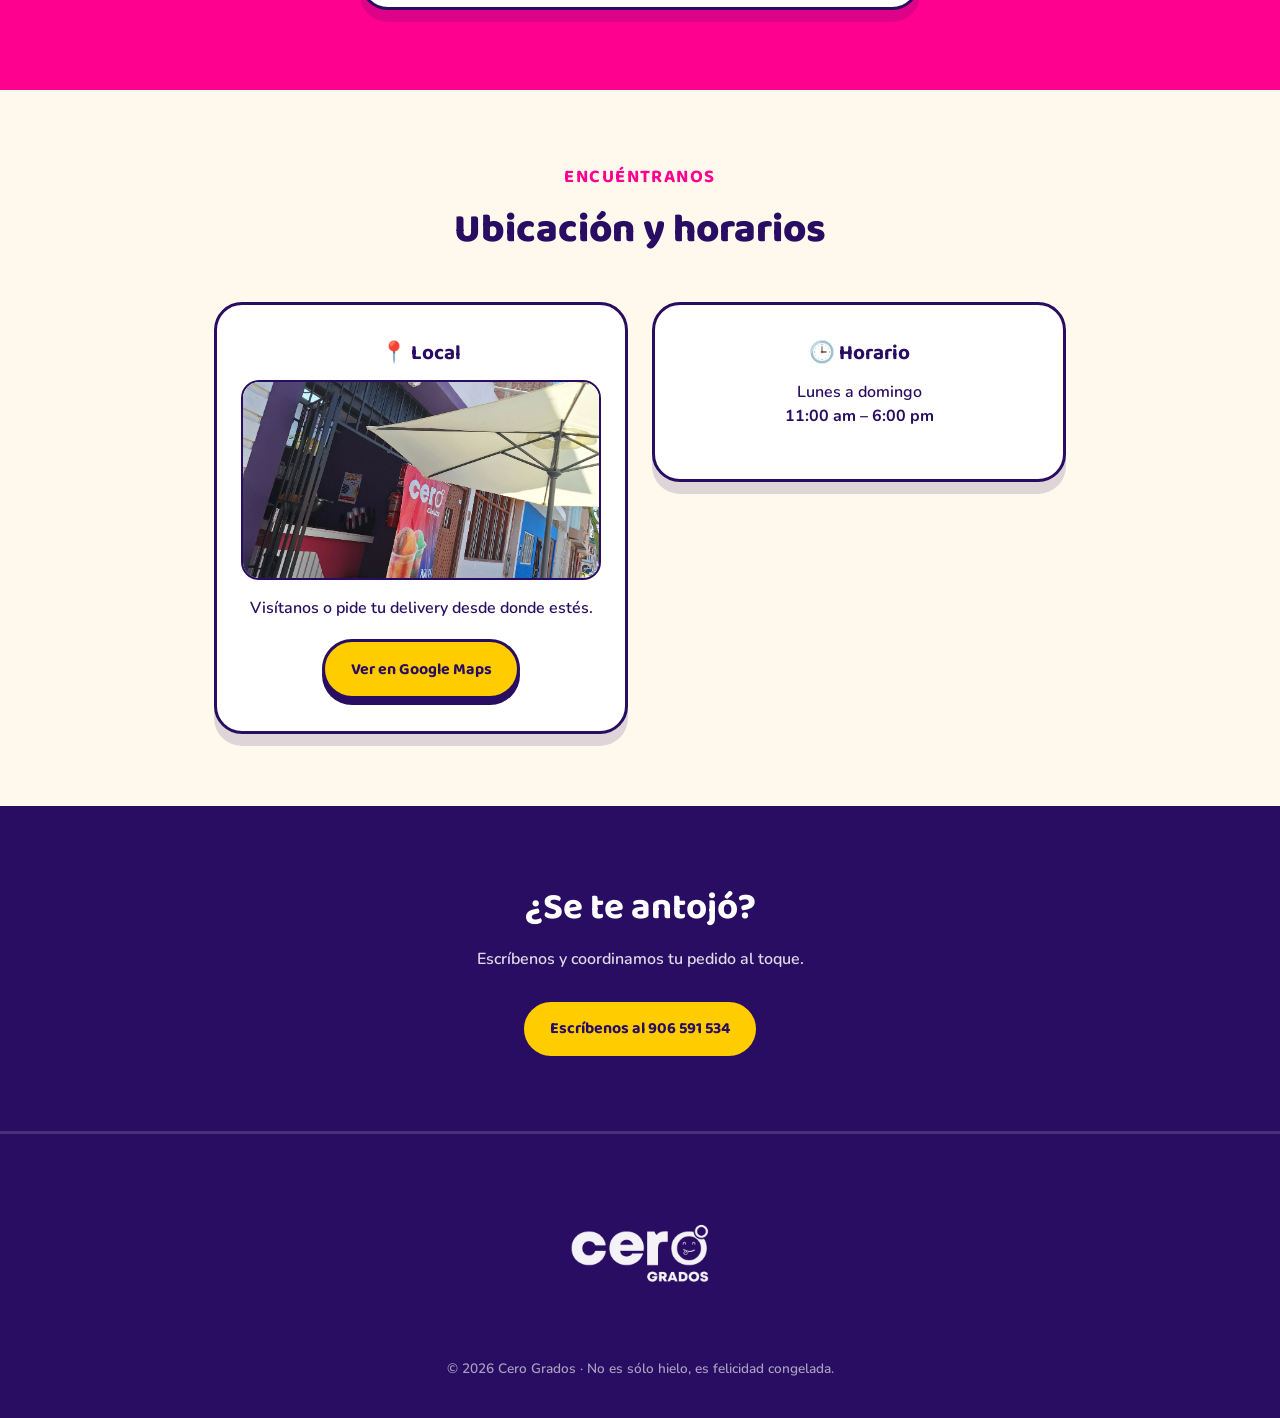
<file: index-43.html>
<!DOCTYPE html>
<html lang="es-PE">
<head>
<meta charset="UTF-8">
<meta name="viewport" content="width=device-width, initial-scale=1.0">
<title>CERO GRADOS · Raspadillas y marcianos de pura fruta</title>
<meta name="description" content="CERO GRADOS — Raspadillas y marcianos de pura fruta. No es sólo hielo, es felicidad congelada.">
<link rel="preconnect" href="https://fonts.googleapis.com">
<link rel="preconnect" href="https://fonts.gstatic.com" crossorigin>
<link href="https://fonts.googleapis.com/css2?family=Baloo+2:wght@500;700;800&family=Nunito:wght@400;600;700;800&display=swap" rel="stylesheet">
<link rel="stylesheet" href="style.css">
<link rel="icon" type="image/png" href="assets/isotipo.png">
</head>
<body>

<header class="nav">
  <a href="#top" class="nav-brand">
    <img src="assets/isotipo.png" alt="Cero Grados" class="nav-logo">
  </a>
  <div class="nav-mascots">
    <img src="assets/fresa_t.png" alt="">
    <img src="assets/tamarindo_t.png" alt="">
    <img src="assets/mango_t.png" alt="">
    <img src="assets/maracuya_t.png" alt="">
  </div>
  <nav class="nav-links">
    <a href="#sabores">Sabores</a>
    <a href="#club" class="nav-club">Cero Club / Beneficios</a>
    <a href="#ubicacion">Ubicación</a>
    <a href="#nosotros">Nosotros</a>
  </nav>
  <div class="nav-mascots">
    <img src="assets/coco_t.png" alt="">
    <img src="assets/menta_t.png" alt="">
    <img src="assets/lucuma_t.png" alt="">
  </div>
  <a href="#pedido" class="btn btn-nav">Pedir ahora</a>
</header>

<main id="top">

  <!-- HERO -->
  <section class="hero">
    <img src="assets/hero_side.jpg" alt="" class="hero-side-img" aria-hidden="true">
    <div class="hero-inner">
      <div class="hero-text">
        <p class="hero-slogan">No es sólo hielo,<br><span>es felicidad congelada.</span></p>
        <p class="hero-sub">Raspadillas y marcianos hechos con pura fruta. Sin atajos, sin jarabes raros — la fruta de verdad, congelada al toque.</p>
        <div class="hero-ctas">
          <a href="#pedido" class="btn btn-primary">
            <svg viewBox="0 0 24 24" width="20" height="20" fill="currentColor" aria-hidden="true"><path d="M17.5 14.4c-.3-.1-1.7-.9-2-1-.3-.1-.5-.1-.7.1-.2.3-.8 1-.9 1.2-.2.2-.3.2-.6.1-.3-.1-1.3-.5-2.4-1.5-.9-.8-1.5-1.8-1.7-2.1-.2-.3 0-.5.1-.6.1-.1.3-.3.4-.5.1-.1.2-.3.3-.4.1-.2 0-.4 0-.5-.1-.1-.7-1.6-.9-2.2-.2-.5-.5-.5-.7-.5h-.6c-.2 0-.5.1-.8.4-.3.3-1 1-1 2.4s1 2.8 1.2 3c.1.2 2 3 4.8 4.3.7.3 1.2.5 1.6.6.7.2 1.3.2 1.8.1.5-.1 1.7-.7 1.9-1.4.2-.7.2-1.2.2-1.4-.1-.1-.3-.2-.6-.3z"/><path d="M12 2C6.5 2 2 6.5 2 12c0 1.9.5 3.6 1.5 5.2L2 22l4.9-1.5C8.4 21.5 10.1 22 12 22c5.5 0 10-4.5 10-10S17.5 2 12 2zm0 18c-1.7 0-3.3-.5-4.6-1.3l-.3-.2-3.1.9.9-3-.2-.3C3.9 14.7 3.5 13.4 3.5 12 3.5 7.3 7.3 3.5 12 3.5S20.5 7.3 20.5 12 16.7 20 12 20z"/></svg>
            Hacer mi pedido
          </a>
          <a href="#sabores" class="btn btn-ghost">Ver sabores</a>
        </div>
      </div>
      <img src="assets/logo_blanco.png" alt="Cero Grados — helados de raspadilla" class="hero-logo">
    </div>
  </section>

  <div class="hero-wave-wrap" aria-hidden="true">
    <div class="drip-standalone flip hero-wave"></div>
  </div>

  <!-- PRODUCTOS -->
  <section id="productos" class="productos">
    <div class="producto-layout">
      <img src="assets/raspadilla_promo.jpg" alt="Raspadillas Cero Grados" class="producto-imagen">
      <div class="producto-cards">
        <p class="eyebrow">La carta</p>
        <h2 class="section-title">Dos formas de enfriarte</h2>
        <article class="producto-card card-raspadilla">
          <h3>Raspadilla</h3>
          <p>Hielo raspado fino, bañado en pulpa de fruta natural. Eliges hasta <strong>2 sabores</strong> de la lista de abajo. Clásica, refrescante, de toda la vida — pero con sabor de verdad.</p>
        </article>
        <article class="producto-card card-marciano">
          <h3>Marciano</h3>
          <p>El mismo hielo, en su versión de palito, en combos de sabor ya armados. Ideal para llevar, para compartir y para el calor que no perdona.</p>
        </article>
      </div>
    </div>
  </section>

  <!-- SABORES RASPADILLA -->
  <section id="sabores" class="sabores">
    <p class="eyebrow">Los personajes</p>
    <h2 class="section-title">Sabores de raspadilla</h2>
    <p class="section-sub">7 sabores de pura fruta. Elige hasta 2 para tu raspadilla.</p>

    <div class="sabor-grid">
      <div class="sabor-card">
        <img src="assets/fresa_t.png" alt="Fresa">
        <span>Fresa</span>
      </div>
      <div class="sabor-card">
        <img src="assets/menta_t.png" alt="Menta">
        <span>Menta</span>
      </div>
      <div class="sabor-card">
        <img src="assets/tamarindo_t.png" alt="Tamarindo">
        <span>Tamarindo</span>
      </div>
      <div class="sabor-card">
        <img src="assets/mango_t.png" alt="Mango">
        <span>Mango</span>
      </div>
      <div class="sabor-card">
        <img src="assets/coco_t.png" alt="Coco">
        <span>Coco</span>
      </div>
      <div class="sabor-card">
        <img src="assets/lucuma_t.png" alt="Lúcuma">
        <span>Lúcuma</span>
      </div>
      <div class="sabor-card">
        <img src="assets/maracuya_t.png" alt="Maracuyá">
        <span>Maracuyá</span>
      </div>
    </div>
  </section>

  <!-- SABORES MARCIANO -->
  <section class="marcianos">
    <p class="eyebrow">Ya armaditos</p>
    <h2 class="section-title">Sabores de marciano</h2>
    <p class="section-sub">Combos fijos, listos para chuparte los dedos.</p>
    <ul class="marciano-list">
      <li>Fresa con leche</li>
      <li>Maracumango</li>
      <li>Lúcuma con leche</li>
      <li>Maní con leche</li>
      <li>Coco con leche</li>
      <li>Tamarindo</li>
    </ul>
  </section>

  <div class="drip-standalone flip" aria-hidden="true"></div>

  <!-- CERO CLUB -->
  <section id="club" class="club">
    <div class="club-inner">
      <div class="club-media">
        <img src="assets/cero-club.jpg" alt="Cero Club" class="club-img">
      </div>

      <div class="club-content">
        <p class="eyebrow light">Comunidad</p>
        <h2 class="section-title light">Únete al CLUB CERO GRADOS ❄️</h2>
        <p class="club-intro">Porque aquí no es sólo hielo, es felicidad congelada. Únete a nuestra comunidad y convierte tus antojos en recompensas exclusivas.</p>

        <div class="club-card">
          <h3>Tarjeta de fidelización <span>/ CERO CLUB</span></h3>
          <p class="club-subhead">¿Cómo funciona?</p>
          <ol class="club-steps">
            <li><strong>Descarga tu tarjeta:</strong> haz clic en el enlace y guárdala en tu celular. ¡Es gratis y digital!</li>
            <li><strong>Disfruta y acumula:</strong> presenta tu tarjeta cada vez que nos visites y suma un sello por tu compra.</li>
            <li><strong>¡Tu décima visita invita la casa!</strong> Al completar tus 10 sellos, te regalamos tu raspadilla o marciano favorito.</li>
          </ol>

          <details class="club-terms">
            <summary>📋 Términos del Club</summary>
            <p><strong>¿Cómo gano mis sellos en CLUB CERO?</strong></p>
            <p>Te llevas <strong>(1 sello por cada visita)</strong> a nuestro local (o pedido por delivery) que tenga un consumo mínimo de S/ 5.00.</p>
            <p><strong>Importante:</strong> porque queremos verte volver seguido a disfrutar nuestra felicidad congelada, se otorga <strong>(máximo 1 sello por cliente al día)</strong>, sin importar el monto total de tu compra en ese momento. ¡Vuelve pronto por el siguiente!</p>
          </details>

          <div class="club-reward">
            <h4>🏆 Completa 10 sellos y celebra a lo grande</h4>
            <p>Al llenar tu tarjeta digital de Cero Grados, tú decides cómo disfrutar tu recompensa premium:</p>
            <ul>
              <li><strong>✌️ Combo para compartir:</strong> 2 raspadillas (¡trae a alguien especial!).</li>
              <li><strong>🎒 Pack para llevar:</strong> 1 raspadilla para comer aquí + 2 marcianos para tu casa.</li>
            </ul>
          </div>
        </div>

        <h3 class="club-benefits-title">Beneficios adicionales</h3>
        <div class="club-benefits">
          <div class="benefit-card">
            <span class="benefit-icon">🕐</span>
            <h4>Disponibilidad 24/7</h4>
            <p>Disfruta tus beneficios cualquier día de la semana. Estamos abiertos de lunes a domingo, ¡sin pausas!</p>
          </div>
          <div class="benefit-card">
            <span class="benefit-icon">🍧</span>
            <h4>Sabor de estreno</h4>
            <p>Los miembros del club serán los primeros en probar nuestros nuevos sabores de temporada antes que nadie.</p>
          </div>
          <div class="benefit-card">
            <span class="benefit-icon">🎂</span>
            <h4>Día de tu cumpleaños</h4>
            <p>Ven a celebrar tu día con nosotros y recibe un beneficio sorpresa al presentar tu DNI y tu tarjeta del club.</p>
          </div>
        </div>

        <a href="https://enriqueromerocerna.github.io/CEROCLUB/" target="_blank" rel="noopener" class="btn btn-primary btn-block club-cta">📲 Descargar mi tarjeta del Club aquí</a>
      </div>
    </div>
  </section>

  <div class="club-exit-wave" aria-hidden="true">
    <div class="club-exit-backing"></div>
    <div class="drip-standalone flip"></div>
  </div>

  <div class="pedido-wave-wrap" aria-hidden="true">
    <div class="pedido-wave-backing"></div>
    <div class="drip-standalone pedido-wave"></div>
  </div>

  <!-- PEDIDO / DELIVERY -->
  <section id="pedido" class="pedido">
    <p class="eyebrow">Delivery</p>
    <h2 class="section-title light">Arma tu pedido</h2>
    <p class="section-sub light">Completa los datos, comparte tu ubicación y te lo mandamos directo a WhatsApp. El costo del delivery te lo confirmamos por ese medio según tu destino.</p>

    <form id="orderForm" class="order-form" novalidate>

      <div class="field">
        <label for="tipo">Producto</label>
        <select id="tipo" name="tipo">
          <option value="Raspadilla">Raspadilla</option>
          <option value="Marciano">Marciano</option>
          <option value="Ambos">Ambos</option>
        </select>
      </div>

      <div class="field-row" id="grupoCantidades">
        <div class="field" id="fieldCantidadRaspadilla">
          <label for="cantidadRaspadilla">Cantidad de raspadillas</label>
          <input type="number" id="cantidadRaspadilla" min="1" value="1">
        </div>
        <div class="field" id="fieldCantidadMarciano" hidden>
          <label for="cantidadMarciano">Cantidad de marcianos</label>
          <input type="number" id="cantidadMarciano" min="1" value="1">
        </div>
      </div>

      <div id="bloquesRaspadilla" class="unit-blocks"></div>
      <div id="bloquesMarciano" class="unit-blocks"></div>

      <div class="field">
        <label for="nombre">Tu nombre <span class="hint">(quien hace el pedido)</span></label>
        <input type="text" id="nombre" placeholder="¿Cómo te llamas?">
      </div>

      <div class="field">
        <label for="referencia">Dirección / referencia</label>
        <input type="text" id="referencia" placeholder="Calle, número, referencia del lugar">
      </div>

      <div class="field">
        <label>Ubicación exacta</label>
        <button type="button" id="btnUbicacion" class="btn btn-outline btn-block">
          <svg viewBox="0 0 24 24" width="18" height="18" fill="currentColor" aria-hidden="true"><path d="M12 2C8.1 2 5 5.1 5 9c0 5.2 7 13 7 13s7-7.8 7-13c0-3.9-3.1-7-7-7zm0 9.5A2.5 2.5 0 1 1 12 6.5a2.5 2.5 0 0 1 0 5z"/></svg>
          Compartir mi ubicación
        </button>
        <p id="ubicacionStatus" class="hint"></p>
      </div>

      <button type="submit" id="btnEnviar" class="btn btn-primary btn-block">Enviar pedido por WhatsApp</button>
      <p id="formError" class="form-error" role="alert"></p>
    </form>
  </section>

  <!-- UBICACIÓN Y HORARIOS -->
  <section id="ubicacion" class="ubicacion">
    <p class="eyebrow">Encuéntranos</p>
    <h2 class="section-title">Ubicación y horarios</h2>

    <div class="ubicacion-grid">
      <div class="info-card">
        <h3>📍 Local</h3>
        <img src="assets/local.jpg" alt="Fachada del local Cero Grados" class="local-photo">
        <p>Visítanos o pide tu delivery desde donde estés.</p>
        <a href="https://maps.app.goo.gl/4QSLEFNCwFCXA7MKA" target="_blank" rel="noopener" class="btn btn-primary">Ver en Google Maps</a>
      </div>
      <div class="info-card">
        <h3>🕒 Horario</h3>
        <p>Lunes a domingo<br><strong>11:00 am – 6:00 pm</strong></p>
      </div>
    </div>
  </section>

  <!-- CTA FINAL -->
  <section id="nosotros" class="cta-final">
    <div class="cta-final-inner">
      <h2>¿Se te antojó?</h2>
      <p>Escríbenos y coordinamos tu pedido al toque.</p>
      <a href="https://wa.me/51906591534?text=Hola%20Cero%20Grados%2C%20quiero%20hacer%20un%20pedido%20%E2%9D%84%EF%B8%8F" class="btn btn-primary" target="_blank" rel="noopener">
        Escríbenos al 906 591 534
      </a>
    </div>
  </section>

</main>

<footer class="footer">
  <img src="assets/logo_blanco.png" alt="Cero Grados" class="footer-logo">
  <p>© <span id="year"></span> Cero Grados · No es sólo hielo, es felicidad congelada.</p>
</footer>

<script src="script.js"></script>
</body>
</html>
</file>
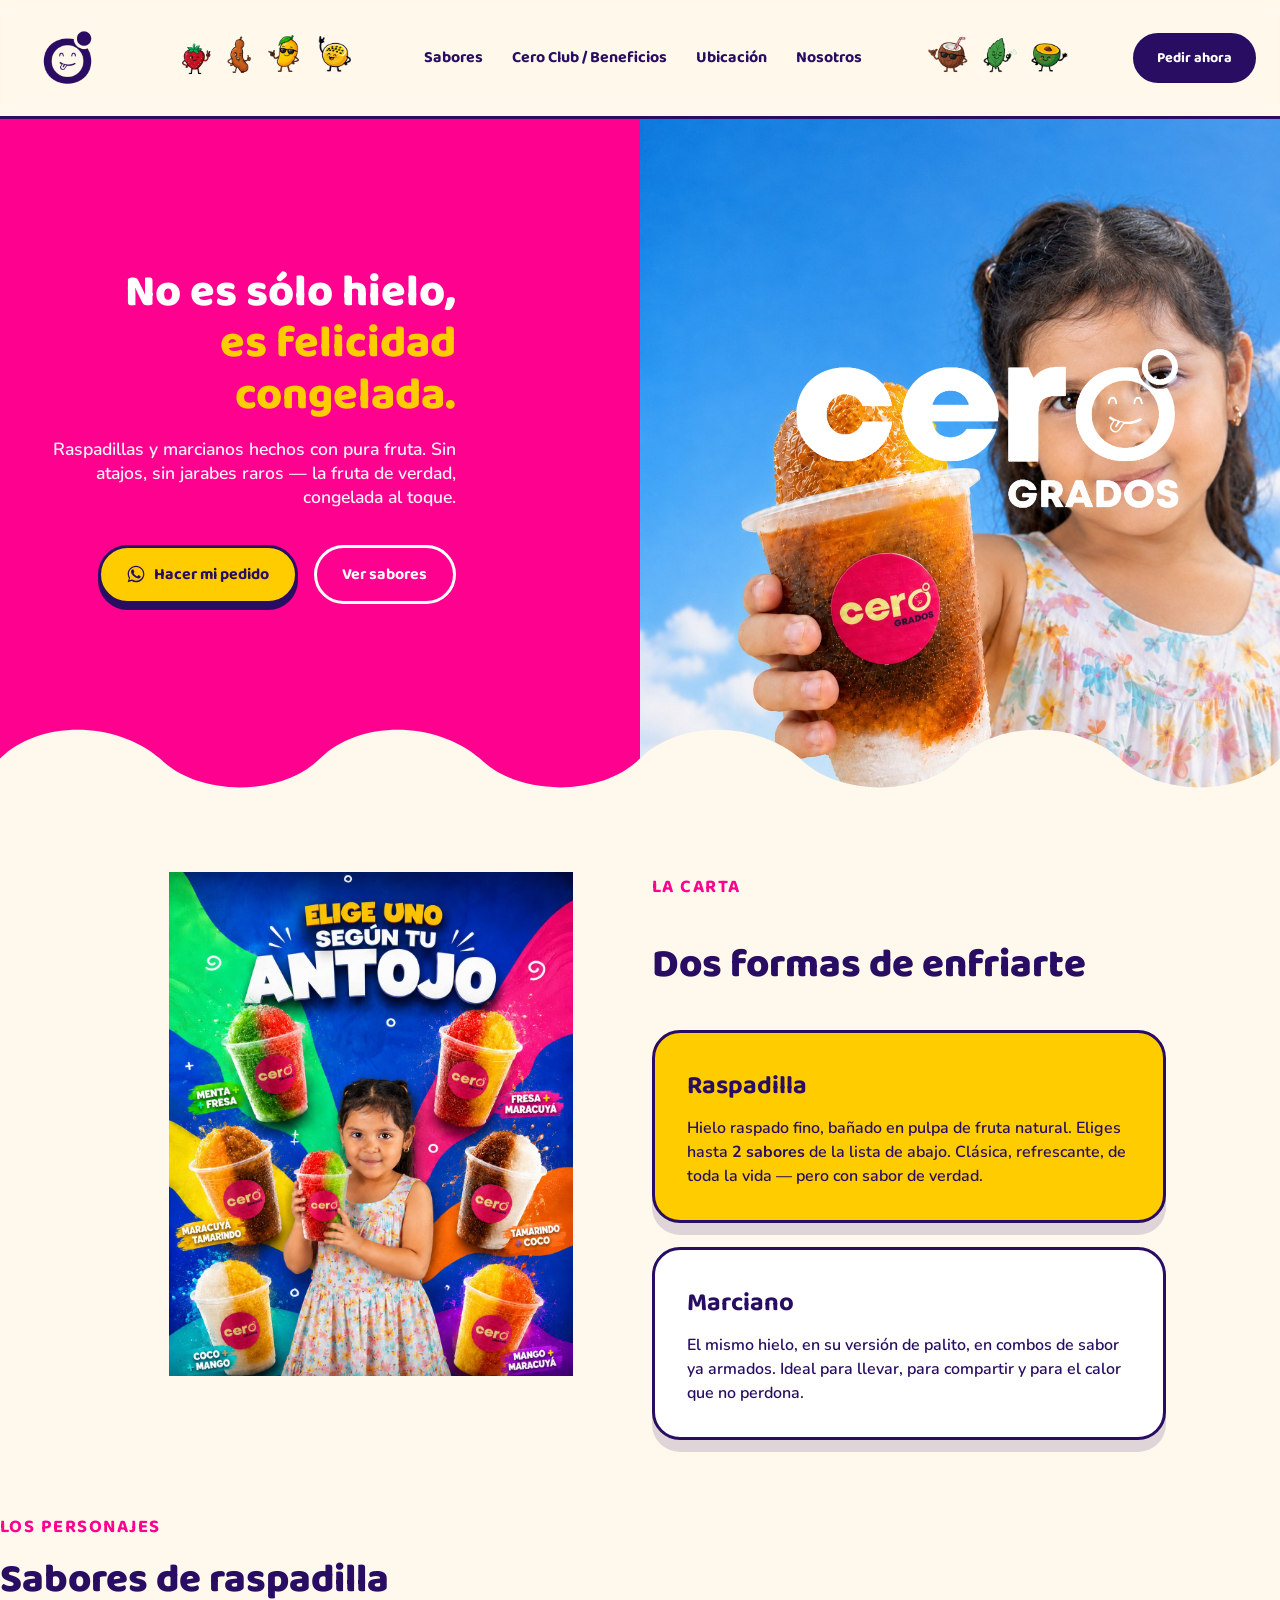
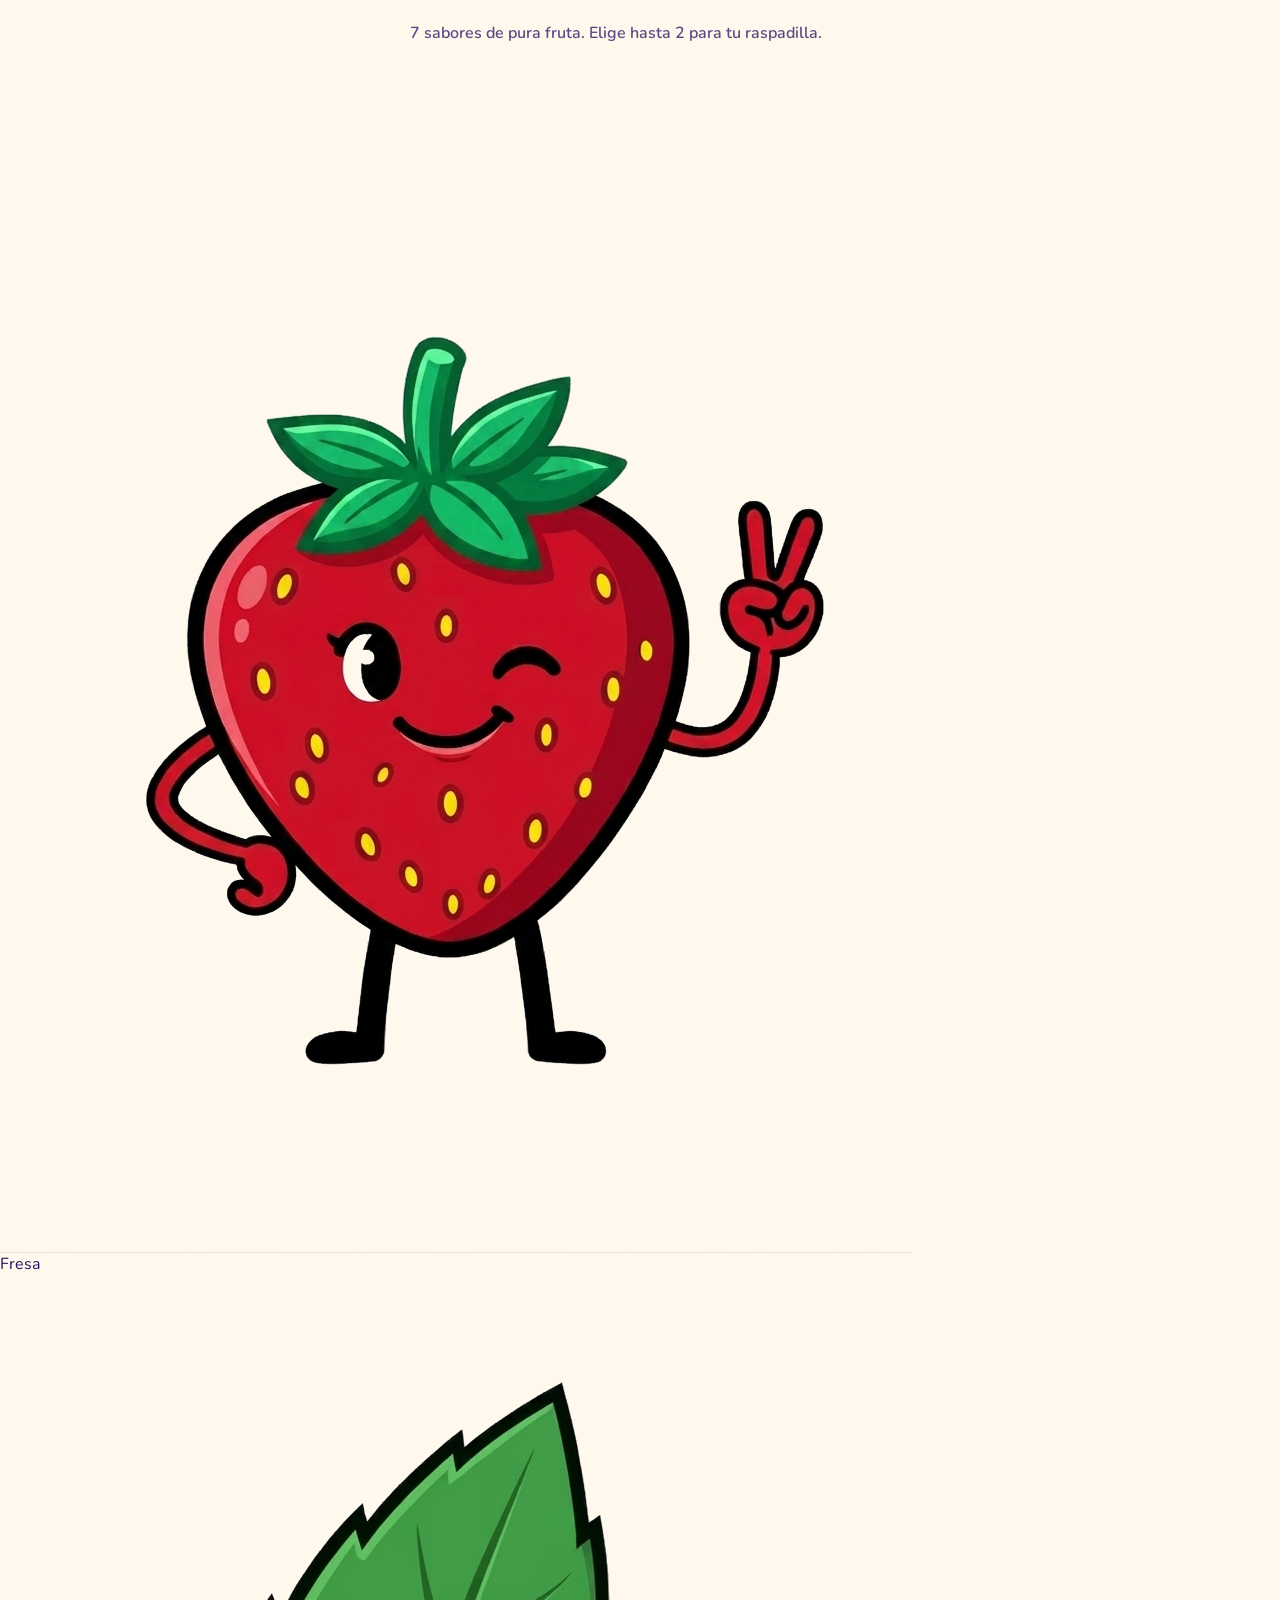
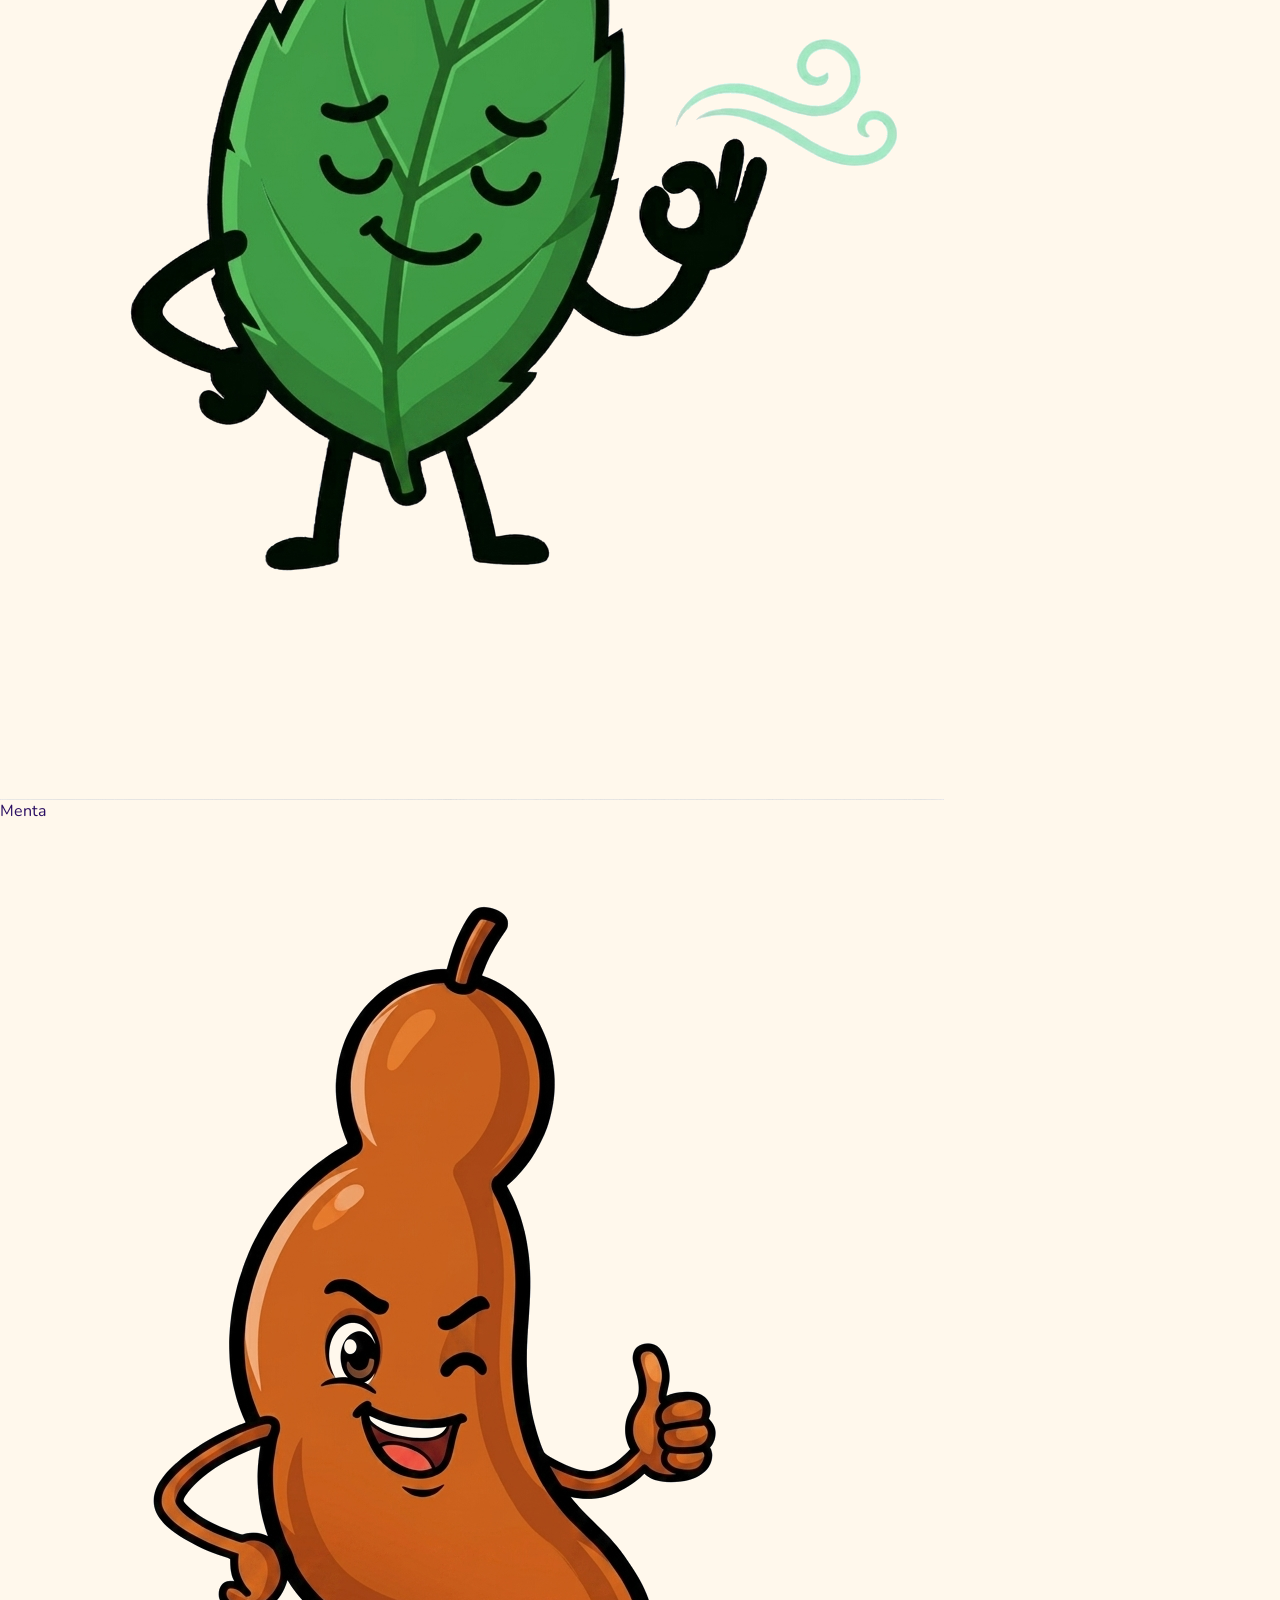
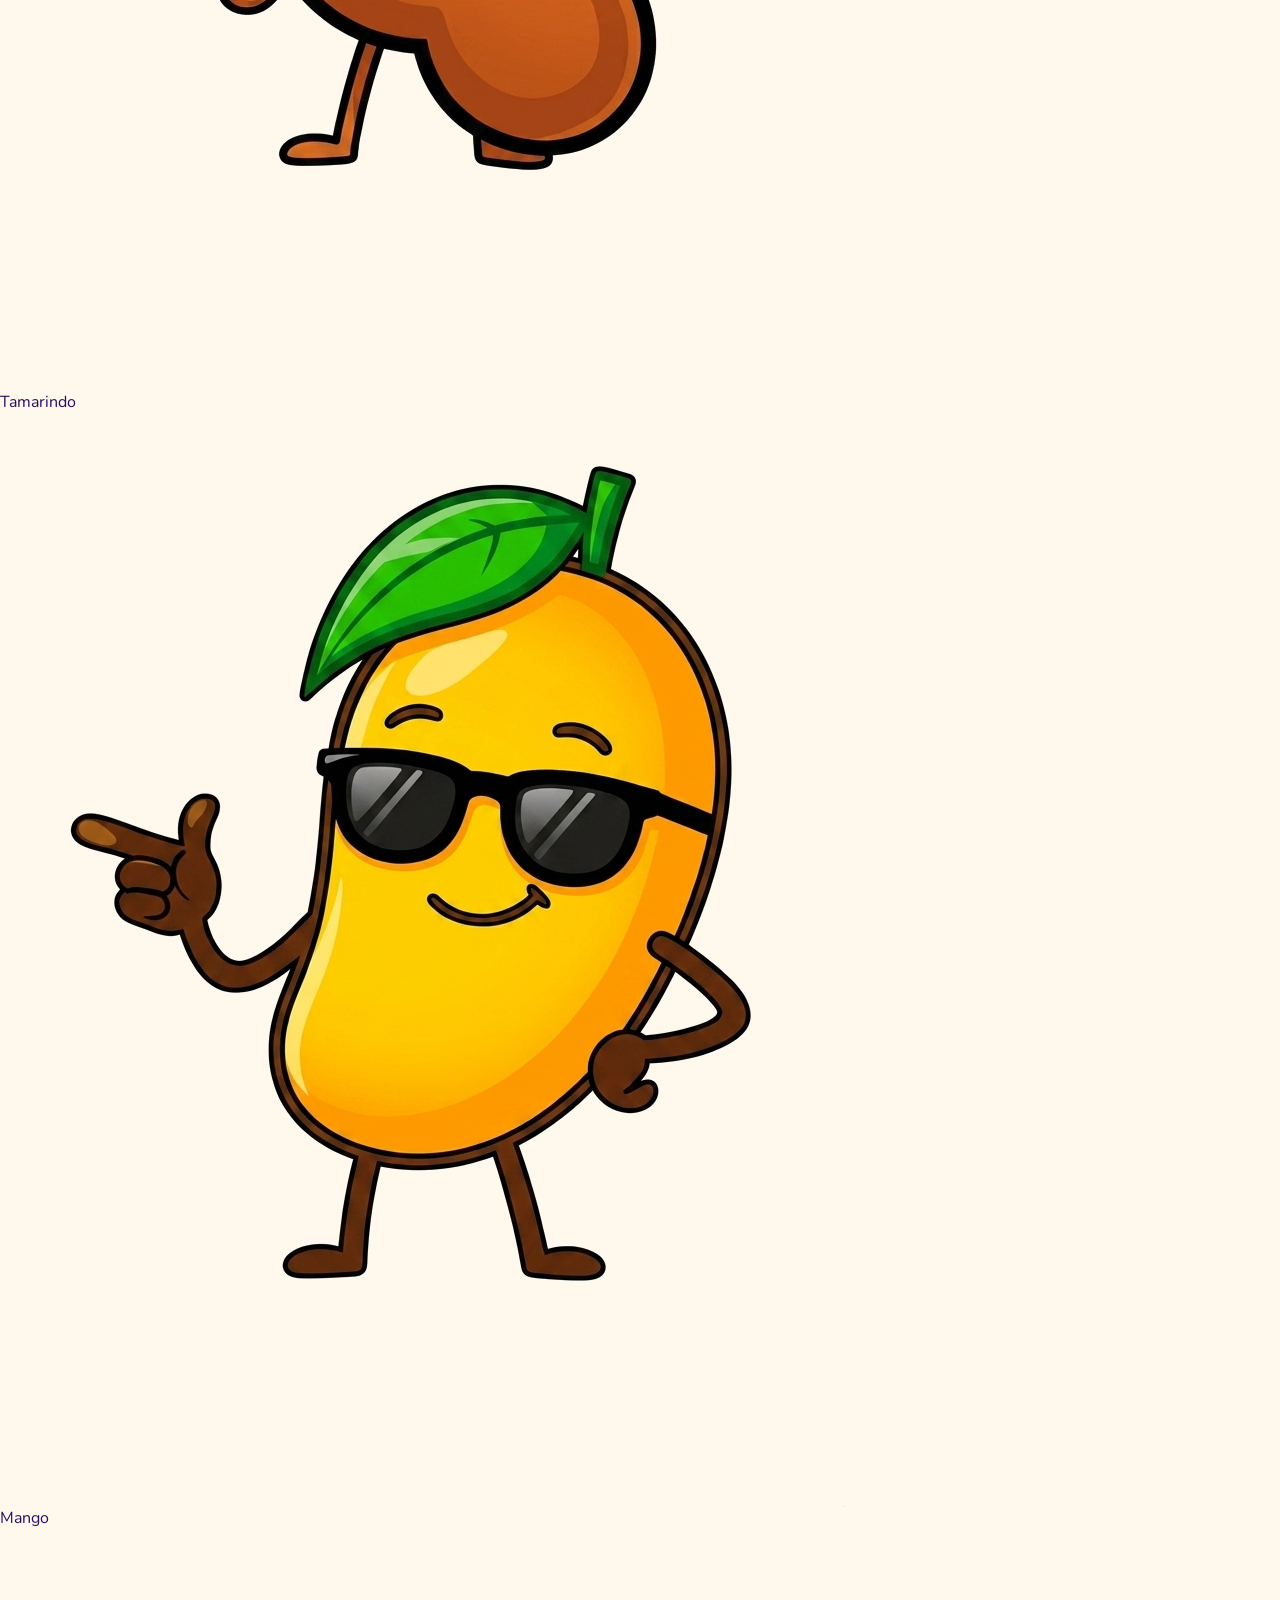
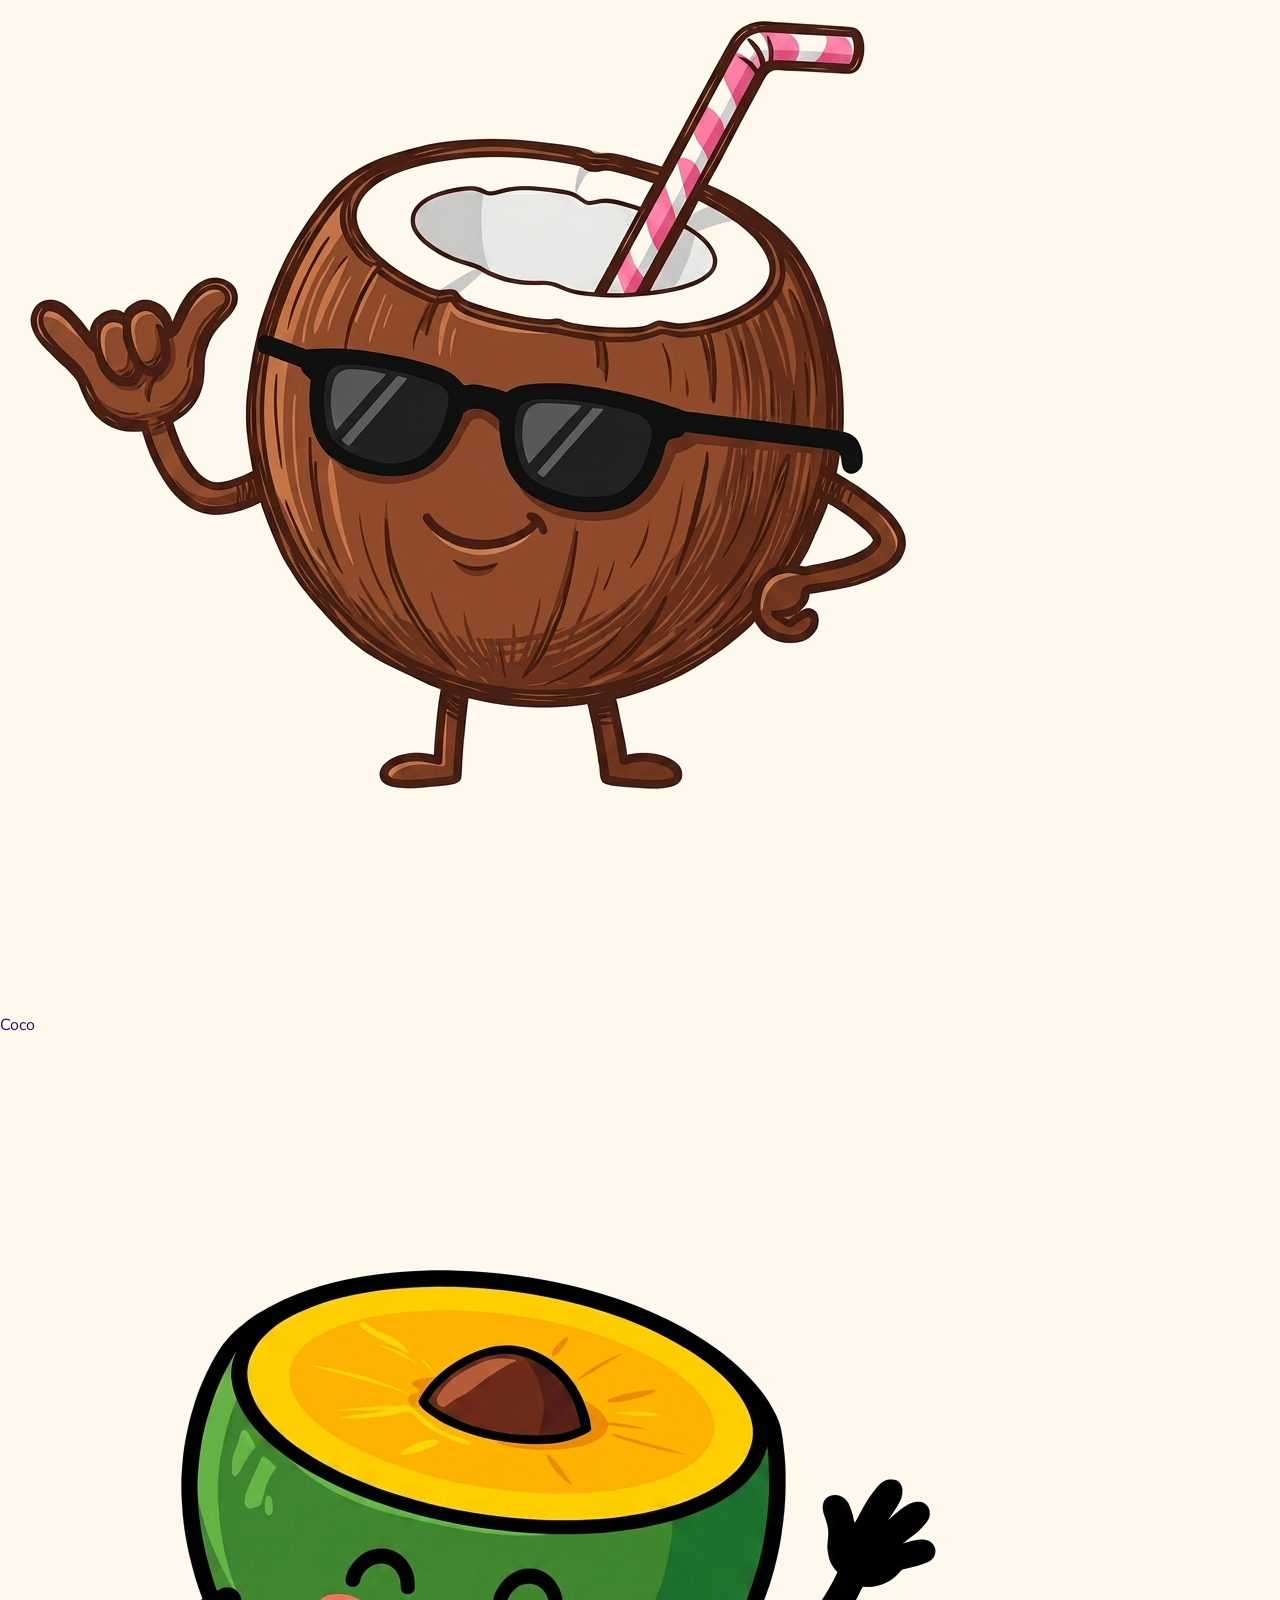
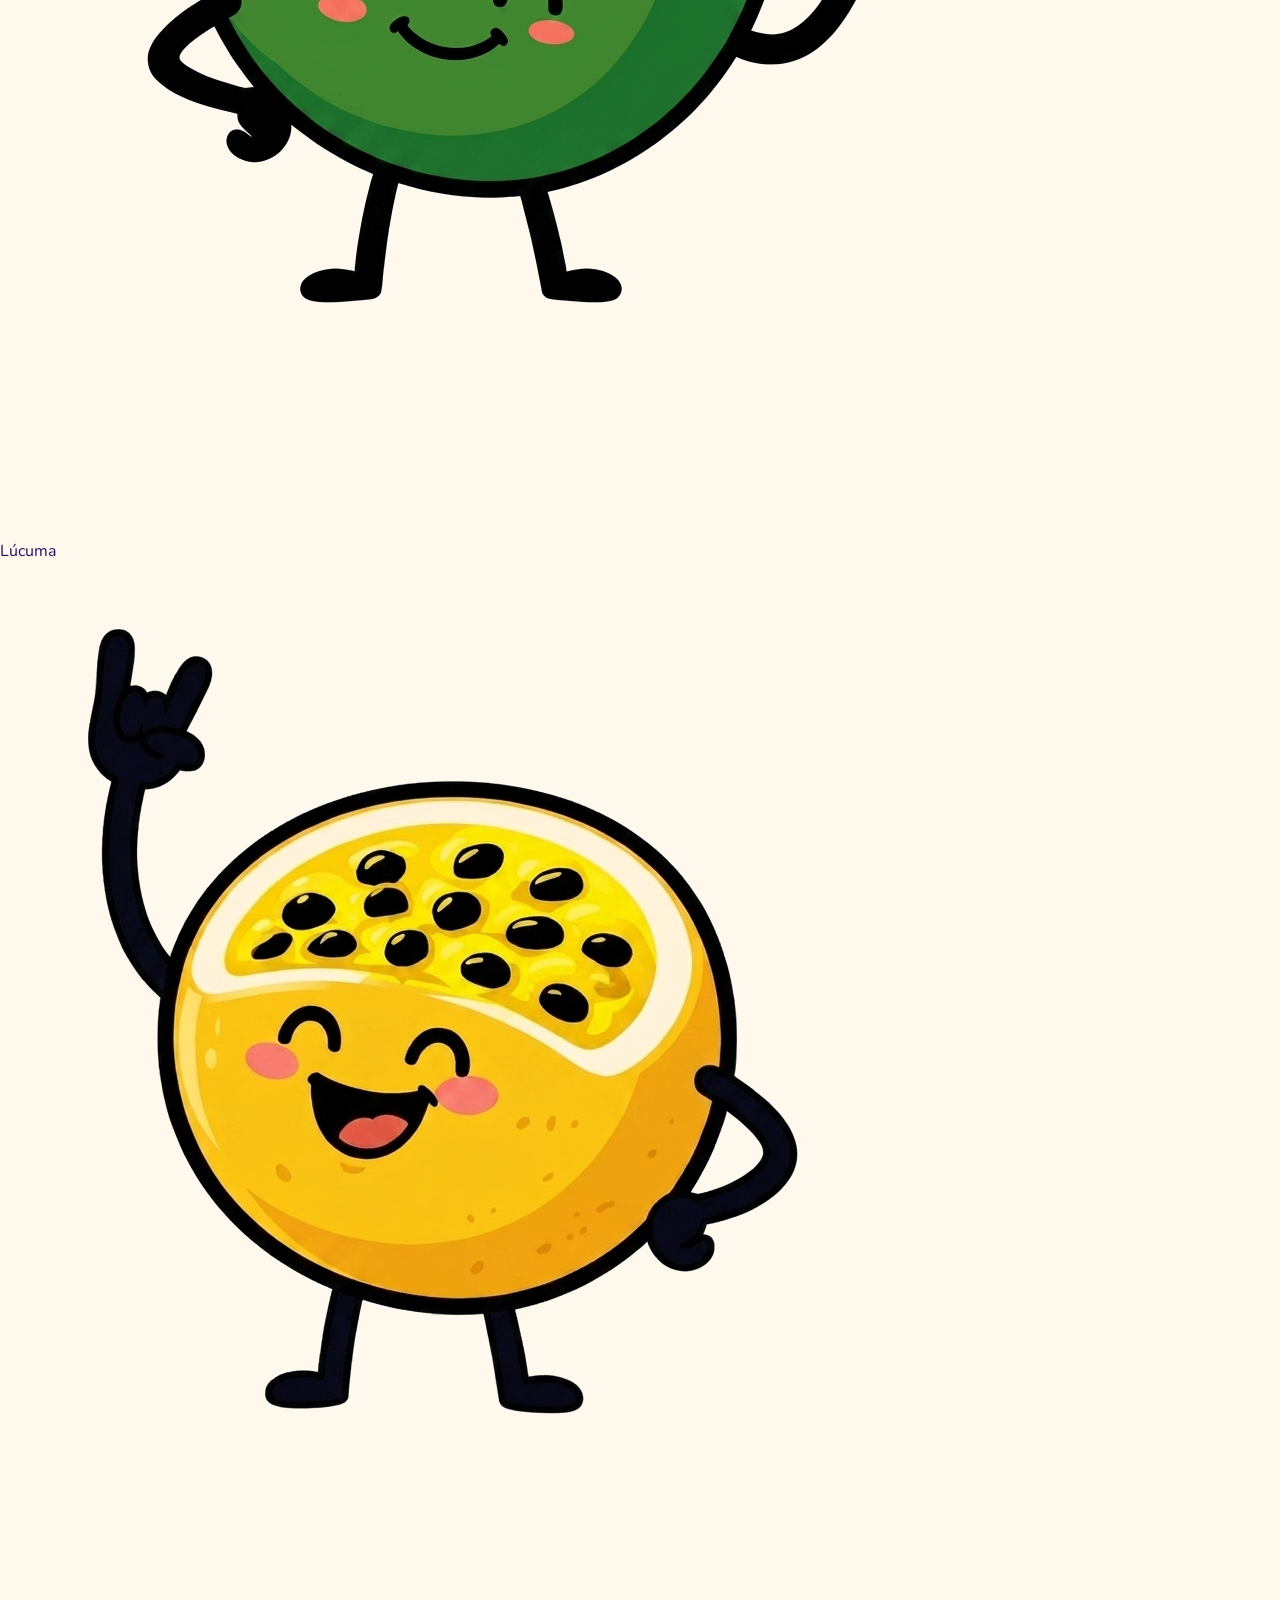
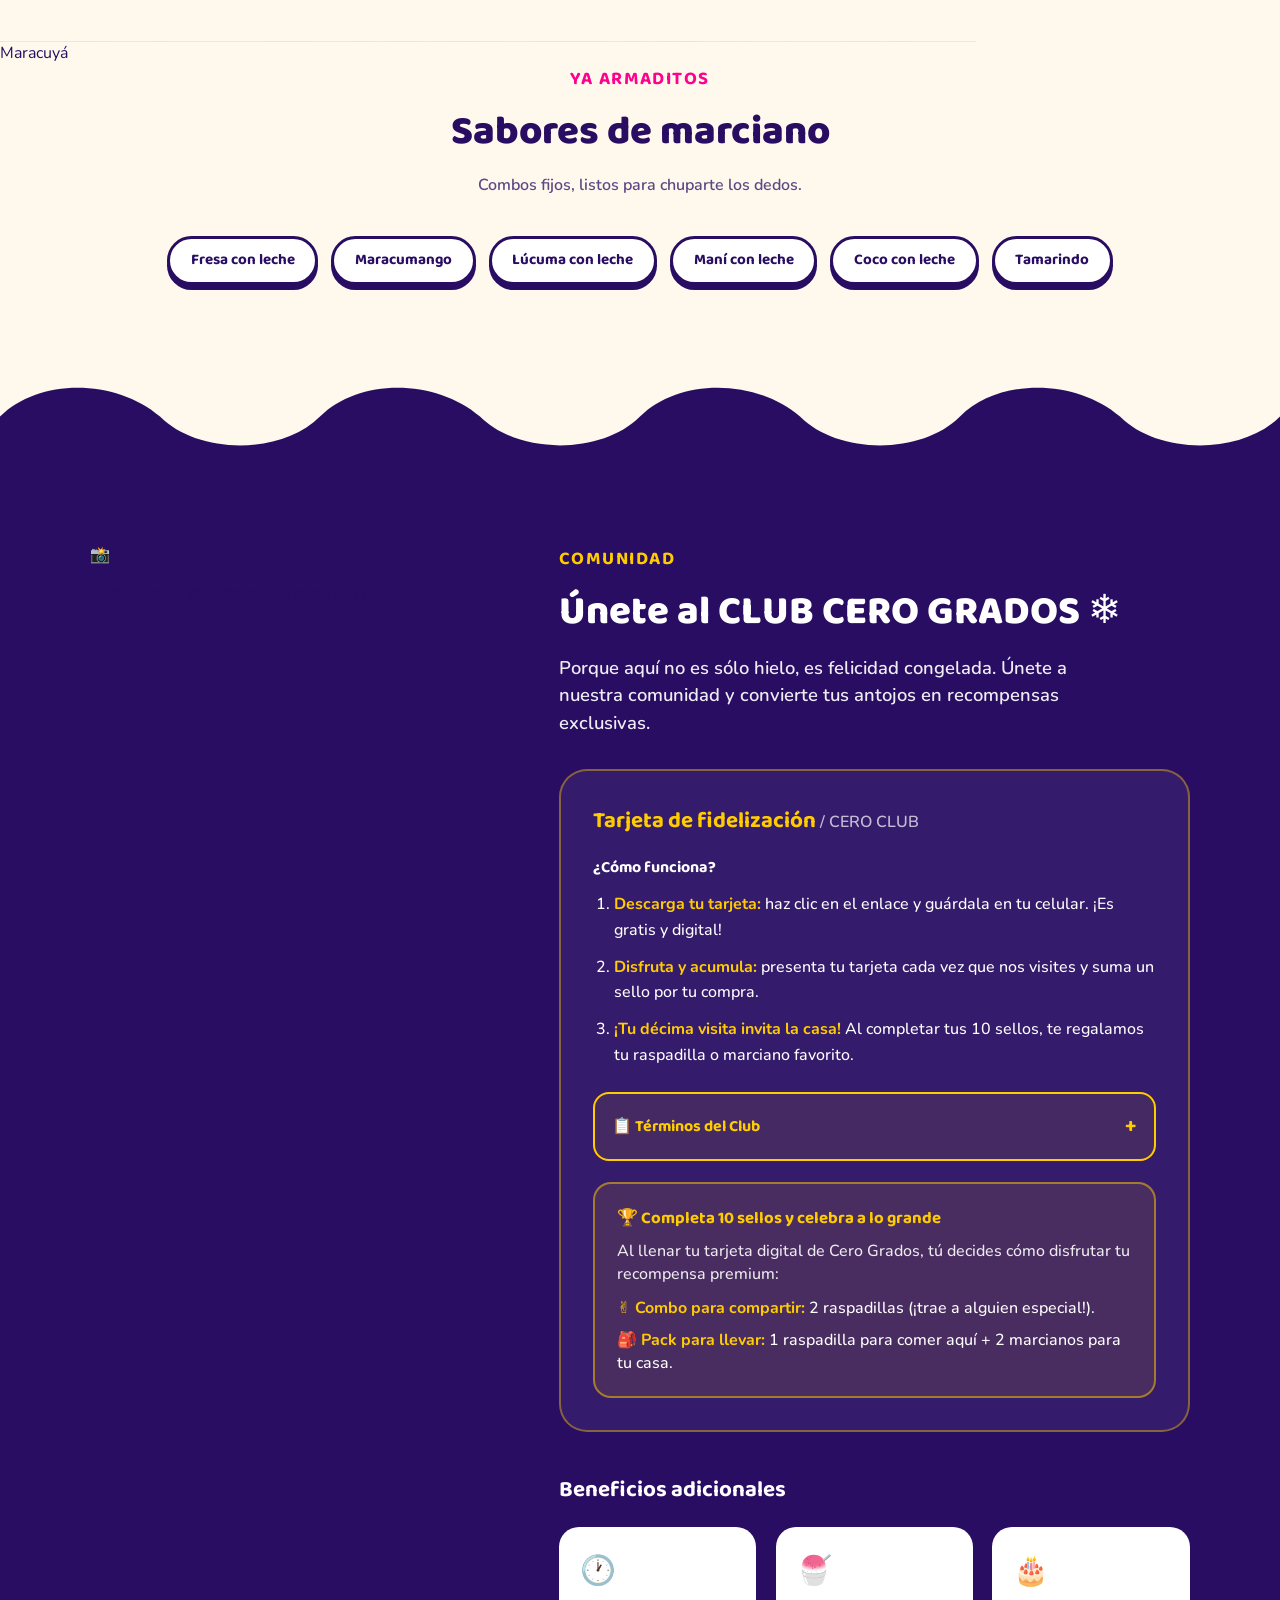
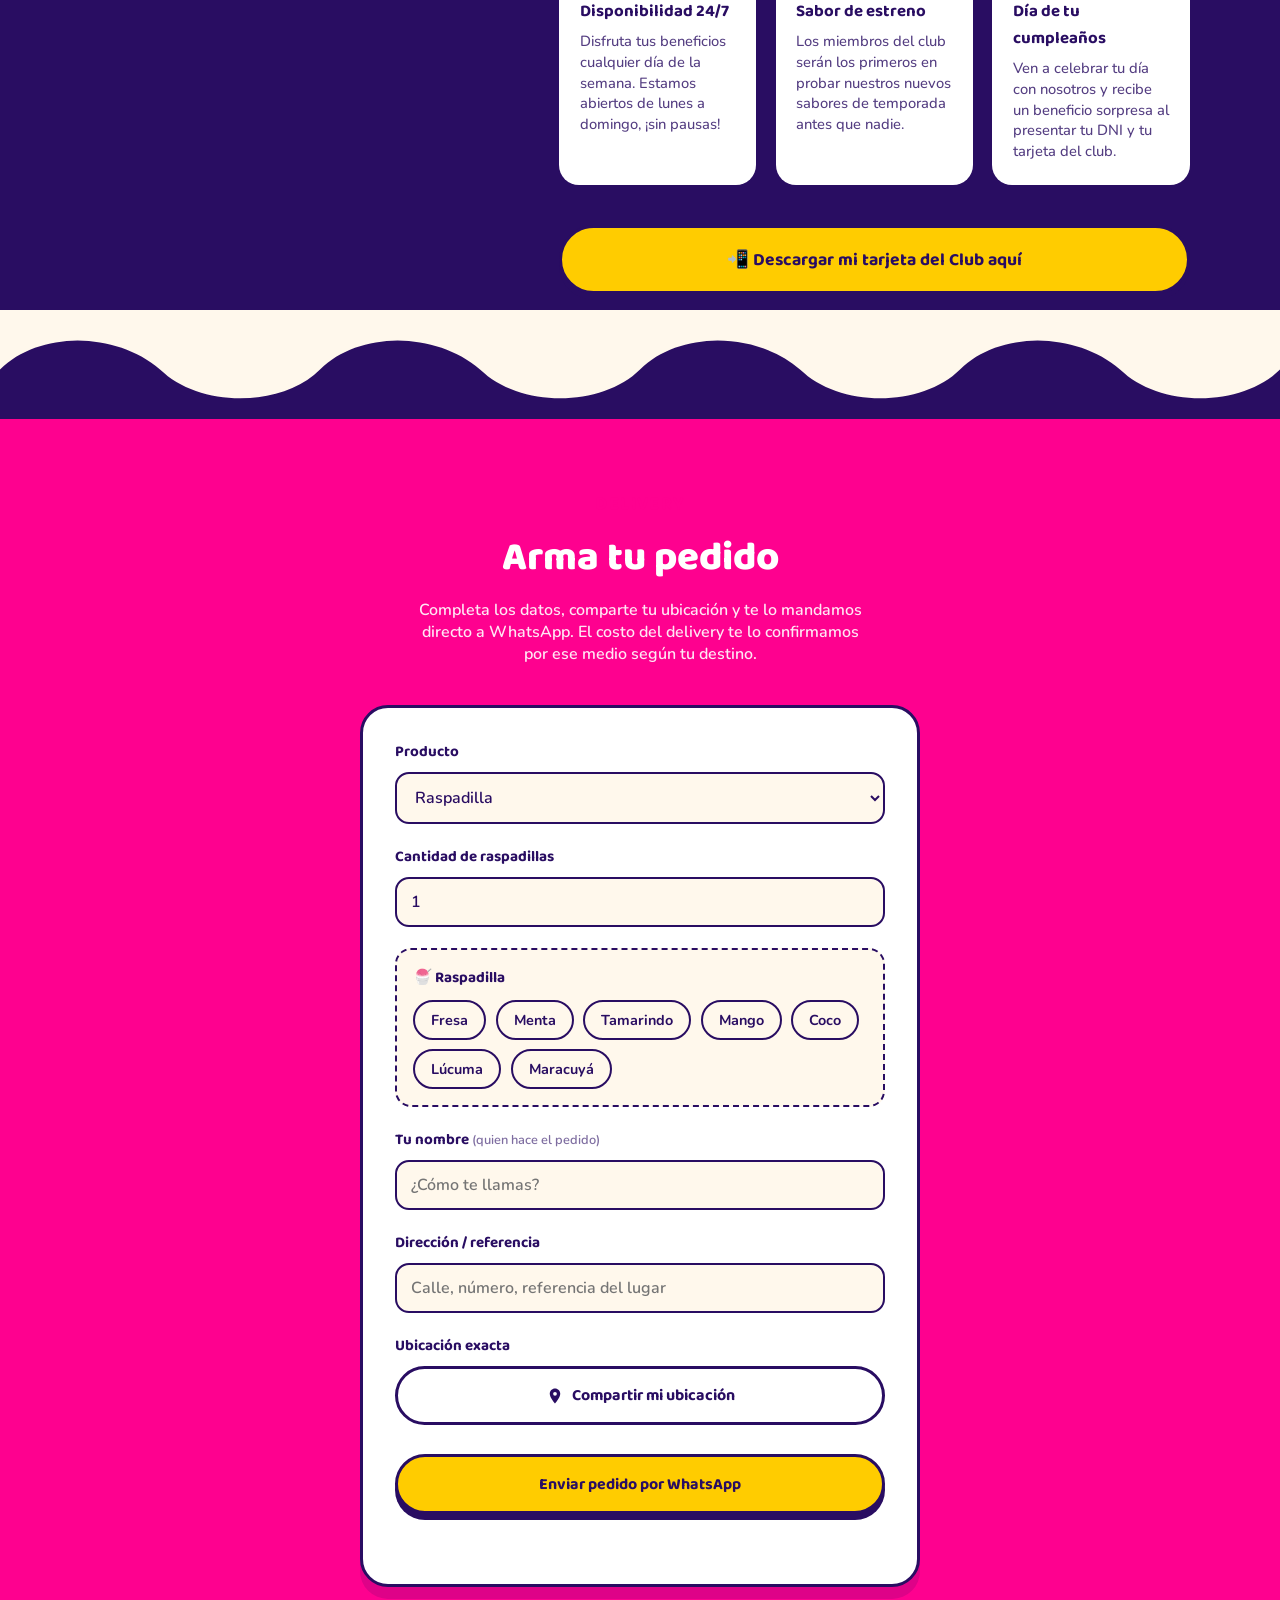
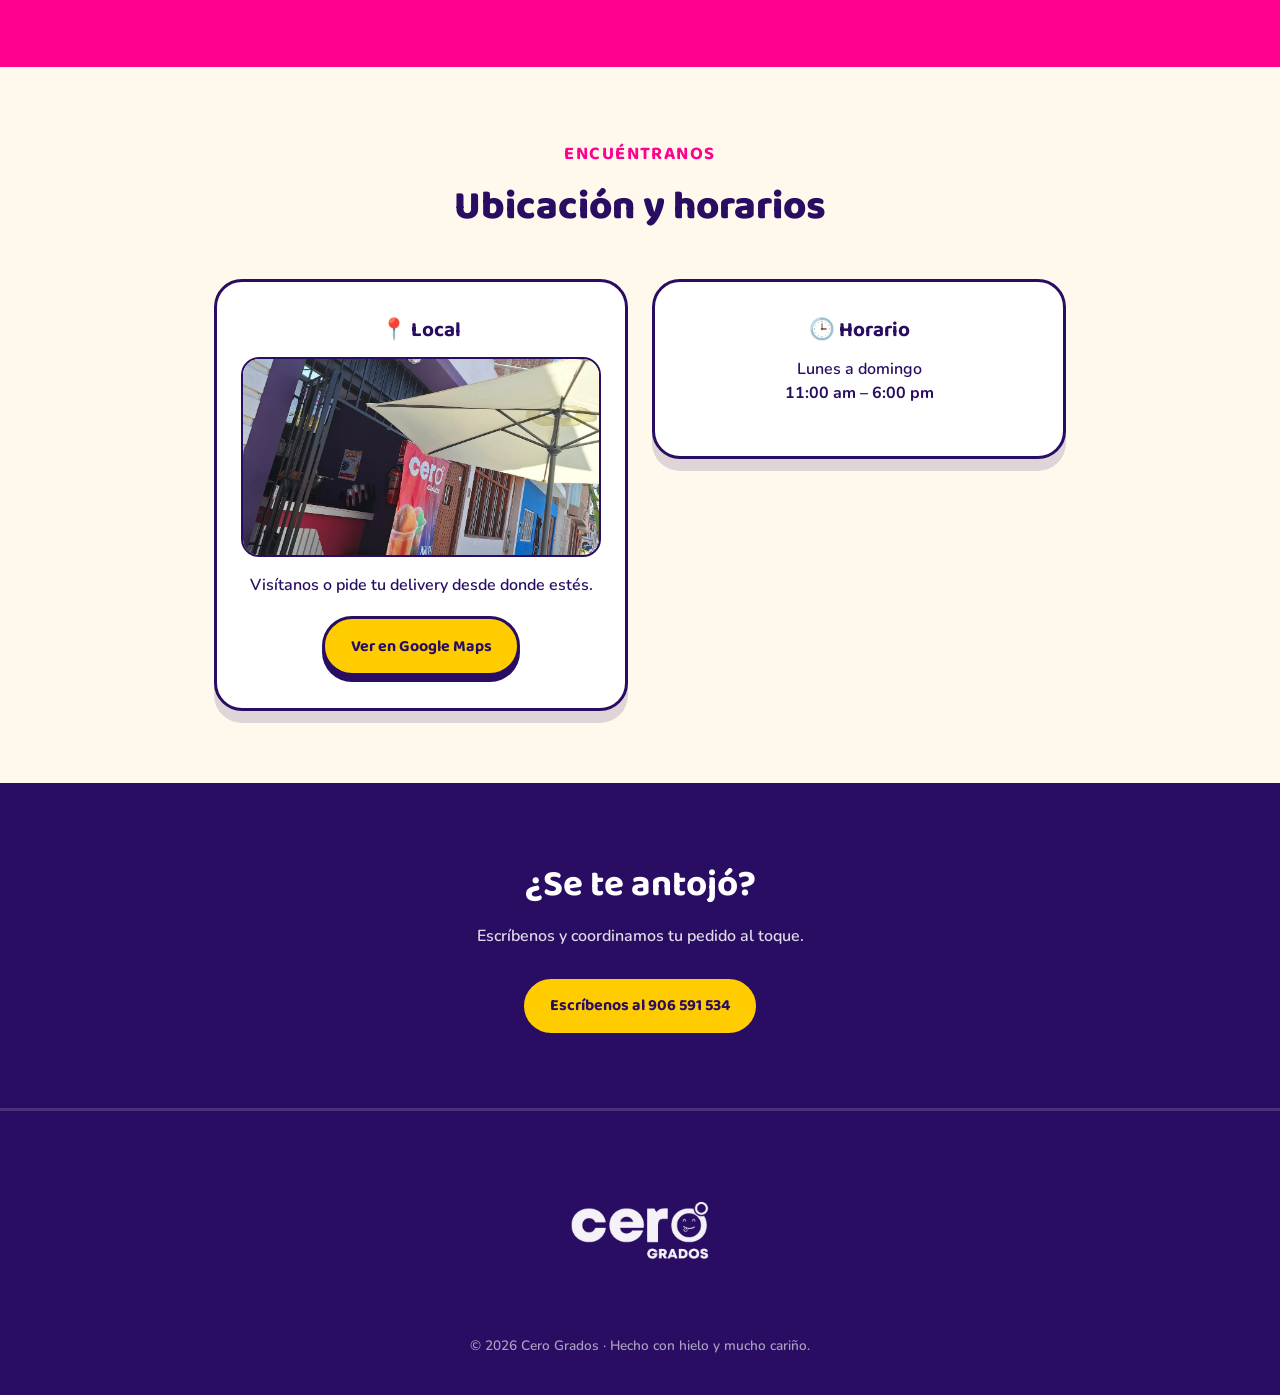
<file: index-45.html>
<!DOCTYPE html>
<html lang="es-PE">
<head>
<meta charset="UTF-8">
<meta name="viewport" content="width=device-width, initial-scale=1.0">
<title>CERO GRADOS · Raspadillas y marcianos de pura fruta</title>
<meta name="description" content="CERO GRADOS — Raspadillas y marcianos de pura fruta. No es sólo hielo, es felicidad congelada.">
<link rel="preconnect" href="https://fonts.googleapis.com">
<link rel="preconnect" href="https://fonts.gstatic.com" crossorigin>
<link href="https://fonts.googleapis.com/css2?family=Baloo+2:wght@500;700;800&family=Nunito:wght@400;600;700;800&display=swap" rel="stylesheet">
<link rel="stylesheet" href="style.css">
<link rel="icon" type="image/png" href="assets/isotipo.png">
</head>
<body>

<header class="nav">
  <a href="#top" class="nav-brand">
    <img src="assets/isotipo.png" alt="Cero Grados" class="nav-logo">
  </a>
  <div class="nav-mascots">
    <img src="assets/fresa_t.png" alt="">
    <img src="assets/tamarindo_t.png" alt="">
    <img src="assets/mango_t.png" alt="">
    <img src="assets/maracuya_t.png" alt="">
  </div>
  <nav class="nav-links">
    <a href="#sabores">Sabores</a>
    <a href="#club" class="nav-club">Cero Club / Beneficios</a>
    <a href="#ubicacion">Ubicación</a>
    <a href="#nosotros">Nosotros</a>
  </nav>
  <div class="nav-mascots">
    <img src="assets/coco_t.png" alt="">
    <img src="assets/menta_t.png" alt="">
    <img src="assets/lucuma_t.png" alt="">
  </div>
  <a href="#pedido" class="btn btn-nav">Pedir ahora</a>
</header>

<main id="top">

  <!-- HERO -->
  <section class="hero">
    <img src="assets/hero_side.jpg" alt="" class="hero-side-img" aria-hidden="true">
    <div class="hero-inner">
      <div class="hero-text">
        <p class="hero-slogan">No es sólo hielo,<br><span>es felicidad congelada.</span></p>
        <p class="hero-sub">Raspadillas y marcianos hechos con pura fruta. Sin atajos, sin jarabes raros — la fruta de verdad, congelada al toque.</p>
        <div class="hero-ctas">
          <a href="#pedido" class="btn btn-primary">
            <svg viewBox="0 0 24 24" width="20" height="20" fill="currentColor" aria-hidden="true"><path d="M17.5 14.4c-.3-.1-1.7-.9-2-1-.3-.1-.5-.1-.7.1-.2.3-.8 1-.9 1.2-.2.2-.3.2-.6.1-.3-.1-1.3-.5-2.4-1.5-.9-.8-1.5-1.8-1.7-2.1-.2-.3 0-.5.1-.6.1-.1.3-.3.4-.5.1-.1.2-.3.3-.4.1-.2 0-.4 0-.5-.1-.1-.7-1.6-.9-2.2-.2-.5-.5-.5-.7-.5h-.6c-.2 0-.5.1-.8.4-.3.3-1 1-1 2.4s1 2.8 1.2 3c.1.2 2 3 4.8 4.3.7.3 1.2.5 1.6.6.7.2 1.3.2 1.8.1.5-.1 1.7-.7 1.9-1.4.2-.7.2-1.2.2-1.4-.1-.1-.3-.2-.6-.3z"/><path d="M12 2C6.5 2 2 6.5 2 12c0 1.9.5 3.6 1.5 5.2L2 22l4.9-1.5C8.4 21.5 10.1 22 12 22c5.5 0 10-4.5 10-10S17.5 2 12 2zm0 18c-1.7 0-3.3-.5-4.6-1.3l-.3-.2-3.1.9.9-3-.2-.3C3.9 14.7 3.5 13.4 3.5 12 3.5 7.3 7.3 3.5 12 3.5S20.5 7.3 20.5 12 16.7 20 12 20z"/></svg>
            Hacer mi pedido
          </a>
          <a href="#sabores" class="btn btn-ghost">Ver sabores</a>
        </div>
      </div>
      <img src="assets/logo_blanco.png" alt="Cero Grados — helados de raspadilla" class="hero-logo">
    </div>
  </section>

  <div class="hero-wave-wrap" aria-hidden="true">
    <div class="hero-wave-backing"></div>
    <div class="drip-standalone flip hero-wave"></div>
  </div>

  <!-- PRODUCTOS -->
  <section id="productos" class="productos">
    <div class="producto-layout">
      <img src="assets/raspadilla_promo.jpg" alt="Raspadillas Cero Grados" class="producto-imagen">
      <div class="producto-cards">
        <p class="eyebrow">La carta</p>
        <h2 class="section-title">Dos formas de enfriarte</h2>
        <article class="producto-card card-raspadilla">
          <h3>Raspadilla</h3>
          <p>Hielo raspado fino, bañado en pulpa de fruta natural. Eliges hasta <strong>2 sabores</strong> de la lista de abajo. Clásica, refrescante, de toda la vida — pero con sabor de verdad.</p>
        </article>
        <article class="producto-card card-marciano">
          <h3>Marciano</h3>
          <p>El mismo hielo, en su versión de palito, en combos de sabor ya armados. Ideal para llevar, para compartir y para el calor que no perdona.</p>
        </article>
      </div>
    </div>
  </section>

  <!-- SABORES RASPADILLA -->
  <section id="sabores" class="sabores">
    <p class="eyebrow">Los personajes</p>
    <h2 class="section-title">Sabores de raspadilla</h2>
    <p class="section-sub">7 sabores de pura fruta. Elige hasta 2 para tu raspadilla.</p>

    <div class="sabor-grid">
      <div class="sabor-card">
        <img src="assets/fresa_t.png" alt="Fresa">
        <span>Fresa</span>
      </div>
      <div class="sabor-card">
        <img src="assets/menta_t.png" alt="Menta">
        <span>Menta</span>
      </div>
      <div class="sabor-card">
        <img src="assets/tamarindo_t.png" alt="Tamarindo">
        <span>Tamarindo</span>
      </div>
      <div class="sabor-card">
        <img src="assets/mango_t.png" alt="Mango">
        <span>Mango</span>
      </div>
      <div class="sabor-card">
        <img src="assets/coco_t.png" alt="Coco">
        <span>Coco</span>
      </div>
      <div class="sabor-card">
        <img src="assets/lucuma_t.png" alt="Lúcuma">
        <span>Lúcuma</span>
      </div>
      <div class="sabor-card">
        <img src="assets/maracuya_t.png" alt="Maracuyá">
        <span>Maracuyá</span>
      </div>
    </div>
  </section>

  <!-- SABORES MARCIANO -->
  <section class="marcianos">
    <p class="eyebrow">Ya armaditos</p>
    <h2 class="section-title">Sabores de marciano</h2>
    <p class="section-sub">Combos fijos, listos para chuparte los dedos.</p>
    <ul class="marciano-list">
      <li>Fresa con leche</li>
      <li>Maracumango</li>
      <li>Lúcuma con leche</li>
      <li>Maní con leche</li>
      <li>Coco con leche</li>
      <li>Tamarindo</li>
    </ul>
  </section>

  <div class="drip-standalone flip" aria-hidden="true"></div>

  <!-- CERO CLUB -->
  <section id="club" class="club">
    <div class="club-inner">
      <div class="club-media">
        <div class="club-img-placeholder">
          <span>📸</span>
          <p>Espacio reservado para tu imagen del Club</p>
        </div>
      </div>

      <div class="club-content">
        <p class="eyebrow light">Comunidad</p>
        <h2 class="section-title light">Únete al CLUB CERO GRADOS ❄️</h2>
        <p class="club-intro">Porque aquí no es sólo hielo, es felicidad congelada. Únete a nuestra comunidad y convierte tus antojos en recompensas exclusivas.</p>

        <div class="club-card">
          <h3>Tarjeta de fidelización <span>/ CERO CLUB</span></h3>
          <p class="club-subhead">¿Cómo funciona?</p>
          <ol class="club-steps">
            <li><strong>Descarga tu tarjeta:</strong> haz clic en el enlace y guárdala en tu celular. ¡Es gratis y digital!</li>
            <li><strong>Disfruta y acumula:</strong> presenta tu tarjeta cada vez que nos visites y suma un sello por tu compra.</li>
            <li><strong>¡Tu décima visita invita la casa!</strong> Al completar tus 10 sellos, te regalamos tu raspadilla o marciano favorito.</li>
          </ol>

          <details class="club-terms">
            <summary>📋 Términos del Club</summary>
            <p>Se otorgará 1 sello por cada S/ 5.00 de compra (o por cada raspadilla comprada). Válido para consumos en el local y para llevar.</p>
          </details>

          <div class="club-reward">
            <h4>🏆 Completa 10 sellos y celebra a lo grande</h4>
            <p>Al llenar tu tarjeta digital de Cero Grados, tú decides cómo disfrutar tu recompensa premium:</p>
            <ul>
              <li><strong>✌️ Combo para compartir:</strong> 2 raspadillas (¡trae a alguien especial!).</li>
              <li><strong>🎒 Pack para llevar:</strong> 1 raspadilla para comer aquí + 2 marcianos para tu casa.</li>
            </ul>
          </div>
        </div>

        <h3 class="club-benefits-title">Beneficios adicionales</h3>
        <div class="club-benefits">
          <div class="benefit-card">
            <span class="benefit-icon">🕐</span>
            <h4>Disponibilidad 24/7</h4>
            <p>Disfruta tus beneficios cualquier día de la semana. Estamos abiertos de lunes a domingo, ¡sin pausas!</p>
          </div>
          <div class="benefit-card">
            <span class="benefit-icon">🍧</span>
            <h4>Sabor de estreno</h4>
            <p>Los miembros del club serán los primeros en probar nuestros nuevos sabores de temporada antes que nadie.</p>
          </div>
          <div class="benefit-card">
            <span class="benefit-icon">🎂</span>
            <h4>Día de tu cumpleaños</h4>
            <p>Ven a celebrar tu día con nosotros y recibe un beneficio sorpresa al presentar tu DNI y tu tarjeta del club.</p>
          </div>
        </div>

        <a href="https://enriqueromerocerna.github.io/CEROCLUB/" target="_blank" rel="noopener" class="btn btn-primary btn-block club-cta">📲 Descargar mi tarjeta del Club aquí</a>
      </div>
    </div>
  </section>

  <div class="drip-standalone flip" aria-hidden="true"></div>

  <!-- PEDIDO / DELIVERY -->
  <section id="pedido" class="pedido">
    <p class="eyebrow">Delivery</p>
    <h2 class="section-title light">Arma tu pedido</h2>
    <p class="section-sub light">Completa los datos, comparte tu ubicación y te lo mandamos directo a WhatsApp. El costo del delivery te lo confirmamos por ese medio según tu destino.</p>

    <form id="orderForm" class="order-form" novalidate>

      <div class="field">
        <label for="tipo">Producto</label>
        <select id="tipo" name="tipo">
          <option value="Raspadilla">Raspadilla</option>
          <option value="Marciano">Marciano</option>
          <option value="Ambos">Ambos</option>
        </select>
      </div>

      <div class="field-row" id="grupoCantidades">
        <div class="field" id="fieldCantidadRaspadilla">
          <label for="cantidadRaspadilla">Cantidad de raspadillas</label>
          <input type="number" id="cantidadRaspadilla" min="1" value="1">
        </div>
        <div class="field" id="fieldCantidadMarciano" hidden>
          <label for="cantidadMarciano">Cantidad de marcianos</label>
          <input type="number" id="cantidadMarciano" min="1" value="1">
        </div>
      </div>

      <div id="bloquesRaspadilla" class="unit-blocks"></div>
      <div id="bloquesMarciano" class="unit-blocks"></div>

      <div class="field">
        <label for="nombre">Tu nombre <span class="hint">(quien hace el pedido)</span></label>
        <input type="text" id="nombre" placeholder="¿Cómo te llamas?">
      </div>

      <div class="field">
        <label for="referencia">Dirección / referencia</label>
        <input type="text" id="referencia" placeholder="Calle, número, referencia del lugar">
      </div>

      <div class="field">
        <label>Ubicación exacta</label>
        <button type="button" id="btnUbicacion" class="btn btn-outline btn-block">
          <svg viewBox="0 0 24 24" width="18" height="18" fill="currentColor" aria-hidden="true"><path d="M12 2C8.1 2 5 5.1 5 9c0 5.2 7 13 7 13s7-7.8 7-13c0-3.9-3.1-7-7-7zm0 9.5A2.5 2.5 0 1 1 12 6.5a2.5 2.5 0 0 1 0 5z"/></svg>
          Compartir mi ubicación
        </button>
        <p id="ubicacionStatus" class="hint"></p>
      </div>

      <button type="submit" id="btnEnviar" class="btn btn-primary btn-block">Enviar pedido por WhatsApp</button>
      <p id="formError" class="form-error" role="alert"></p>
    </form>
  </section>

  <!-- UBICACIÓN Y HORARIOS -->
  <section id="ubicacion" class="ubicacion">
    <p class="eyebrow">Encuéntranos</p>
    <h2 class="section-title">Ubicación y horarios</h2>

    <div class="ubicacion-grid">
      <div class="info-card">
        <h3>📍 Local</h3>
        <img src="assets/local.jpg" alt="Fachada del local Cero Grados" class="local-photo">
        <p>Visítanos o pide tu delivery desde donde estés.</p>
        <a href="https://maps.app.goo.gl/4QSLEFNCwFCXA7MKA" target="_blank" rel="noopener" class="btn btn-primary">Ver en Google Maps</a>
      </div>
      <div class="info-card">
        <h3>🕒 Horario</h3>
        <p>Lunes a domingo<br><strong>11:00 am – 6:00 pm</strong></p>
      </div>
    </div>
  </section>

  <!-- CTA FINAL -->
  <section id="nosotros" class="cta-final">
    <div class="cta-final-inner">
      <h2>¿Se te antojó?</h2>
      <p>Escríbenos y coordinamos tu pedido al toque.</p>
      <a href="https://wa.me/51906591534?text=Hola%20Cero%20Grados%2C%20quiero%20hacer%20un%20pedido%20%E2%9D%84%EF%B8%8F" class="btn btn-primary" target="_blank" rel="noopener">
        Escríbenos al 906 591 534
      </a>
    </div>
  </section>

</main>

<footer class="footer">
  <img src="assets/logo_blanco.png" alt="Cero Grados" class="footer-logo">
  <p>© <span id="year"></span> Cero Grados · Hecho con hielo y mucho cariño.</p>
</footer>

<script src="script.js"></script>
</body>
</html>
</file>
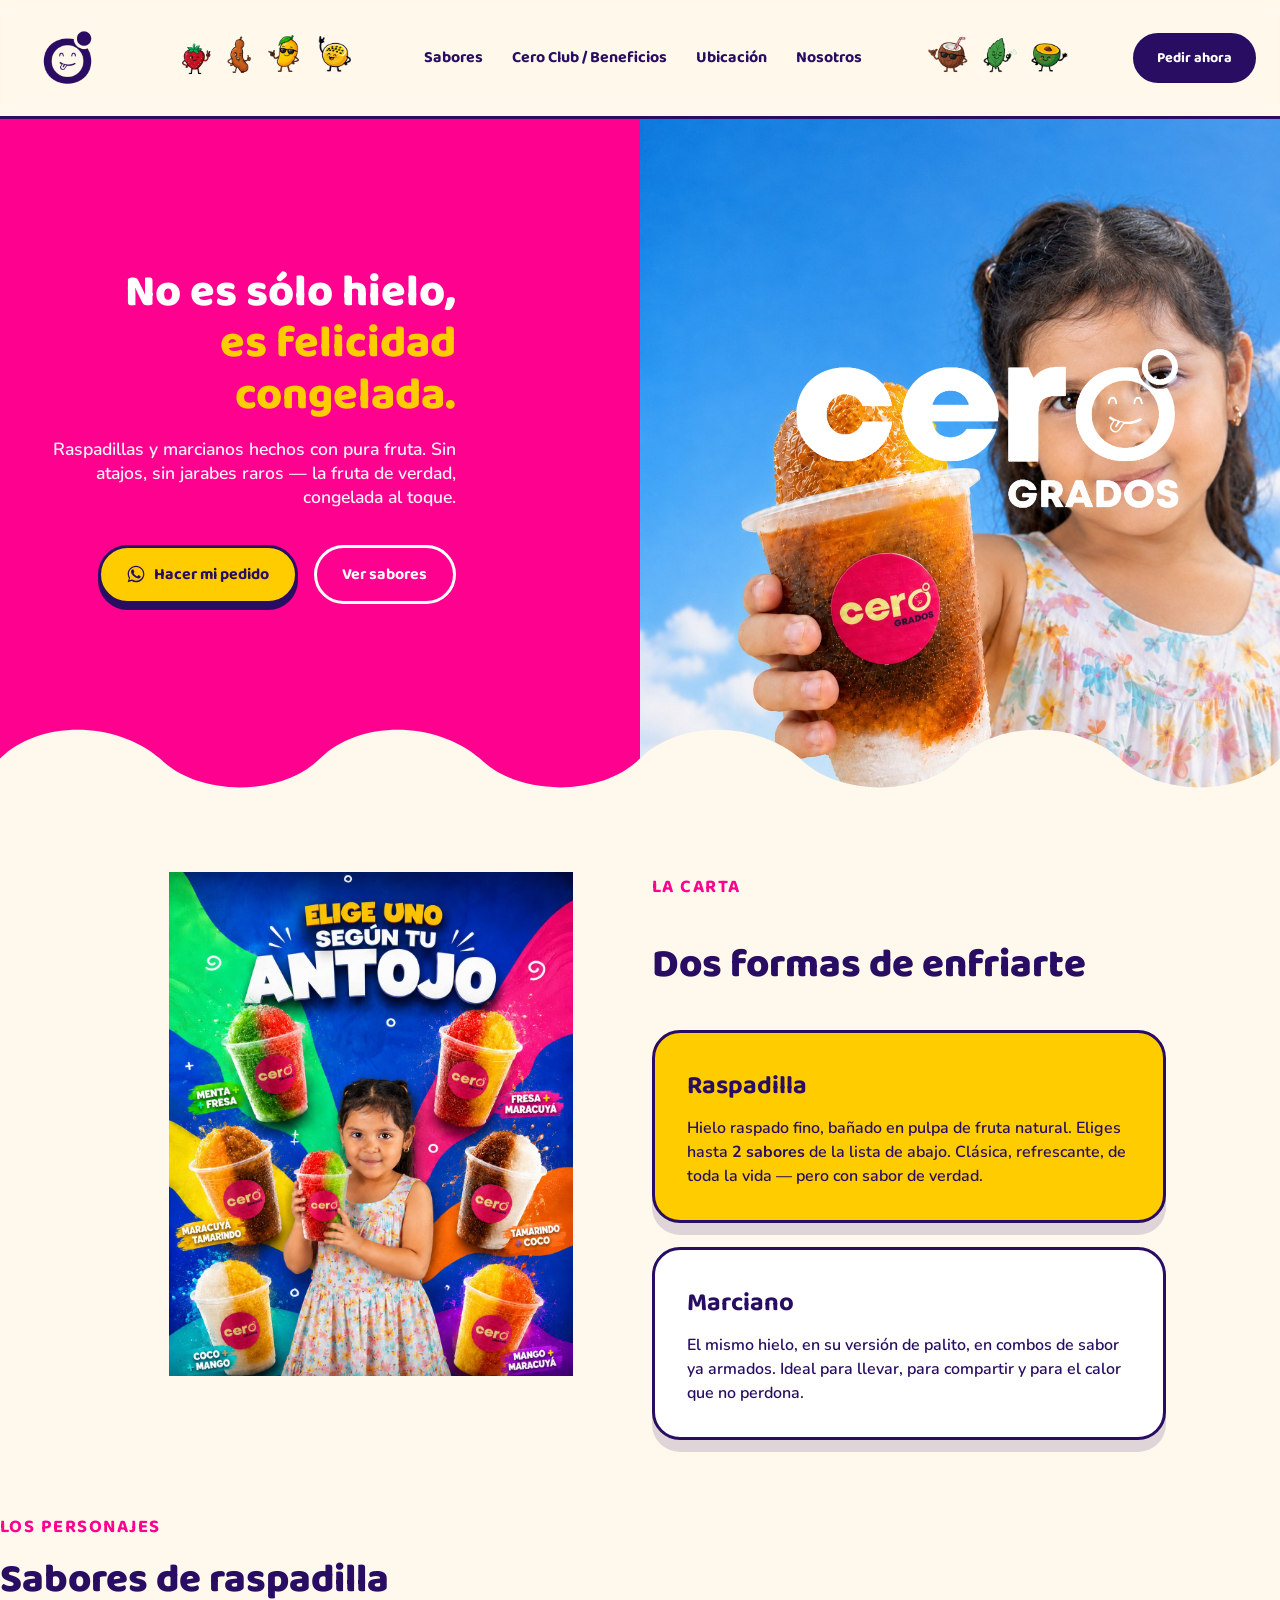
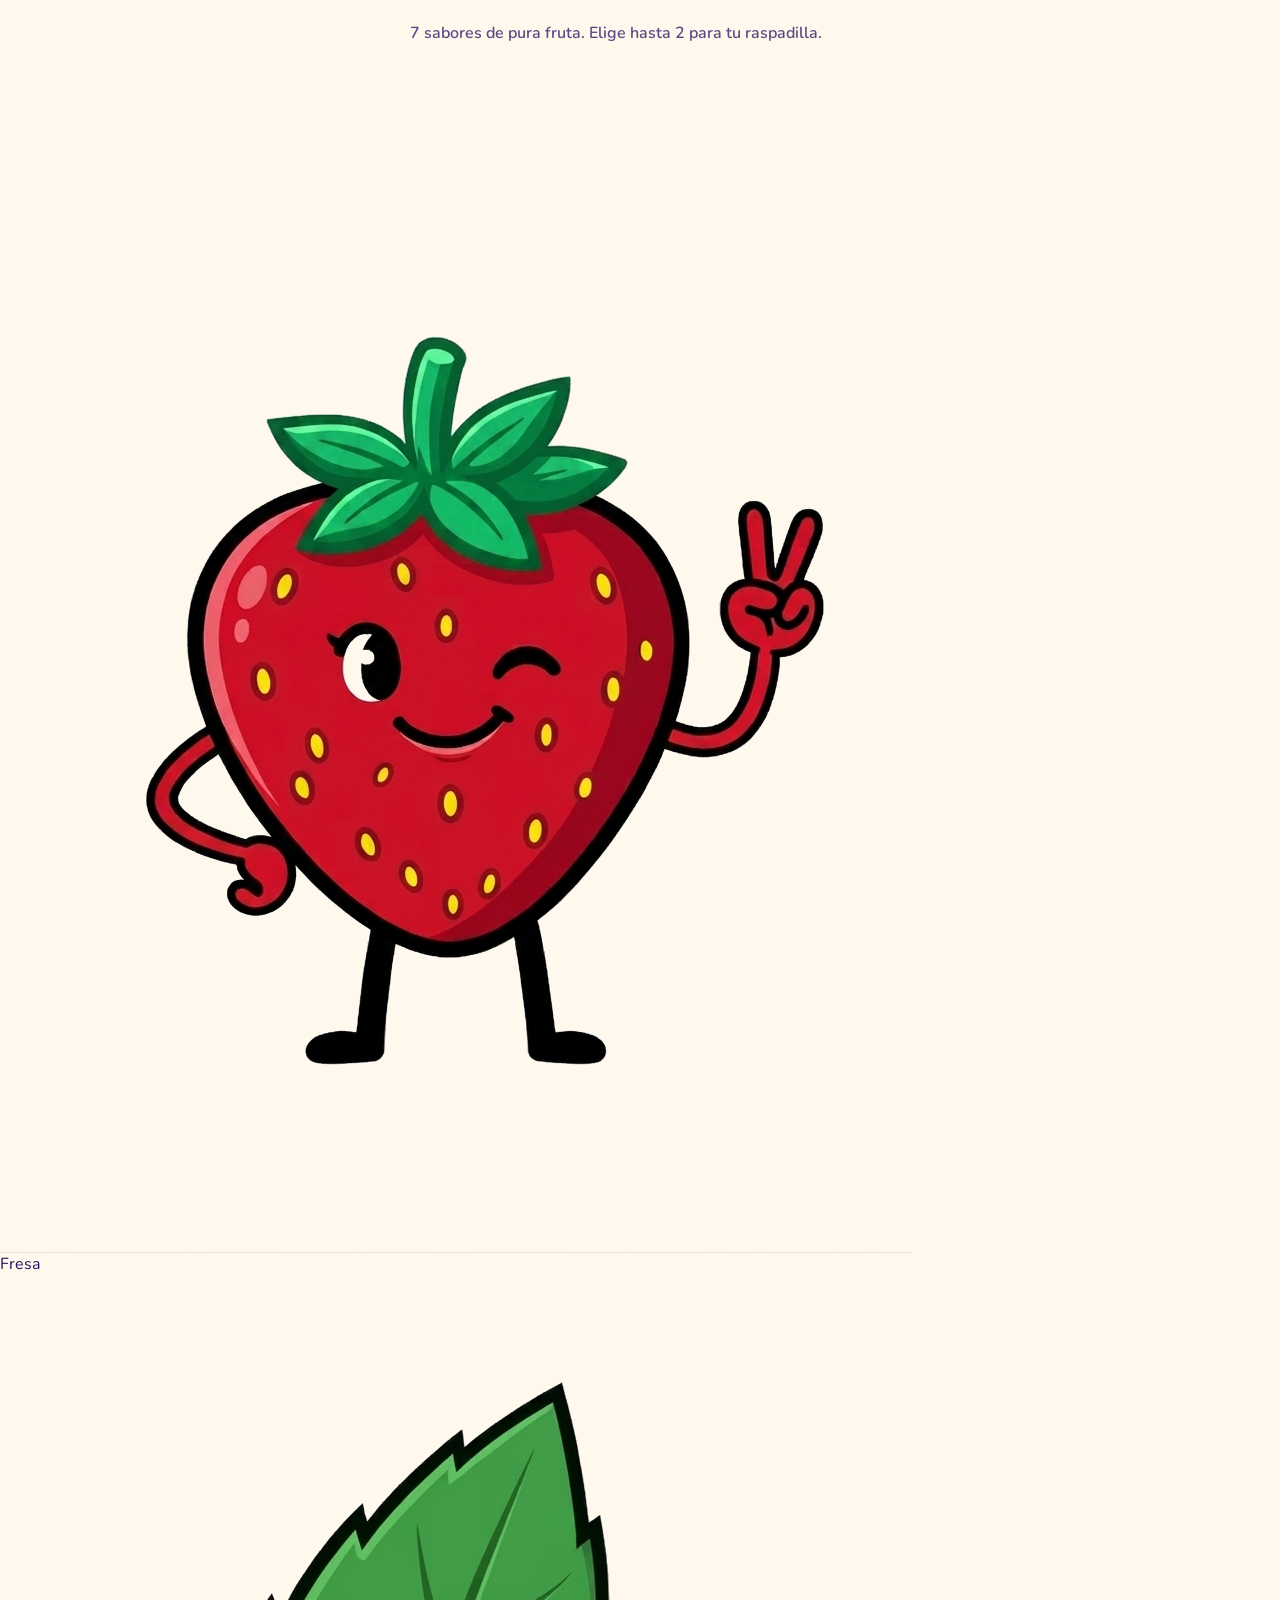
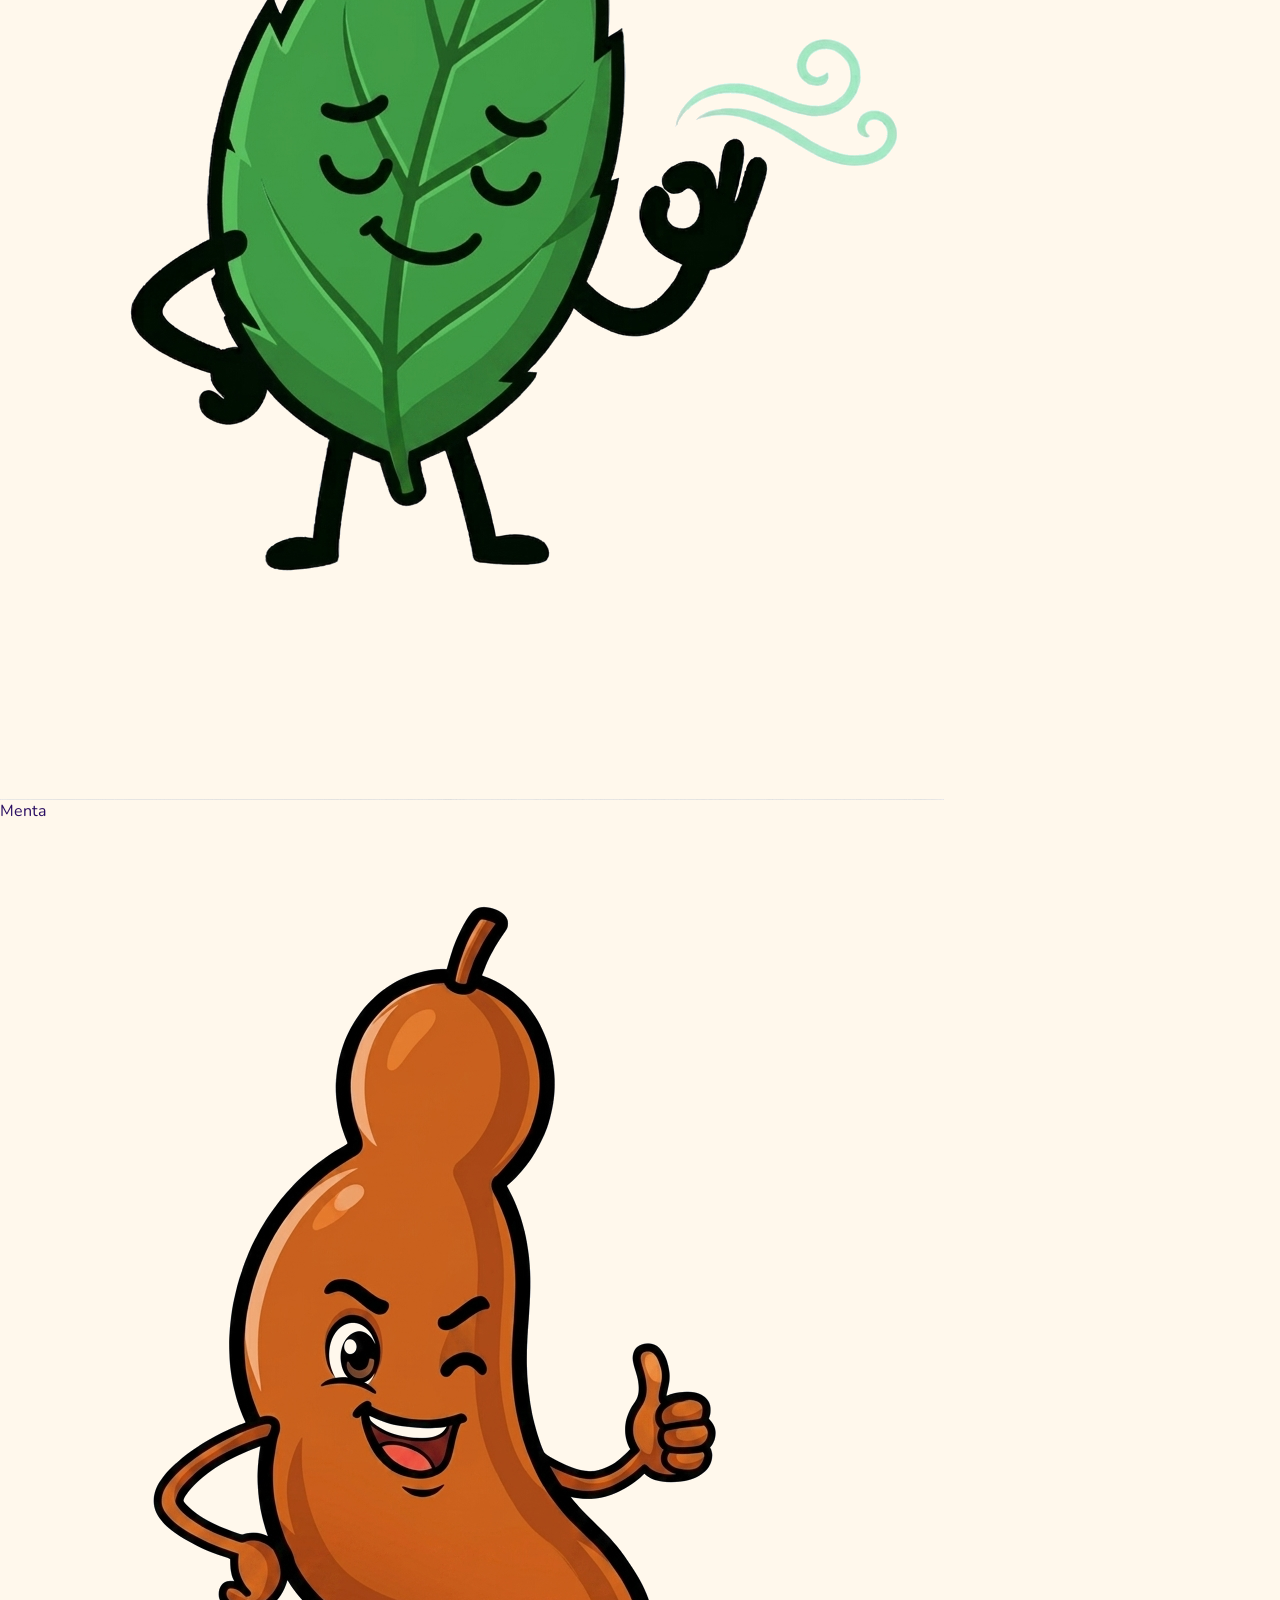
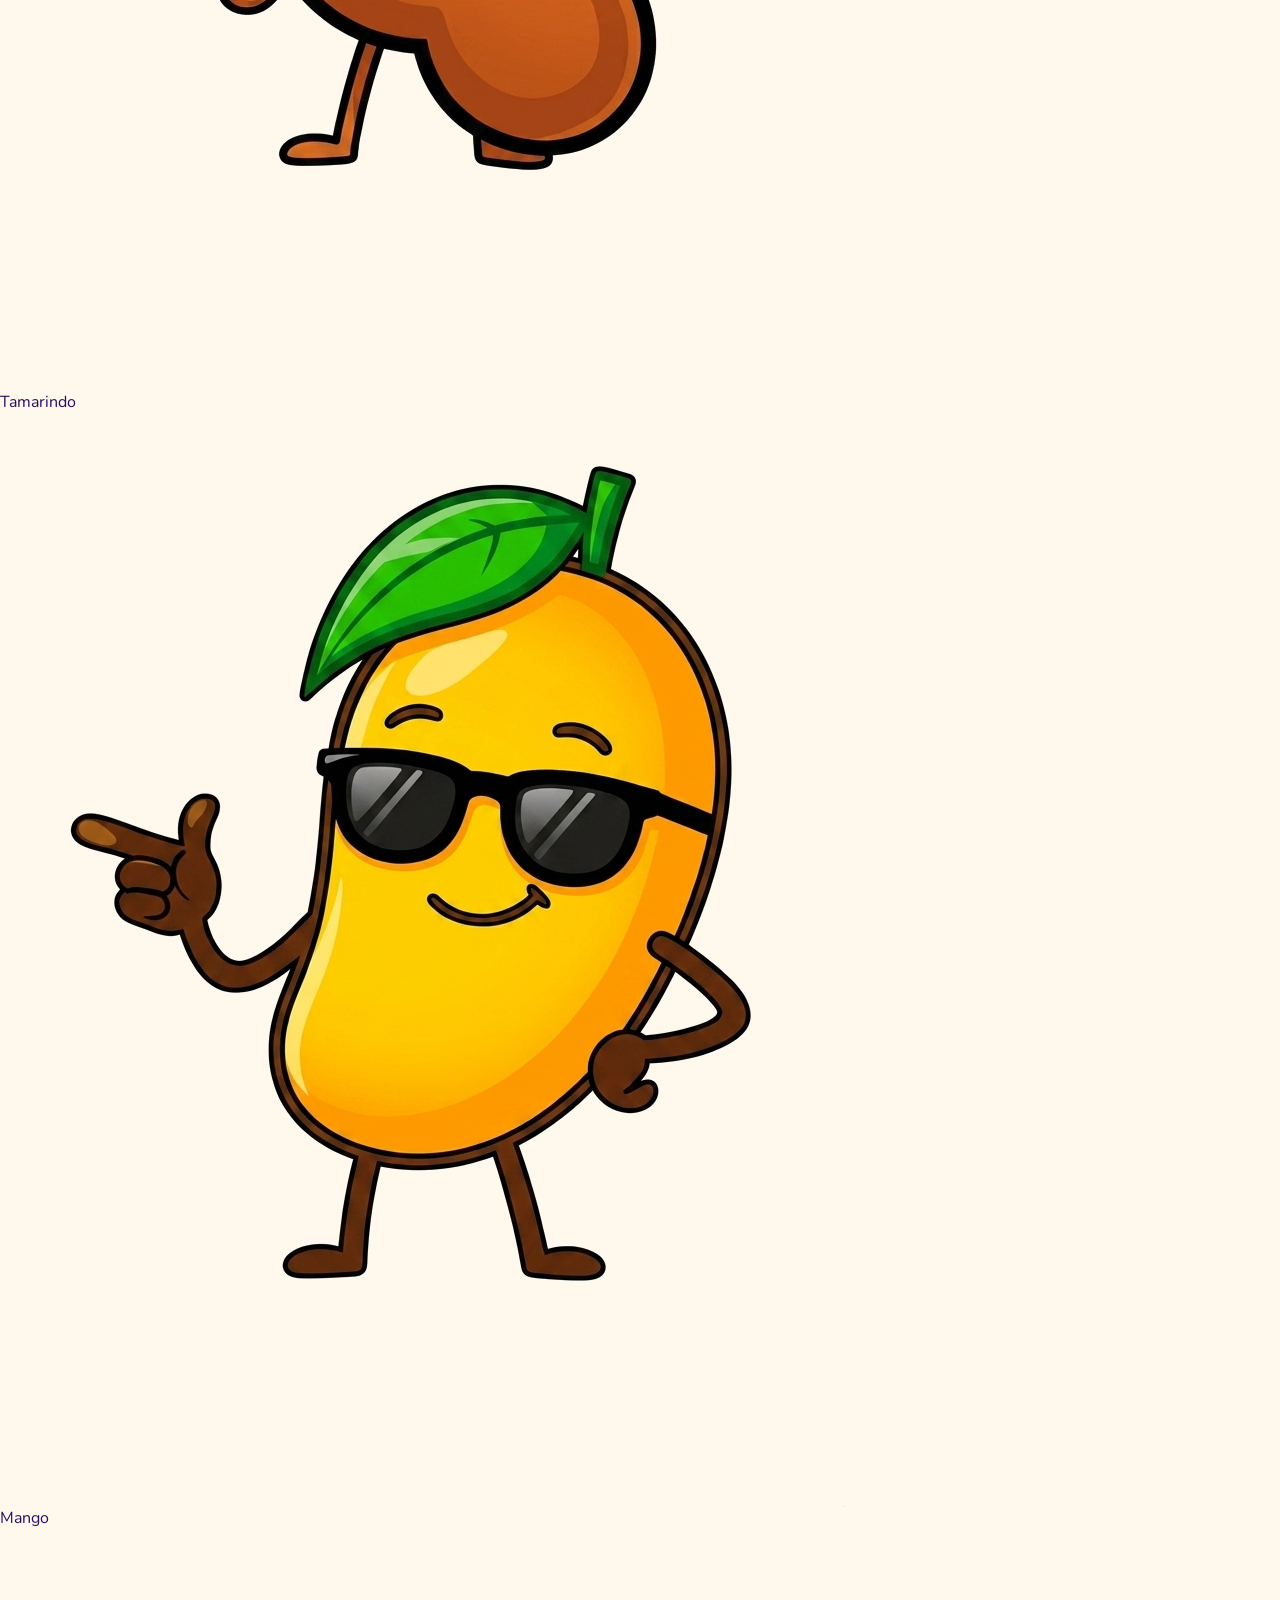
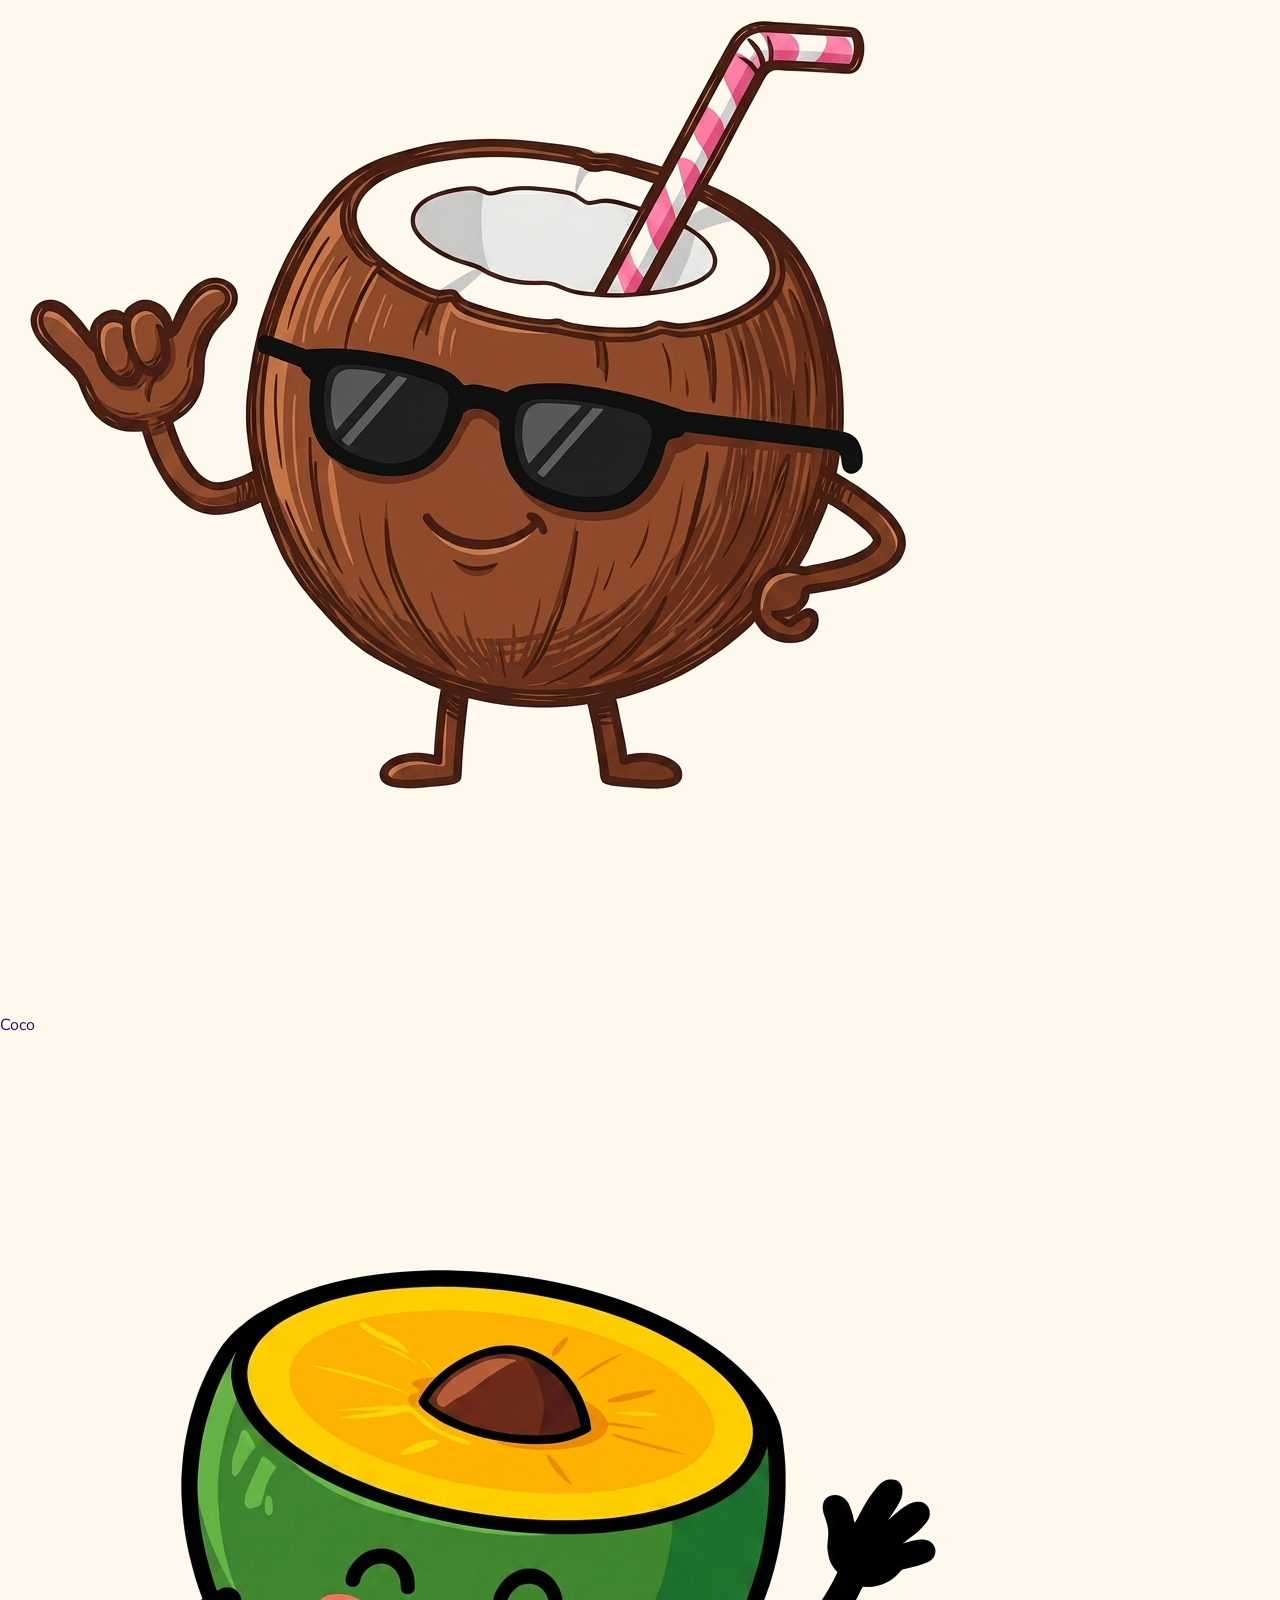
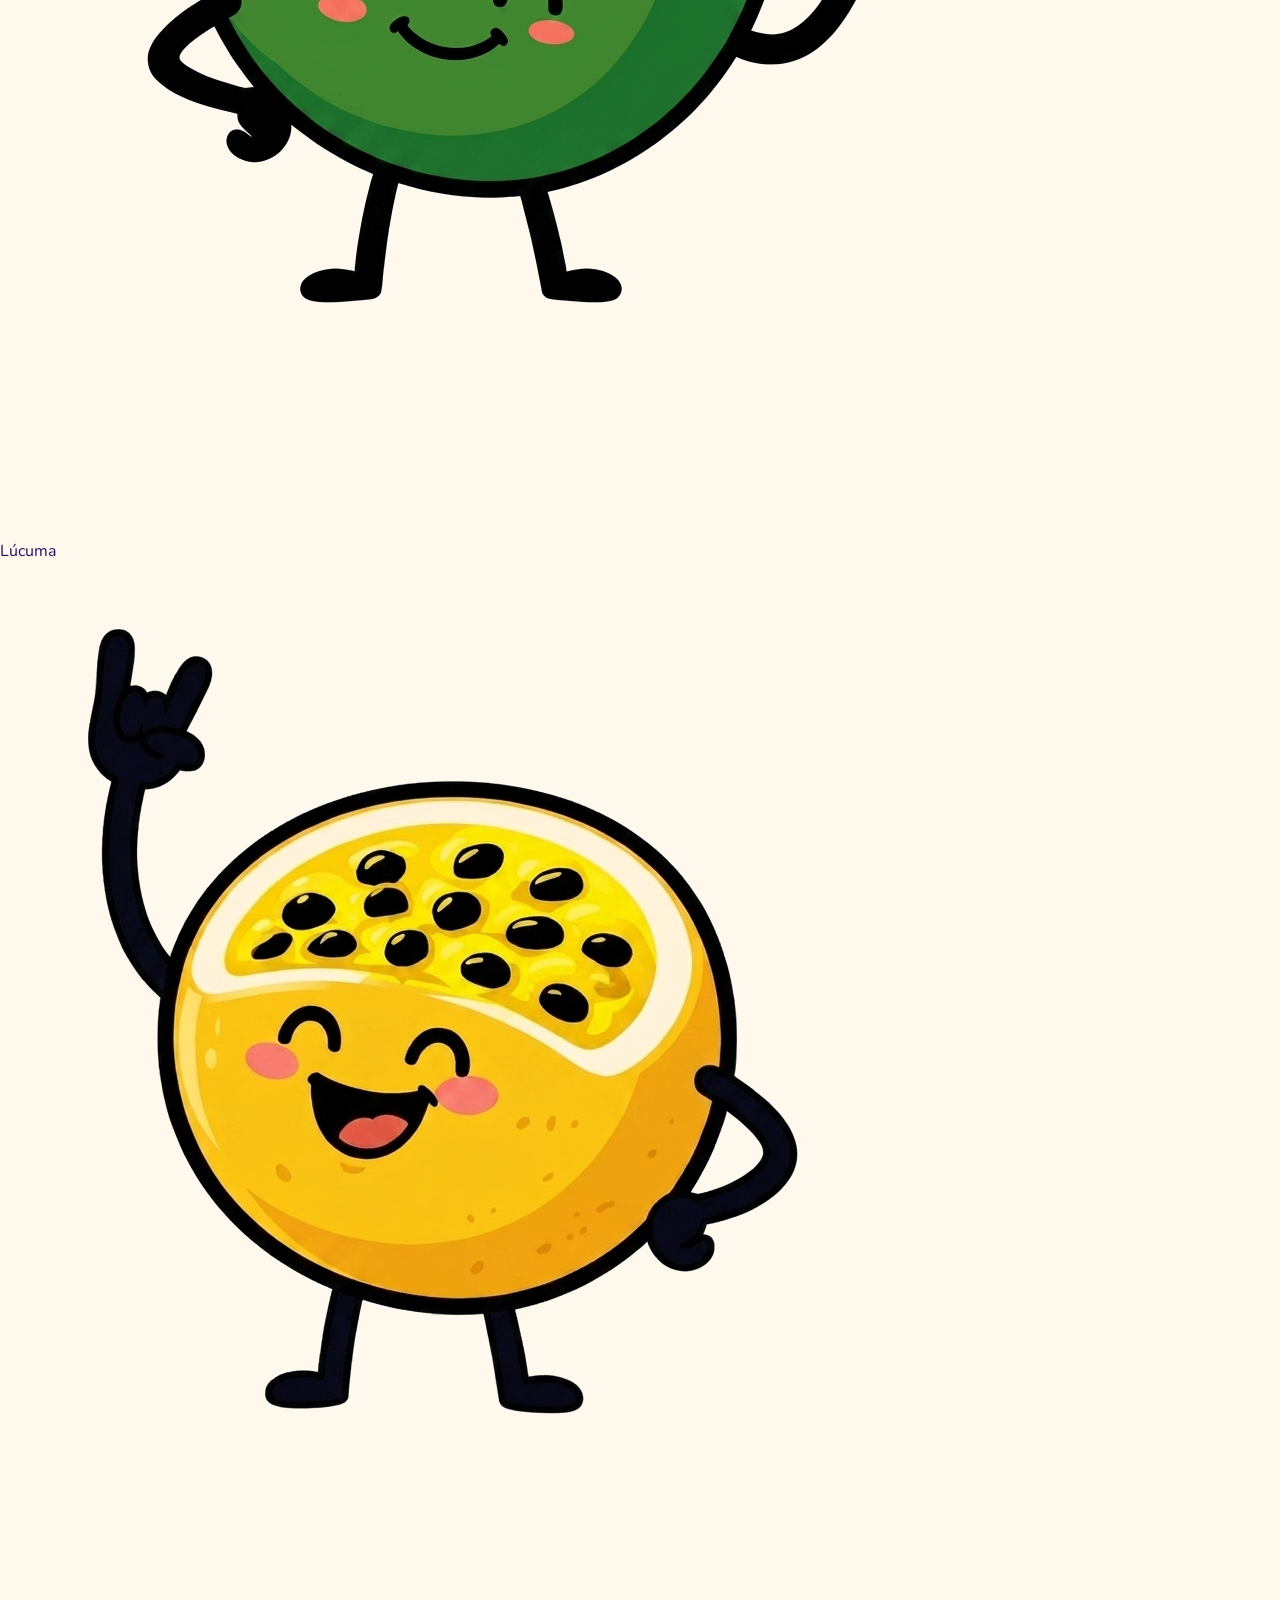
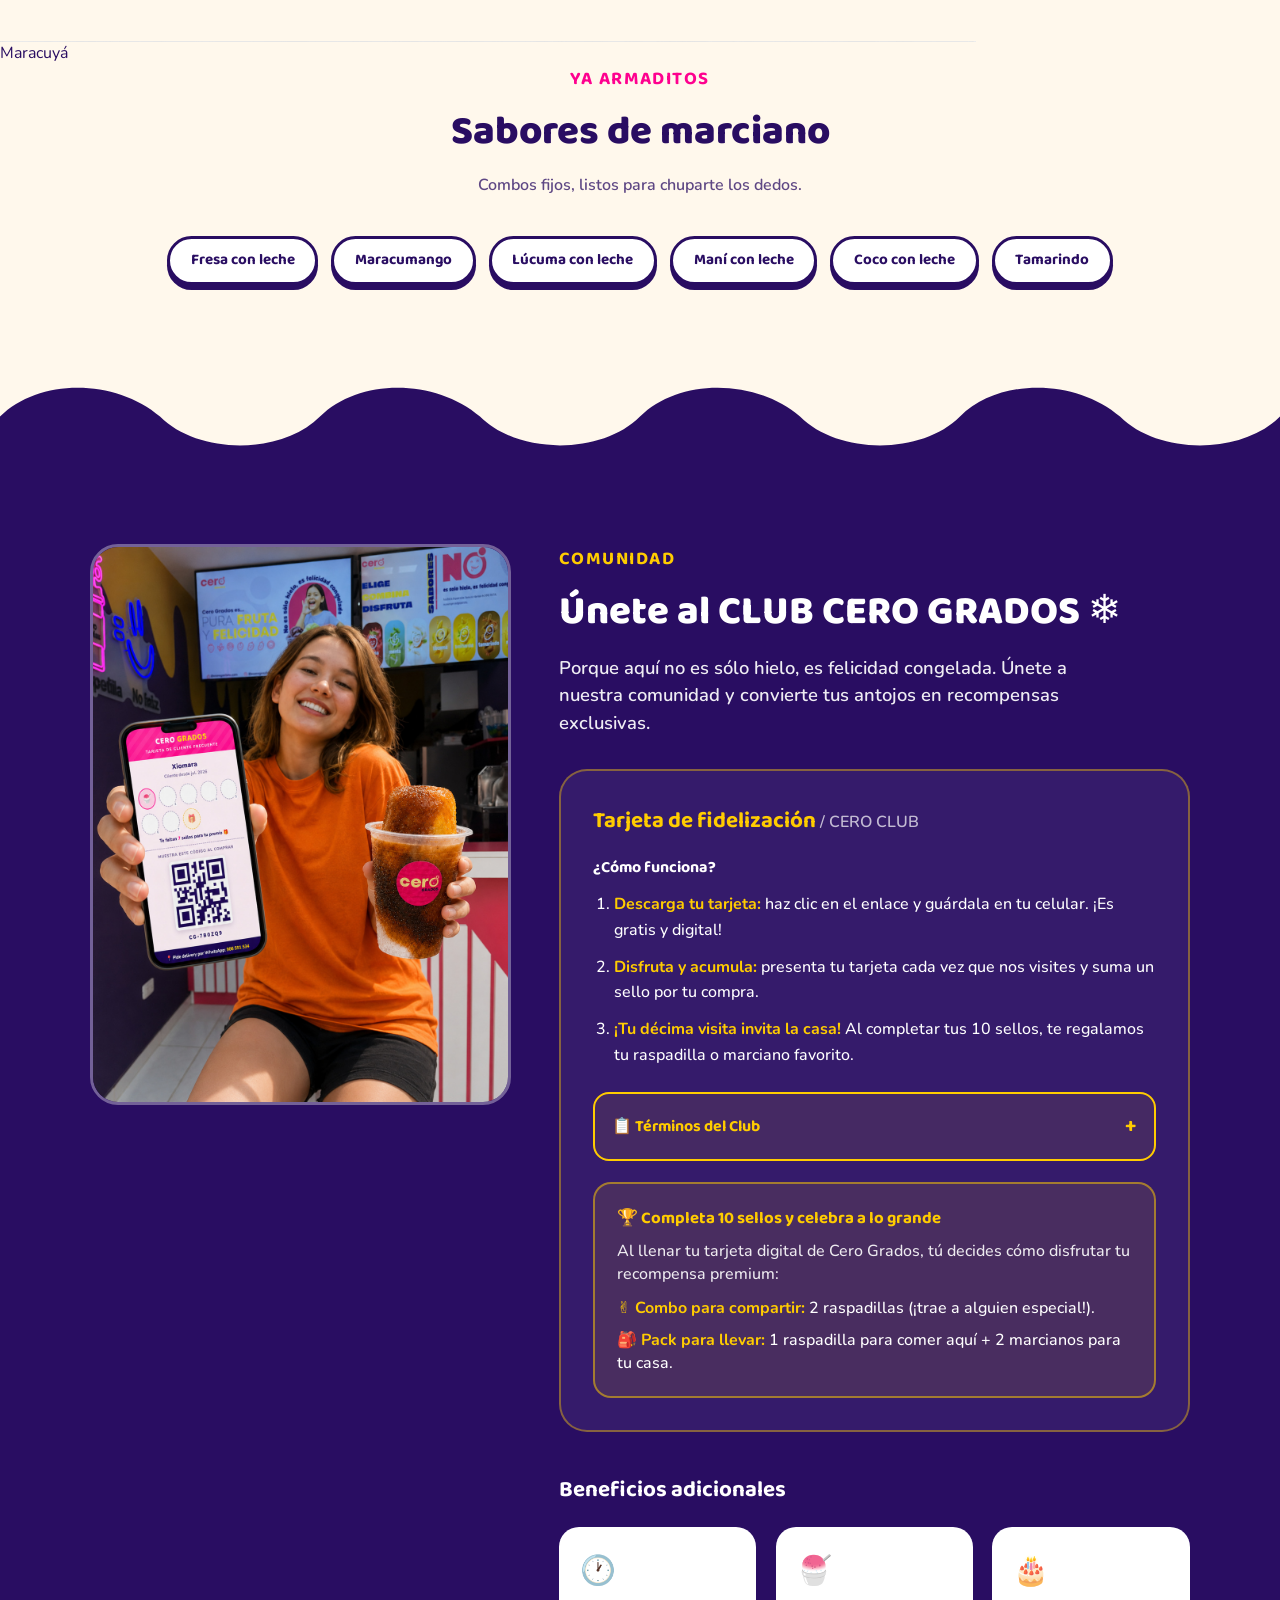
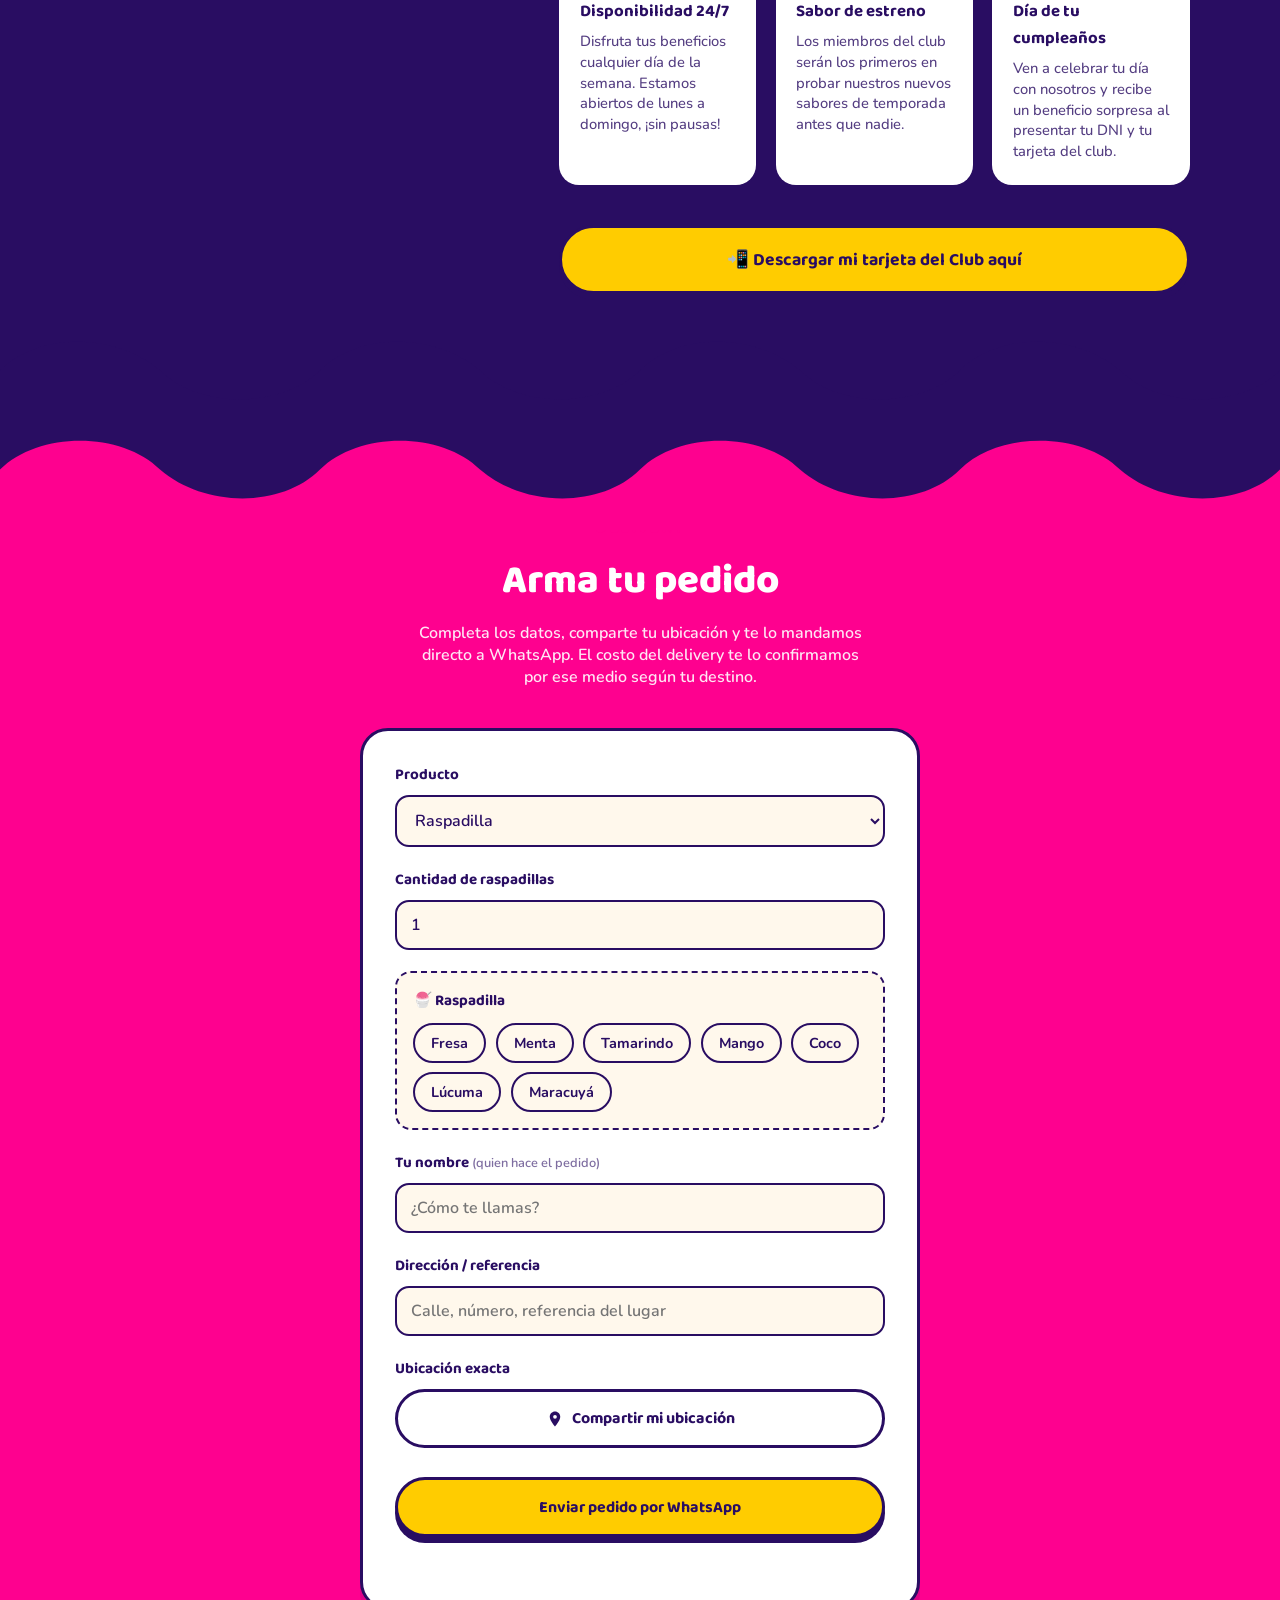
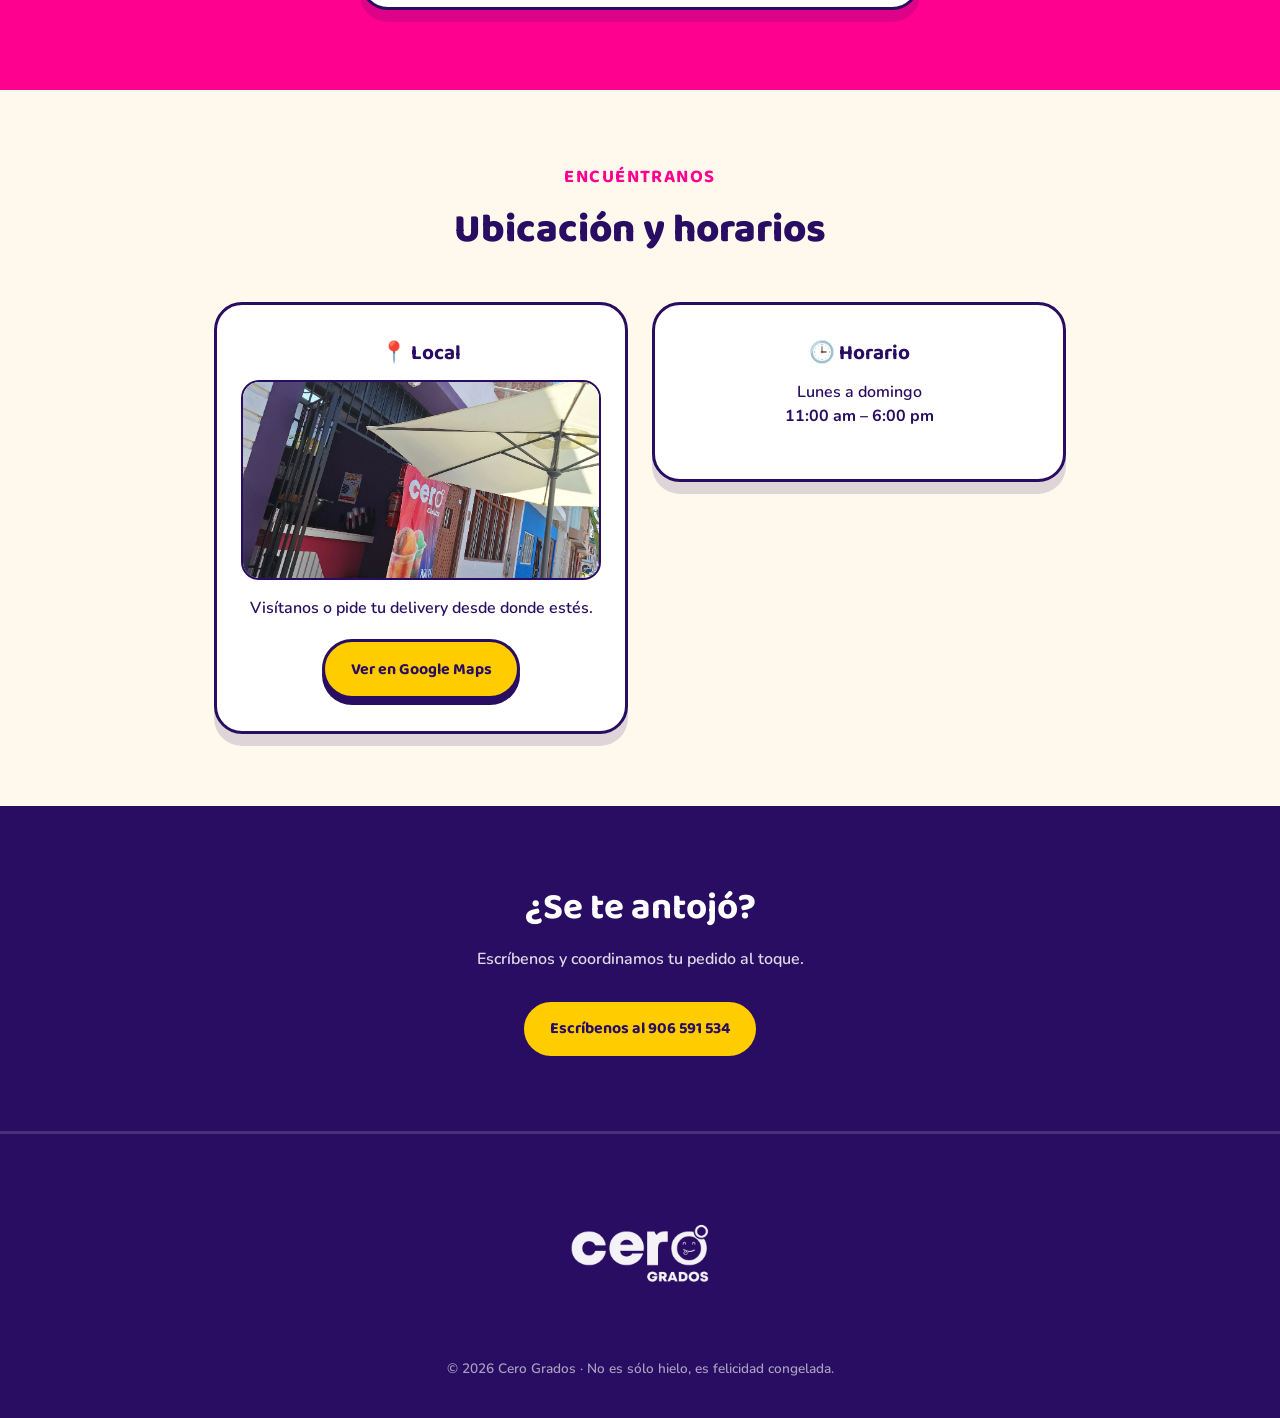
<file: index-50.html>
<!DOCTYPE html>
<html lang="es-PE">
<head>
<meta charset="UTF-8">
<meta name="viewport" content="width=device-width, initial-scale=1.0">
<title>CERO GRADOS · Raspadillas y marcianos de pura fruta</title>
<meta name="description" content="CERO GRADOS — Raspadillas y marcianos de pura fruta. No es sólo hielo, es felicidad congelada.">
<link rel="preconnect" href="https://fonts.googleapis.com">
<link rel="preconnect" href="https://fonts.gstatic.com" crossorigin>
<link href="https://fonts.googleapis.com/css2?family=Baloo+2:wght@500;700;800&family=Nunito:wght@400;600;700;800&display=swap" rel="stylesheet">
<link rel="stylesheet" href="style.css">
<link rel="icon" type="image/png" href="assets/isotipo.png">
</head>
<body>

<header class="nav">
  <a href="#top" class="nav-brand">
    <img src="assets/isotipo.png" alt="Cero Grados" class="nav-logo">
  </a>
  <div class="nav-mascots">
    <img src="assets/fresa_t.png" alt="">
    <img src="assets/tamarindo_t.png" alt="">
    <img src="assets/mango_t.png" alt="">
    <img src="assets/maracuya_t.png" alt="">
  </div>
  <nav class="nav-links">
    <a href="#sabores">Sabores</a>
    <a href="#club" class="nav-club">Cero Club / Beneficios</a>
    <a href="#ubicacion">Ubicación</a>
    <a href="#nosotros">Nosotros</a>
  </nav>
  <div class="nav-mascots">
    <img src="assets/coco_t.png" alt="">
    <img src="assets/menta_t.png" alt="">
    <img src="assets/lucuma_t.png" alt="">
  </div>
  <a href="#pedido" class="btn btn-nav">Pedir ahora</a>
</header>

<main id="top">

  <!-- HERO -->
  <section class="hero">
    <img src="assets/hero_side.jpg" alt="" class="hero-side-img" aria-hidden="true">
    <div class="hero-inner">
      <div class="hero-text">
        <p class="hero-slogan">No es sólo hielo,<br><span>es felicidad congelada.</span></p>
        <p class="hero-sub">Raspadillas y marcianos hechos con pura fruta. Sin atajos, sin jarabes raros — la fruta de verdad, congelada al toque.</p>
        <div class="hero-ctas">
          <a href="#pedido" class="btn btn-primary">
            <svg viewBox="0 0 24 24" width="20" height="20" fill="currentColor" aria-hidden="true"><path d="M17.5 14.4c-.3-.1-1.7-.9-2-1-.3-.1-.5-.1-.7.1-.2.3-.8 1-.9 1.2-.2.2-.3.2-.6.1-.3-.1-1.3-.5-2.4-1.5-.9-.8-1.5-1.8-1.7-2.1-.2-.3 0-.5.1-.6.1-.1.3-.3.4-.5.1-.1.2-.3.3-.4.1-.2 0-.4 0-.5-.1-.1-.7-1.6-.9-2.2-.2-.5-.5-.5-.7-.5h-.6c-.2 0-.5.1-.8.4-.3.3-1 1-1 2.4s1 2.8 1.2 3c.1.2 2 3 4.8 4.3.7.3 1.2.5 1.6.6.7.2 1.3.2 1.8.1.5-.1 1.7-.7 1.9-1.4.2-.7.2-1.2.2-1.4-.1-.1-.3-.2-.6-.3z"/><path d="M12 2C6.5 2 2 6.5 2 12c0 1.9.5 3.6 1.5 5.2L2 22l4.9-1.5C8.4 21.5 10.1 22 12 22c5.5 0 10-4.5 10-10S17.5 2 12 2zm0 18c-1.7 0-3.3-.5-4.6-1.3l-.3-.2-3.1.9.9-3-.2-.3C3.9 14.7 3.5 13.4 3.5 12 3.5 7.3 7.3 3.5 12 3.5S20.5 7.3 20.5 12 16.7 20 12 20z"/></svg>
            Hacer mi pedido
          </a>
          <a href="#sabores" class="btn btn-ghost">Ver sabores</a>
        </div>
      </div>
      <img src="assets/logo_blanco.png" alt="Cero Grados — helados de raspadilla" class="hero-logo">
    </div>
  </section>

  <div class="hero-wave-wrap" aria-hidden="true">
    <div class="drip-standalone flip hero-wave"></div>
  </div>

  <!-- PRODUCTOS -->
  <section id="productos" class="productos">
    <div class="producto-layout">
      <img src="assets/raspadilla_promo.jpg" alt="Raspadillas Cero Grados" class="producto-imagen">
      <div class="producto-cards">
        <p class="eyebrow">La carta</p>
        <h2 class="section-title">Dos formas de enfriarte</h2>
        <article class="producto-card card-raspadilla">
          <h3>Raspadilla</h3>
          <p>Hielo raspado fino, bañado en pulpa de fruta natural. Eliges hasta <strong>2 sabores</strong> de la lista de abajo. Clásica, refrescante, de toda la vida — pero con sabor de verdad.</p>
        </article>
        <article class="producto-card card-marciano">
          <h3>Marciano</h3>
          <p>El mismo hielo, en su versión de palito, en combos de sabor ya armados. Ideal para llevar, para compartir y para el calor que no perdona.</p>
        </article>
      </div>
    </div>
  </section>

  <!-- SABORES RASPADILLA -->
  <section id="sabores" class="sabores">
    <p class="eyebrow">Los personajes</p>
    <h2 class="section-title">Sabores de raspadilla</h2>
    <p class="section-sub">7 sabores de pura fruta. Elige hasta 2 para tu raspadilla.</p>

    <div class="sabor-grid">
      <div class="sabor-card">
        <img src="assets/fresa_t.png" alt="Fresa">
        <span>Fresa</span>
      </div>
      <div class="sabor-card">
        <img src="assets/menta_t.png" alt="Menta">
        <span>Menta</span>
      </div>
      <div class="sabor-card">
        <img src="assets/tamarindo_t.png" alt="Tamarindo">
        <span>Tamarindo</span>
      </div>
      <div class="sabor-card">
        <img src="assets/mango_t.png" alt="Mango">
        <span>Mango</span>
      </div>
      <div class="sabor-card">
        <img src="assets/coco_t.png" alt="Coco">
        <span>Coco</span>
      </div>
      <div class="sabor-card">
        <img src="assets/lucuma_t.png" alt="Lúcuma">
        <span>Lúcuma</span>
      </div>
      <div class="sabor-card">
        <img src="assets/maracuya_t.png" alt="Maracuyá">
        <span>Maracuyá</span>
      </div>
    </div>
  </section>

  <!-- SABORES MARCIANO -->
  <section class="marcianos">
    <p class="eyebrow">Ya armaditos</p>
    <h2 class="section-title">Sabores de marciano</h2>
    <p class="section-sub">Combos fijos, listos para chuparte los dedos.</p>
    <ul class="marciano-list">
      <li>Fresa con leche</li>
      <li>Maracumango</li>
      <li>Lúcuma con leche</li>
      <li>Maní con leche</li>
      <li>Coco con leche</li>
      <li>Tamarindo</li>
    </ul>
  </section>

  <div class="drip-standalone flip" aria-hidden="true"></div>

  <!-- CERO CLUB -->
  <section id="club" class="club">
    <div class="club-inner">
      <div class="club-media">
        <img src="assets/cero-club.jpg" alt="Cero Club" class="club-img">
      </div>

      <div class="club-content">
        <p class="eyebrow light">Comunidad</p>
        <h2 class="section-title light">Únete al CLUB CERO GRADOS ❄️</h2>
        <p class="club-intro">Porque aquí no es sólo hielo, es felicidad congelada. Únete a nuestra comunidad y convierte tus antojos en recompensas exclusivas.</p>

        <div class="club-card">
          <h3>Tarjeta de fidelización <span>/ CERO CLUB</span></h3>
          <p class="club-subhead">¿Cómo funciona?</p>
          <ol class="club-steps">
            <li><strong>Descarga tu tarjeta:</strong> haz clic en el enlace y guárdala en tu celular. ¡Es gratis y digital!</li>
            <li><strong>Disfruta y acumula:</strong> presenta tu tarjeta cada vez que nos visites y suma un sello por tu compra.</li>
            <li><strong>¡Tu décima visita invita la casa!</strong> Al completar tus 10 sellos, te regalamos tu raspadilla o marciano favorito.</li>
          </ol>

          <details class="club-terms">
            <summary>📋 Términos del Club</summary>
            <p><strong>¿Cómo gano mis sellos en la Zona 0°?</strong><br>
            Te llevas 1 sello por cada visita a nuestro local (o pedido por delivery) que tenga un consumo mínimo de S/ 5.00.</p>
            <p><strong>Importante:</strong> porque queremos verte volver seguido a disfrutar nuestra felicidad congelada, se otorga máximo 1 sello por cliente al día, sin importar el monto total de tu compra en ese momento. ¡Vuelve pronto por el siguiente!</p>
          </details>

          <div class="club-reward">
            <h4>🏆 Completa 10 sellos y celebra a lo grande</h4>
            <p>Al llenar tu tarjeta digital de Cero Grados, tú decides cómo disfrutar tu recompensa premium:</p>
            <ul>
              <li><strong>✌️ Combo para compartir:</strong> 2 raspadillas (¡trae a alguien especial!).</li>
              <li><strong>🎒 Pack para llevar:</strong> 1 raspadilla para comer aquí + 2 marcianos para tu casa.</li>
            </ul>
          </div>
        </div>

        <h3 class="club-benefits-title">Beneficios adicionales</h3>
        <div class="club-benefits">
          <div class="benefit-card">
            <span class="benefit-icon">🕐</span>
            <h4>Disponibilidad 24/7</h4>
            <p>Disfruta tus beneficios cualquier día de la semana. Estamos abiertos de lunes a domingo, ¡sin pausas!</p>
          </div>
          <div class="benefit-card">
            <span class="benefit-icon">🍧</span>
            <h4>Sabor de estreno</h4>
            <p>Los miembros del club serán los primeros en probar nuestros nuevos sabores de temporada antes que nadie.</p>
          </div>
          <div class="benefit-card">
            <span class="benefit-icon">🎂</span>
            <h4>Día de tu cumpleaños</h4>
            <p>Ven a celebrar tu día con nosotros y recibe un beneficio sorpresa al presentar tu DNI y tu tarjeta del club.</p>
          </div>
        </div>

        <a href="https://enriqueromerocerna.github.io/CEROCLUB/" target="_blank" rel="noopener" class="btn btn-primary btn-block club-cta">📲 Descargar mi tarjeta del Club aquí</a>
      </div>
    </div>
  </section>

  <div class="club-exit-wave" aria-hidden="true">
    <div class="club-exit-backing"></div>
    <div class="drip-standalone flip"></div>
  </div>

  <div class="pedido-wave-wrap" aria-hidden="true">
    <div class="pedido-wave-backing"></div>
    <div class="drip-standalone pedido-wave"></div>
  </div>

  <!-- PEDIDO / DELIVERY -->
  <section id="pedido" class="pedido">
    <p class="eyebrow">Delivery</p>
    <h2 class="section-title light">Arma tu pedido</h2>
    <p class="section-sub light">Completa los datos, comparte tu ubicación y te lo mandamos directo a WhatsApp. El costo del delivery te lo confirmamos por ese medio según tu destino.</p>

    <form id="orderForm" class="order-form" novalidate>

      <div class="field">
        <label for="tipo">Producto</label>
        <select id="tipo" name="tipo">
          <option value="Raspadilla">Raspadilla</option>
          <option value="Marciano">Marciano</option>
          <option value="Ambos">Ambos</option>
        </select>
      </div>

      <div class="field-row" id="grupoCantidades">
        <div class="field" id="fieldCantidadRaspadilla">
          <label for="cantidadRaspadilla">Cantidad de raspadillas</label>
          <input type="number" id="cantidadRaspadilla" min="1" value="1">
        </div>
        <div class="field" id="fieldCantidadMarciano" hidden>
          <label for="cantidadMarciano">Cantidad de marcianos</label>
          <input type="number" id="cantidadMarciano" min="1" value="1">
        </div>
      </div>

      <div id="bloquesRaspadilla" class="unit-blocks"></div>
      <div id="bloquesMarciano" class="unit-blocks"></div>

      <div class="field">
        <label for="nombre">Tu nombre <span class="hint">(quien hace el pedido)</span></label>
        <input type="text" id="nombre" placeholder="¿Cómo te llamas?">
      </div>

      <div class="field">
        <label for="referencia">Dirección / referencia</label>
        <input type="text" id="referencia" placeholder="Calle, número, referencia del lugar">
      </div>

      <div class="field">
        <label>Ubicación exacta</label>
        <button type="button" id="btnUbicacion" class="btn btn-outline btn-block">
          <svg viewBox="0 0 24 24" width="18" height="18" fill="currentColor" aria-hidden="true"><path d="M12 2C8.1 2 5 5.1 5 9c0 5.2 7 13 7 13s7-7.8 7-13c0-3.9-3.1-7-7-7zm0 9.5A2.5 2.5 0 1 1 12 6.5a2.5 2.5 0 0 1 0 5z"/></svg>
          Compartir mi ubicación
        </button>
        <p id="ubicacionStatus" class="hint"></p>
      </div>

      <button type="submit" id="btnEnviar" class="btn btn-primary btn-block">Enviar pedido por WhatsApp</button>
      <p id="formError" class="form-error" role="alert"></p>
    </form>
  </section>

  <!-- UBICACIÓN Y HORARIOS -->
  <section id="ubicacion" class="ubicacion">
    <p class="eyebrow">Encuéntranos</p>
    <h2 class="section-title">Ubicación y horarios</h2>

    <div class="ubicacion-grid">
      <div class="info-card">
        <h3>📍 Local</h3>
        <img src="assets/local.jpg" alt="Fachada del local Cero Grados" class="local-photo">
        <p>Visítanos o pide tu delivery desde donde estés.</p>
        <a href="https://maps.app.goo.gl/4QSLEFNCwFCXA7MKA" target="_blank" rel="noopener" class="btn btn-primary">Ver en Google Maps</a>
      </div>
      <div class="info-card">
        <h3>🕒 Horario</h3>
        <p>Lunes a domingo<br><strong>11:00 am – 6:00 pm</strong></p>
      </div>
    </div>
  </section>

  <!-- CTA FINAL -->
  <section id="nosotros" class="cta-final">
    <div class="cta-final-inner">
      <h2>¿Se te antojó?</h2>
      <p>Escríbenos y coordinamos tu pedido al toque.</p>
      <a href="https://wa.me/51906591534?text=Hola%20Cero%20Grados%2C%20quiero%20hacer%20un%20pedido%20%E2%9D%84%EF%B8%8F" class="btn btn-primary" target="_blank" rel="noopener">
        Escríbenos al 906 591 534
      </a>
    </div>
  </section>

</main>

<footer class="footer">
  <img src="assets/logo_blanco.png" alt="Cero Grados" class="footer-logo">
  <p>© <span id="year"></span> Cero Grados · No es sólo hielo, es felicidad congelada.</p>
</footer>

<script src="script.js"></script>
</body>
</html>
</file>
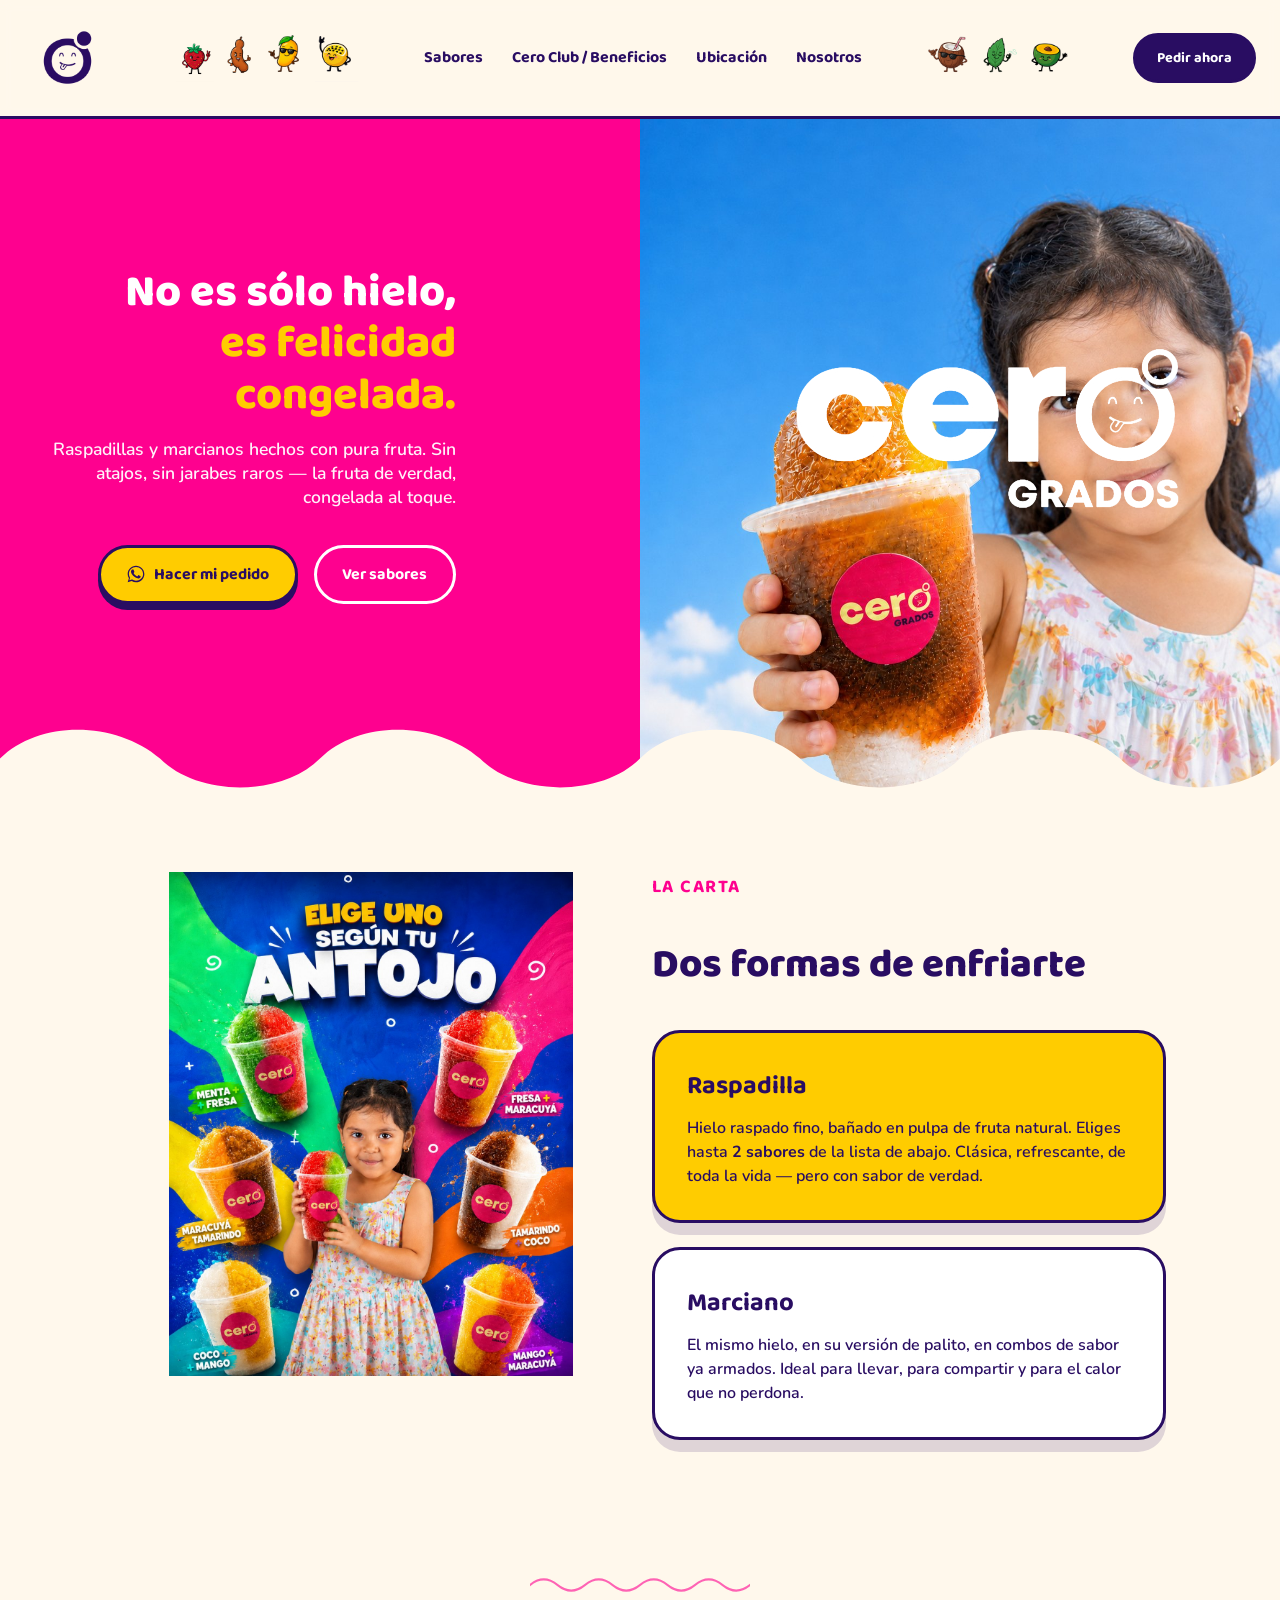
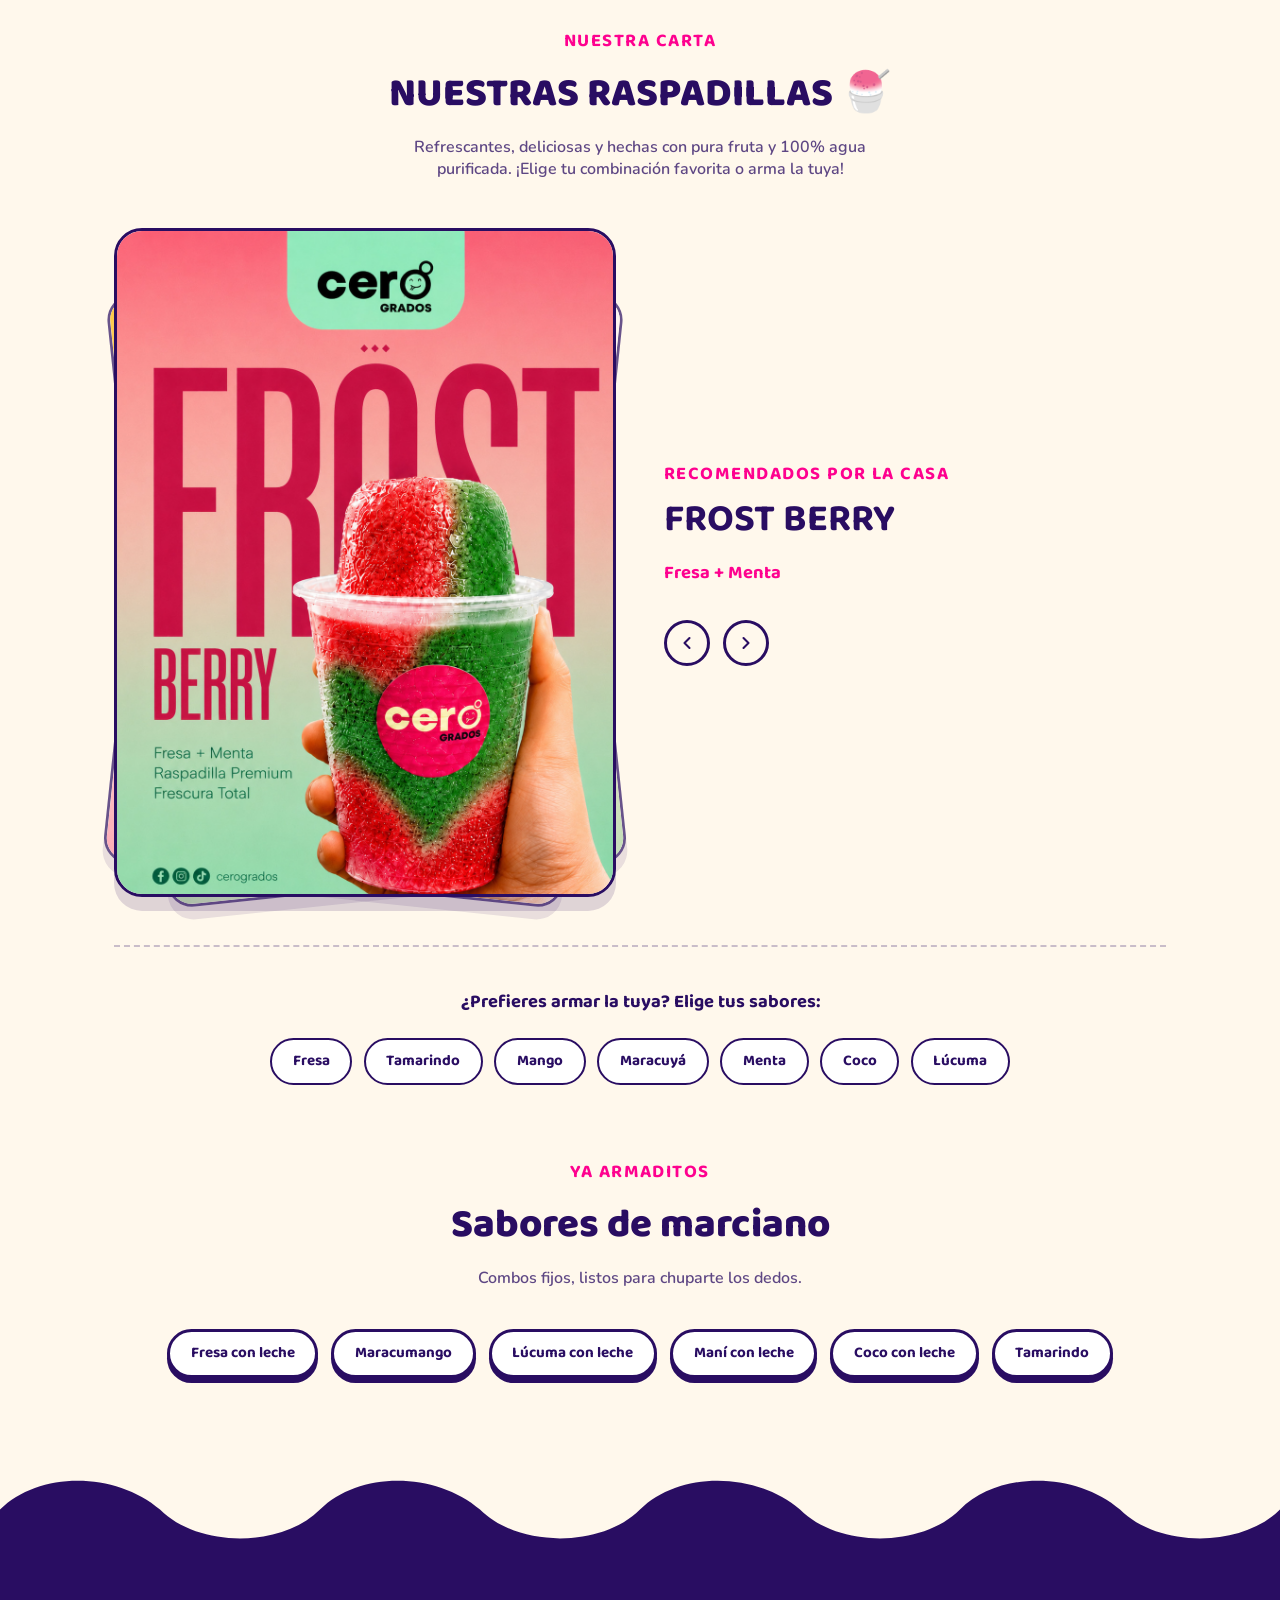
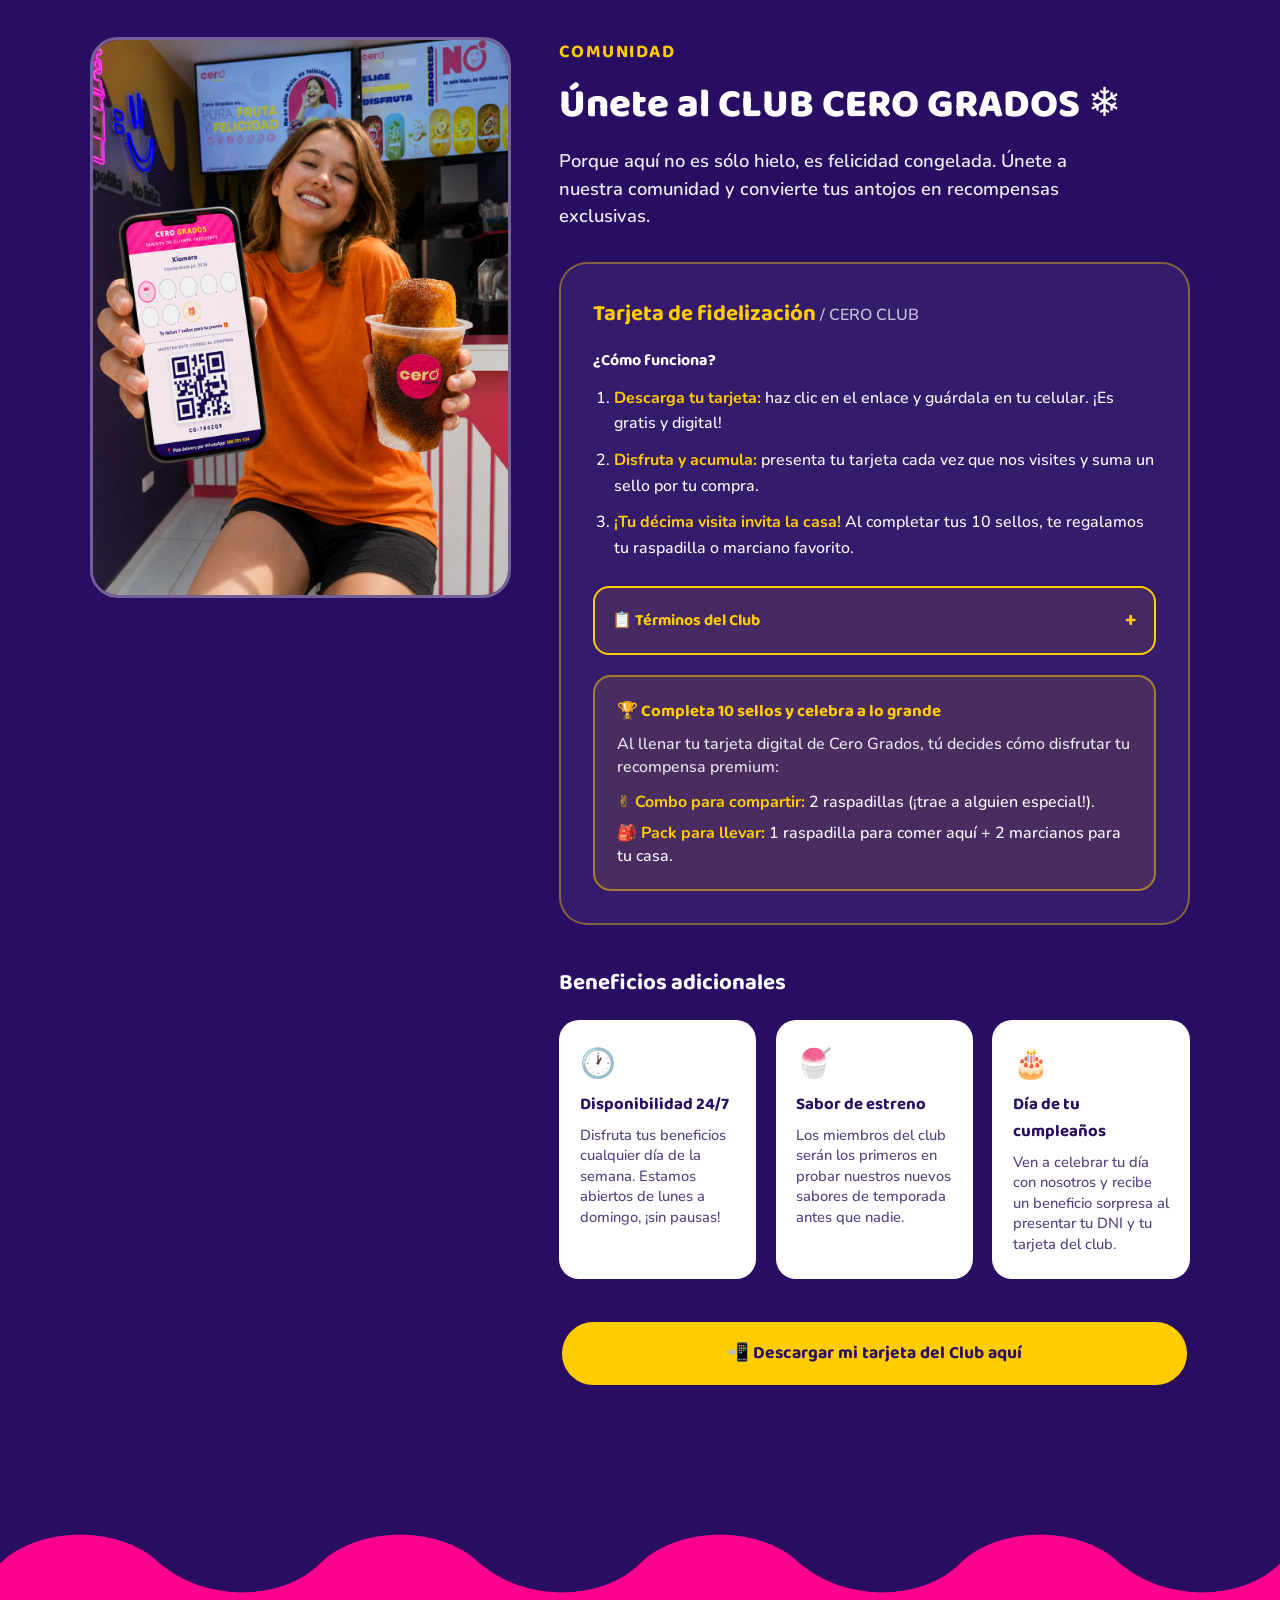
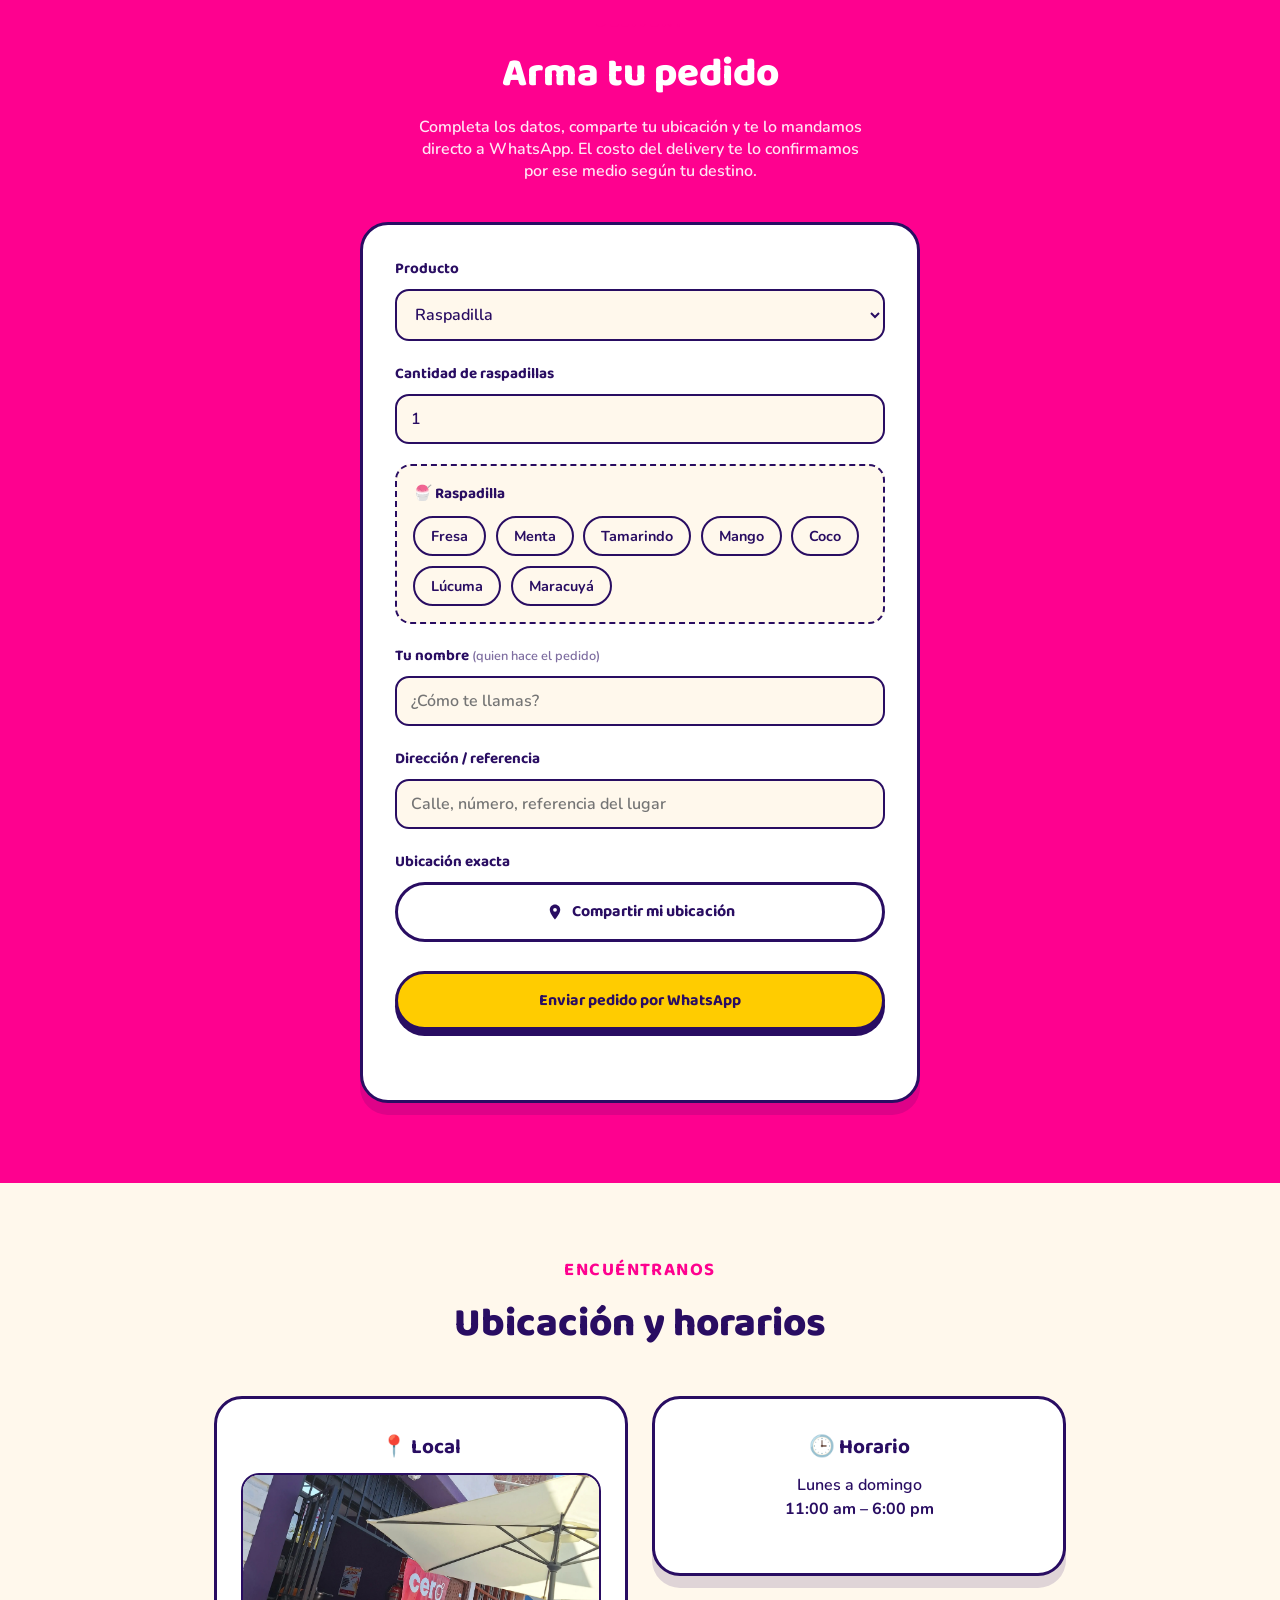
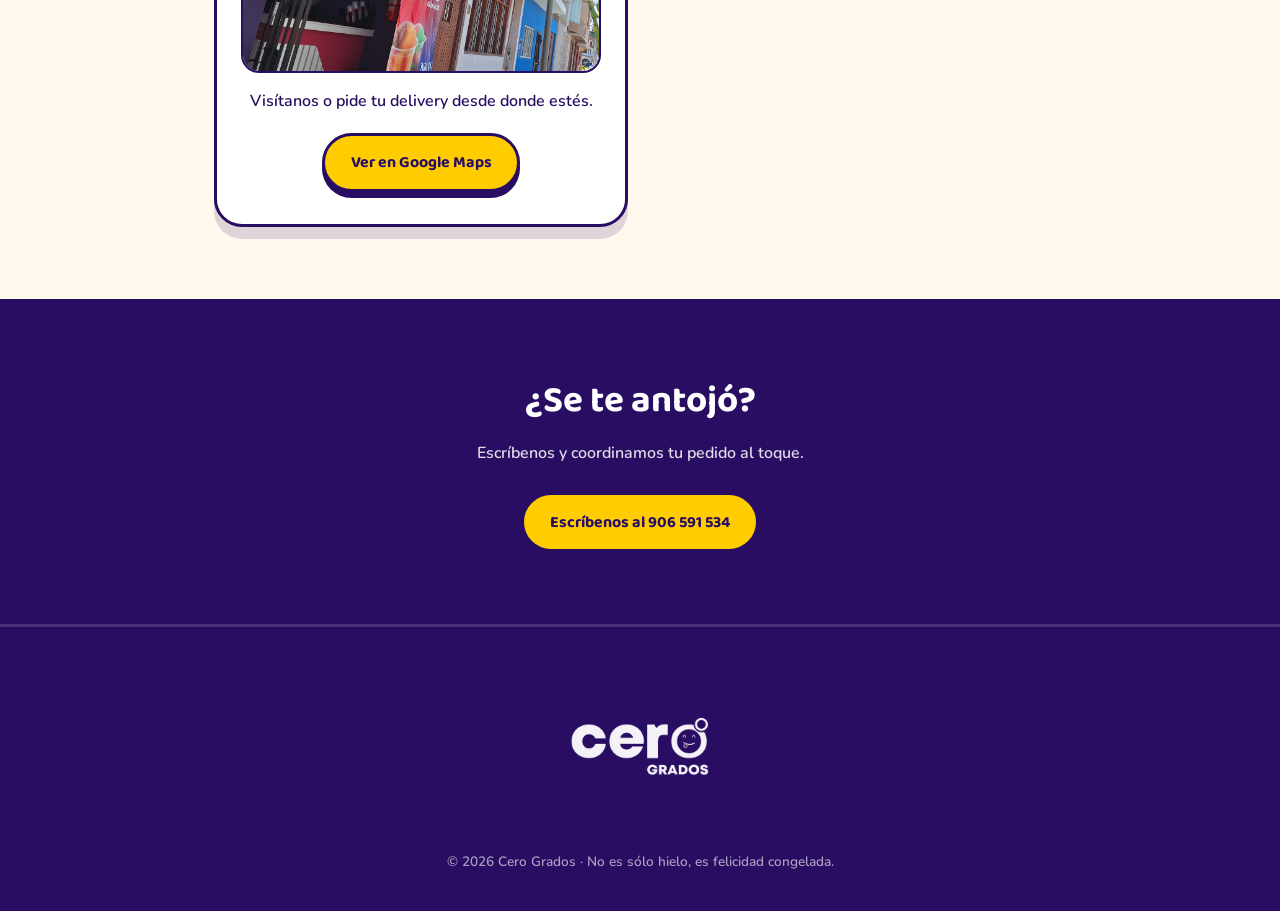
<file: index-57.html>
<!DOCTYPE html>
<html lang="es-PE">
<head>
<meta charset="UTF-8">
<meta name="viewport" content="width=device-width, initial-scale=1.0">
<title>CERO GRADOS · Raspadillas y marcianos de pura fruta</title>
<meta name="description" content="CERO GRADOS — Raspadillas y marcianos de pura fruta. No es sólo hielo, es felicidad congelada.">
<link rel="preconnect" href="https://fonts.googleapis.com">
<link rel="preconnect" href="https://fonts.gstatic.com" crossorigin>
<link href="https://fonts.googleapis.com/css2?family=Baloo+2:wght@500;700;800&family=Nunito:wght@400;600;700;800&display=swap" rel="stylesheet">
<link rel="stylesheet" href="style.css">
<link rel="icon" type="image/png" href="assets/isotipo.png">
</head>
<body>

<header class="nav">
  <a href="#top" class="nav-brand">
    <img src="assets/isotipo.png" alt="Cero Grados" class="nav-logo">
  </a>
  <div class="nav-mascots">
    <img src="assets/fresa_t.png" alt="">
    <img src="assets/tamarindo_t.png" alt="">
    <img src="assets/mango_t.png" alt="">
    <img src="assets/maracuya_t.png" alt="">
  </div>
  <nav class="nav-links">
    <a href="#sabores">Sabores</a>
    <a href="#club" class="nav-club">Cero Club / Beneficios</a>
    <a href="#ubicacion">Ubicación</a>
    <a href="#nosotros">Nosotros</a>
  </nav>
  <div class="nav-mascots">
    <img src="assets/coco_t.png" alt="">
    <img src="assets/menta_t.png" alt="">
    <img src="assets/lucuma_t.png" alt="">
  </div>
  <a href="#pedido" class="btn btn-nav">Pedir ahora</a>
</header>

<main id="top">

  <!-- HERO -->
  <section class="hero">
    <img src="assets/hero_side.jpg" alt="" class="hero-side-img" aria-hidden="true">
    <div class="hero-inner">
      <div class="hero-text">
        <p class="hero-slogan">No es sólo hielo,<br><span>es felicidad congelada.</span></p>
        <p class="hero-sub">Raspadillas y marcianos hechos con pura fruta. Sin atajos, sin jarabes raros — la fruta de verdad, congelada al toque.</p>
        <div class="hero-ctas">
          <a href="#pedido" class="btn btn-primary">
            <svg viewBox="0 0 24 24" width="20" height="20" fill="currentColor" aria-hidden="true"><path d="M17.5 14.4c-.3-.1-1.7-.9-2-1-.3-.1-.5-.1-.7.1-.2.3-.8 1-.9 1.2-.2.2-.3.2-.6.1-.3-.1-1.3-.5-2.4-1.5-.9-.8-1.5-1.8-1.7-2.1-.2-.3 0-.5.1-.6.1-.1.3-.3.4-.5.1-.1.2-.3.3-.4.1-.2 0-.4 0-.5-.1-.1-.7-1.6-.9-2.2-.2-.5-.5-.5-.7-.5h-.6c-.2 0-.5.1-.8.4-.3.3-1 1-1 2.4s1 2.8 1.2 3c.1.2 2 3 4.8 4.3.7.3 1.2.5 1.6.6.7.2 1.3.2 1.8.1.5-.1 1.7-.7 1.9-1.4.2-.7.2-1.2.2-1.4-.1-.1-.3-.2-.6-.3z"/><path d="M12 2C6.5 2 2 6.5 2 12c0 1.9.5 3.6 1.5 5.2L2 22l4.9-1.5C8.4 21.5 10.1 22 12 22c5.5 0 10-4.5 10-10S17.5 2 12 2zm0 18c-1.7 0-3.3-.5-4.6-1.3l-.3-.2-3.1.9.9-3-.2-.3C3.9 14.7 3.5 13.4 3.5 12 3.5 7.3 7.3 3.5 12 3.5S20.5 7.3 20.5 12 16.7 20 12 20z"/></svg>
            Hacer mi pedido
          </a>
          <a href="#sabores" class="btn btn-ghost">Ver sabores</a>
        </div>
      </div>
      <img src="assets/logo_blanco.png" alt="Cero Grados — helados de raspadilla" class="hero-logo">
    </div>
  </section>

  <div class="hero-wave-wrap" aria-hidden="true">
    <div class="drip-standalone flip hero-wave"></div>
  </div>

  <!-- PRODUCTOS -->
  <section id="productos" class="productos">
    <div class="producto-layout">
      <img src="assets/raspadilla_promo.jpg" alt="Raspadillas Cero Grados" class="producto-imagen">
      <div class="producto-cards">
        <p class="eyebrow">La carta</p>
        <h2 class="section-title">Dos formas de enfriarte</h2>
        <article class="producto-card card-raspadilla">
          <h3>Raspadilla</h3>
          <p>Hielo raspado fino, bañado en pulpa de fruta natural. Eliges hasta <strong>2 sabores</strong> de la lista de abajo. Clásica, refrescante, de toda la vida — pero con sabor de verdad.</p>
        </article>
        <article class="producto-card card-marciano">
          <h3>Marciano</h3>
          <p>El mismo hielo, en su versión de palito, en combos de sabor ya armados. Ideal para llevar, para compartir y para el calor que no perdona.</p>
        </article>
      </div>
    </div>
  </section>

  <!-- SABORES RASPADILLA -->
  <section id="sabores" class="raspadillas">
    <svg class="squiggle-divider" viewBox="0 0 400 24" preserveAspectRatio="none" aria-hidden="true">
      <path d="M0 12c16.7-10 33.3-10 50 0s33.3 10 50 0 33.3-10 50 0 33.3 10 50 0 33.3-10 50 0 33.3 10 50 0 33.3-10 50 0 33.3 10 50 0" fill="none" stroke="currentColor" stroke-width="3" stroke-linecap="round"/>
    </svg>
    <!-- BLOQUE 1: título y promesa -->
    <p class="eyebrow">Nuestra carta</p>
    <h2 class="section-title">NUESTRAS RASPADILLAS 🍧</h2>
    <p class="section-sub">Refrescantes, deliciosas y hechas con pura fruta y 100% agua purificada. ¡Elige tu combinación favorita o arma la tuya!</p>

    <!-- BLOQUE 2: carrusel animado de combinaciones estrella -->
    <div class="combo-carousel">
      <div class="combo-media">
        <div class="combo-img-stack" id="comboImgStack"></div>
      </div>
      <div class="combo-info">
        <div class="combo-text" id="comboText">
          <p class="combo-label">Recomendados por la casa</p>
          <h3 id="comboName"></h3>
          <p id="comboFlavors"></p>
        </div>
        <div class="combo-controls">
          <button type="button" id="comboPrev" class="combo-arrow" aria-label="Combinación anterior">
            <svg viewBox="0 0 24 24" width="20" height="20" fill="none" stroke="currentColor" stroke-width="2.5" stroke-linecap="round" stroke-linejoin="round"><path d="M15 18l-6-6 6-6"/></svg>
          </button>
          <button type="button" id="comboNext" class="combo-arrow" aria-label="Siguiente combinación">
            <svg viewBox="0 0 24 24" width="20" height="20" fill="none" stroke="currentColor" stroke-width="2.5" stroke-linecap="round" stroke-linejoin="round"><path d="M9 18l6-6-6-6"/></svg>
          </button>
        </div>
      </div>
    </div>

    <!-- BLOQUE 3: menú tradicional / arma la tuya -->
    <div class="build-your-own">
      <p class="build-title">¿Prefieres armar la tuya? Elige tus sabores:</p>
      <div class="flavor-pills">
        <span class="flavor-pill">Fresa</span>
        <span class="flavor-pill">Tamarindo</span>
        <span class="flavor-pill">Mango</span>
        <span class="flavor-pill">Maracuyá</span>
        <span class="flavor-pill">Menta</span>
        <span class="flavor-pill">Coco</span>
        <span class="flavor-pill">Lúcuma</span>
      </div>
    </div>
  </section>

  <!-- SABORES MARCIANO -->
  <section class="marcianos">
    <p class="eyebrow">Ya armaditos</p>
    <h2 class="section-title">Sabores de marciano</h2>
    <p class="section-sub">Combos fijos, listos para chuparte los dedos.</p>
    <ul class="marciano-list">
      <li>Fresa con leche</li>
      <li>Maracumango</li>
      <li>Lúcuma con leche</li>
      <li>Maní con leche</li>
      <li>Coco con leche</li>
      <li>Tamarindo</li>
    </ul>
  </section>

  <div class="drip-standalone flip" aria-hidden="true"></div>

  <!-- CERO CLUB -->
  <section id="club" class="club">
    <div class="club-inner">
      <div class="club-media">
        <img src="assets/cero-club.jpg" alt="Cero Club" class="club-img">
      </div>

      <div class="club-content">
        <p class="eyebrow light">Comunidad</p>
        <h2 class="section-title light">Únete al CLUB CERO GRADOS ❄️</h2>
        <p class="club-intro">Porque aquí no es sólo hielo, es felicidad congelada. Únete a nuestra comunidad y convierte tus antojos en recompensas exclusivas.</p>

        <div class="club-card">
          <h3>Tarjeta de fidelización <span>/ CERO CLUB</span></h3>
          <p class="club-subhead">¿Cómo funciona?</p>
          <ol class="club-steps">
            <li><strong>Descarga tu tarjeta:</strong> haz clic en el enlace y guárdala en tu celular. ¡Es gratis y digital!</li>
            <li><strong>Disfruta y acumula:</strong> presenta tu tarjeta cada vez que nos visites y suma un sello por tu compra.</li>
            <li><strong>¡Tu décima visita invita la casa!</strong> Al completar tus 10 sellos, te regalamos tu raspadilla o marciano favorito.</li>
          </ol>

          <details class="club-terms">
            <summary>📋 Términos del Club</summary>
            <p><strong>¿Cómo gano mis sellos en CLUB CERO?</strong></p>
            <p>Te llevas <strong>(1 sello por cada visita)</strong> a nuestro local (o pedido por delivery) que tenga un consumo mínimo de S/ 5.00.</p>
            <p><strong>Importante:</strong> porque queremos verte volver seguido a disfrutar nuestra felicidad congelada, se otorga <strong>(máximo 1 sello por cliente al día)</strong>, sin importar el monto total de tu compra en ese momento. ¡Vuelve pronto por el siguiente!</p>
          </details>

          <div class="club-reward">
            <h4>🏆 Completa 10 sellos y celebra a lo grande</h4>
            <p>Al llenar tu tarjeta digital de Cero Grados, tú decides cómo disfrutar tu recompensa premium:</p>
            <ul>
              <li><strong>✌️ Combo para compartir:</strong> 2 raspadillas (¡trae a alguien especial!).</li>
              <li><strong>🎒 Pack para llevar:</strong> 1 raspadilla para comer aquí + 2 marcianos para tu casa.</li>
            </ul>
          </div>
        </div>

        <h3 class="club-benefits-title">Beneficios adicionales</h3>
        <div class="club-benefits">
          <div class="benefit-card">
            <span class="benefit-icon">🕐</span>
            <h4>Disponibilidad 24/7</h4>
            <p>Disfruta tus beneficios cualquier día de la semana. Estamos abiertos de lunes a domingo, ¡sin pausas!</p>
          </div>
          <div class="benefit-card">
            <span class="benefit-icon">🍧</span>
            <h4>Sabor de estreno</h4>
            <p>Los miembros del club serán los primeros en probar nuestros nuevos sabores de temporada antes que nadie.</p>
          </div>
          <div class="benefit-card">
            <span class="benefit-icon">🎂</span>
            <h4>Día de tu cumpleaños</h4>
            <p>Ven a celebrar tu día con nosotros y recibe un beneficio sorpresa al presentar tu DNI y tu tarjeta del club.</p>
          </div>
        </div>

        <a href="https://enriqueromerocerna.github.io/CEROCLUB/" target="_blank" rel="noopener" class="btn btn-primary btn-block club-cta">📲 Descargar mi tarjeta del Club aquí</a>
      </div>
    </div>
  </section>

  <div class="club-exit-wave" aria-hidden="true">
    <div class="club-exit-backing"></div>
    <div class="drip-standalone flip"></div>
  </div>

  <div class="pedido-wave-wrap" aria-hidden="true">
    <div class="pedido-wave-backing"></div>
    <div class="drip-standalone pedido-wave"></div>
  </div>

  <!-- PEDIDO / DELIVERY -->
  <section id="pedido" class="pedido">
    <p class="eyebrow">Delivery</p>
    <h2 class="section-title light">Arma tu pedido</h2>
    <p class="section-sub light">Completa los datos, comparte tu ubicación y te lo mandamos directo a WhatsApp. El costo del delivery te lo confirmamos por ese medio según tu destino.</p>

    <form id="orderForm" class="order-form" novalidate>

      <div class="field">
        <label for="tipo">Producto</label>
        <select id="tipo" name="tipo">
          <option value="Raspadilla">Raspadilla</option>
          <option value="Marciano">Marciano</option>
          <option value="Ambos">Ambos</option>
        </select>
      </div>

      <div class="field-row" id="grupoCantidades">
        <div class="field" id="fieldCantidadRaspadilla">
          <label for="cantidadRaspadilla">Cantidad de raspadillas</label>
          <input type="number" id="cantidadRaspadilla" min="1" value="1">
        </div>
        <div class="field" id="fieldCantidadMarciano" hidden>
          <label for="cantidadMarciano">Cantidad de marcianos</label>
          <input type="number" id="cantidadMarciano" min="1" value="1">
        </div>
      </div>

      <div id="bloquesRaspadilla" class="unit-blocks"></div>
      <div id="bloquesMarciano" class="unit-blocks"></div>

      <div class="field">
        <label for="nombre">Tu nombre <span class="hint">(quien hace el pedido)</span></label>
        <input type="text" id="nombre" placeholder="¿Cómo te llamas?">
      </div>

      <div class="field">
        <label for="referencia">Dirección / referencia</label>
        <input type="text" id="referencia" placeholder="Calle, número, referencia del lugar">
      </div>

      <div class="field">
        <label>Ubicación exacta</label>
        <button type="button" id="btnUbicacion" class="btn btn-outline btn-block">
          <svg viewBox="0 0 24 24" width="18" height="18" fill="currentColor" aria-hidden="true"><path d="M12 2C8.1 2 5 5.1 5 9c0 5.2 7 13 7 13s7-7.8 7-13c0-3.9-3.1-7-7-7zm0 9.5A2.5 2.5 0 1 1 12 6.5a2.5 2.5 0 0 1 0 5z"/></svg>
          Compartir mi ubicación
        </button>
        <p id="ubicacionStatus" class="hint"></p>
      </div>

      <button type="submit" id="btnEnviar" class="btn btn-primary btn-block">Enviar pedido por WhatsApp</button>
      <p id="formError" class="form-error" role="alert"></p>
    </form>
  </section>

  <!-- UBICACIÓN Y HORARIOS -->
  <section id="ubicacion" class="ubicacion">
    <p class="eyebrow">Encuéntranos</p>
    <h2 class="section-title">Ubicación y horarios</h2>

    <div class="ubicacion-grid">
      <div class="info-card">
        <h3>📍 Local</h3>
        <img src="assets/local.jpg" alt="Fachada del local Cero Grados" class="local-photo">
        <p>Visítanos o pide tu delivery desde donde estés.</p>
        <a href="https://maps.app.goo.gl/4QSLEFNCwFCXA7MKA" target="_blank" rel="noopener" class="btn btn-primary">Ver en Google Maps</a>
      </div>
      <div class="info-card">
        <h3>🕒 Horario</h3>
        <p>Lunes a domingo<br><strong>11:00 am – 6:00 pm</strong></p>
      </div>
    </div>
  </section>

  <!-- CTA FINAL -->
  <section id="nosotros" class="cta-final">
    <div class="cta-final-inner">
      <h2>¿Se te antojó?</h2>
      <p>Escríbenos y coordinamos tu pedido al toque.</p>
      <a href="https://wa.me/51906591534?text=Hola%20Cero%20Grados%2C%20quiero%20hacer%20un%20pedido%20%E2%9D%84%EF%B8%8F" class="btn btn-primary" target="_blank" rel="noopener">
        Escríbenos al 906 591 534
      </a>
    </div>
  </section>

</main>

<footer class="footer">
  <img src="assets/logo_blanco.png" alt="Cero Grados" class="footer-logo">
  <p>© <span id="year"></span> Cero Grados · No es sólo hielo, es felicidad congelada.</p>
</footer>

<script src="script.js"></script>
</body>
</html>
</file>
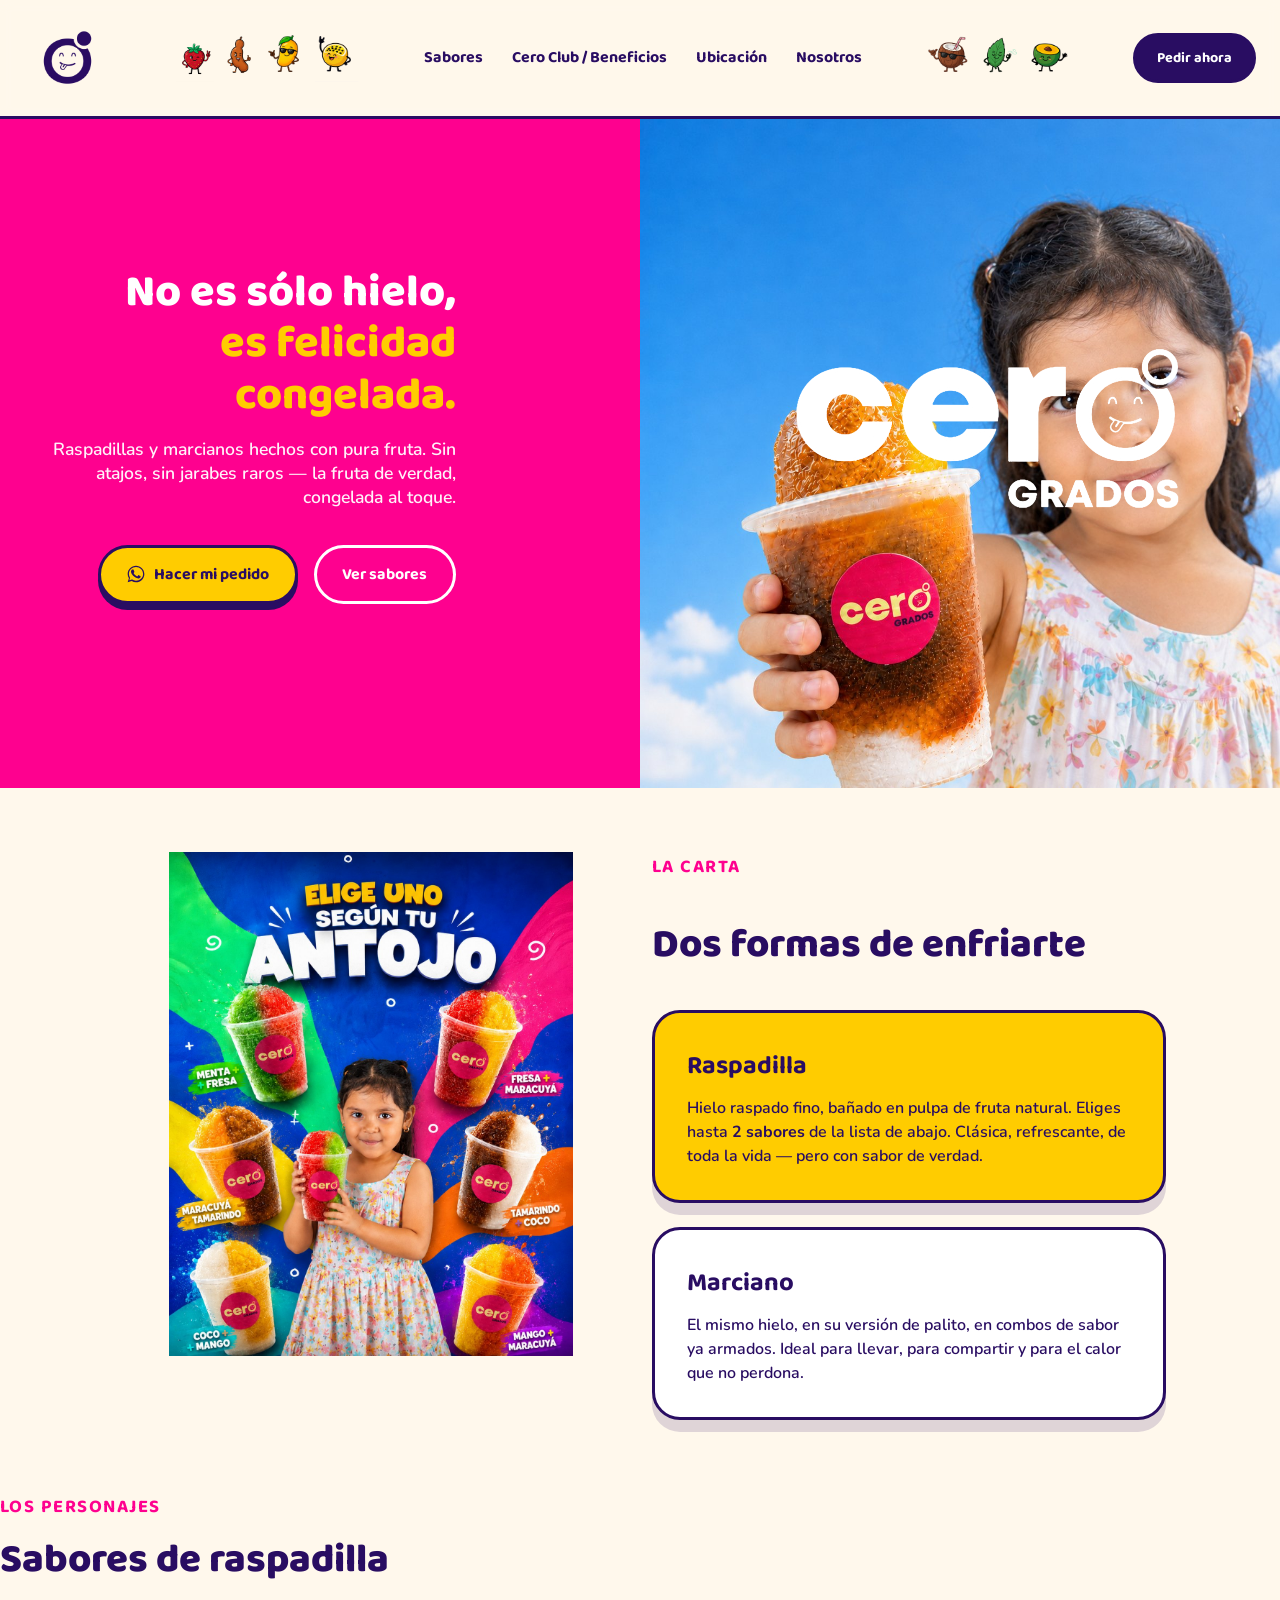
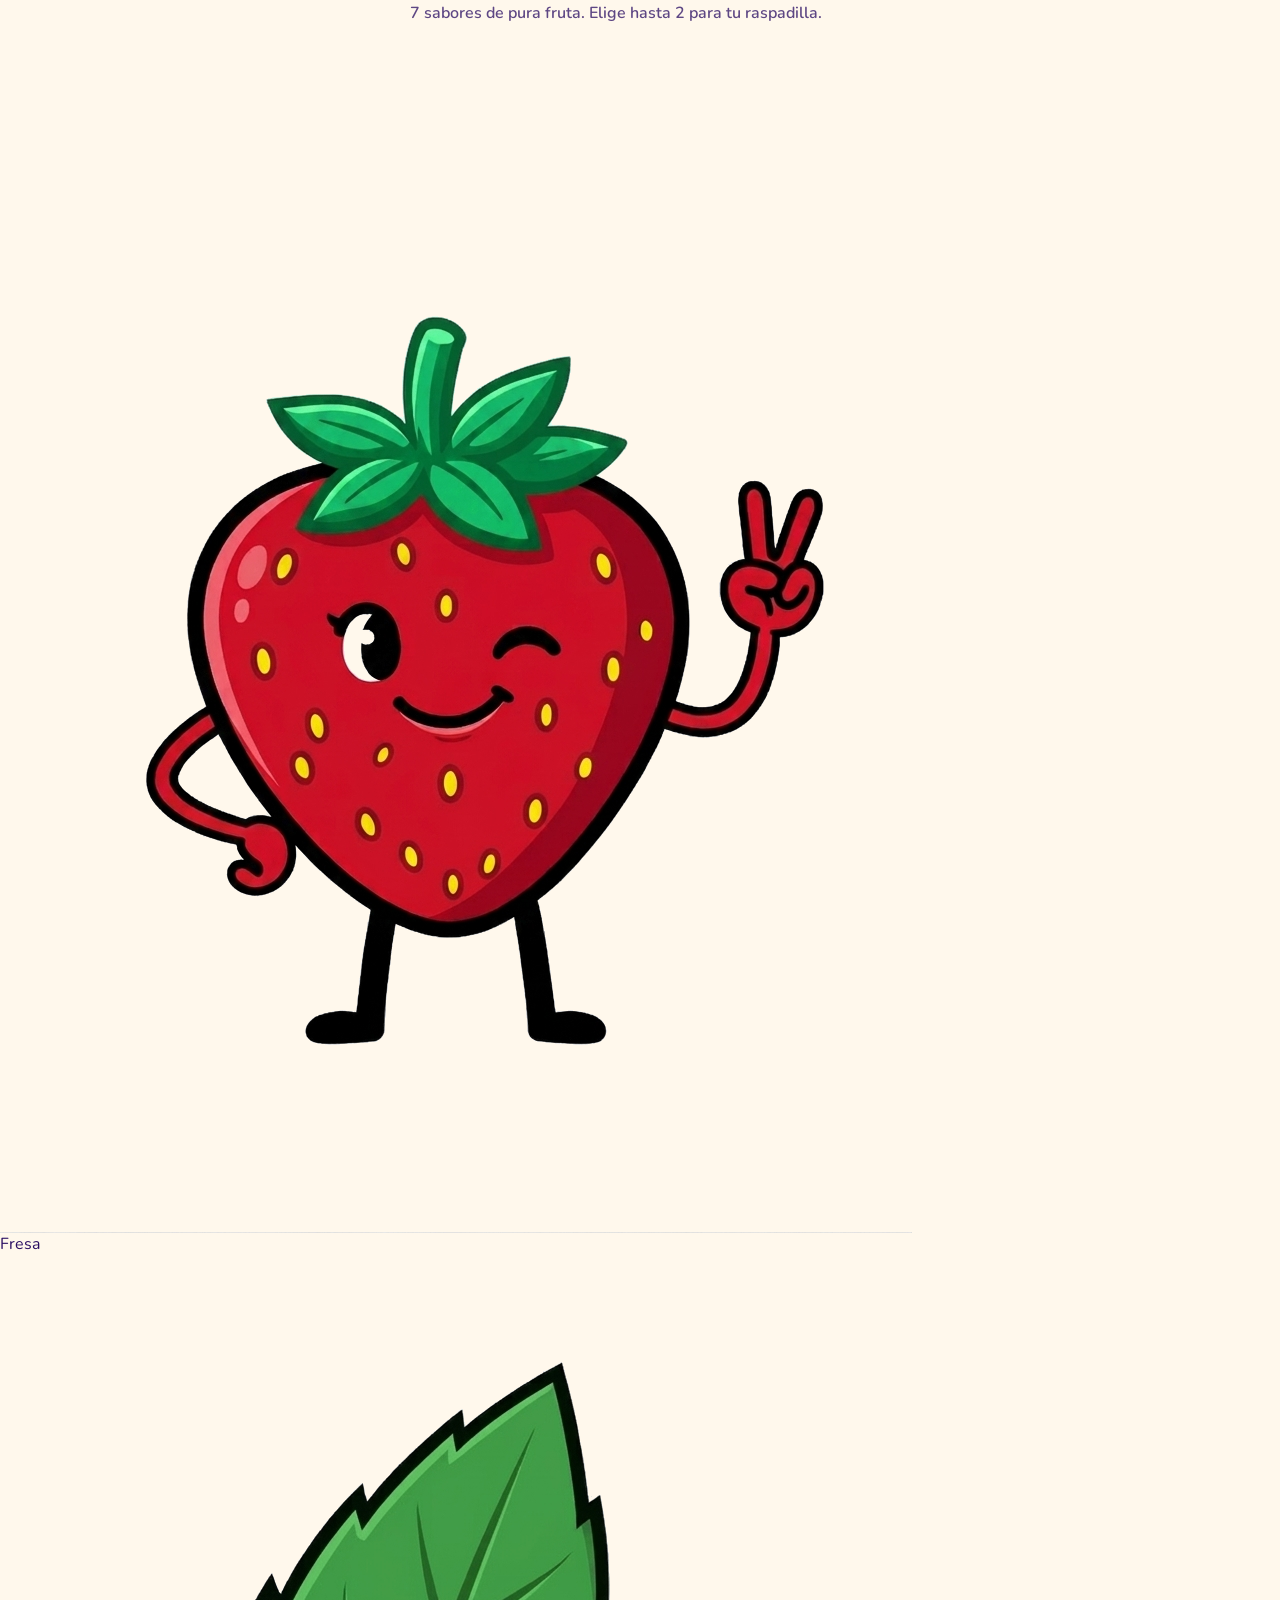
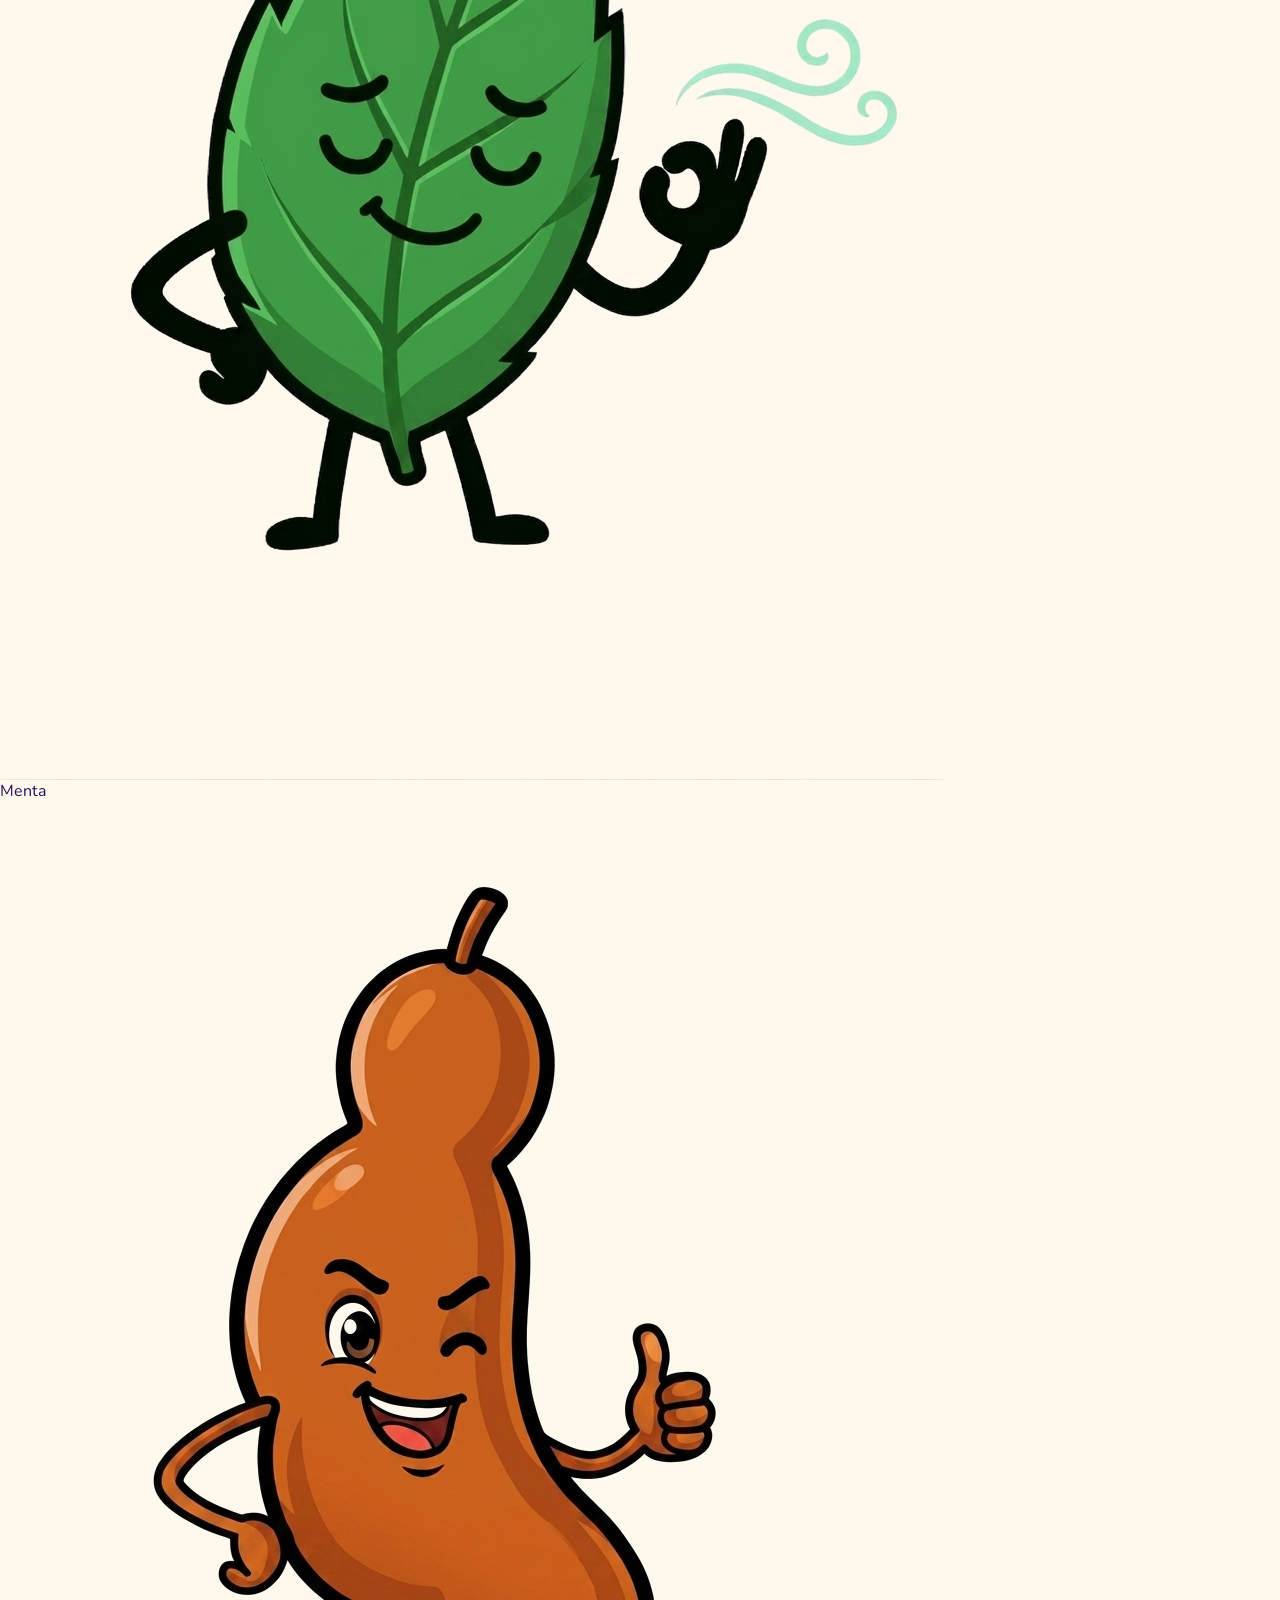
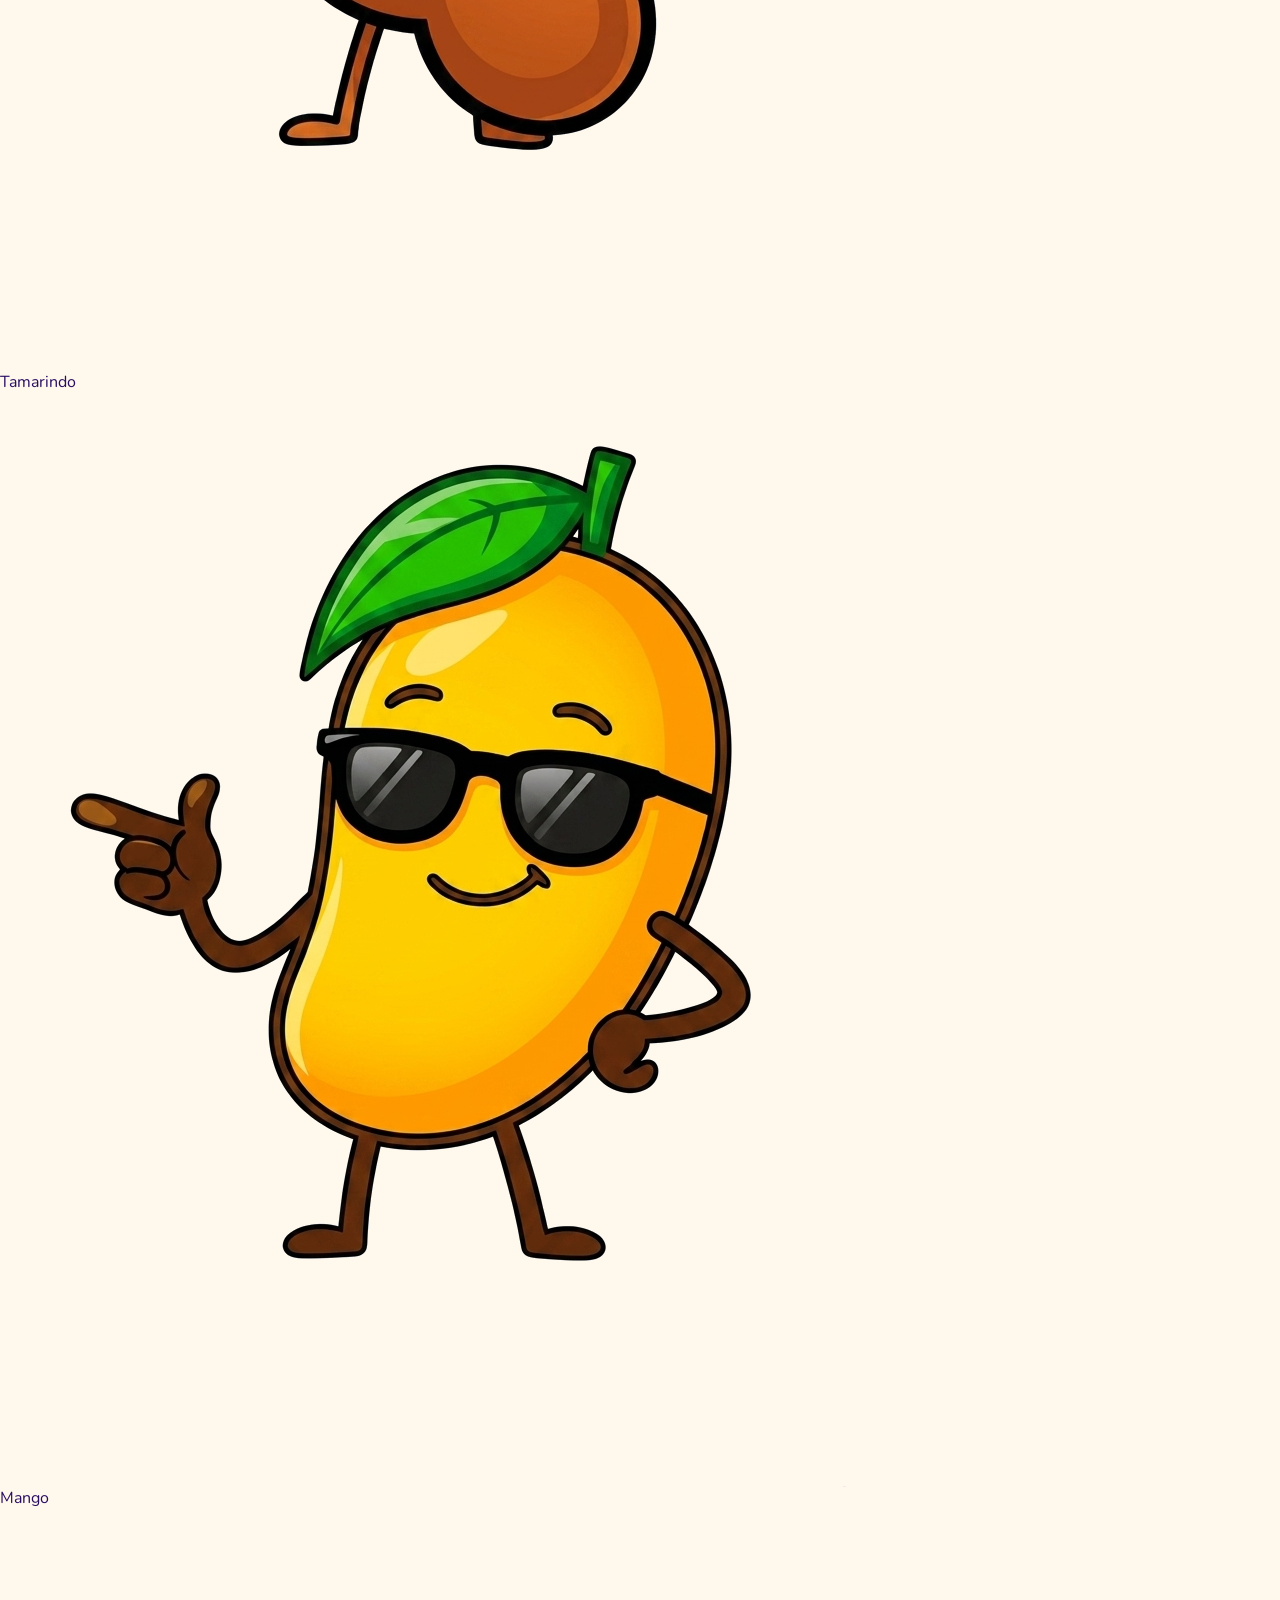
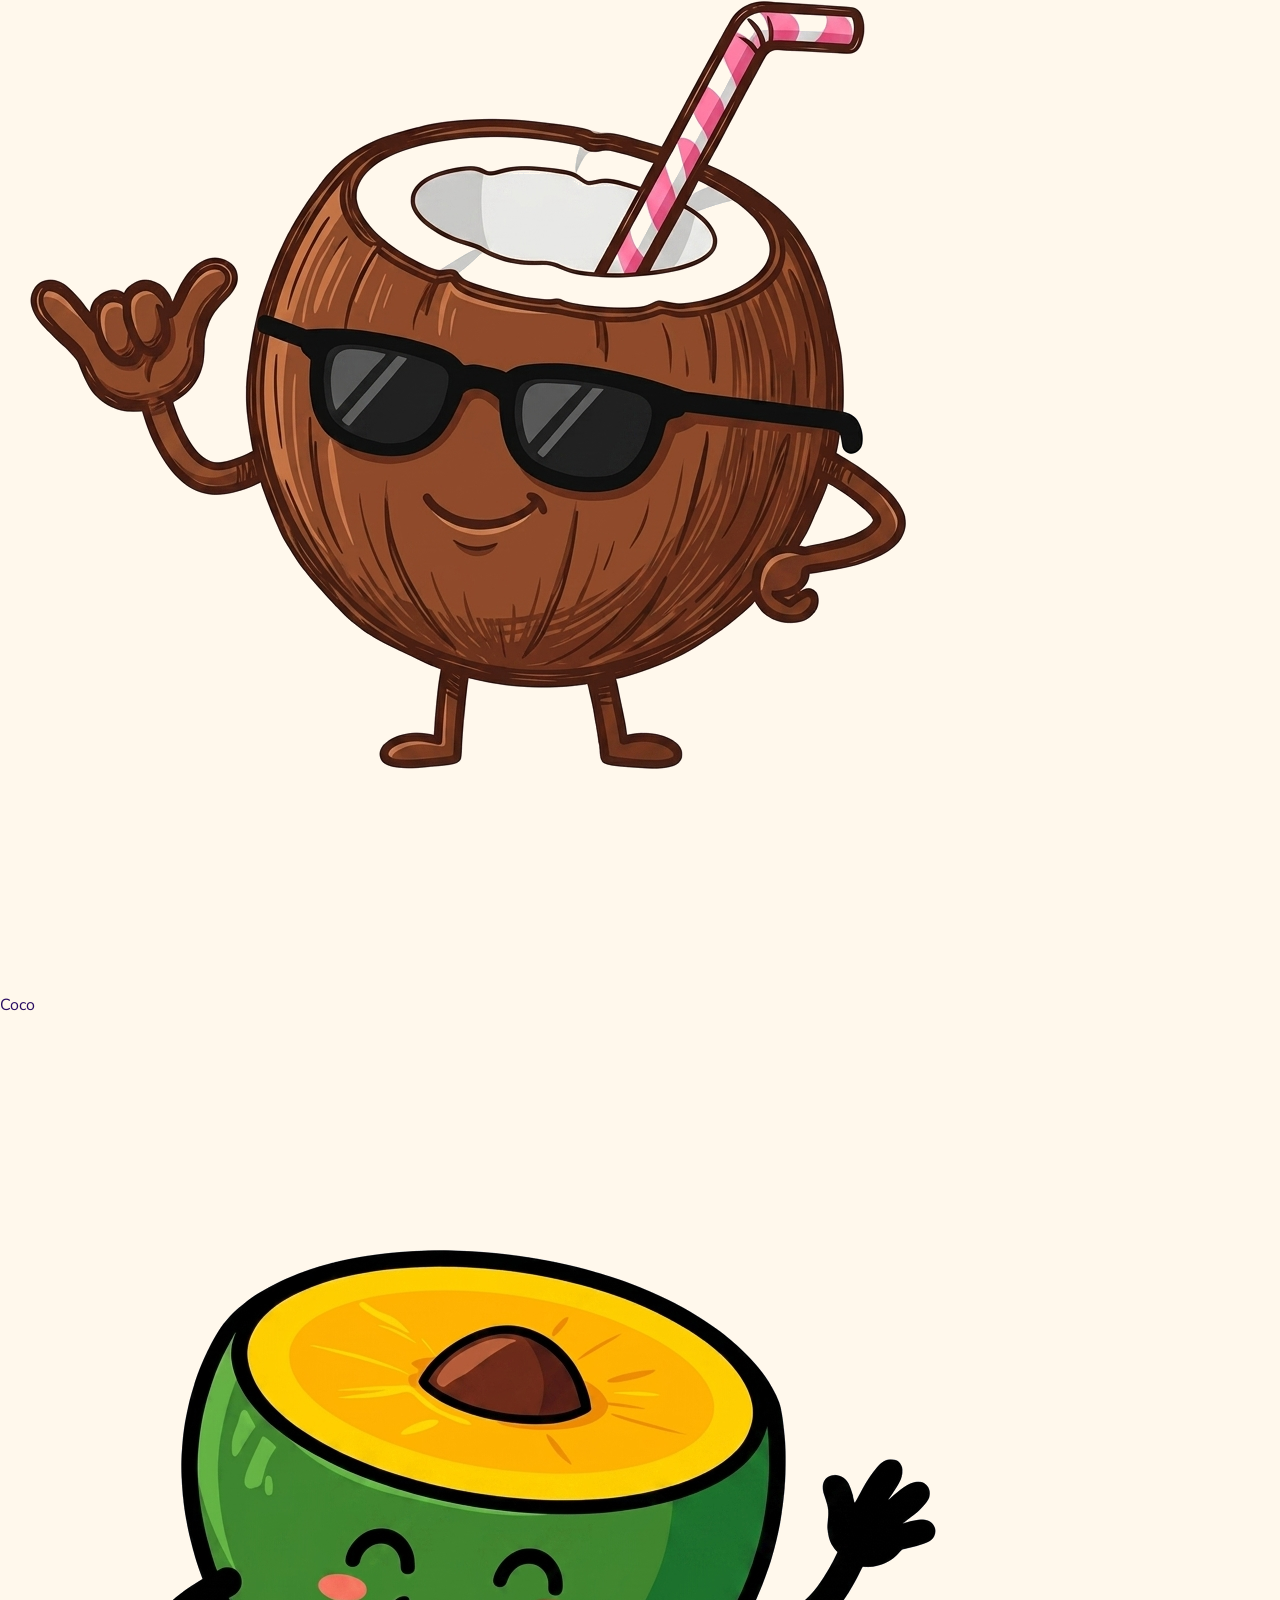
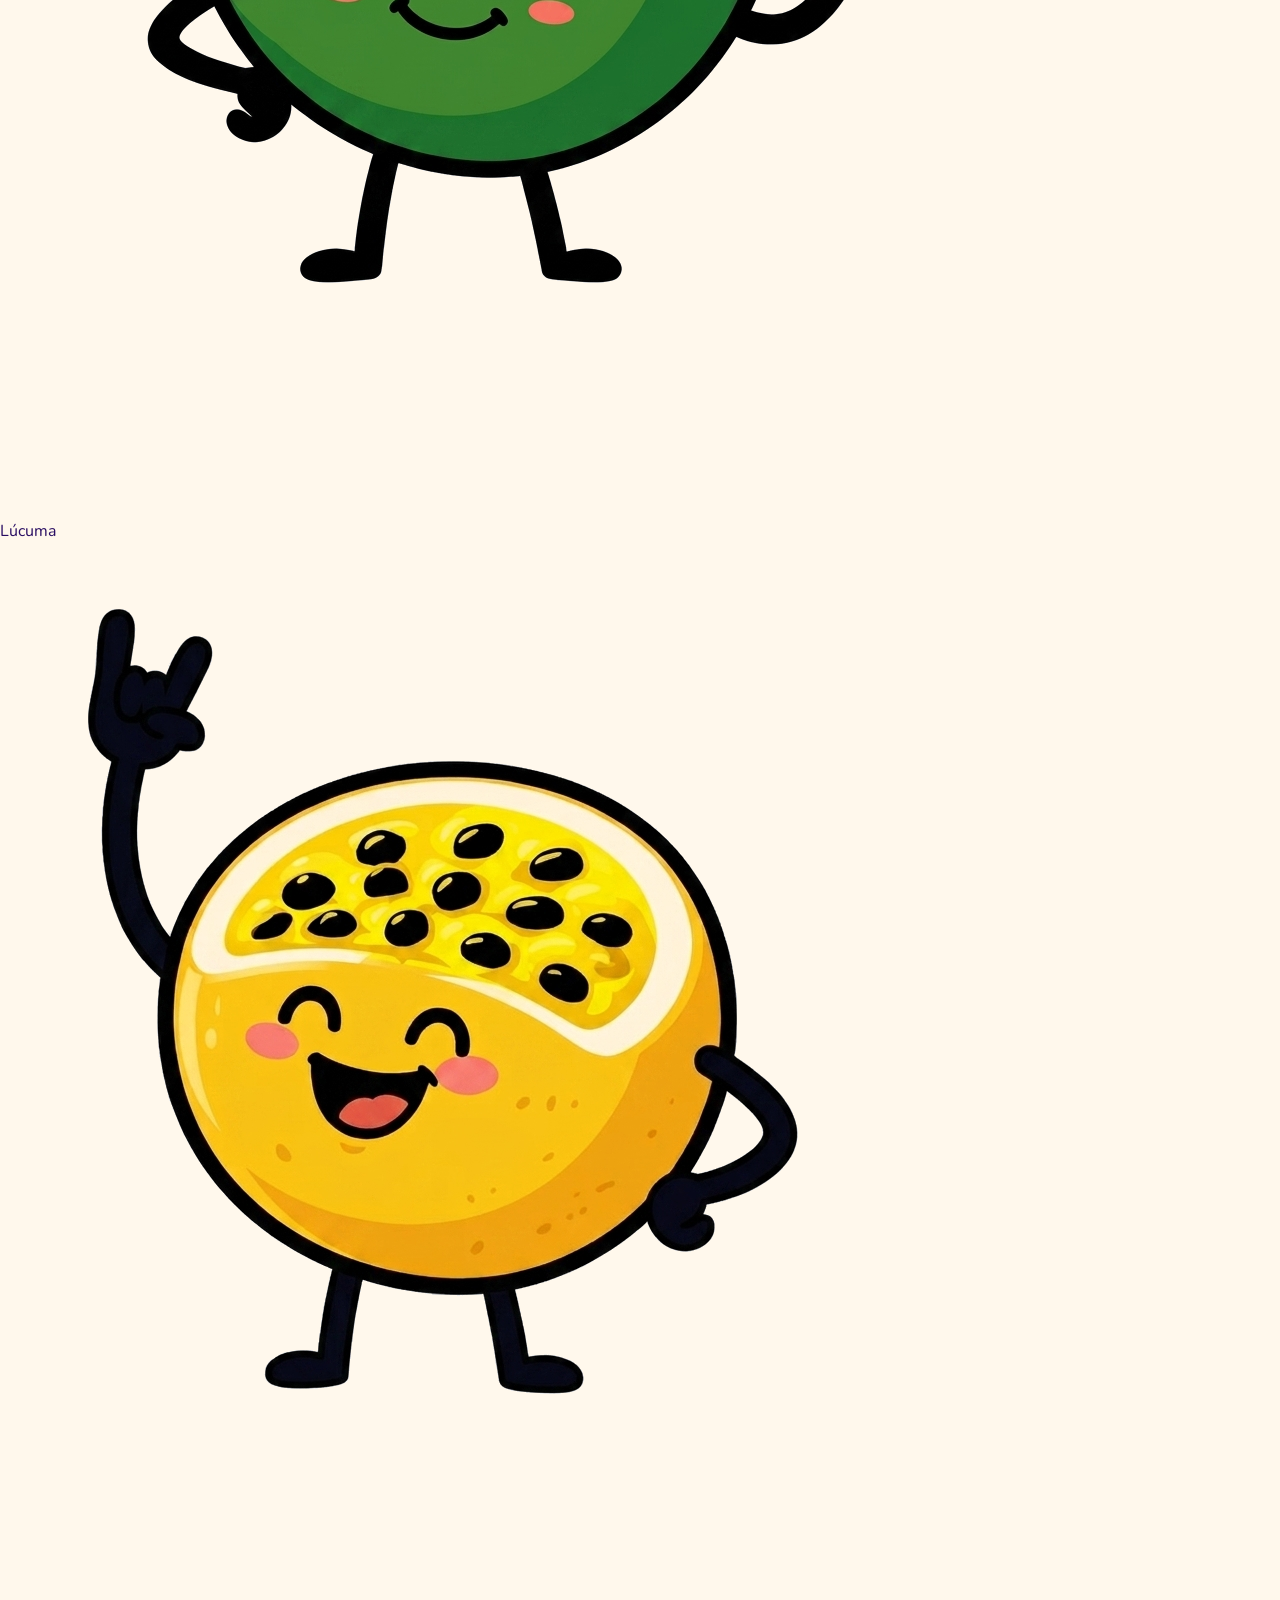
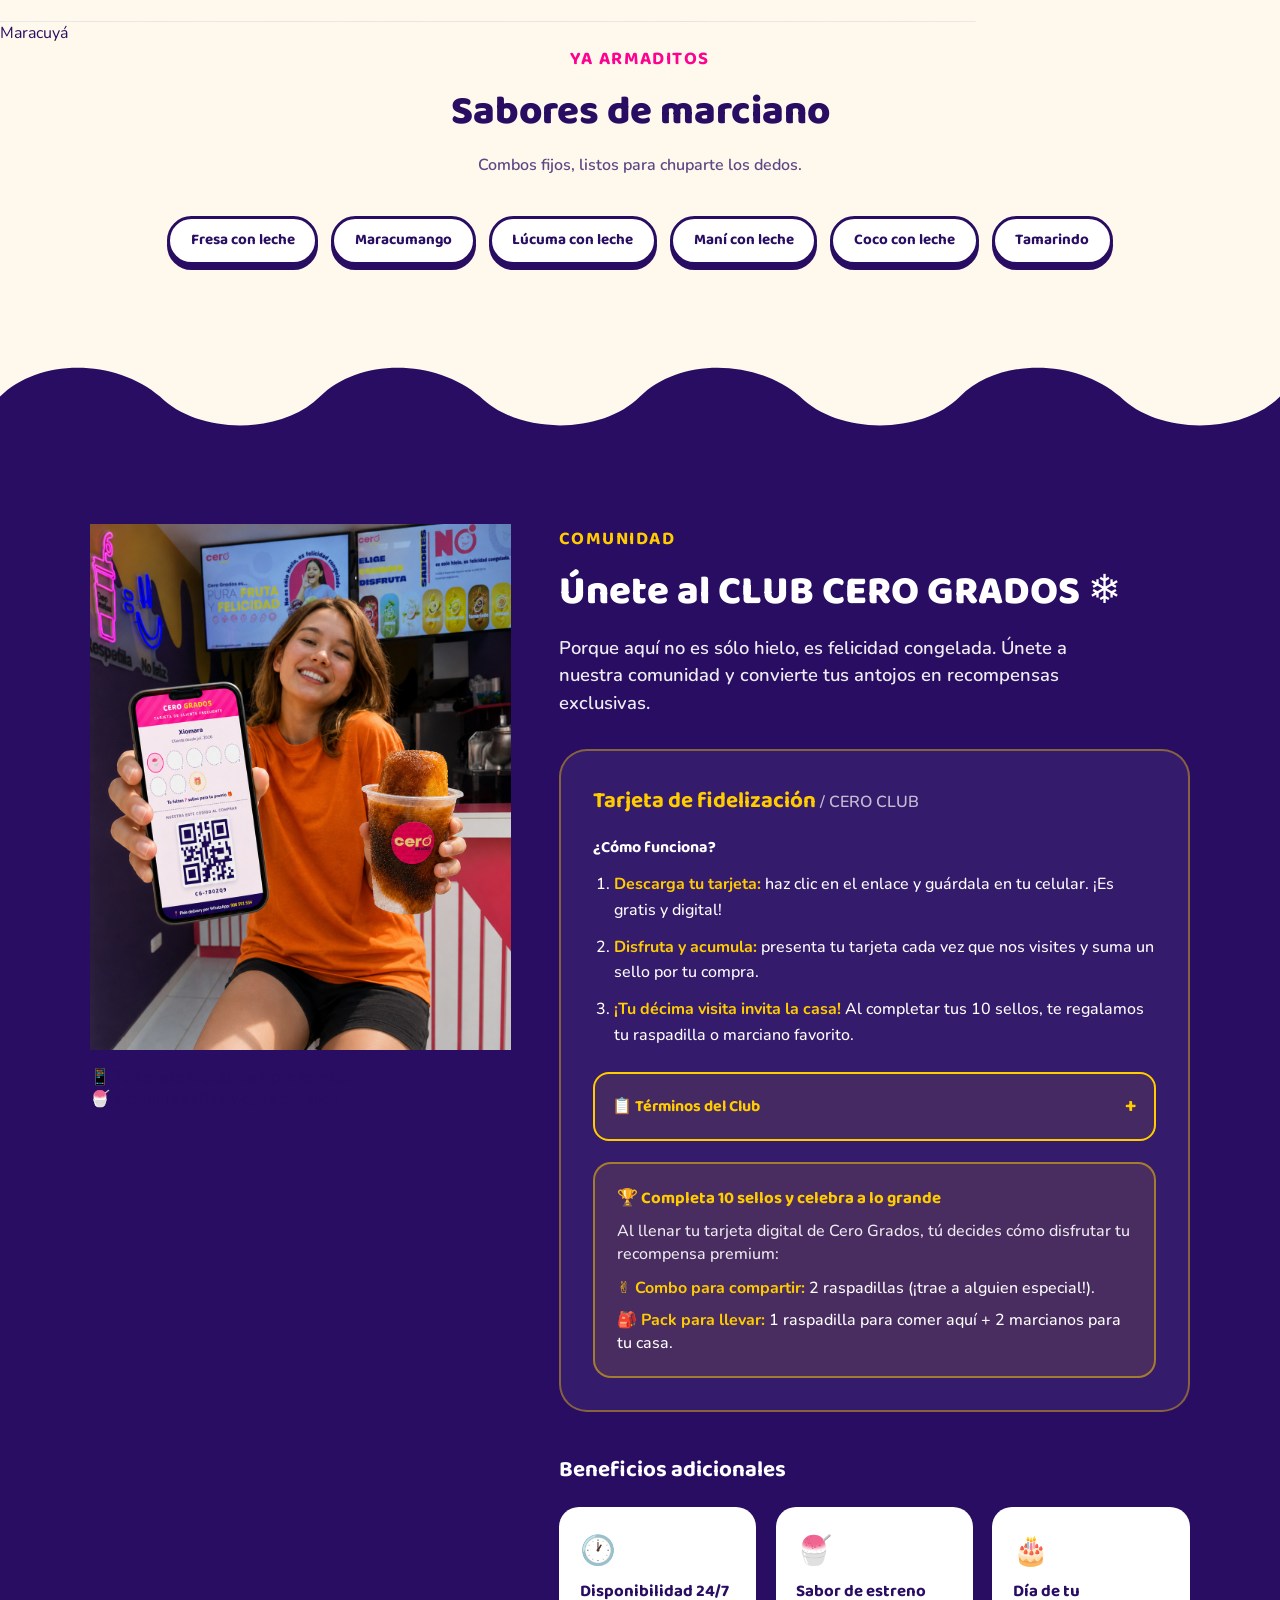
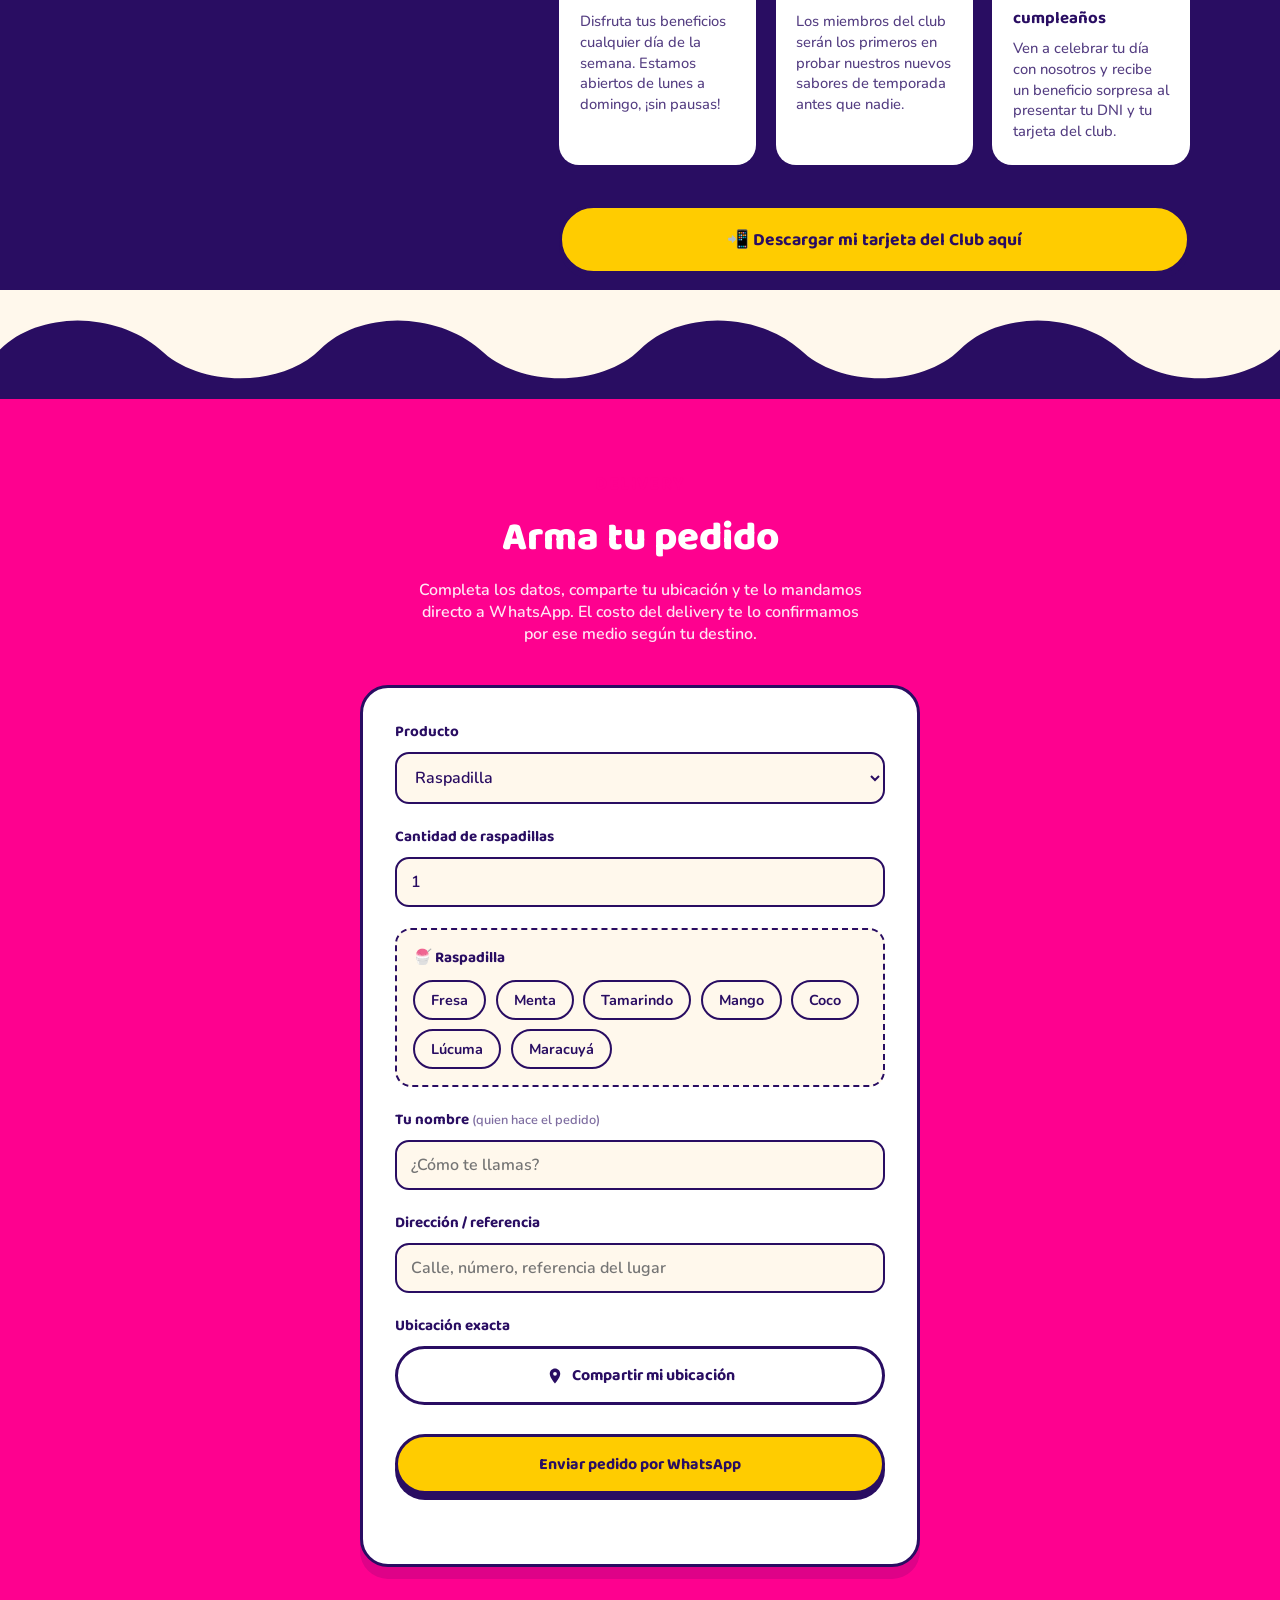
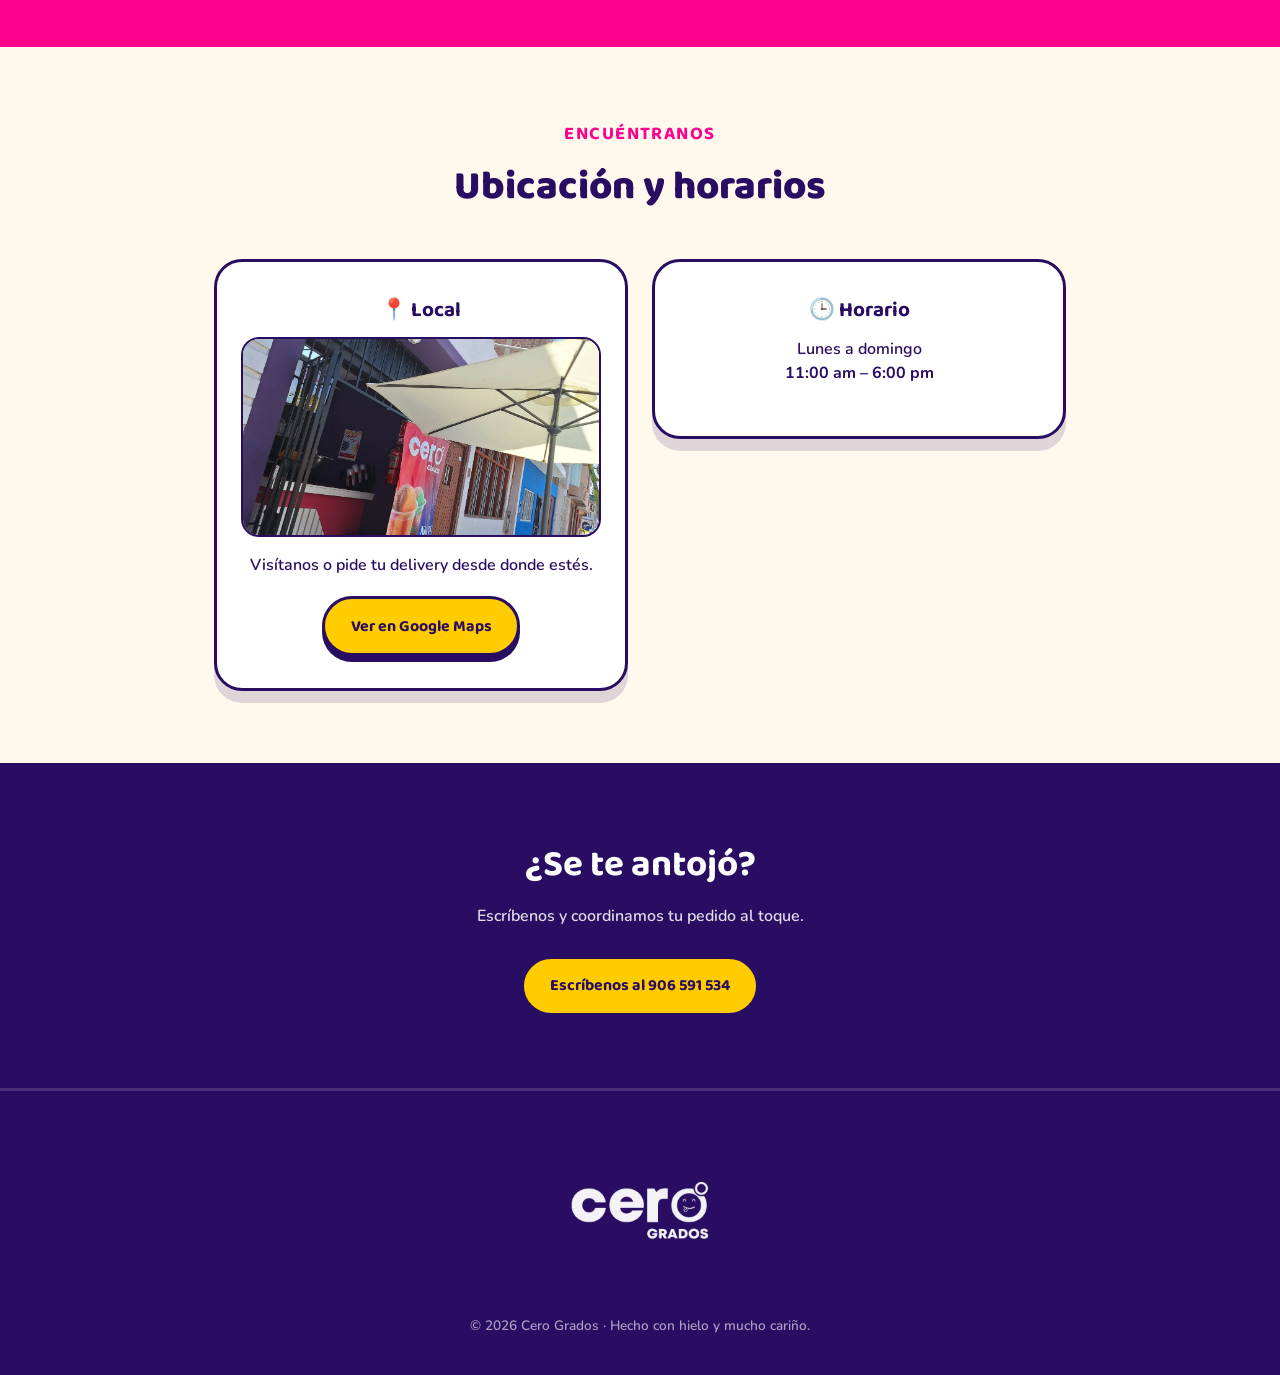
<file: index_cero_grados_club_actualizado.html>
<!DOCTYPE html>
<html lang="es-PE">
<head>
<meta charset="UTF-8">
<meta name="viewport" content="width=device-width, initial-scale=1.0">
<title>CERO GRADOS · Raspadillas y marcianos de pura fruta</title>
<meta name="description" content="CERO GRADOS — Raspadillas y marcianos de pura fruta. No es sólo hielo, es felicidad congelada.">
<link rel="preconnect" href="https://fonts.googleapis.com">
<link rel="preconnect" href="https://fonts.gstatic.com" crossorigin>
<link href="https://fonts.googleapis.com/css2?family=Baloo+2:wght@500;700;800&family=Nunito:wght@400;600;700;800&display=swap" rel="stylesheet">
<link rel="stylesheet" href="style.css">
<link rel="icon" type="image/png" href="assets/isotipo.png">
</head>
<body>

<header class="nav">
  <a href="#top" class="nav-brand">
    <img src="assets/isotipo.png" alt="Cero Grados" class="nav-logo">
  </a>
  <div class="nav-mascots">
    <img src="assets/fresa_t.png" alt="">
    <img src="assets/tamarindo_t.png" alt="">
    <img src="assets/mango_t.png" alt="">
    <img src="assets/maracuya_t.png" alt="">
  </div>
  <nav class="nav-links">
    <a href="#sabores">Sabores</a>
    <a href="#club" class="nav-club">Cero Club / Beneficios</a>
    <a href="#ubicacion">Ubicación</a>
    <a href="#nosotros">Nosotros</a>
  </nav>
  <div class="nav-mascots">
    <img src="assets/coco_t.png" alt="">
    <img src="assets/menta_t.png" alt="">
    <img src="assets/lucuma_t.png" alt="">
  </div>
  <a href="#pedido" class="btn btn-nav">Pedir ahora</a>
</header>

<main id="top">

  <!-- HERO -->
  <section class="hero">
    <img src="assets/hero_side.jpg" alt="" class="hero-side-img" aria-hidden="true">
    <div class="hero-inner">
      <div class="hero-text">
        <p class="hero-slogan">No es sólo hielo,<br><span>es felicidad congelada.</span></p>
        <p class="hero-sub">Raspadillas y marcianos hechos con pura fruta. Sin atajos, sin jarabes raros — la fruta de verdad, congelada al toque.</p>
        <div class="hero-ctas">
          <a href="#pedido" class="btn btn-primary">
            <svg viewBox="0 0 24 24" width="20" height="20" fill="currentColor" aria-hidden="true"><path d="M17.5 14.4c-.3-.1-1.7-.9-2-1-.3-.1-.5-.1-.7.1-.2.3-.8 1-.9 1.2-.2.2-.3.2-.6.1-.3-.1-1.3-.5-2.4-1.5-.9-.8-1.5-1.8-1.7-2.1-.2-.3 0-.5.1-.6.1-.1.3-.3.4-.5.1-.1.2-.3.3-.4.1-.2 0-.4 0-.5-.1-.1-.7-1.6-.9-2.2-.2-.5-.5-.5-.7-.5h-.6c-.2 0-.5.1-.8.4-.3.3-1 1-1 2.4s1 2.8 1.2 3c.1.2 2 3 4.8 4.3.7.3 1.2.5 1.6.6.7.2 1.3.2 1.8.1.5-.1 1.7-.7 1.9-1.4.2-.7.2-1.2.2-1.4-.1-.1-.3-.2-.6-.3z"/><path d="M12 2C6.5 2 2 6.5 2 12c0 1.9.5 3.6 1.5 5.2L2 22l4.9-1.5C8.4 21.5 10.1 22 12 22c5.5 0 10-4.5 10-10S17.5 2 12 2zm0 18c-1.7 0-3.3-.5-4.6-1.3l-.3-.2-3.1.9.9-3-.2-.3C3.9 14.7 3.5 13.4 3.5 12 3.5 7.3 7.3 3.5 12 3.5S20.5 7.3 20.5 12 16.7 20 12 20z"/></svg>
            Hacer mi pedido
          </a>
          <a href="#sabores" class="btn btn-ghost">Ver sabores</a>
        </div>
      </div>
      <img src="assets/logo_blanco.png" alt="Cero Grados — helados de raspadilla" class="hero-logo">
    </div>
  </section>

  <div class="wave-wrap" aria-hidden="true">
    <div class="drip-backing"></div>
    <div class="drip-mid"></div>
  </div>

  <!-- PRODUCTOS -->
  <section id="productos" class="productos">
    <div class="producto-layout">
      <img src="assets/raspadilla_promo.jpg" alt="Raspadillas Cero Grados" class="producto-imagen">
      <div class="producto-cards">
        <p class="eyebrow">La carta</p>
        <h2 class="section-title">Dos formas de enfriarte</h2>
        <article class="producto-card card-raspadilla">
          <h3>Raspadilla</h3>
          <p>Hielo raspado fino, bañado en pulpa de fruta natural. Eliges hasta <strong>2 sabores</strong> de la lista de abajo. Clásica, refrescante, de toda la vida — pero con sabor de verdad.</p>
        </article>
        <article class="producto-card card-marciano">
          <h3>Marciano</h3>
          <p>El mismo hielo, en su versión de palito, en combos de sabor ya armados. Ideal para llevar, para compartir y para el calor que no perdona.</p>
        </article>
      </div>
    </div>
  </section>

  <!-- SABORES RASPADILLA -->
  <section id="sabores" class="sabores">
    <p class="eyebrow">Los personajes</p>
    <h2 class="section-title">Sabores de raspadilla</h2>
    <p class="section-sub">7 sabores de pura fruta. Elige hasta 2 para tu raspadilla.</p>

    <div class="sabor-grid">
      <div class="sabor-card">
        <img src="assets/fresa_t.png" alt="Fresa">
        <span>Fresa</span>
      </div>
      <div class="sabor-card">
        <img src="assets/menta_t.png" alt="Menta">
        <span>Menta</span>
      </div>
      <div class="sabor-card">
        <img src="assets/tamarindo_t.png" alt="Tamarindo">
        <span>Tamarindo</span>
      </div>
      <div class="sabor-card">
        <img src="assets/mango_t.png" alt="Mango">
        <span>Mango</span>
      </div>
      <div class="sabor-card">
        <img src="assets/coco_t.png" alt="Coco">
        <span>Coco</span>
      </div>
      <div class="sabor-card">
        <img src="assets/lucuma_t.png" alt="Lúcuma">
        <span>Lúcuma</span>
      </div>
      <div class="sabor-card">
        <img src="assets/maracuya_t.png" alt="Maracuyá">
        <span>Maracuyá</span>
      </div>
    </div>
  </section>

  <!-- SABORES MARCIANO -->
  <section class="marcianos">
    <p class="eyebrow">Ya armaditos</p>
    <h2 class="section-title">Sabores de marciano</h2>
    <p class="section-sub">Combos fijos, listos para chuparte los dedos.</p>
    <ul class="marciano-list">
      <li>Fresa con leche</li>
      <li>Maracumango</li>
      <li>Lúcuma con leche</li>
      <li>Maní con leche</li>
      <li>Coco con leche</li>
      <li>Tamarindo</li>
    </ul>
  </section>

  <div class="drip-standalone flip" aria-hidden="true"></div>

  <!-- CERO CLUB -->
  <section id="club" class="club">
    <div class="club-inner">
      <div class="club-media">
        <img 
          src="assets/cero-club.jpg" 
          alt="Cliente usando la tarjeta Cero Club"
          class="club-photo"
        >
        <p class="club-photo-caption">
          📱 Tu tarjeta digital siempre contigo
          <br>
          🍧 Acumula sellos y gana premios
        </p>
      </div>

      <div class="club-content">
        <p class="eyebrow light">Comunidad</p>
        <h2 class="section-title light">Únete al CLUB CERO GRADOS ❄️</h2>
        <p class="club-intro">Porque aquí no es sólo hielo, es felicidad congelada. Únete a nuestra comunidad y convierte tus antojos en recompensas exclusivas.</p>

        <div class="club-card">
          <h3>Tarjeta de fidelización <span>/ CERO CLUB</span></h3>
          <p class="club-subhead">¿Cómo funciona?</p>
          <ol class="club-steps">
            <li><strong>Descarga tu tarjeta:</strong> haz clic en el enlace y guárdala en tu celular. ¡Es gratis y digital!</li>
            <li><strong>Disfruta y acumula:</strong> presenta tu tarjeta cada vez que nos visites y suma un sello por tu compra.</li>
            <li><strong>¡Tu décima visita invita la casa!</strong> Al completar tus 10 sellos, te regalamos tu raspadilla o marciano favorito.</li>
          </ol>

          <details class="club-terms">
            <summary>📋 Términos del Club</summary>
            <p>Se otorgará 1 sello por cada S/ 5.00 de compra (o por cada raspadilla comprada). Válido para consumos en el local y para llevar.</p>
          </details>

          <div class="club-reward">
            <h4>🏆 Completa 10 sellos y celebra a lo grande</h4>
            <p>Al llenar tu tarjeta digital de Cero Grados, tú decides cómo disfrutar tu recompensa premium:</p>
            <ul>
              <li><strong>✌️ Combo para compartir:</strong> 2 raspadillas (¡trae a alguien especial!).</li>
              <li><strong>🎒 Pack para llevar:</strong> 1 raspadilla para comer aquí + 2 marcianos para tu casa.</li>
            </ul>
          </div>
        </div>

        <h3 class="club-benefits-title">Beneficios adicionales</h3>
        <div class="club-benefits">
          <div class="benefit-card">
            <span class="benefit-icon">🕐</span>
            <h4>Disponibilidad 24/7</h4>
            <p>Disfruta tus beneficios cualquier día de la semana. Estamos abiertos de lunes a domingo, ¡sin pausas!</p>
          </div>
          <div class="benefit-card">
            <span class="benefit-icon">🍧</span>
            <h4>Sabor de estreno</h4>
            <p>Los miembros del club serán los primeros en probar nuestros nuevos sabores de temporada antes que nadie.</p>
          </div>
          <div class="benefit-card">
            <span class="benefit-icon">🎂</span>
            <h4>Día de tu cumpleaños</h4>
            <p>Ven a celebrar tu día con nosotros y recibe un beneficio sorpresa al presentar tu DNI y tu tarjeta del club.</p>
          </div>
        </div>

        <a href="https://enriqueromerocerna.github.io/CEROCLUB/" target="_blank" rel="noopener" class="btn btn-primary btn-block club-cta">📲 Descargar mi tarjeta del Club aquí</a>
      </div>
    </div>
  </section>

  <div class="drip-standalone flip" aria-hidden="true"></div>

  <!-- PEDIDO / DELIVERY -->
  <section id="pedido" class="pedido">
    <p class="eyebrow">Delivery</p>
    <h2 class="section-title light">Arma tu pedido</h2>
    <p class="section-sub light">Completa los datos, comparte tu ubicación y te lo mandamos directo a WhatsApp. El costo del delivery te lo confirmamos por ese medio según tu destino.</p>

    <form id="orderForm" class="order-form" novalidate>

      <div class="field">
        <label for="tipo">Producto</label>
        <select id="tipo" name="tipo">
          <option value="Raspadilla">Raspadilla</option>
          <option value="Marciano">Marciano</option>
          <option value="Ambos">Ambos</option>
        </select>
      </div>

      <div class="field-row" id="grupoCantidades">
        <div class="field" id="fieldCantidadRaspadilla">
          <label for="cantidadRaspadilla">Cantidad de raspadillas</label>
          <input type="number" id="cantidadRaspadilla" min="1" value="1">
        </div>
        <div class="field" id="fieldCantidadMarciano" hidden>
          <label for="cantidadMarciano">Cantidad de marcianos</label>
          <input type="number" id="cantidadMarciano" min="1" value="1">
        </div>
      </div>

      <div id="bloquesRaspadilla" class="unit-blocks"></div>
      <div id="bloquesMarciano" class="unit-blocks"></div>

      <div class="field">
        <label for="nombre">Tu nombre <span class="hint">(quien hace el pedido)</span></label>
        <input type="text" id="nombre" placeholder="¿Cómo te llamas?">
      </div>

      <div class="field">
        <label for="referencia">Dirección / referencia</label>
        <input type="text" id="referencia" placeholder="Calle, número, referencia del lugar">
      </div>

      <div class="field">
        <label>Ubicación exacta</label>
        <button type="button" id="btnUbicacion" class="btn btn-outline btn-block">
          <svg viewBox="0 0 24 24" width="18" height="18" fill="currentColor" aria-hidden="true"><path d="M12 2C8.1 2 5 5.1 5 9c0 5.2 7 13 7 13s7-7.8 7-13c0-3.9-3.1-7-7-7zm0 9.5A2.5 2.5 0 1 1 12 6.5a2.5 2.5 0 0 1 0 5z"/></svg>
          Compartir mi ubicación
        </button>
        <p id="ubicacionStatus" class="hint"></p>
      </div>

      <button type="submit" id="btnEnviar" class="btn btn-primary btn-block">Enviar pedido por WhatsApp</button>
      <p id="formError" class="form-error" role="alert"></p>
    </form>
  </section>

  <!-- UBICACIÓN Y HORARIOS -->
  <section id="ubicacion" class="ubicacion">
    <p class="eyebrow">Encuéntranos</p>
    <h2 class="section-title">Ubicación y horarios</h2>

    <div class="ubicacion-grid">
      <div class="info-card">
        <h3>📍 Local</h3>
        <img src="assets/local.jpg" alt="Fachada del local Cero Grados" class="local-photo">
        <p>Visítanos o pide tu delivery desde donde estés.</p>
        <a href="https://maps.app.goo.gl/4QSLEFNCwFCXA7MKA" target="_blank" rel="noopener" class="btn btn-primary">Ver en Google Maps</a>
      </div>
      <div class="info-card">
        <h3>🕒 Horario</h3>
        <p>Lunes a domingo<br><strong>11:00 am – 6:00 pm</strong></p>
      </div>
    </div>
  </section>

  <!-- CTA FINAL -->
  <section id="nosotros" class="cta-final">
    <div class="cta-final-inner">
      <h2>¿Se te antojó?</h2>
      <p>Escríbenos y coordinamos tu pedido al toque.</p>
      <a href="https://wa.me/51906591534?text=Hola%20Cero%20Grados%2C%20quiero%20hacer%20un%20pedido%20%E2%9D%84%EF%B8%8F" class="btn btn-primary" target="_blank" rel="noopener">
        Escríbenos al 906 591 534
      </a>
    </div>
  </section>

</main>

<footer class="footer">
  <img src="assets/logo_blanco.png" alt="Cero Grados" class="footer-logo">
  <p>© <span id="year"></span> Cero Grados · Hecho con hielo y mucho cariño.</p>
</footer>

<script src="script.js"></script>
</body>
</html>
</file>
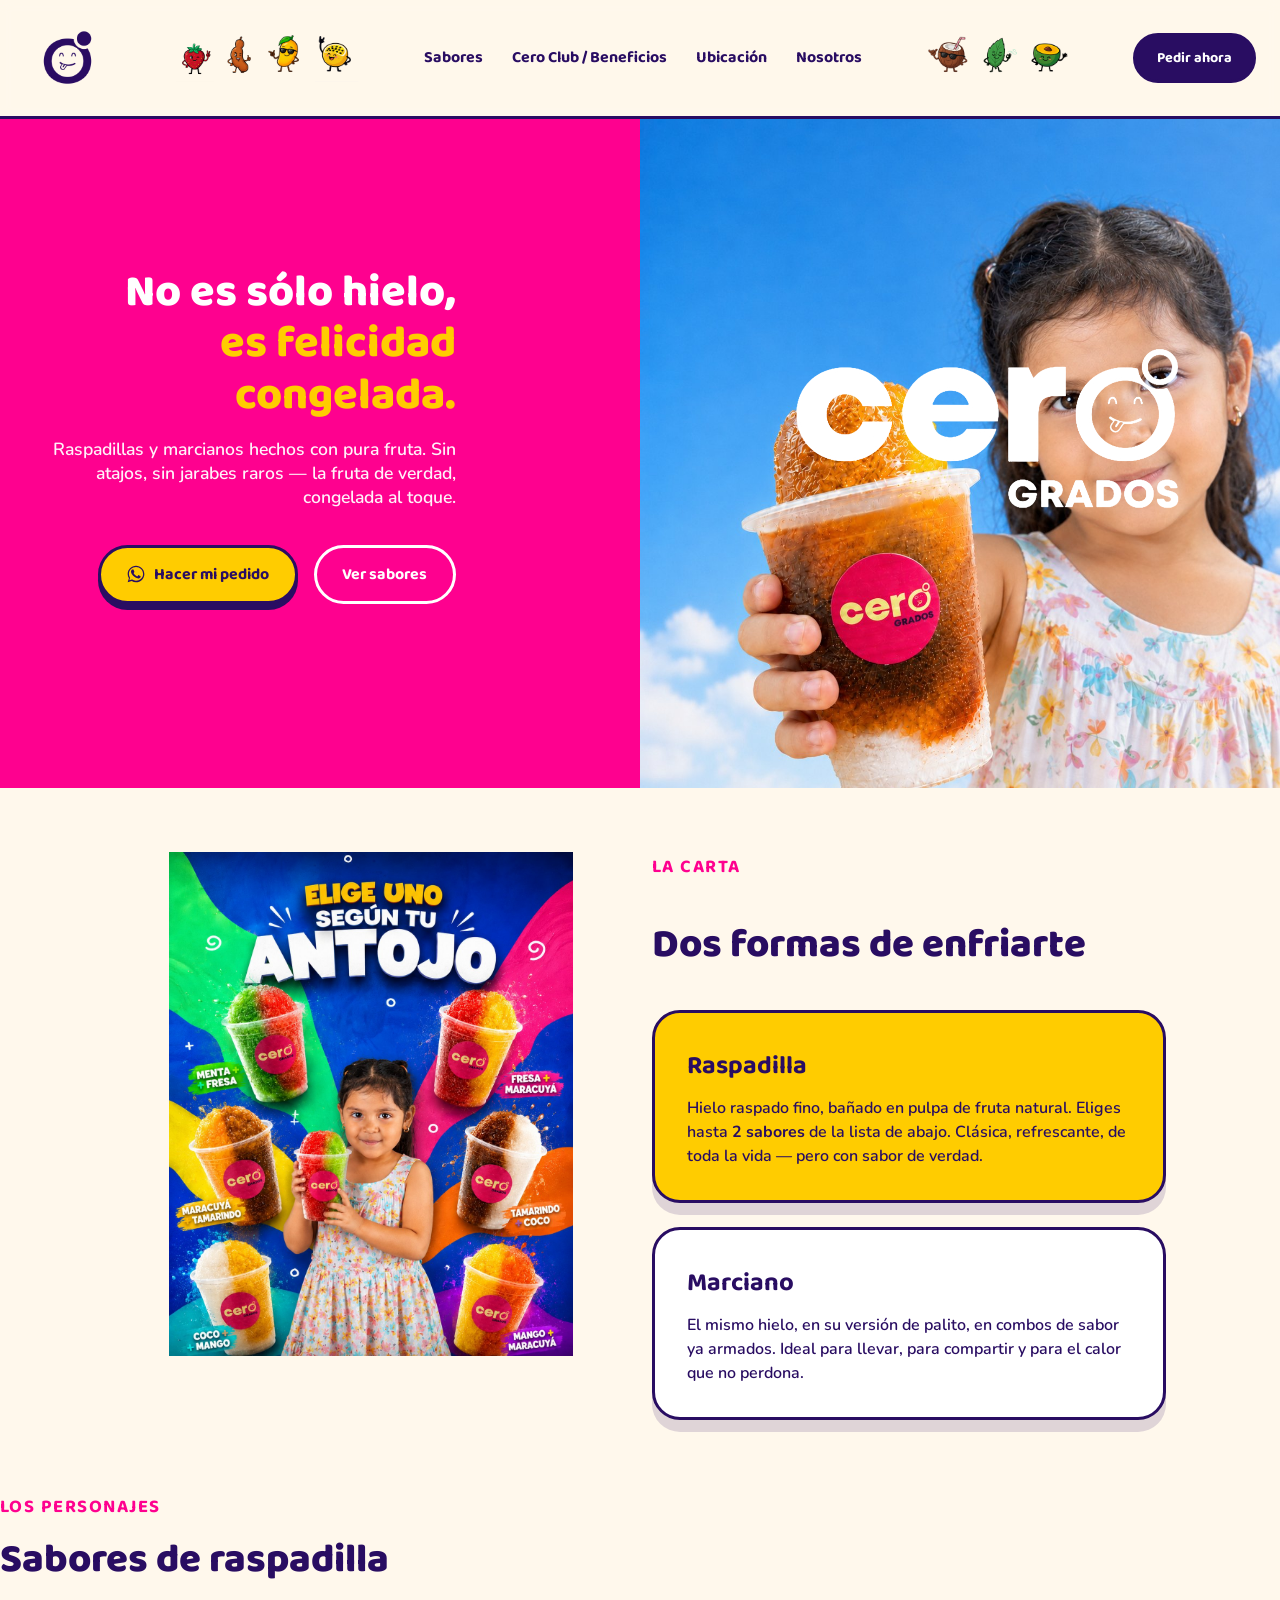
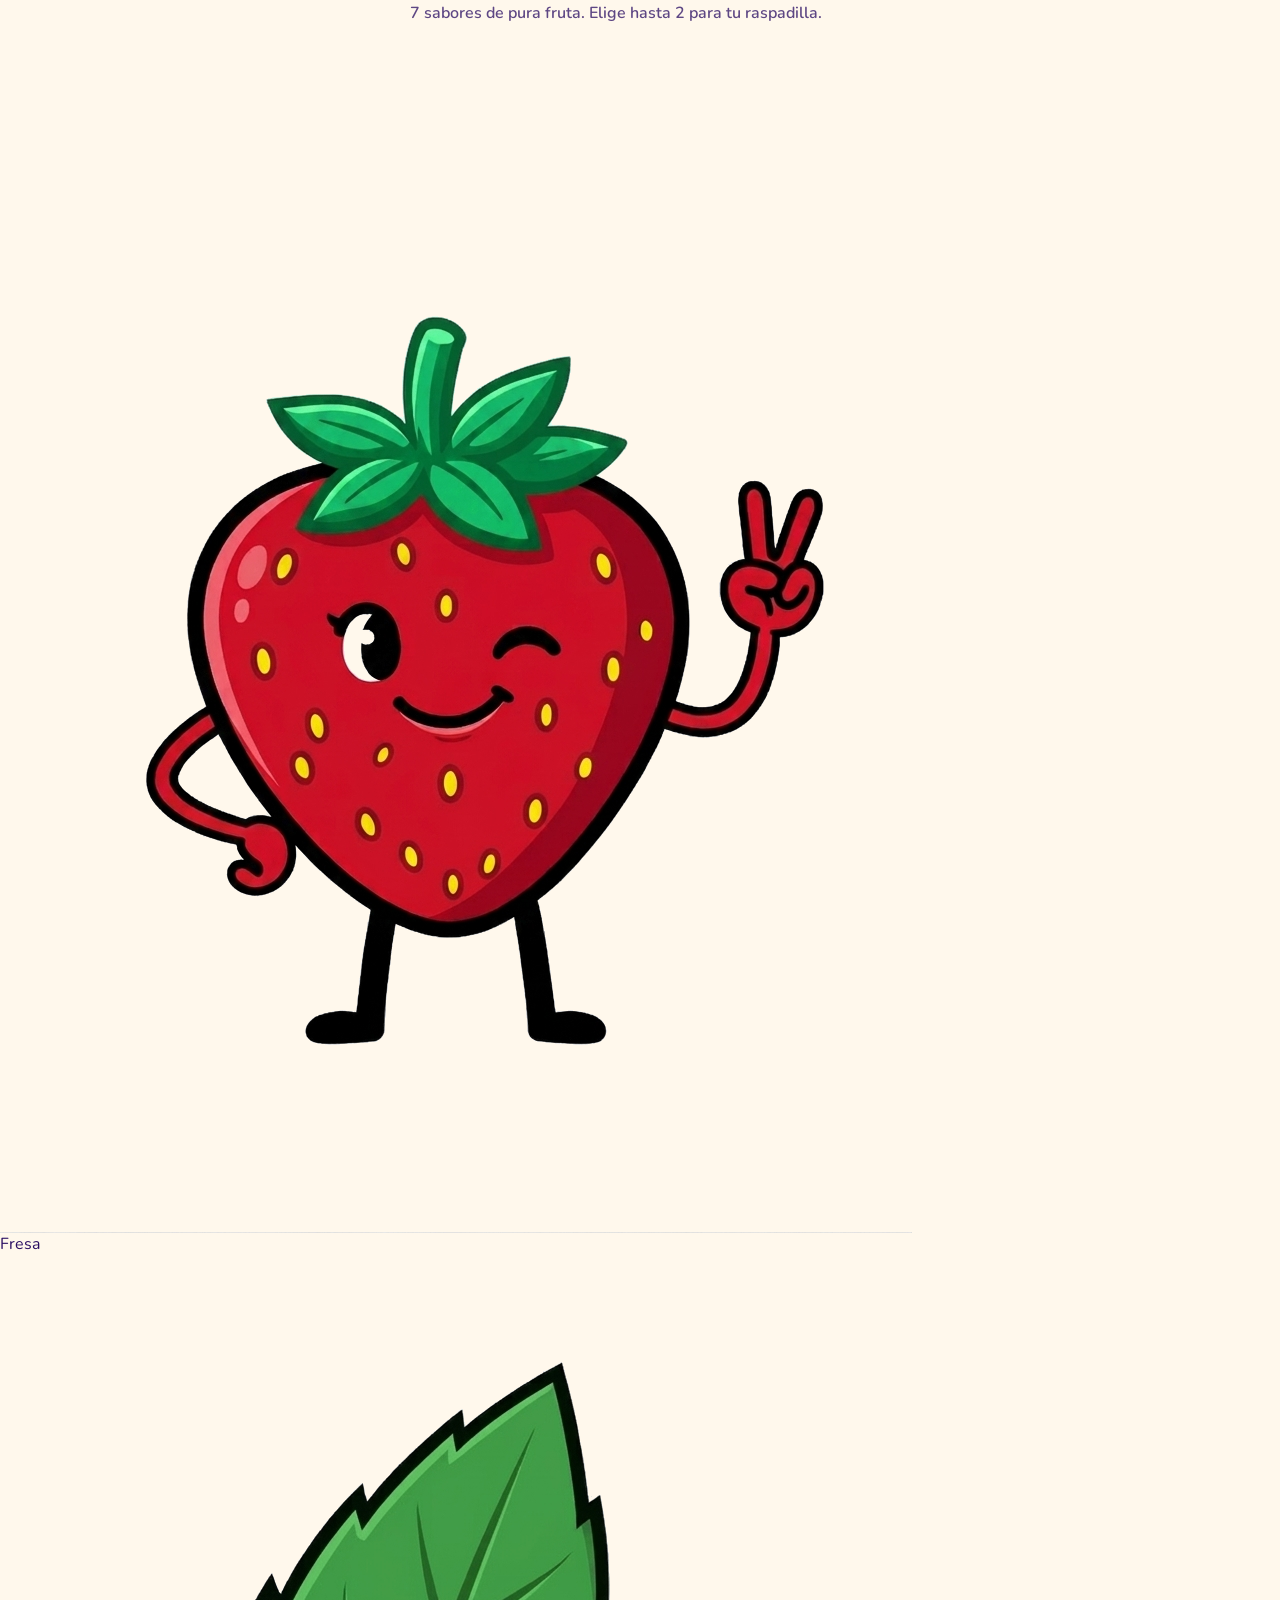
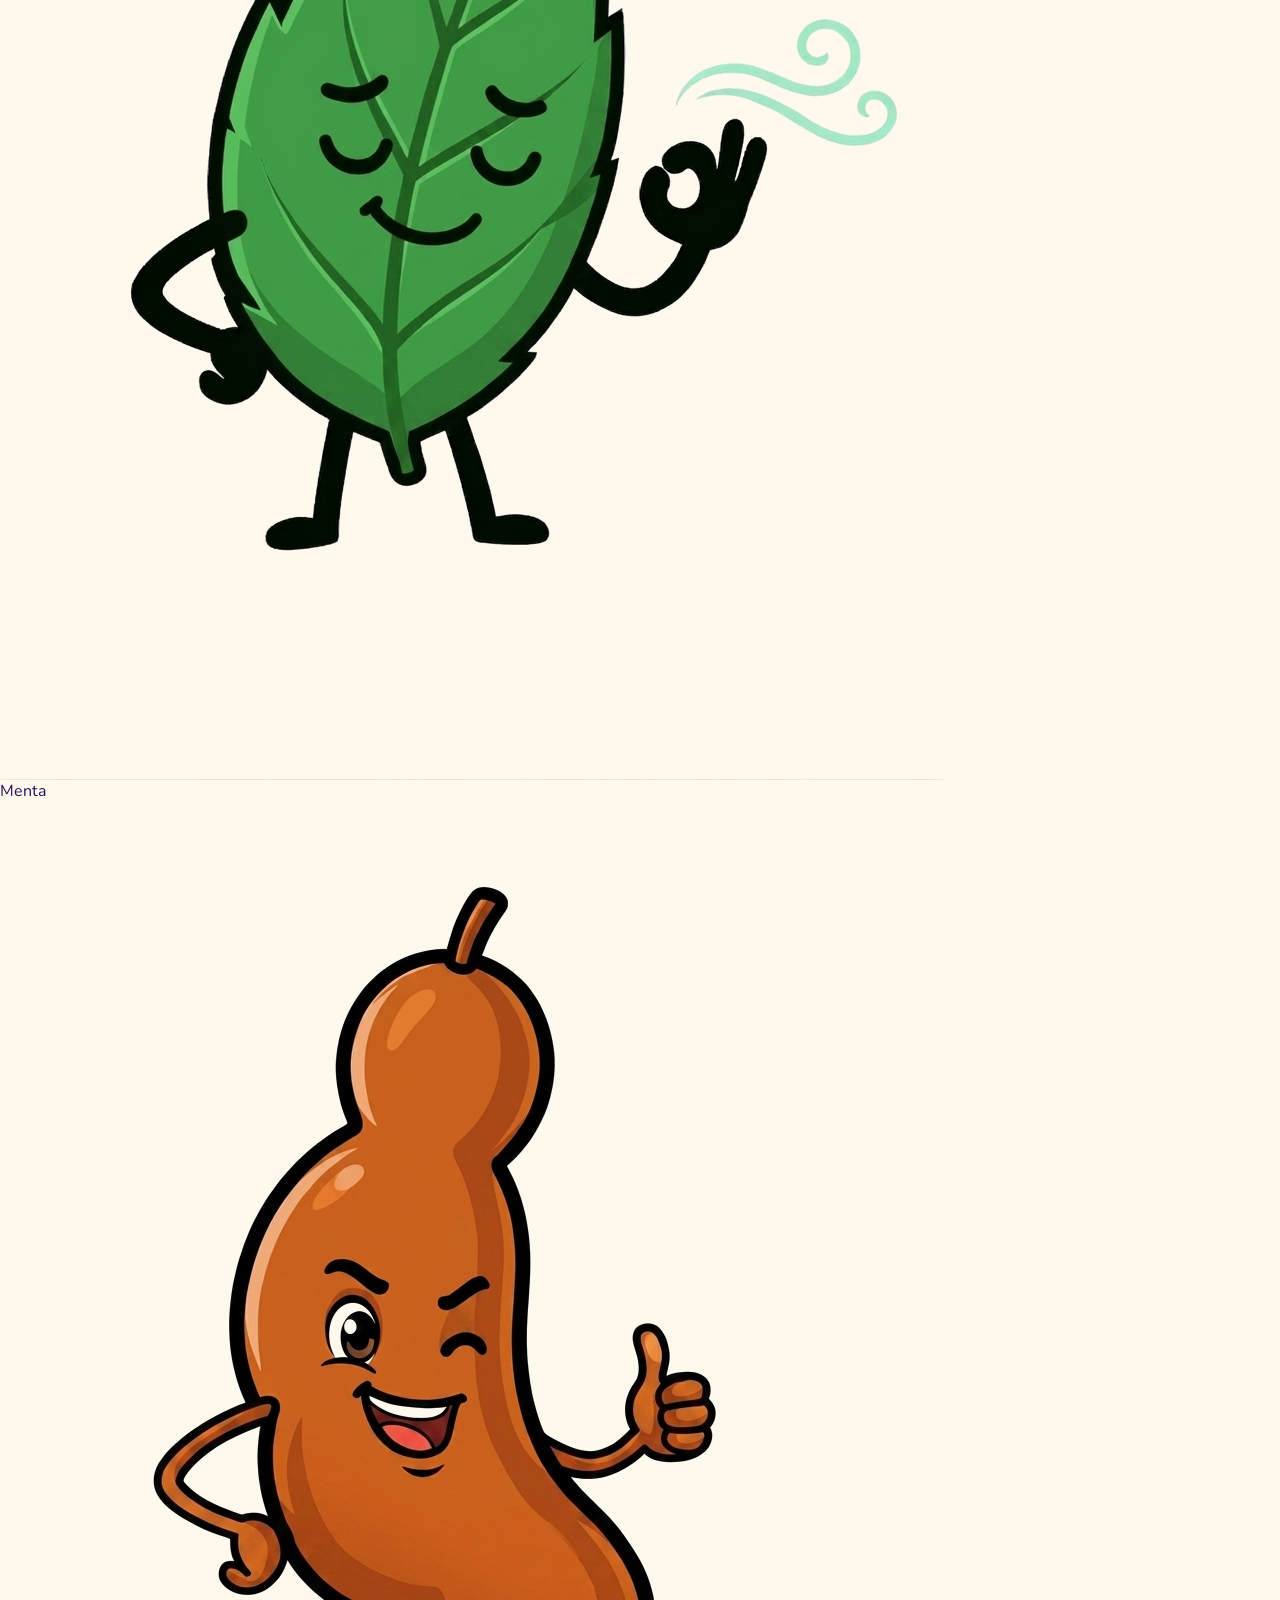
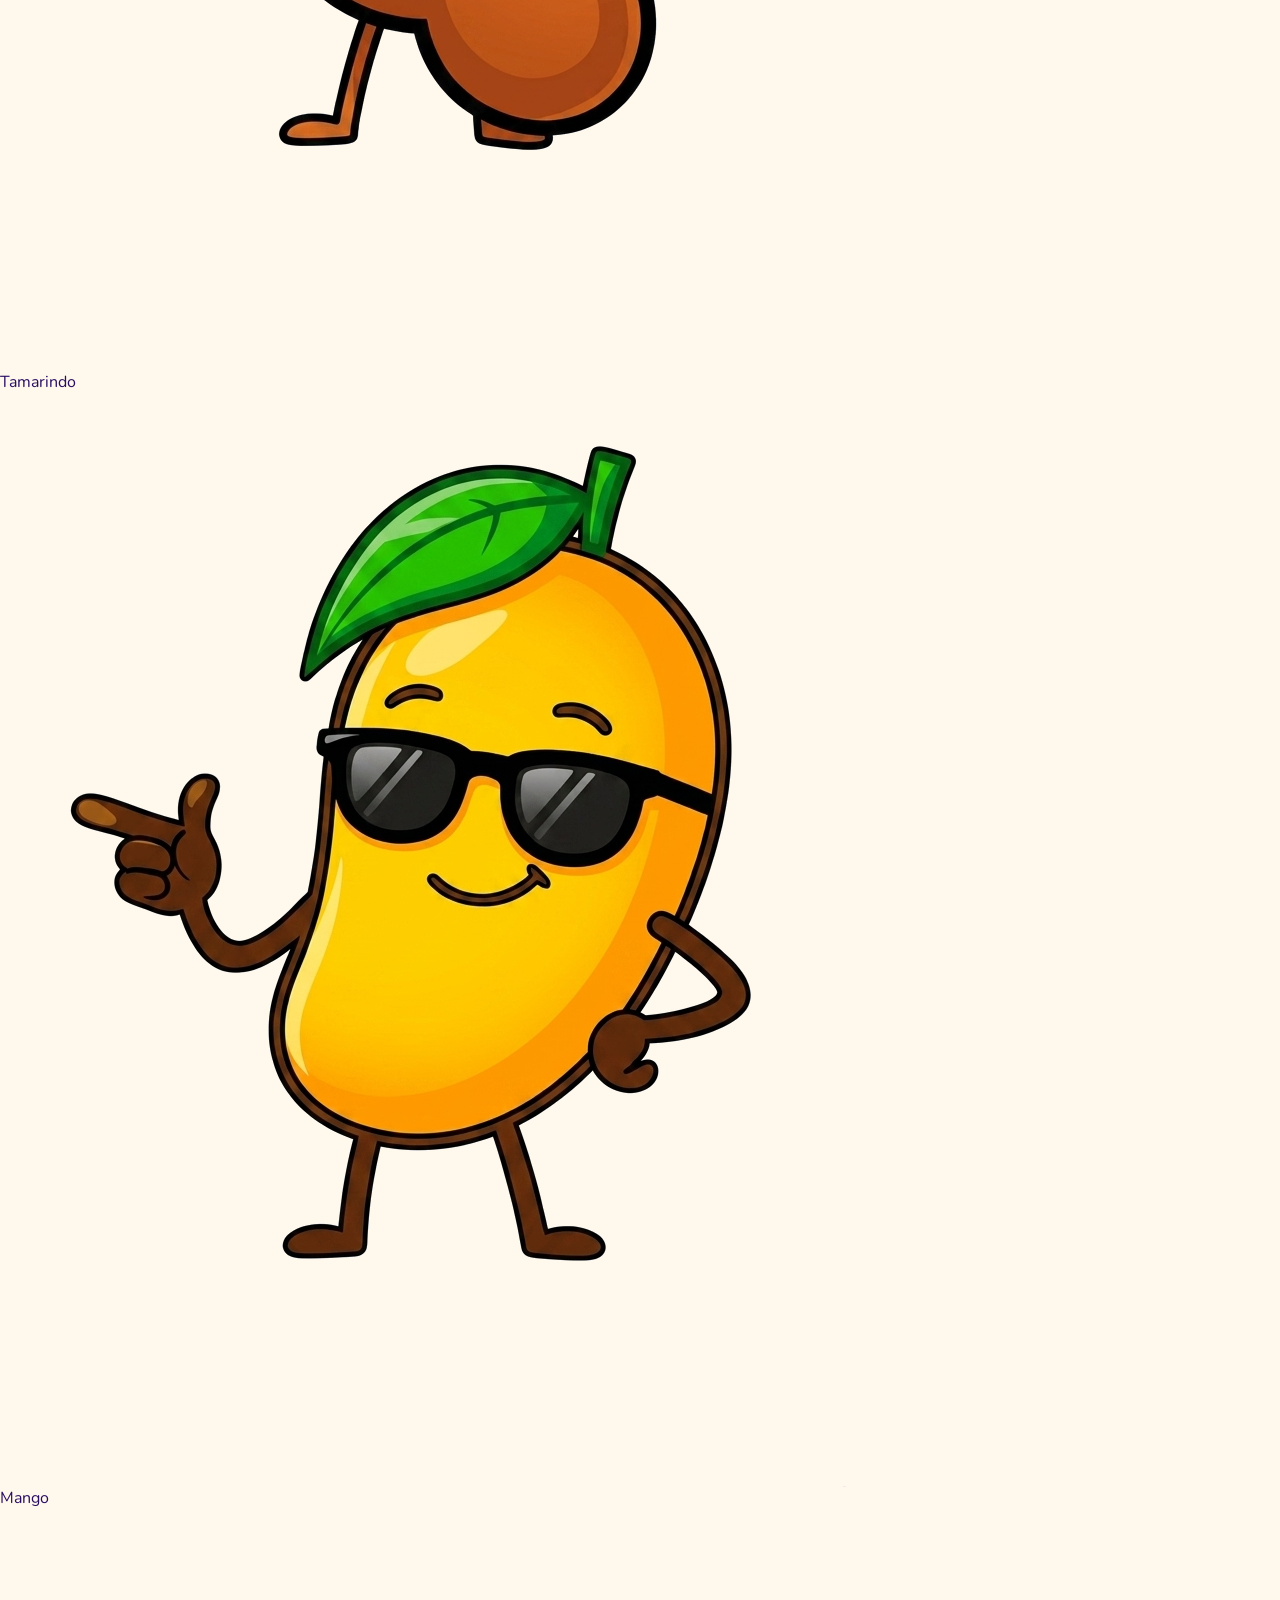
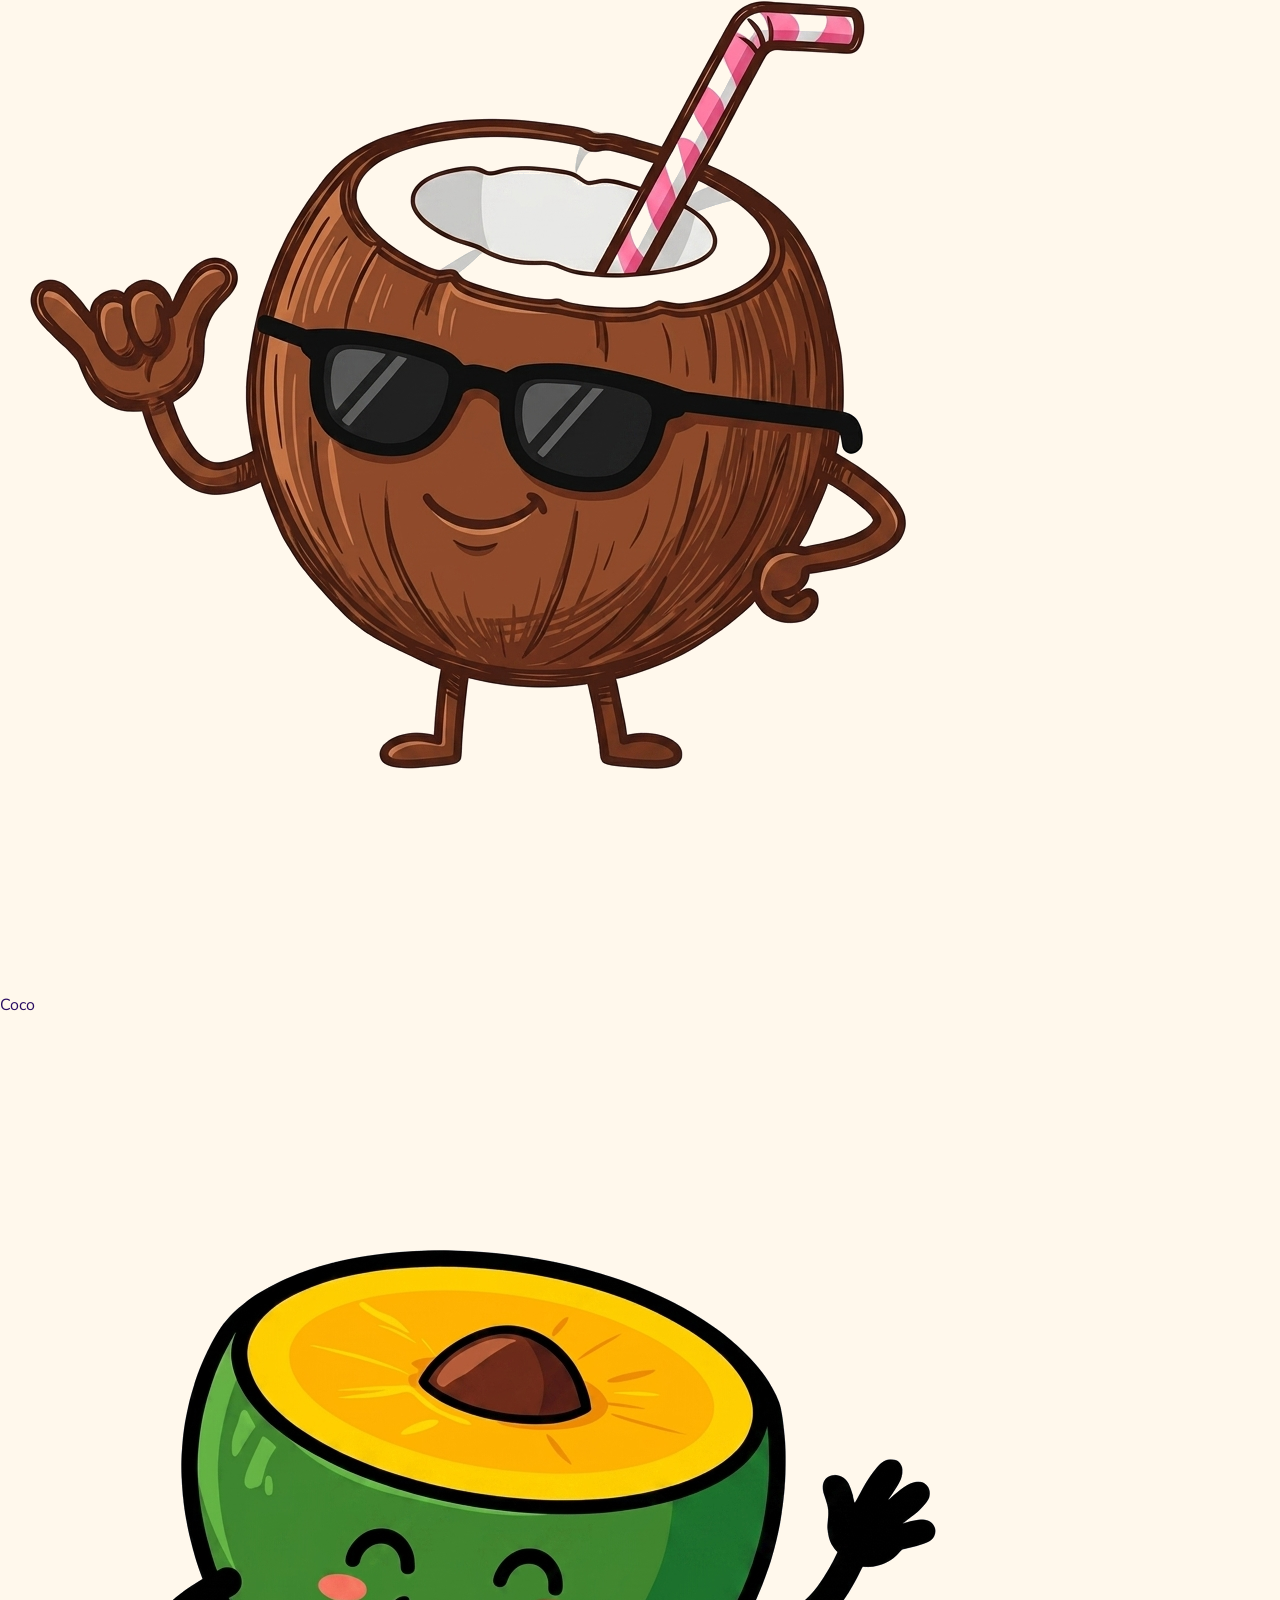
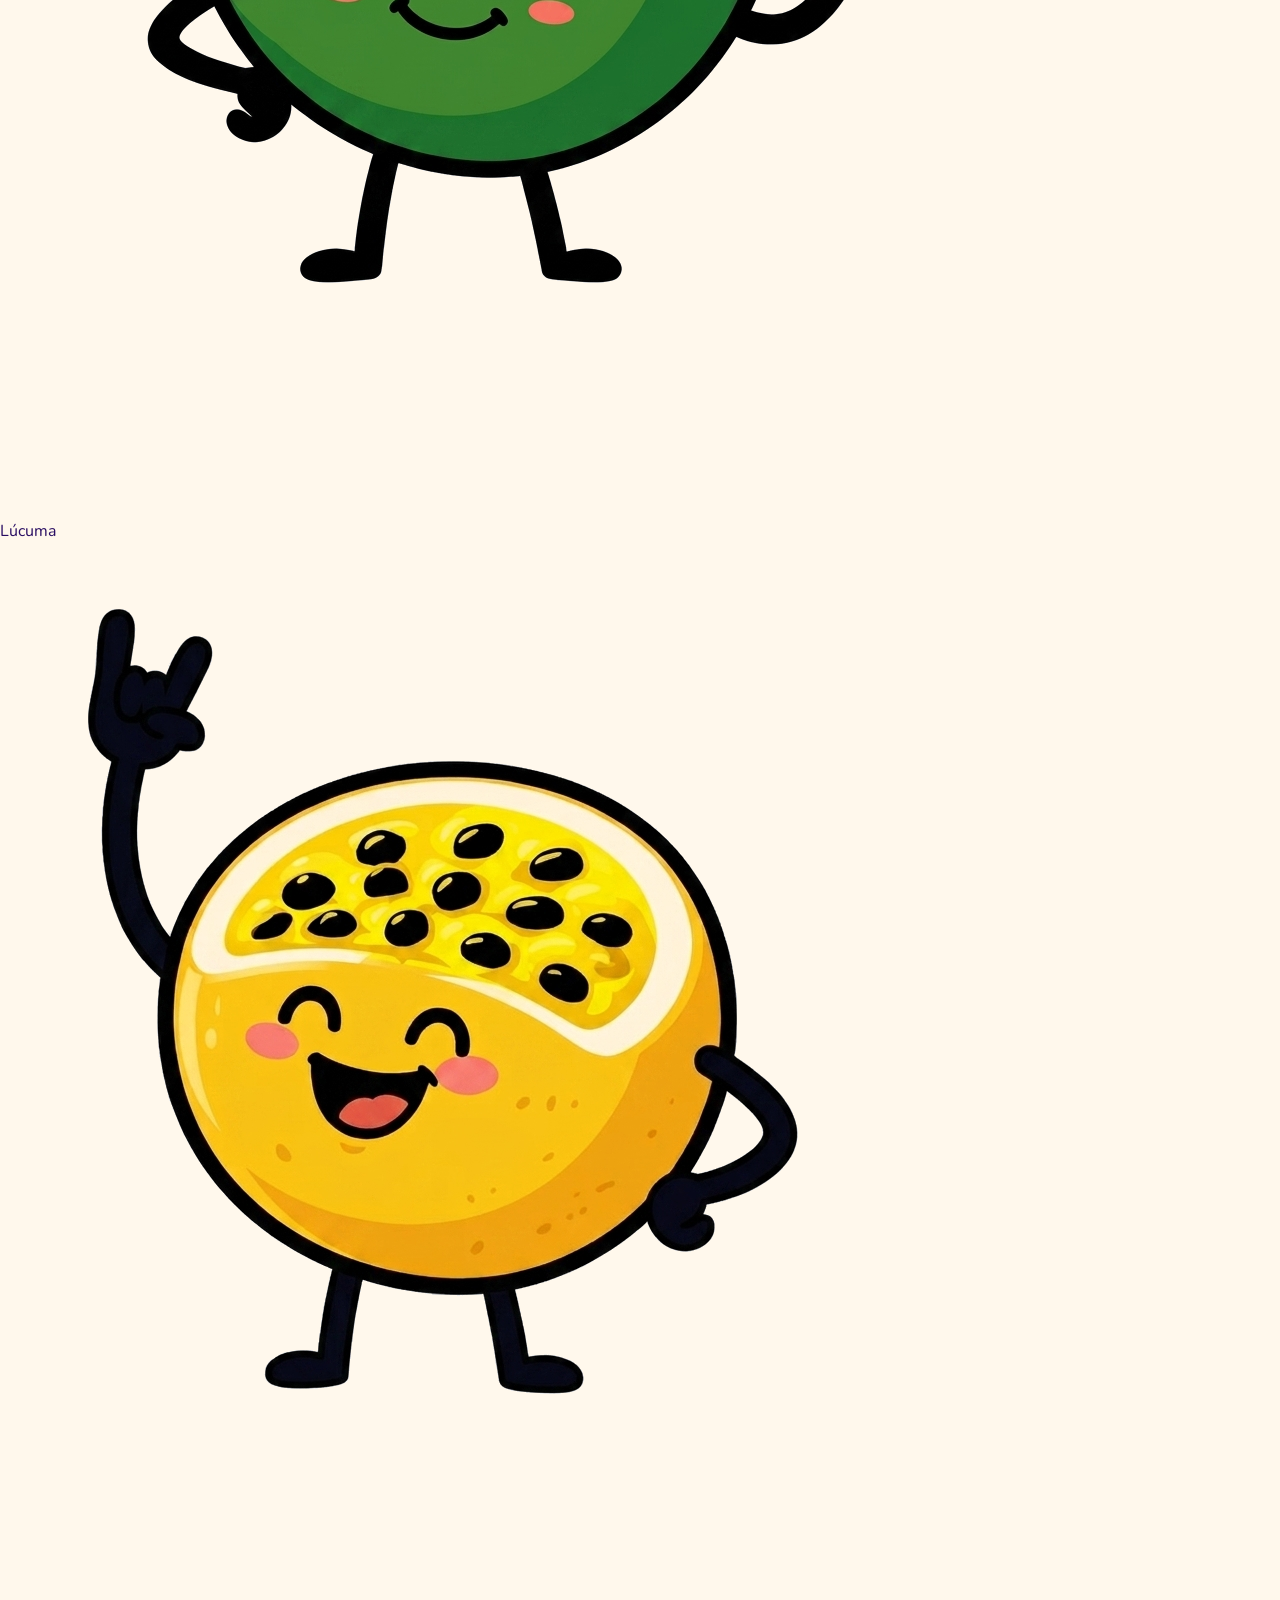
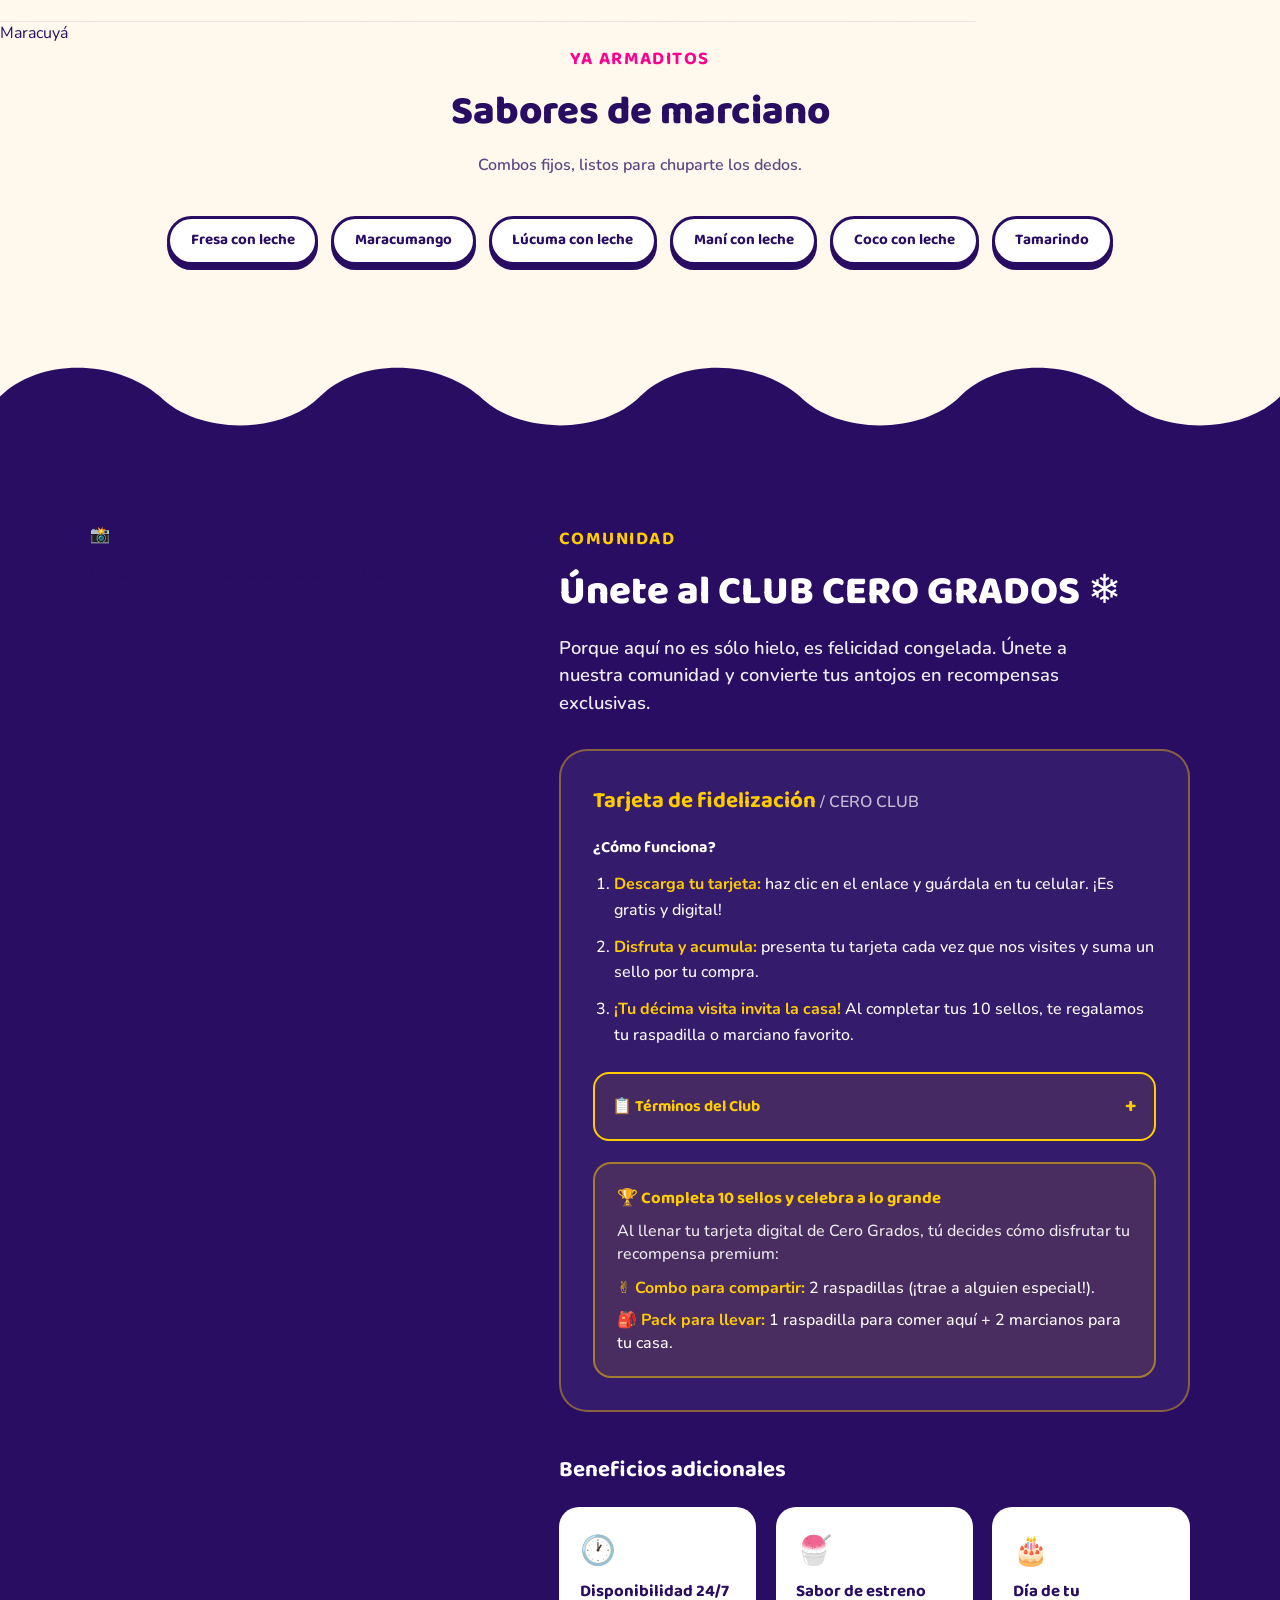
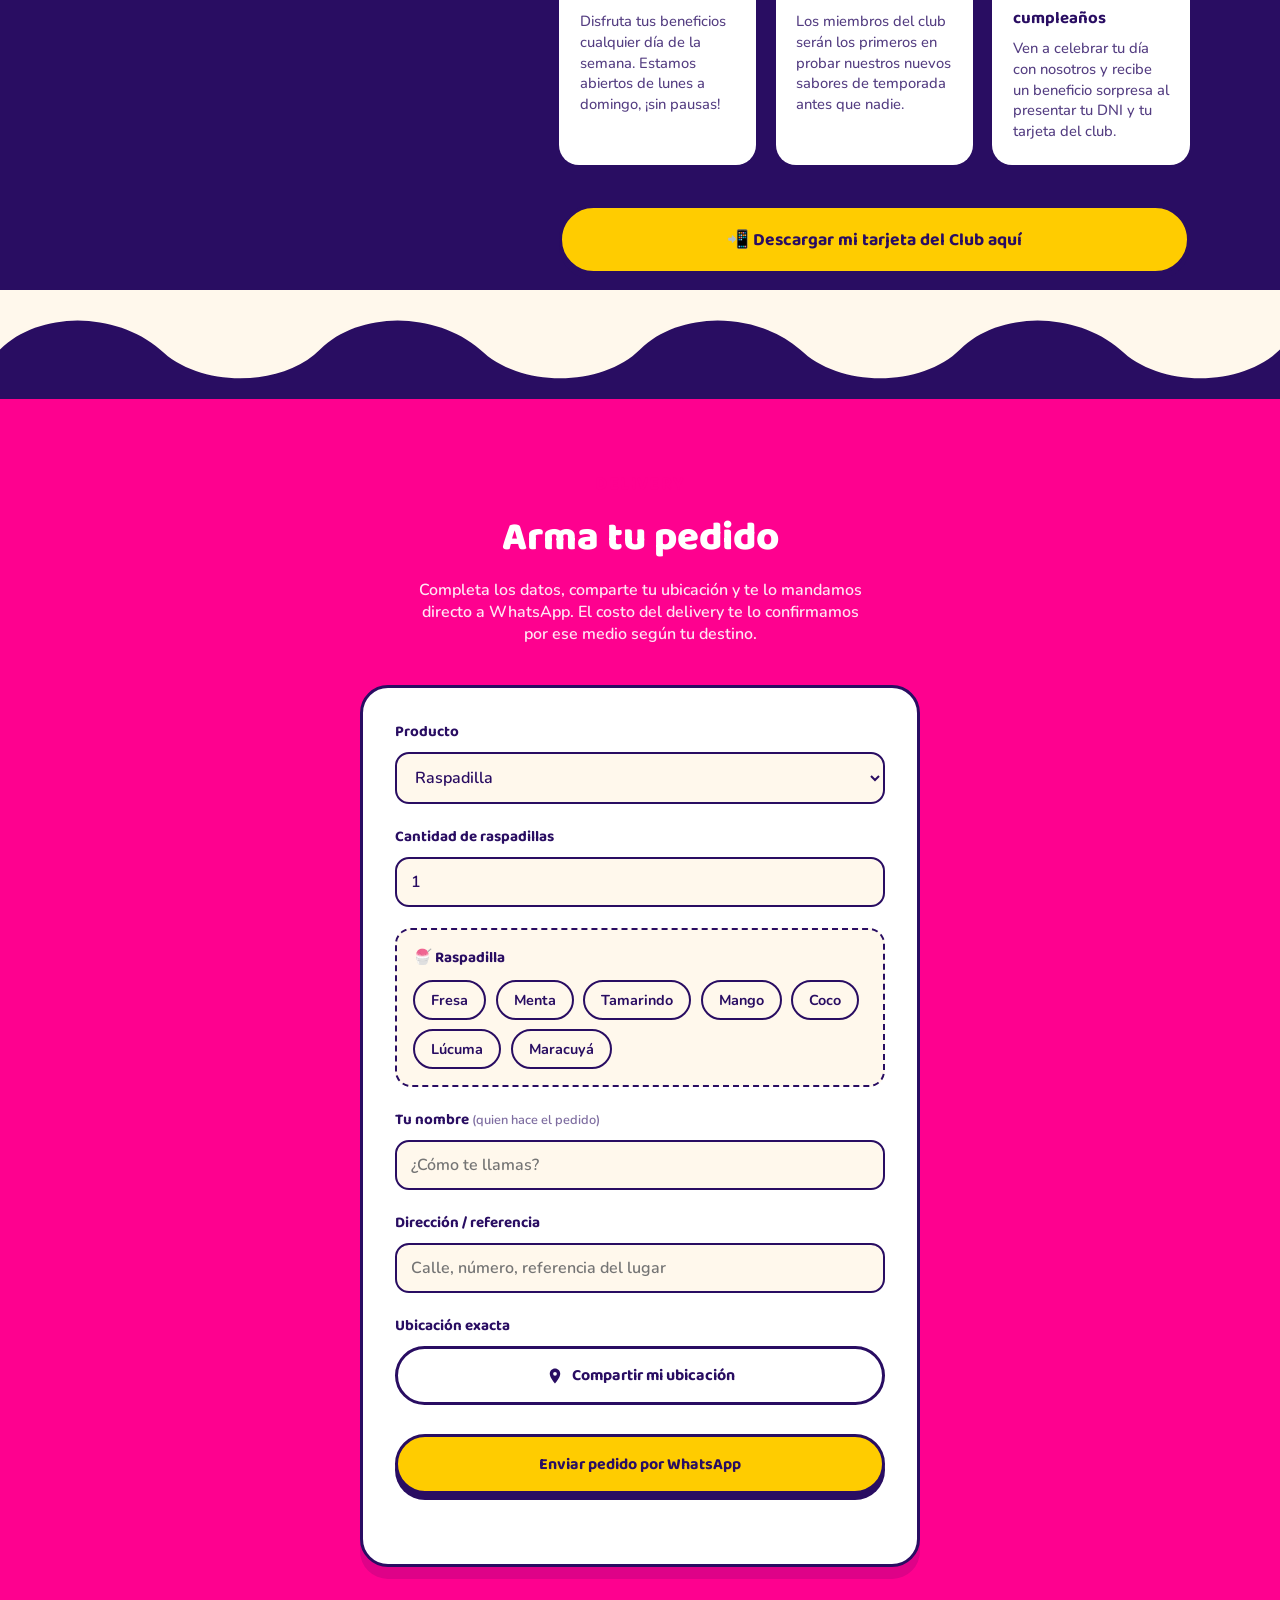
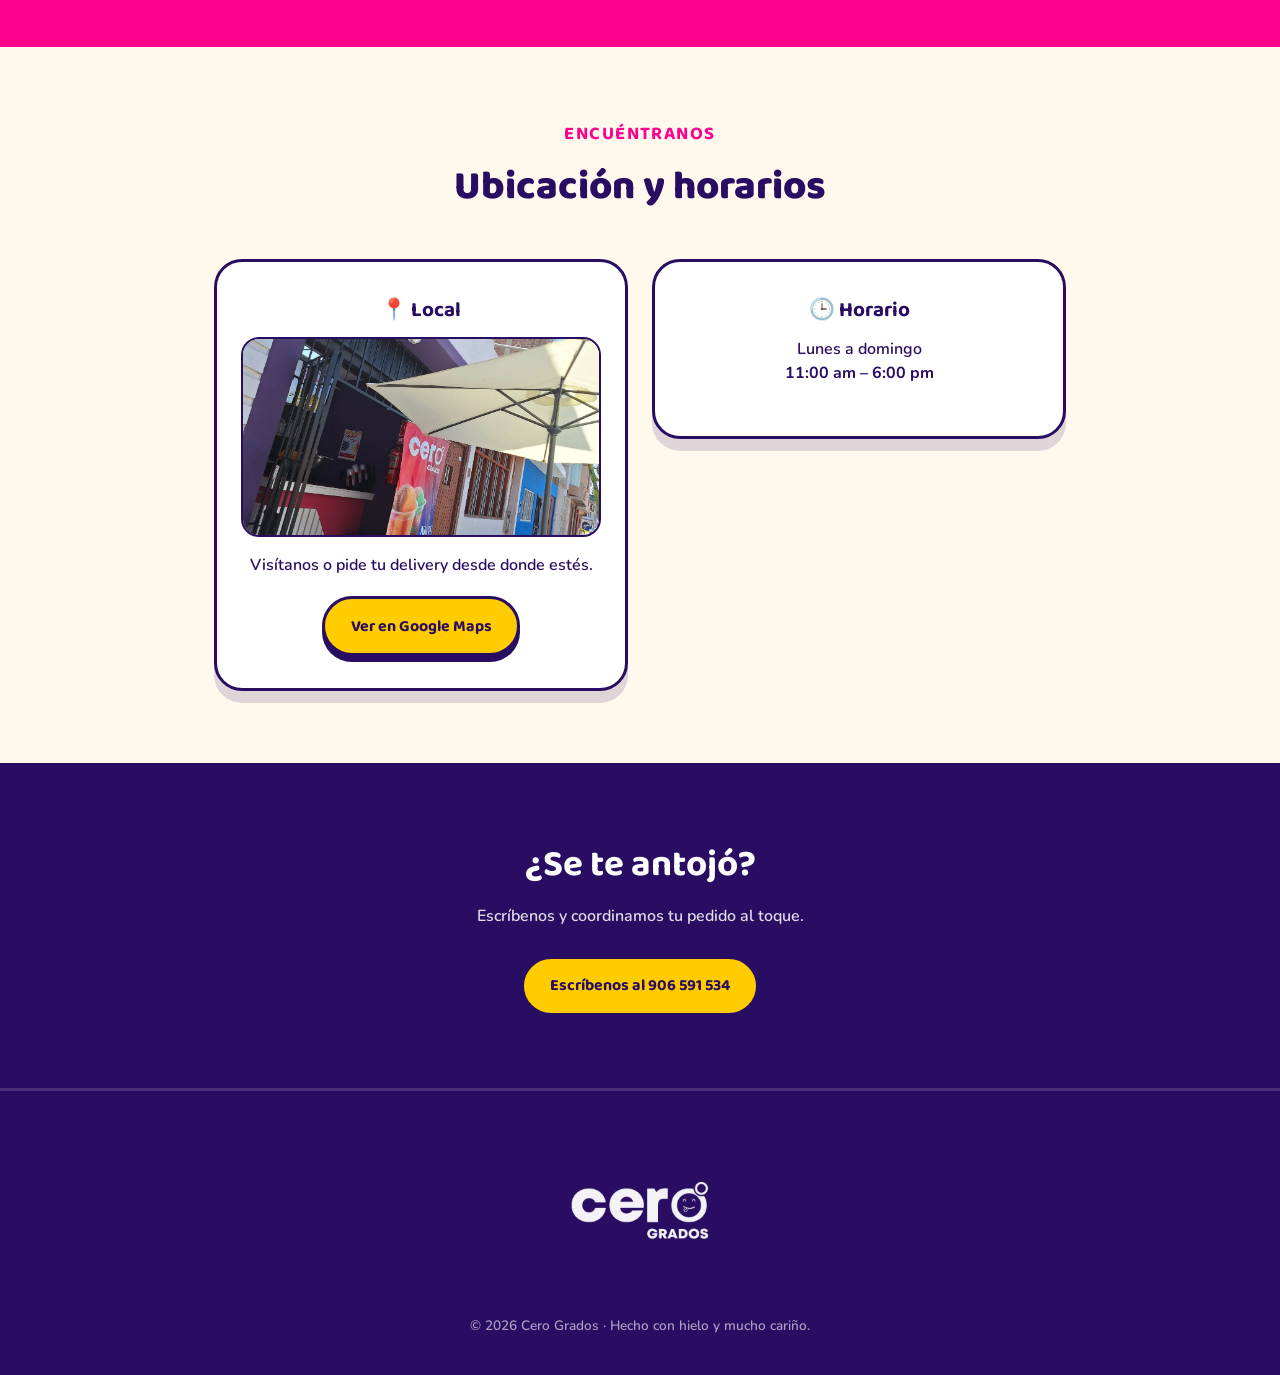
<file: index_FINAL_Cero_Grados.html>
<!DOCTYPE html>
<html lang="es-PE">
<head>
<meta charset="UTF-8">
<meta name="viewport" content="width=device-width, initial-scale=1.0">
<title>CERO GRADOS · Raspadillas y marcianos de pura fruta</title>
<meta name="description" content="CERO GRADOS — Raspadillas y marcianos de pura fruta. No es sólo hielo, es felicidad congelada.">
<link rel="preconnect" href="https://fonts.googleapis.com">
<link rel="preconnect" href="https://fonts.gstatic.com" crossorigin>
<link href="https://fonts.googleapis.com/css2?family=Baloo+2:wght@500;700;800&family=Nunito:wght@400;600;700;800&display=swap" rel="stylesheet">
<link rel="stylesheet" href="style.css">
<link rel="icon" type="image/png" href="assets/isotipo.png">
</head>
<body>

<header class="nav">
  <a href="#top" class="nav-brand">
    <img src="assets/isotipo.png" alt="Cero Grados" class="nav-logo">
  </a>
  <div class="nav-mascots">
    <img src="assets/fresa_t.png" alt="">
    <img src="assets/tamarindo_t.png" alt="">
    <img src="assets/mango_t.png" alt="">
    <img src="assets/maracuya_t.png" alt="">
  </div>
  <nav class="nav-links">
    <a href="#sabores">Sabores</a>
    <a href="#club" class="nav-club">Cero Club / Beneficios</a>
    <a href="#ubicacion">Ubicación</a>
    <a href="#nosotros">Nosotros</a>
  </nav>
  <div class="nav-mascots">
    <img src="assets/coco_t.png" alt="">
    <img src="assets/menta_t.png" alt="">
    <img src="assets/lucuma_t.png" alt="">
  </div>
  <a href="#pedido" class="btn btn-nav">Pedir ahora</a>
</header>

<main id="top">

  <!-- HERO -->
  <section class="hero">
    <img src="assets/hero_side.jpg" alt="" class="hero-side-img" aria-hidden="true">
    <div class="hero-inner">
      <div class="hero-text">
        <p class="hero-slogan">No es sólo hielo,<br><span>es felicidad congelada.</span></p>
        <p class="hero-sub">Raspadillas y marcianos hechos con pura fruta. Sin atajos, sin jarabes raros — la fruta de verdad, congelada al toque.</p>
        <div class="hero-ctas">
          <a href="#pedido" class="btn btn-primary">
            <svg viewBox="0 0 24 24" width="20" height="20" fill="currentColor" aria-hidden="true"><path d="M17.5 14.4c-.3-.1-1.7-.9-2-1-.3-.1-.5-.1-.7.1-.2.3-.8 1-.9 1.2-.2.2-.3.2-.6.1-.3-.1-1.3-.5-2.4-1.5-.9-.8-1.5-1.8-1.7-2.1-.2-.3 0-.5.1-.6.1-.1.3-.3.4-.5.1-.1.2-.3.3-.4.1-.2 0-.4 0-.5-.1-.1-.7-1.6-.9-2.2-.2-.5-.5-.5-.7-.5h-.6c-.2 0-.5.1-.8.4-.3.3-1 1-1 2.4s1 2.8 1.2 3c.1.2 2 3 4.8 4.3.7.3 1.2.5 1.6.6.7.2 1.3.2 1.8.1.5-.1 1.7-.7 1.9-1.4.2-.7.2-1.2.2-1.4-.1-.1-.3-.2-.6-.3z"/><path d="M12 2C6.5 2 2 6.5 2 12c0 1.9.5 3.6 1.5 5.2L2 22l4.9-1.5C8.4 21.5 10.1 22 12 22c5.5 0 10-4.5 10-10S17.5 2 12 2zm0 18c-1.7 0-3.3-.5-4.6-1.3l-.3-.2-3.1.9.9-3-.2-.3C3.9 14.7 3.5 13.4 3.5 12 3.5 7.3 7.3 3.5 12 3.5S20.5 7.3 20.5 12 16.7 20 12 20z"/></svg>
            Hacer mi pedido
          </a>
          <a href="#sabores" class="btn btn-ghost">Ver sabores</a>
        </div>
      </div>
      <img src="assets/logo_blanco.png" alt="Cero Grados — helados de raspadilla" class="hero-logo">
    </div>
  </section>

  <div class="wave-wrap" aria-hidden="true">
    <div class="drip-backing"></div>
    <div class="drip-mid"></div>
  </div>

  <!-- PRODUCTOS -->
  <section id="productos" class="productos">
    <div class="producto-layout">
      <img src="assets/raspadilla_promo.jpg" alt="Raspadillas Cero Grados" class="producto-imagen">
      <div class="producto-cards">
        <p class="eyebrow">La carta</p>
        <h2 class="section-title">Dos formas de enfriarte</h2>
        <article class="producto-card card-raspadilla">
          <h3>Raspadilla</h3>
          <p>Hielo raspado fino, bañado en pulpa de fruta natural. Eliges hasta <strong>2 sabores</strong> de la lista de abajo. Clásica, refrescante, de toda la vida — pero con sabor de verdad.</p>
        </article>
        <article class="producto-card card-marciano">
          <h3>Marciano</h3>
          <p>El mismo hielo, en su versión de palito, en combos de sabor ya armados. Ideal para llevar, para compartir y para el calor que no perdona.</p>
        </article>
      </div>
    </div>
  </section>

  <!-- SABORES RASPADILLA -->
  <section id="sabores" class="sabores">
    <p class="eyebrow">Los personajes</p>
    <h2 class="section-title">Sabores de raspadilla</h2>
    <p class="section-sub">7 sabores de pura fruta. Elige hasta 2 para tu raspadilla.</p>

    <div class="sabor-grid">
      <div class="sabor-card">
        <img src="assets/fresa_t.png" alt="Fresa">
        <span>Fresa</span>
      </div>
      <div class="sabor-card">
        <img src="assets/menta_t.png" alt="Menta">
        <span>Menta</span>
      </div>
      <div class="sabor-card">
        <img src="assets/tamarindo_t.png" alt="Tamarindo">
        <span>Tamarindo</span>
      </div>
      <div class="sabor-card">
        <img src="assets/mango_t.png" alt="Mango">
        <span>Mango</span>
      </div>
      <div class="sabor-card">
        <img src="assets/coco_t.png" alt="Coco">
        <span>Coco</span>
      </div>
      <div class="sabor-card">
        <img src="assets/lucuma_t.png" alt="Lúcuma">
        <span>Lúcuma</span>
      </div>
      <div class="sabor-card">
        <img src="assets/maracuya_t.png" alt="Maracuyá">
        <span>Maracuyá</span>
      </div>
    </div>
  </section>

  <!-- SABORES MARCIANO -->
  <section class="marcianos">
    <p class="eyebrow">Ya armaditos</p>
    <h2 class="section-title">Sabores de marciano</h2>
    <p class="section-sub">Combos fijos, listos para chuparte los dedos.</p>
    <ul class="marciano-list">
      <li>Fresa con leche</li>
      <li>Maracumango</li>
      <li>Lúcuma con leche</li>
      <li>Maní con leche</li>
      <li>Coco con leche</li>
      <li>Tamarindo</li>
    </ul>
  </section>

  <div class="drip-standalone flip" aria-hidden="true"></div>

  <!-- CERO CLUB -->
  <section id="club" class="club">
    <div class="club-inner">
      <div class="club-media">
        <div class="club-img-placeholder">
          <span>📸</span>
          <p>Espacio reservado para tu imagen del Club</p>
        </div>
      </div>

      <div class="club-content">
        <p class="eyebrow light">Comunidad</p>
        <h2 class="section-title light">Únete al CLUB CERO GRADOS ❄️</h2>
        <p class="club-intro">Porque aquí no es sólo hielo, es felicidad congelada. Únete a nuestra comunidad y convierte tus antojos en recompensas exclusivas.</p>

        <div class="club-card">
          <h3>Tarjeta de fidelización <span>/ CERO CLUB</span></h3>
          <p class="club-subhead">¿Cómo funciona?</p>
          <ol class="club-steps">
            <li><strong>Descarga tu tarjeta:</strong> haz clic en el enlace y guárdala en tu celular. ¡Es gratis y digital!</li>
            <li><strong>Disfruta y acumula:</strong> presenta tu tarjeta cada vez que nos visites y suma un sello por tu compra.</li>
            <li><strong>¡Tu décima visita invita la casa!</strong> Al completar tus 10 sellos, te regalamos tu raspadilla o marciano favorito.</li>
          </ol>

          <details class="club-terms">
            <summary>📋 Términos del Club</summary>
            <p>Se otorgará 1 sello por cada S/ 5.00 de compra (o por cada raspadilla comprada). Válido para consumos en el local y para llevar.</p>
          </details>

          <div class="club-reward">
            <h4>🏆 Completa 10 sellos y celebra a lo grande</h4>
            <p>Al llenar tu tarjeta digital de Cero Grados, tú decides cómo disfrutar tu recompensa premium:</p>
            <ul>
              <li><strong>✌️ Combo para compartir:</strong> 2 raspadillas (¡trae a alguien especial!).</li>
              <li><strong>🎒 Pack para llevar:</strong> 1 raspadilla para comer aquí + 2 marcianos para tu casa.</li>
            </ul>
          </div>
        </div>

        <h3 class="club-benefits-title">Beneficios adicionales</h3>
        <div class="club-benefits">
          <div class="benefit-card">
            <span class="benefit-icon">🕐</span>
            <h4>Disponibilidad 24/7</h4>
            <p>Disfruta tus beneficios cualquier día de la semana. Estamos abiertos de lunes a domingo, ¡sin pausas!</p>
          </div>
          <div class="benefit-card">
            <span class="benefit-icon">🍧</span>
            <h4>Sabor de estreno</h4>
            <p>Los miembros del club serán los primeros en probar nuestros nuevos sabores de temporada antes que nadie.</p>
          </div>
          <div class="benefit-card">
            <span class="benefit-icon">🎂</span>
            <h4>Día de tu cumpleaños</h4>
            <p>Ven a celebrar tu día con nosotros y recibe un beneficio sorpresa al presentar tu DNI y tu tarjeta del club.</p>
          </div>
        </div>

        <a href="https://enriqueromerocerna.github.io/CEROCLUB/" target="_blank" rel="noopener" class="btn btn-primary btn-block club-cta">📲 Descargar mi tarjeta del Club aquí</a>
      </div>
    </div>
  </section>

  <div class="drip-standalone flip" aria-hidden="true"></div>

  <!-- PEDIDO / DELIVERY -->
  <section id="pedido" class="pedido">
    <p class="eyebrow">Delivery</p>
    <h2 class="section-title light">Arma tu pedido</h2>
    <p class="section-sub light">Completa los datos, comparte tu ubicación y te lo mandamos directo a WhatsApp. El costo del delivery te lo confirmamos por ese medio según tu destino.</p>

    <form id="orderForm" class="order-form" novalidate>

      <div class="field">
        <label for="tipo">Producto</label>
        <select id="tipo" name="tipo">
          <option value="Raspadilla">Raspadilla</option>
          <option value="Marciano">Marciano</option>
          <option value="Ambos">Ambos</option>
        </select>
      </div>

      <div class="field-row" id="grupoCantidades">
        <div class="field" id="fieldCantidadRaspadilla">
          <label for="cantidadRaspadilla">Cantidad de raspadillas</label>
          <input type="number" id="cantidadRaspadilla" min="1" value="1">
        </div>
        <div class="field" id="fieldCantidadMarciano" hidden>
          <label for="cantidadMarciano">Cantidad de marcianos</label>
          <input type="number" id="cantidadMarciano" min="1" value="1">
        </div>
      </div>

      <div id="bloquesRaspadilla" class="unit-blocks"></div>
      <div id="bloquesMarciano" class="unit-blocks"></div>

      <div class="field">
        <label for="nombre">Tu nombre <span class="hint">(quien hace el pedido)</span></label>
        <input type="text" id="nombre" placeholder="¿Cómo te llamas?">
      </div>

      <div class="field">
        <label for="referencia">Dirección / referencia</label>
        <input type="text" id="referencia" placeholder="Calle, número, referencia del lugar">
      </div>

      <div class="field">
        <label>Ubicación exacta</label>
        <button type="button" id="btnUbicacion" class="btn btn-outline btn-block">
          <svg viewBox="0 0 24 24" width="18" height="18" fill="currentColor" aria-hidden="true"><path d="M12 2C8.1 2 5 5.1 5 9c0 5.2 7 13 7 13s7-7.8 7-13c0-3.9-3.1-7-7-7zm0 9.5A2.5 2.5 0 1 1 12 6.5a2.5 2.5 0 0 1 0 5z"/></svg>
          Compartir mi ubicación
        </button>
        <p id="ubicacionStatus" class="hint"></p>
      </div>

      <button type="submit" id="btnEnviar" class="btn btn-primary btn-block">Enviar pedido por WhatsApp</button>
      <p id="formError" class="form-error" role="alert"></p>
    </form>
  </section>

  <!-- UBICACIÓN Y HORARIOS -->
  <section id="ubicacion" class="ubicacion">
    <p class="eyebrow">Encuéntranos</p>
    <h2 class="section-title">Ubicación y horarios</h2>

    <div class="ubicacion-grid">
      <div class="info-card">
        <h3>📍 Local</h3>
        <img src="assets/local.jpg" alt="Fachada del local Cero Grados" class="local-photo">
        <p>Visítanos o pide tu delivery desde donde estés.</p>
        <a href="https://maps.app.goo.gl/4QSLEFNCwFCXA7MKA" target="_blank" rel="noopener" class="btn btn-primary">Ver en Google Maps</a>
      </div>
      <div class="info-card">
        <h3>🕒 Horario</h3>
        <p>Lunes a domingo<br><strong>11:00 am – 6:00 pm</strong></p>
      </div>
    </div>
  </section>

  <!-- CTA FINAL -->
  <section id="nosotros" class="cta-final">
    <div class="cta-final-inner">
      <h2>¿Se te antojó?</h2>
      <p>Escríbenos y coordinamos tu pedido al toque.</p>
      <a href="https://wa.me/51906591534?text=Hola%20Cero%20Grados%2C%20quiero%20hacer%20un%20pedido%20%E2%9D%84%EF%B8%8F" class="btn btn-primary" target="_blank" rel="noopener">
        Escríbenos al 906 591 534
      </a>
    </div>
  </section>

</main>

<footer class="footer">
  <img src="assets/logo_blanco.png" alt="Cero Grados" class="footer-logo">
  <p>© <span id="year"></span> Cero Grados · Hecho con hielo y mucho cariño.</p>
</footer>

<script src="script.js"></script>
</body>
</html>
</file>
<file: style.css>
/* ===== CERO GRADOS — tokens ===== */
:root{
  --pink: #fe018f;
  --pink-deep: #d4007a;
  --yellow: #ffcc00;
  --navy: #290d62;
  --navy-soft: #3d1a86;
  --cream: #fff8ec;
  --white: #ffffff;

  --font-display: "Baloo 2", system-ui, sans-serif;
  --font-body: "Nunito", system-ui, sans-serif;

  --radius: 28px;
  --shadow: 0 12px 0 rgba(41,13,98,0.15);
}

*{ box-sizing: border-box; }
html{ scroll-behavior: smooth; }

body{
  margin:0;
  font-family: var(--font-body);
  color: var(--navy);
  background: var(--cream);
  overflow-x: hidden;
}

img{ max-width:100%; display:block; }

[hidden]{ display: none !important; }

h1,h2,h3{ font-family: var(--font-display); margin:0; }

a{ color:inherit; text-decoration:none; }

:focus-visible{
  outline: 3px solid var(--navy);
  outline-offset: 3px;
}

@media (prefers-reduced-motion: reduce){
  *{ animation-duration: 0.01ms !important; animation-iteration-count: 1 !important; transition-duration: 0.01ms !important; scroll-behavior: auto !important; }
}

/* ===== buttons ===== */
.btn{
  display:inline-flex;
  align-items:center;
  gap:.5rem;
  font-family: var(--font-display);
  font-weight:700;
  font-size:1rem;
  padding: .9rem 1.6rem;
  border-radius: 999px;
  border: 3px solid var(--navy);
  cursor:pointer;
  transition: transform .15s ease, box-shadow .15s ease;
  white-space: nowrap;
}
.btn:hover{ transform: translateY(-3px); }
.btn:active{ transform: translateY(0); }

.btn-primary{
  background: var(--yellow);
  color: var(--navy);
  box-shadow: 0 6px 0 var(--navy);
}
.btn-primary:hover{ box-shadow: 0 9px 0 var(--navy); }
.btn-primary:active{ box-shadow: 0 3px 0 var(--navy); }

.btn-ghost{
  background: transparent;
  color: var(--white);
  border-color: var(--white);
}
.btn-ghost:hover{ background: rgba(255,255,255,.15); }

.btn-nav{
  background: var(--navy);
  color: var(--white);
  border-color: var(--navy);
  padding: .65rem 1.3rem;
  font-size: .9rem;
}
.btn-nav:hover{ background: var(--navy-soft); }

/* ===== nav ===== */
.nav{
  position: sticky;
  top:0;
  z-index: 50;
  display:flex;
  align-items:center;
  justify-content: space-between;
  gap: 1rem;
  padding: .9rem 1.5rem;
  background: rgba(255,248,236,.9);
  backdrop-filter: blur(6px);
  border-bottom: 3px solid var(--navy);
}
.nav-logo{ height: 87px; width:auto; }

.nav-mascots{
  display:flex;
  align-items:center;
  gap: .4rem;
}
.nav-mascots img{
  height: 49px;
  width: auto;
  animation: wiggle 3s ease-in-out infinite;
}
.nav-mascots img:nth-child(2){ animation-delay: .3s; }
.nav-mascots img:nth-child(3){ animation-delay: .6s; }
.nav-mascots img:nth-child(4){ animation-delay: .9s; }

@keyframes wiggle{
  0%,100%{ transform: translateX(0); }
  50%{ transform: translateX(5px); }
}

@media (max-width: 900px){
  .nav-mascots{ display:none; }
}
.nav-links{
  display:flex;
  gap: 1.8rem;
  font-weight: 700;
  font-family: var(--font-display);
}
.nav-links a{ position:relative; }
.nav-links a:hover{ color: var(--pink); }

@media (max-width: 680px){
  .nav-links{ display:none; }
}

/* ===== hero ===== */
.hero{
  position: relative;
  background: var(--pink);
  padding: 4.05rem 1.5rem 6.3rem;
  text-align:center;
  overflow:hidden;
}
.hero-side-img{
  position: absolute;
  top: 0;
  right: 0;
  width: 50%;
  height: 100%;
  object-fit: cover;
  z-index: 1;
}
.hero-inner{
  position: relative;
  z-index: 2;
  max-width: 1200px;
  margin: 0 auto;
  display: flex;
  align-items: center;
  justify-content: flex-end;
  gap: 2.5rem;
  text-align: right;
}
.hero-text{ max-width: 640px; margin-right: 20%; }
.hero-logo{
  max-width: 504px;
  width: 100%;
  flex-shrink: 0;
  order: 2;
}
.hero-slogan{
  font-family: var(--font-display);
  font-weight: 800;
  font-size: clamp(1.9rem, 4vw, 2.8rem);
  color: var(--white);
  line-height: 1.15;
  margin: 0 0 1rem;
}
.hero-slogan span{ color: var(--yellow); }
.hero-sub{
  color: var(--white);
  font-size: 1.1rem;
  font-weight: 600;
  opacity: .95;
  max-width: 520px;
  margin: 0 0 2.2rem auto;
}
.hero-ctas{
  display:flex;
  gap: 1rem;
  justify-content:flex-end;
  flex-wrap: wrap;
}

@media (max-width: 1000px){
  .hero-side-img{ display:none; }
  .hero-inner{ flex-direction: column-reverse; text-align:center; }
  .hero-text{ max-width: 100%; margin-right: 0; }
  .hero-logo{ max-width: 380px; margin: 0 auto 1rem; }
  .hero-sub{ margin: 0 auto 2.2rem; }
  .hero-ctas{ justify-content:center; }
}

.hero-mascots{
  position:absolute;
  inset:0;
  z-index:1;
  pointer-events:none;
}
.hero-mascot{
  position:absolute;
  width: 130px;
  filter: drop-shadow(0 10px 12px rgba(0,0,0,.18));
}
.m1{ left: -20px; bottom: -30px; transform: rotate(-8deg); animation: float 5s ease-in-out infinite; }
.m2{ right: 2%; top: 8%; width: 100px; transform: rotate(10deg); animation: float 6s ease-in-out infinite .5s; }
.m3{ right: -10px; bottom: -20px; width: 150px; transform: rotate(6deg); animation: float 5.5s ease-in-out infinite 1s; }

@keyframes float{
  0%,100%{ transform: translateY(0) rotate(var(--r,0deg)); }
  50%{ transform: translateY(-14px) rotate(var(--r,0deg)); }
}

@media (max-width: 680px){
  .hero-mascot{ width: 80px; opacity:.85; }
  .m3{ width: 95px; }
}

/* melty drip divider */
.drip-top{ height: 0; }

.drip-standalone{
  height: 110px;
  background: var(--cream);
  -webkit-mask-image: url("data:image/svg+xml,%3Csvg xmlns='http://www.w3.org/2000/svg' viewBox='0 0 200 40' preserveAspectRatio='none'%3E%3Cpath d='M0 0h200v18c-6 14-18 14-25 0-6-14-19-14-25 0-6 14-18 14-25 0-6-14-19-14-25 0-6 14-18 14-25 0-6-14-19-14-25 0-6 14-18 14-25 0-6-14-19-14-25 0z'/%3E%3C/svg%3E");
  mask-image: url("data:image/svg+xml,%3Csvg xmlns='http://www.w3.org/2000/svg' viewBox='0 0 200 40' preserveAspectRatio='none'%3E%3Cpath d='M0 0h200v18c-6 14-18 14-25 0-6-14-19-14-25 0-6 14-18 14-25 0-6-14-19-14-25 0-6 14-18 14-25 0-6-14-19-14-25 0-6 14-18 14-25 0-6-14-19-14-25 0z'/%3E%3C/svg%3E");
  -webkit-mask-size: 100% 100%;
  mask-size: 100% 100%;
  margin-top: -1px;
}
.drip-standalone.flip{
  background: var(--navy);
  transform: rotate(180deg);
  margin-bottom: -2px;
}
.club-exit-wave{
  position: relative;
  height: 110px;
  z-index: 3;
  background: var(--navy);
}
.club-exit-backing{
  position: absolute;
  inset: 0;
  background: var(--navy);
  z-index: 1;
}
.club-exit-wave .drip-standalone{
  position: absolute;
  inset: 0;
  z-index: 2;
  margin: 0;
}

.pedido-wave-wrap{
  position: relative;
  height: 110px;
  margin-bottom: -90px;
  z-index: 3;
  background: var(--pink);
}
.pedido-wave-backing{
  position: absolute;
  inset: 0;
  background: var(--pink);
  z-index: 1;
}
.pedido-wave-wrap .pedido-wave{
  position: absolute;
  inset: 0;
  z-index: 2;
  margin: 0;
  background: var(--navy) !important;
}
.hero-wave{
  margin-top: 0;
  position: absolute;
  inset: 0;
  z-index: 2;
  background: var(--cream) !important;
}
.hero-wave-wrap{
  position: relative;
  height: 110px;
  margin-top: -90px;
  z-index: 3;
}

/* ===== productos ===== */
.productos, .raspadillas{
  padding: 4rem 1.5rem 4.5rem;
  text-align:center;
  max-width: 1100px;
  margin: 0 auto;
}
.squiggle-divider{
  display:block;
  width: 220px;
  height: 18px;
  margin: 0 auto 2rem;
  color: var(--pink);
  opacity: .6;
}
.eyebrow{
  font-family: var(--font-display);
  color: var(--pink);
  font-weight: 700;
  letter-spacing: .08em;
  text-transform: uppercase;
  font-size: 1.15rem;
  margin: 0 0 .4rem;
}
.eyebrow.light{ color: var(--yellow); }

/* ===== Cero Club ===== */
.club{
  background: var(--navy);
  padding: 5rem 1.5rem 1rem;
}
.club-inner{
  max-width: 1100px;
  margin: 0 auto;
  display: grid;
  grid-template-columns: 0.8fr 1.2fr;
  gap: 3rem;
  align-items: start;
}
.club-media{ position: sticky; top: 100px; }
.club-img{
  width: 100%;
  aspect-ratio: 3/4;
  object-fit: cover;
  border-radius: var(--radius);
  border: 3px solid rgba(255,255,255,.35);
}

.club-content{ text-align:left; }
.club-intro{
  color: var(--white);
  font-weight: 600;
  font-size: 1.15rem;
  opacity: .92;
  line-height: 1.5;
  margin: 0 0 2rem;
  max-width: 560px;
}

.club-card{
  background: rgba(255,255,255,.06);
  border: 2px solid rgba(255,204,0,.4);
  border-radius: var(--radius);
  padding: 2rem;
  margin-bottom: 2.5rem;
}
.club-card h3{
  color: var(--yellow);
  font-size: 1.4rem;
  margin: 0 0 .3rem;
}
.club-card h3 span{
  color: rgba(255,255,255,.7);
  font-size: 1rem;
  font-weight: 600;
  font-family: var(--font-body);
}
.club-subhead{
  color: var(--white);
  font-weight: 700;
  font-family: var(--font-display);
  margin: 1rem 0 .8rem;
}
.club-steps{
  color: var(--white);
  font-weight: 500;
  line-height: 1.6;
  padding-left: 1.3rem;
  margin: 0 0 1.5rem;
  display:flex;
  flex-direction:column;
  gap: .7rem;
}
.club-steps strong{ color: var(--yellow); }

.club-terms{
  border: 2px solid var(--yellow);
  border-radius: 16px;
  padding: .2rem 1.1rem;
  background: rgba(255,204,0,.08);
}
.club-terms summary{
  cursor:pointer;
  list-style:none;
  color: var(--yellow);
  font-family: var(--font-display);
  font-weight: 700;
  padding: .8rem 0;
  display:flex;
  align-items:center;
  justify-content:space-between;
}
.club-terms summary::-webkit-details-marker{ display:none; }
.club-terms summary::after{
  content: "+";
  font-size: 1.3rem;
  transition: transform .2s ease;
}
.club-terms[open] summary::after{ transform: rotate(45deg); }
.club-terms p{
  color: var(--white);
  opacity: .85;
  font-weight: 500;
  line-height: 1.5;
  padding-bottom: 1rem;
  margin: 0;
}

.club-reward{
  margin-top: 1.3rem;
  background: rgba(255,204,0,.1);
  border: 2px solid rgba(255,204,0,.5);
  border-radius: 18px;
  padding: 1.3rem 1.4rem;
}
.club-reward h4{
  font-family: var(--font-display);
  color: var(--yellow);
  font-size: 1.05rem;
  margin: 0 0 .5rem;
}
.club-reward p{
  color: var(--white);
  opacity: .9;
  font-weight: 500;
  line-height: 1.45;
  margin: 0 0 .7rem;
}
.club-reward ul{
  list-style:none;
  padding:0;
  margin:0;
  display:flex;
  flex-direction:column;
  gap: .5rem;
}
.club-reward li{
  color: var(--white);
  font-weight: 500;
  line-height: 1.45;
}
.club-reward li strong{ color: var(--yellow); }

.club-benefits-title{
  color: var(--white);
  font-size: 1.4rem;
  margin: 0 0 1.2rem;
}
.club-benefits{
  display:grid;
  grid-template-columns: repeat(3, 1fr);
  gap: 1.2rem;
  margin-bottom: 2.5rem;
}
.benefit-card{
  background: var(--white);
  border-radius: 20px;
  padding: 1.5rem 1.3rem;
  text-align:left;
}
.benefit-icon{ font-size: 1.8rem; display:block; margin-bottom: .5rem; }
.benefit-card h4{
  font-family: var(--font-display);
  color: var(--navy);
  font-size: 1.05rem;
  margin: 0 0 .4rem;
}
.benefit-card p{
  color: var(--navy);
  opacity: .8;
  font-weight: 500;
  font-size: .92rem;
  line-height: 1.4;
  margin: 0;
}

.club-cta{
  font-size: 1.1rem;
  padding: 1.1rem 1.6rem;
}

@media (max-width: 900px){
  .club-inner{ grid-template-columns: 1fr; }
  .club-media{ position: static; }
  .club-img-placeholder{ aspect-ratio: 16/9; }
  .club-benefits{ grid-template-columns: 1fr; }
}
.section-title{
  font-size: clamp(1.7rem, 4vw, 2.5rem);
  font-weight: 800;
  margin-bottom: .6rem;
}
.section-sub{
  font-weight: 600;
  opacity: .75;
  max-width: 460px;
  margin: 0 auto 2.5rem;
}

.producto-layout{
  display:grid;
  grid-template-columns: 1fr 1fr;
  gap: 1.5rem;
  align-items: stretch;
}
.producto-cards .eyebrow,
.producto-cards .section-title{ text-align:left; }
.producto-imagen{
  width: 100%;
  height: 100%;
  max-height: 504px;
  object-fit: contain;
  border-radius: var(--radius);
}
.producto-cards{
  display:flex;
  flex-direction: column;
  gap: 1.5rem;
  text-align:left;
}
.producto-card{
  border-radius: var(--radius);
  border: 3px solid var(--navy);
  padding: 2rem;
  box-shadow: var(--shadow);
}
.producto-card h3{
  font-size: 1.6rem;
  margin-bottom: .6rem;
}
.producto-card p{
  font-weight: 600;
  line-height: 1.5;
  margin:0;
}
.card-raspadilla{ background: var(--yellow); }
.card-marciano{ background: var(--white); }

@media (max-width: 780px){
  .producto-layout{ grid-template-columns: 1fr; }
  .producto-imagen{ max-height: 320px; }
}

/* ===== raspadillas: carrusel animado (estilo Aceternity) ===== */
.combo-carousel{
  display:grid;
  grid-template-columns: 1fr 1fr;
  gap: 3rem;
  align-items:center;
  margin: 3rem 0;
  text-align:left;
}
.combo-media{ perspective: 1200px; }
.combo-img-stack{
  position: relative;
  width: 100%;
  aspect-ratio: 3/4;
}
.combo-img{
  position: absolute;
  inset: 0;
  width: 100%;
  height: 100%;
  object-fit: cover;
  border-radius: 28px;
  border: 3px solid var(--navy);
  box-shadow: 0 14px 0 rgba(41,13,98,.15);
  transition: transform .5s cubic-bezier(.22,1,.36,1), opacity .5s ease;
  backface-visibility: hidden;
}
.combo-info{ display:flex; flex-direction:column; gap: 2rem; }
.combo-text{
  transition: opacity .35s ease, transform .35s ease;
}
.combo-label{
  font-family: var(--font-display);
  font-weight: 700;
  color: var(--pink);
  letter-spacing: .08em;
  text-transform: uppercase;
  font-size: .85rem;
  margin: 0 0 .6rem;
}
.combo-text.is-changing{ opacity: 0; transform: translateY(10px); }
.combo-text h3{
  font-family: var(--font-display);
  font-size: clamp(1.8rem, 3vw, 2.4rem);
  color: var(--navy);
  margin: 0 0 .5rem;
}
.combo-text p{
  font-family: var(--font-display);
  font-weight: 700;
  color: var(--pink);
  font-size: 1.15rem;
  margin: 0;
}
.combo-controls{ display:flex; gap: .8rem; }
.combo-arrow{
  width: 46px;
  height: 46px;
  border-radius: 50%;
  border: 3px solid var(--navy);
  background: var(--cream);
  color: var(--navy);
  display:flex;
  align-items:center;
  justify-content:center;
  cursor:pointer;
  transition: background .15s ease, transform .15s ease;
}
.combo-arrow:hover{ background: var(--yellow); transform: translateY(-2px); }

@media (max-width: 780px){
  .combo-carousel{ grid-template-columns: 1fr; text-align:center; }
  .combo-info{ align-items:center; }
}

/* ===== bloque 3: arma la tuya ===== */
.build-your-own{
  border-top: 2px dashed rgba(41,13,98,.25);
  padding-top: 2.5rem;
  margin-top: 1rem;
}
.build-title{
  font-family: var(--font-display);
  font-weight: 700;
  color: var(--navy);
  font-size: 1.15rem;
  margin: 0 0 1.3rem;
}
.flavor-pills{
  display:flex;
  flex-wrap:wrap;
  justify-content:center;
  gap: .7rem;
}
.flavor-pill{
  background: var(--white);
  border: 2.5px solid var(--navy);
  border-radius: 999px;
  padding: .6rem 1.3rem;
  font-family: var(--font-display);
  font-weight: 700;
  font-size: .95rem;
  color: var(--navy);
}
@media (max-width: 500px){
  .flavor-pill{ font-size: .85rem; padding: .5rem 1rem; }
}

/* ===== marcianos (sabores fijos) ===== */
.marcianos{
  padding: 0 1.5rem 4.5rem;
  text-align:center;
  max-width: 1100px;
  margin: 0 auto;
}
.marciano-list{
  list-style:none;
  display:flex;
  flex-wrap:wrap;
  justify-content:center;
  gap: .8rem;
  padding:0;
  margin: 2rem 0 0;
}
.marciano-list li{
  background: var(--white);
  border: 3px solid var(--navy);
  border-radius: 999px;
  padding: .6rem 1.3rem;
  font-family: var(--font-display);
  font-weight: 700;
  font-size: .95rem;
  box-shadow: 0 5px 0 var(--navy);
}

/* ===== pedido / delivery ===== */
.pedido{
  background: var(--pink);
  padding: 4.5rem 1.5rem 5rem;
  text-align:center;
}
.section-title.light{ color: var(--white); }
.section-sub.light{ color: var(--white); opacity: .9; }

.order-form{
  max-width: 560px;
  margin: 2.5rem auto 0;
  background: var(--white);
  border: 3px solid var(--navy);
  border-radius: var(--radius);
  padding: 2rem;
  text-align:left;
  box-shadow: var(--shadow);
  display:flex;
  flex-direction:column;
  gap: 1.3rem;
}

.field{ display:flex; flex-direction:column; gap:.5rem; }
.field-row{ display:grid; grid-template-columns: 1fr 1fr; gap: 1rem; }
@media (max-width: 480px){ .field-row{ grid-template-columns: 1fr; } }
#grupoCantidades{ display:flex; gap: 1rem; flex-wrap: wrap; }
#grupoCantidades .field{ flex: 1; min-width: 180px; }

.field label{
  font-family: var(--font-display);
  font-weight: 700;
  font-size: .95rem;
}
.field label .hint{
  font-family: var(--font-body);
  font-weight: 600;
  opacity: .6;
  font-size: .8rem;
}

.field select,
.field input[type="text"],
.field input[type="number"]{
  font-family: var(--font-body);
  font-weight: 600;
  font-size: 1rem;
  padding: .75rem .9rem;
  border-radius: 14px;
  border: 2.5px solid var(--navy);
  background: var(--cream);
  color: var(--navy);
}
.field select:focus,
.field input:focus{
  outline: none;
  border-color: var(--pink);
}

.chip-group{
  display:flex;
  flex-wrap:wrap;
  gap: .6rem;
}
.chip{
  position:relative;
  cursor:pointer;
}
.chip input{
  position:absolute;
  opacity:0;
  width:100%;
  height:100%;
  cursor:pointer;
  margin:0;
}
.chip span{
  display:inline-block;
  padding: .5rem 1rem;
  border-radius: 999px;
  border: 2.5px solid var(--navy);
  font-weight: 700;
  font-size: .9rem;
  background: var(--cream);
  transition: background .15s ease, color .15s ease;
}
.chip input:checked + span{
  background: var(--yellow);
}
.chip input:disabled:not(:checked) + span{
  opacity: .35;
}

.chip-agotado{ cursor: not-allowed; }
.chip-agotado span{
  background: rgba(41,13,98,.06);
  color: rgba(41,13,98,.5);
  text-decoration: line-through;
  border-color: rgba(41,13,98,.3);
  opacity: 1;
}
.chip-agotado em{
  font-style: normal;
  text-decoration: none;
  font-size: .72rem;
  font-weight: 700;
  margin-left: .15rem;
  opacity: .85;
}

.btn-outline{
  background: var(--white);
  color: var(--navy);
  border-color: var(--navy);
}
.btn-outline:hover{ background: var(--cream); }
.btn-block{ width:100%; justify-content:center; }

.hint{
  font-size: .82rem;
  font-weight: 600;
  opacity: .7;
  margin: 0;
}
.hint.ok{ color: #1a8a4a; opacity: 1; }

.unit-blocks{ display:flex; flex-direction:column; gap: .9rem; }
.unit-block{
  border: 2.5px dashed var(--navy);
  border-radius: 16px;
  padding: 1rem;
  background: var(--cream);
  display:flex;
  flex-direction:column;
  gap: .6rem;
}
.unit-title{
  font-family: var(--font-display);
  font-weight: 700;
  font-size: .95rem;
  margin: 0;
}
.unit-name{
  font-family: var(--font-body);
  font-weight: 600;
  font-size: .95rem;
  padding: .6rem .8rem;
  border-radius: 12px;
  border: 2.5px solid var(--navy);
  background: var(--white);
  color: var(--navy);
}
.unit-name:focus{ outline:none; border-color: var(--pink); }

.form-error{
  color: #c0163f;
  font-weight: 700;
  font-size: .9rem;
  margin: 0;
  min-height: 1.2em;
}

/* ===== resumen de pedido (precio, nota de delivery y pago por Yape) ===== */
.resumen-pedido{
  border: 3px solid var(--navy);
  border-radius: 20px;
  background: var(--cream);
  padding: 1.3rem 1.4rem;
  display: flex;
  flex-direction: column;
  gap: .9rem;
}
.resumen-title{
  font-family: var(--font-display);
  font-weight: 700;
  font-size: 1.05rem;
  margin: 0;
}
.resumen-lista{
  list-style: none;
  margin: 0;
  padding: 0;
  display: flex;
  flex-direction: column;
  gap: .5rem;
}
.resumen-lista li{
  display: flex;
  align-items: baseline;
  justify-content: space-between;
  gap: 1rem;
  font-weight: 600;
  font-size: .92rem;
  padding-bottom: .5rem;
  border-bottom: 1.5px dashed rgba(41,13,98,.25);
}
.resumen-total{
  display: flex;
  align-items: center;
  justify-content: space-between;
  font-family: var(--font-display);
  font-weight: 800;
  font-size: 1.15rem;
  padding-top: .1rem;
  border-top: 2.5px solid var(--navy);
}
.resumen-nota{
  background: rgba(254,1,143,.08);
  border: 2px solid var(--pink);
  border-radius: 14px;
  padding: .8rem 1rem;
  font-size: .85rem;
  font-weight: 600;
  line-height: 1.45;
  color: var(--navy);
  margin: 0;
}
.resumen-nota strong{ color: var(--pink-deep); }
.resumen-pago{
  background: rgba(255,204,0,.18);
  border: 2px solid var(--yellow);
  border-radius: 14px;
  padding: .9rem 1rem;
  display: flex;
  flex-direction: column;
  gap: .35rem;
}
.resumen-pago-title{
  font-family: var(--font-display);
  font-weight: 700;
  font-size: .95rem;
  margin: 0;
}
.resumen-pago p{
  margin: 0;
  font-size: .88rem;
  font-weight: 600;
  line-height: 1.45;
}
.resumen-pago .hint{ margin-top: .15rem; }

/* ===== ubicación ===== */
.ubicacion{
  padding: 4.5rem 1.5rem;
  text-align:center;
  max-width: 900px;
  margin: 0 auto;
}
.ubicacion-grid{
  display:grid;
  grid-template-columns: 1fr 1fr;
  gap: 1.5rem;
  margin-top: 2.5rem;
  align-items: start;
}
.info-card{
  border: 3px solid var(--navy);
  border-radius: var(--radius);
  padding: 2rem 1.5rem;
  box-shadow: var(--shadow);
  background: var(--white);
}
.info-card h3{ font-size: 1.3rem; margin-bottom: .6rem; }
.info-card p{ font-weight: 600; margin: 0 0 1.2rem; line-height: 1.5; }
.local-photo{
  width: 100%;
  height: 200px;
  object-fit: cover;
  border-radius: 18px;
  border: 2.5px solid var(--navy);
  margin-bottom: 1rem;
}

@media (max-width: 640px){
  .ubicacion-grid{ grid-template-columns: 1fr; }
}

/* ===== cta final ===== */
.cta-final{
  background: var(--navy);
  padding: 4.5rem 1.5rem;
  text-align:center;
}
.cta-final-inner{ max-width: 520px; margin: 0 auto; }
.cta-final h2{
  color: var(--white);
  font-size: clamp(1.6rem, 4vw, 2.3rem);
  margin-bottom: .7rem;
}
.cta-final p{
  color: var(--white);
  opacity: .85;
  font-weight: 600;
  margin: 0 0 1.8rem;
}

/* ===== footer ===== */
.footer{
  background: var(--navy);
  padding: 2rem 1.5rem 2.5rem;
  text-align:center;
  border-top: 3px solid rgba(255,255,255,.15);
}
.footer-logo{
  width: 180px;
  height: auto;
  margin: 0 auto .8rem;
  opacity: .95;
}
.footer p{
  color: var(--white);
  opacity: .6;
  font-size: .85rem;
  font-weight: 600;
  margin:0;
}
</file>
